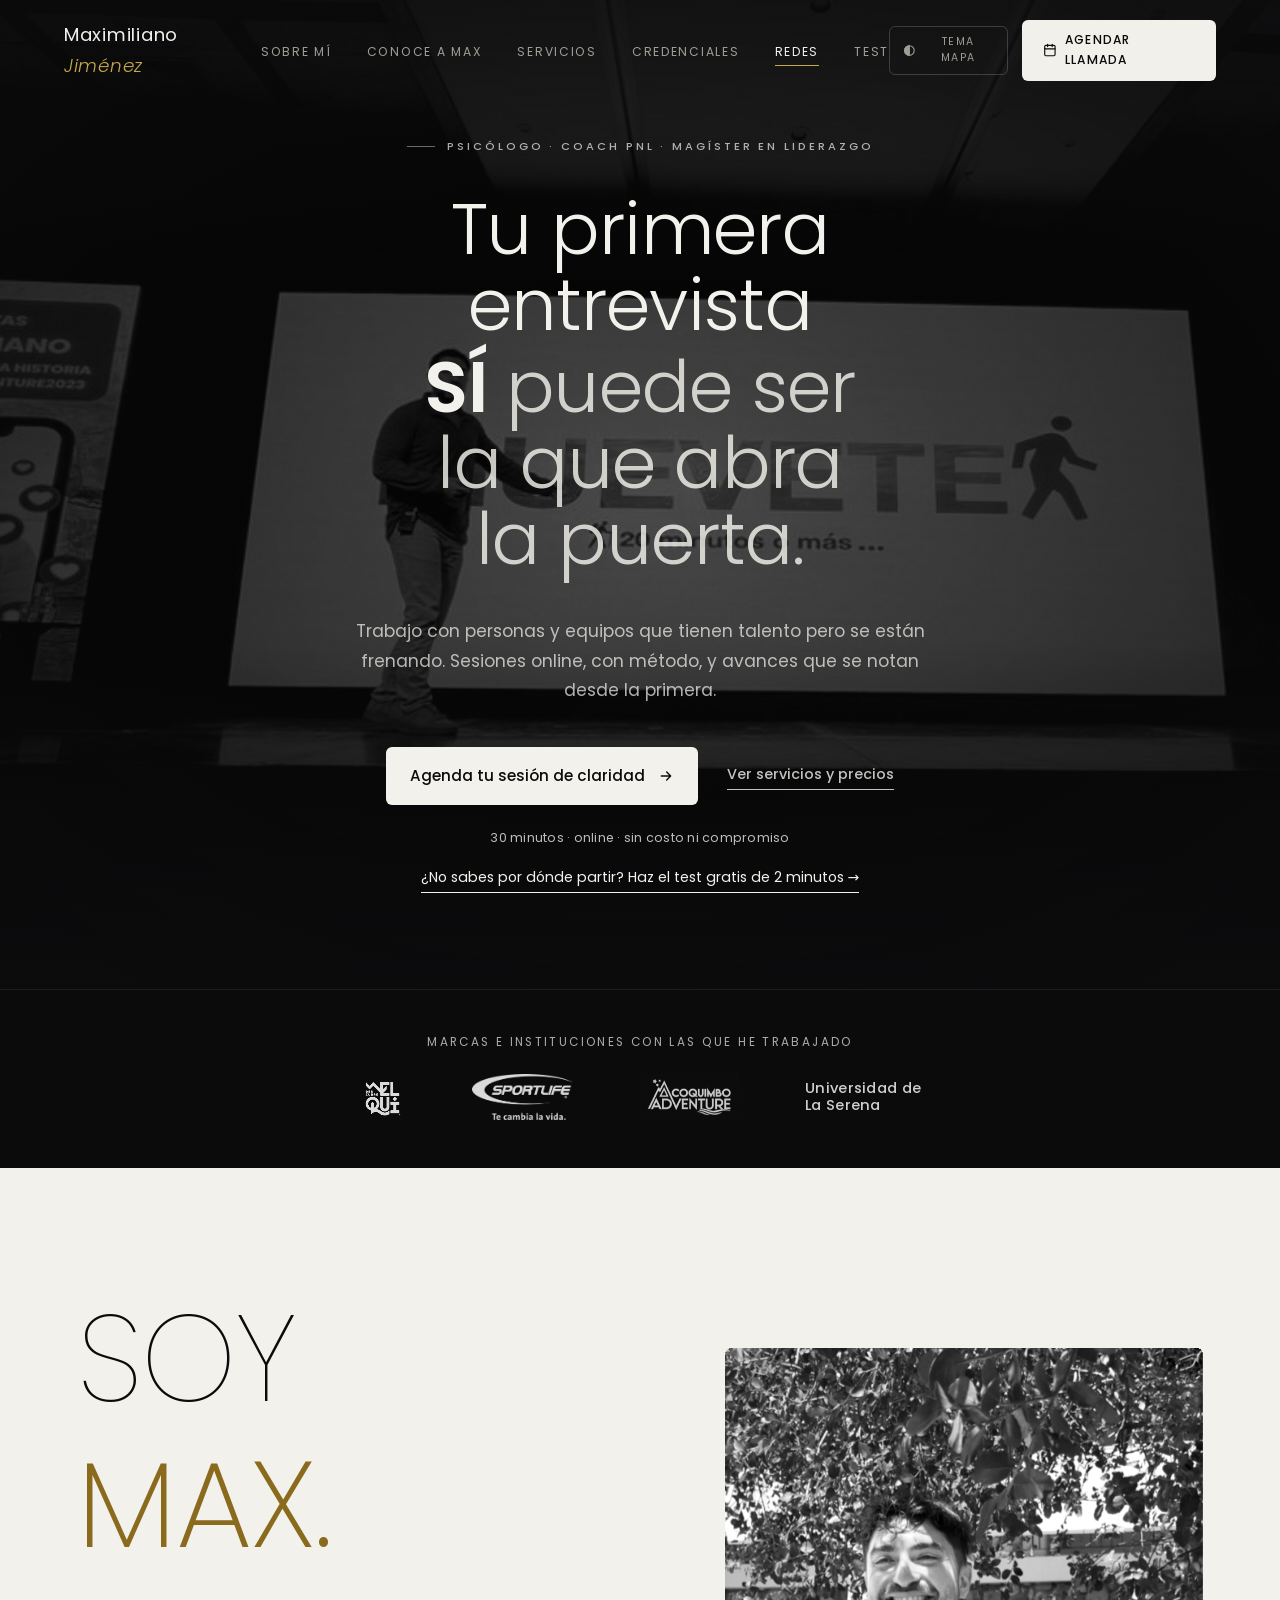
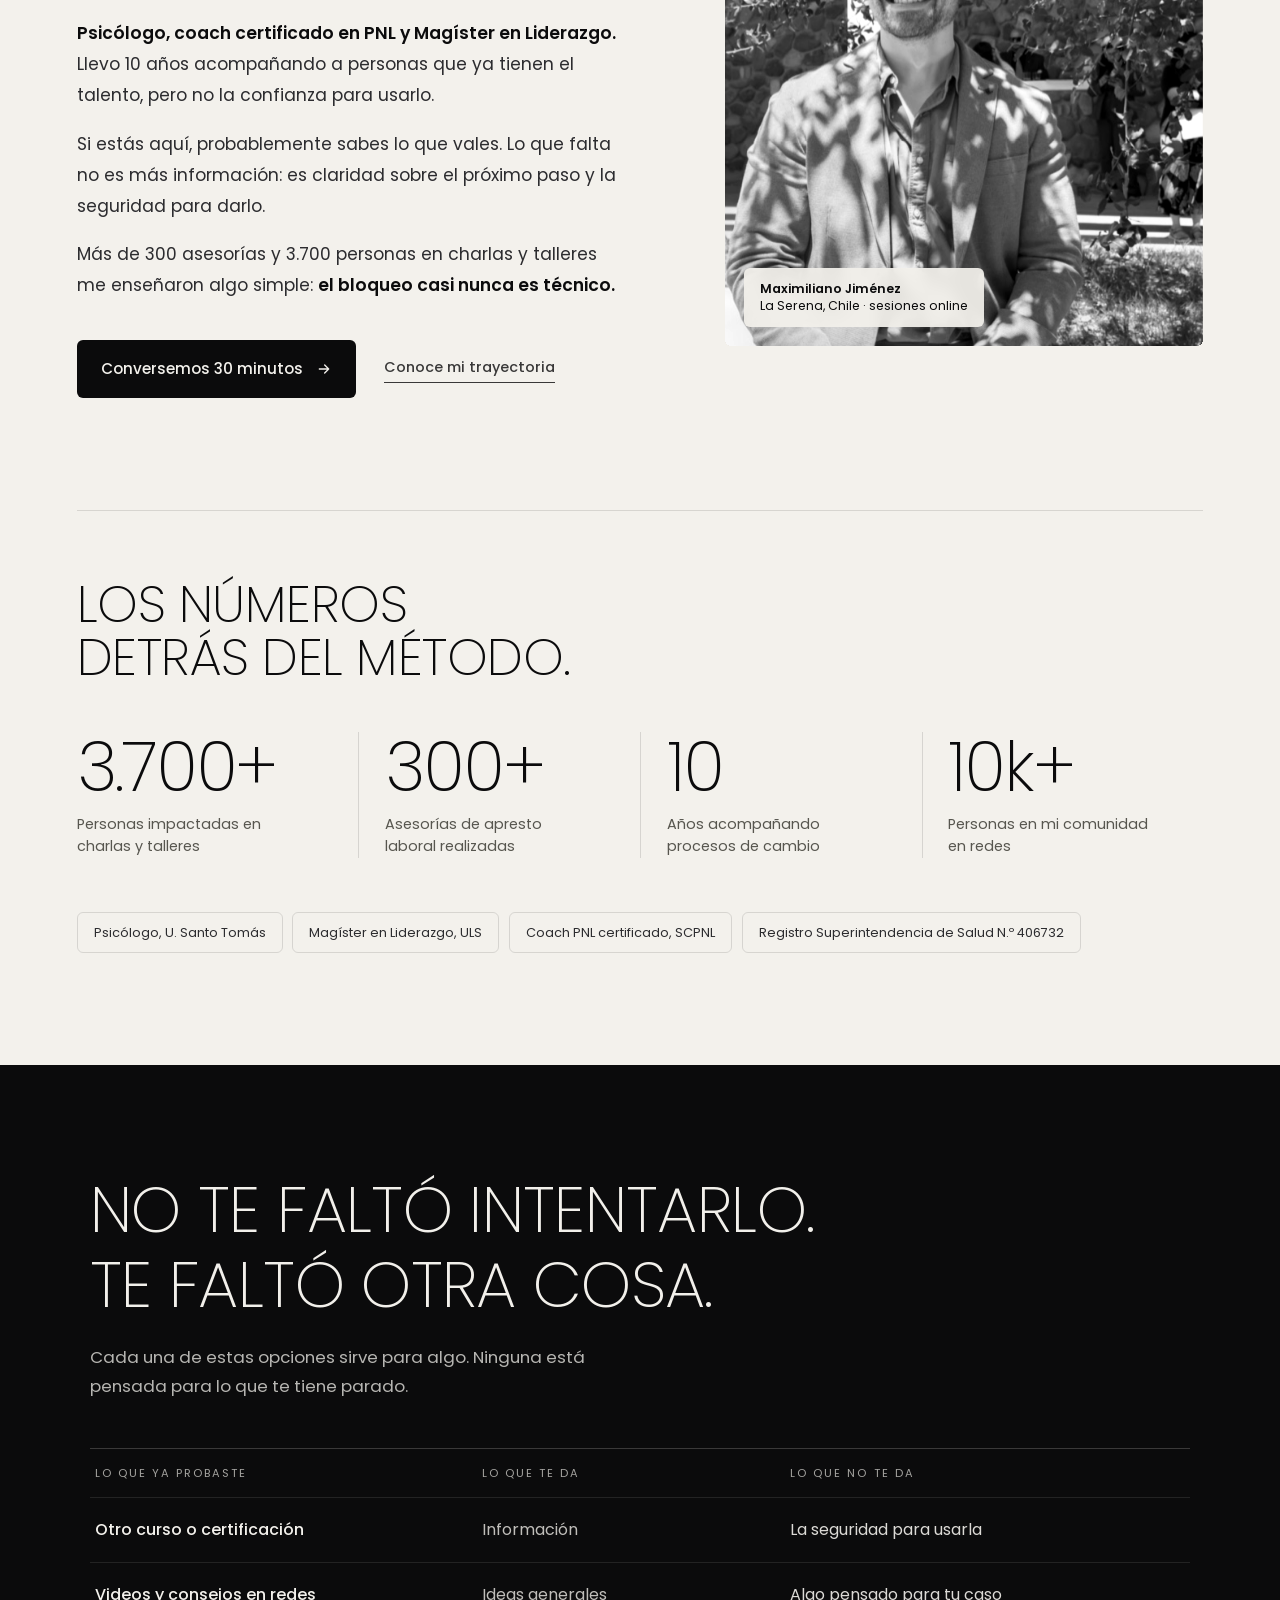
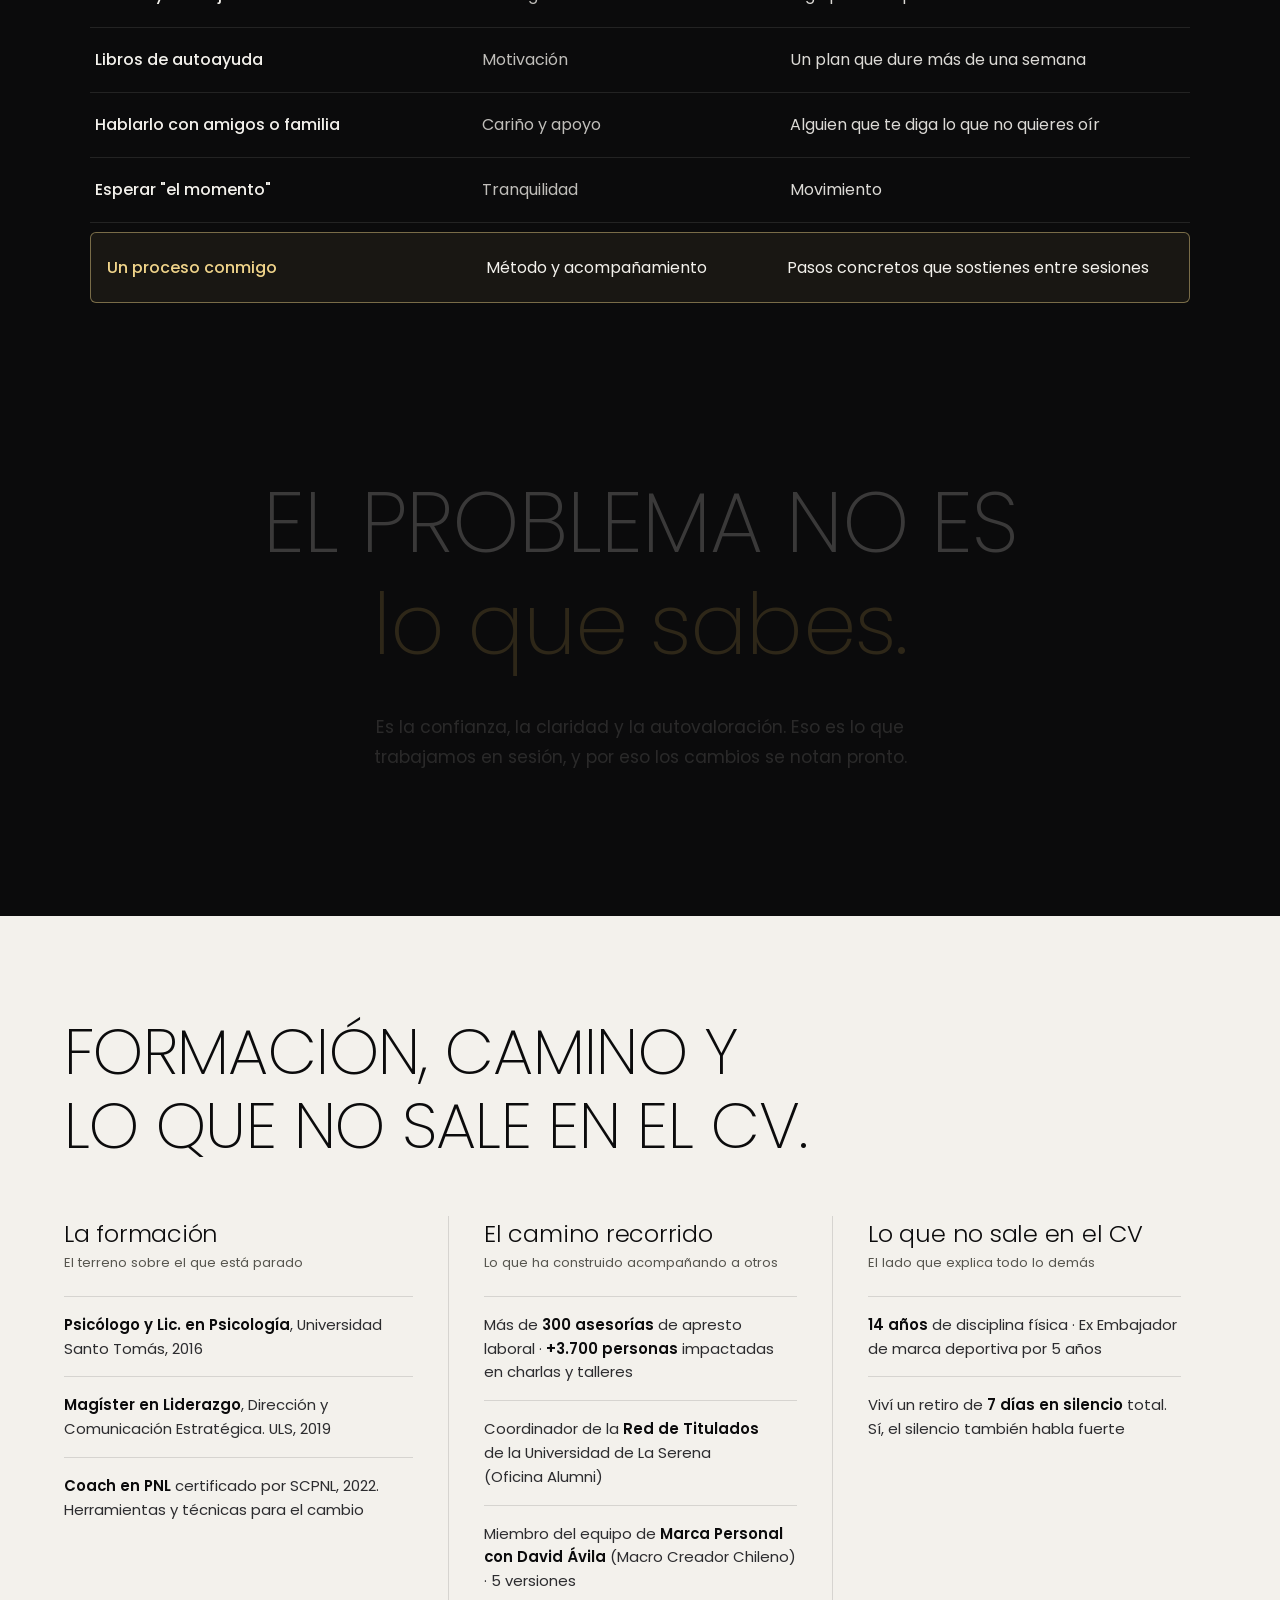
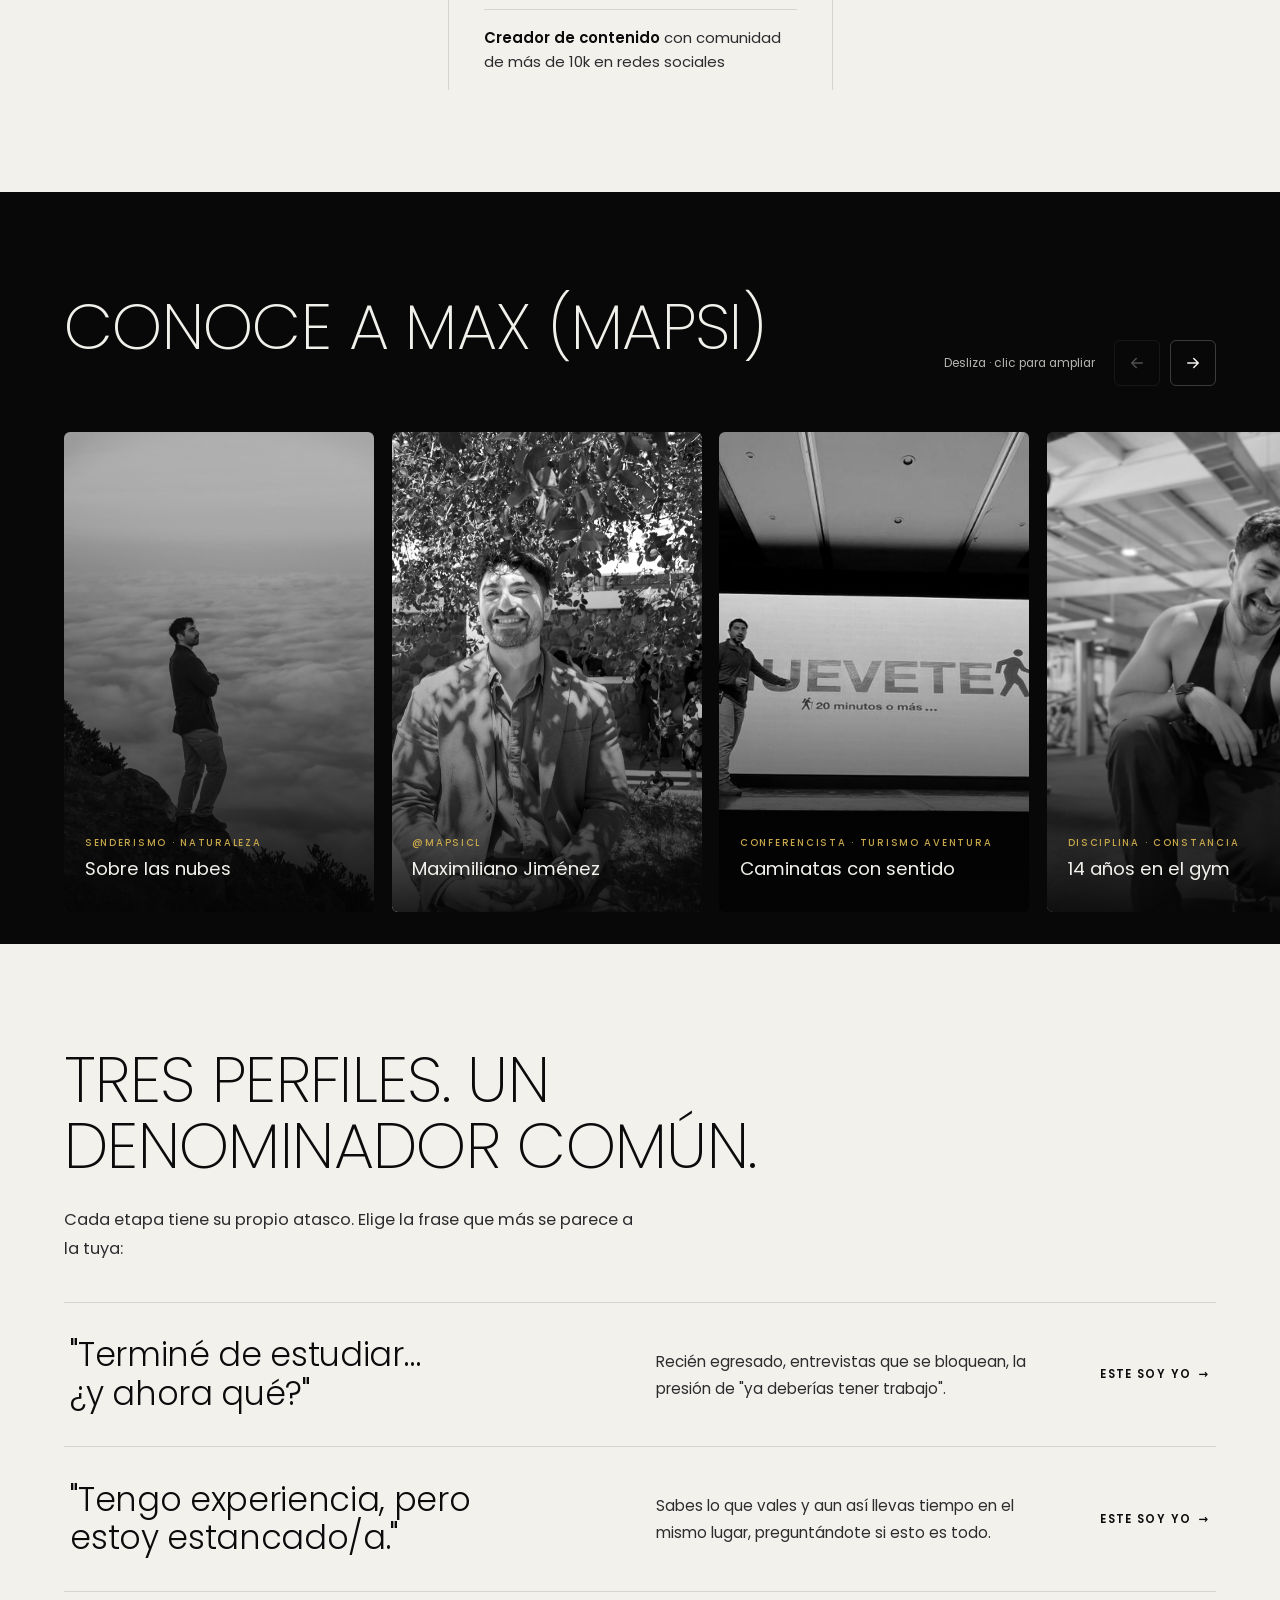
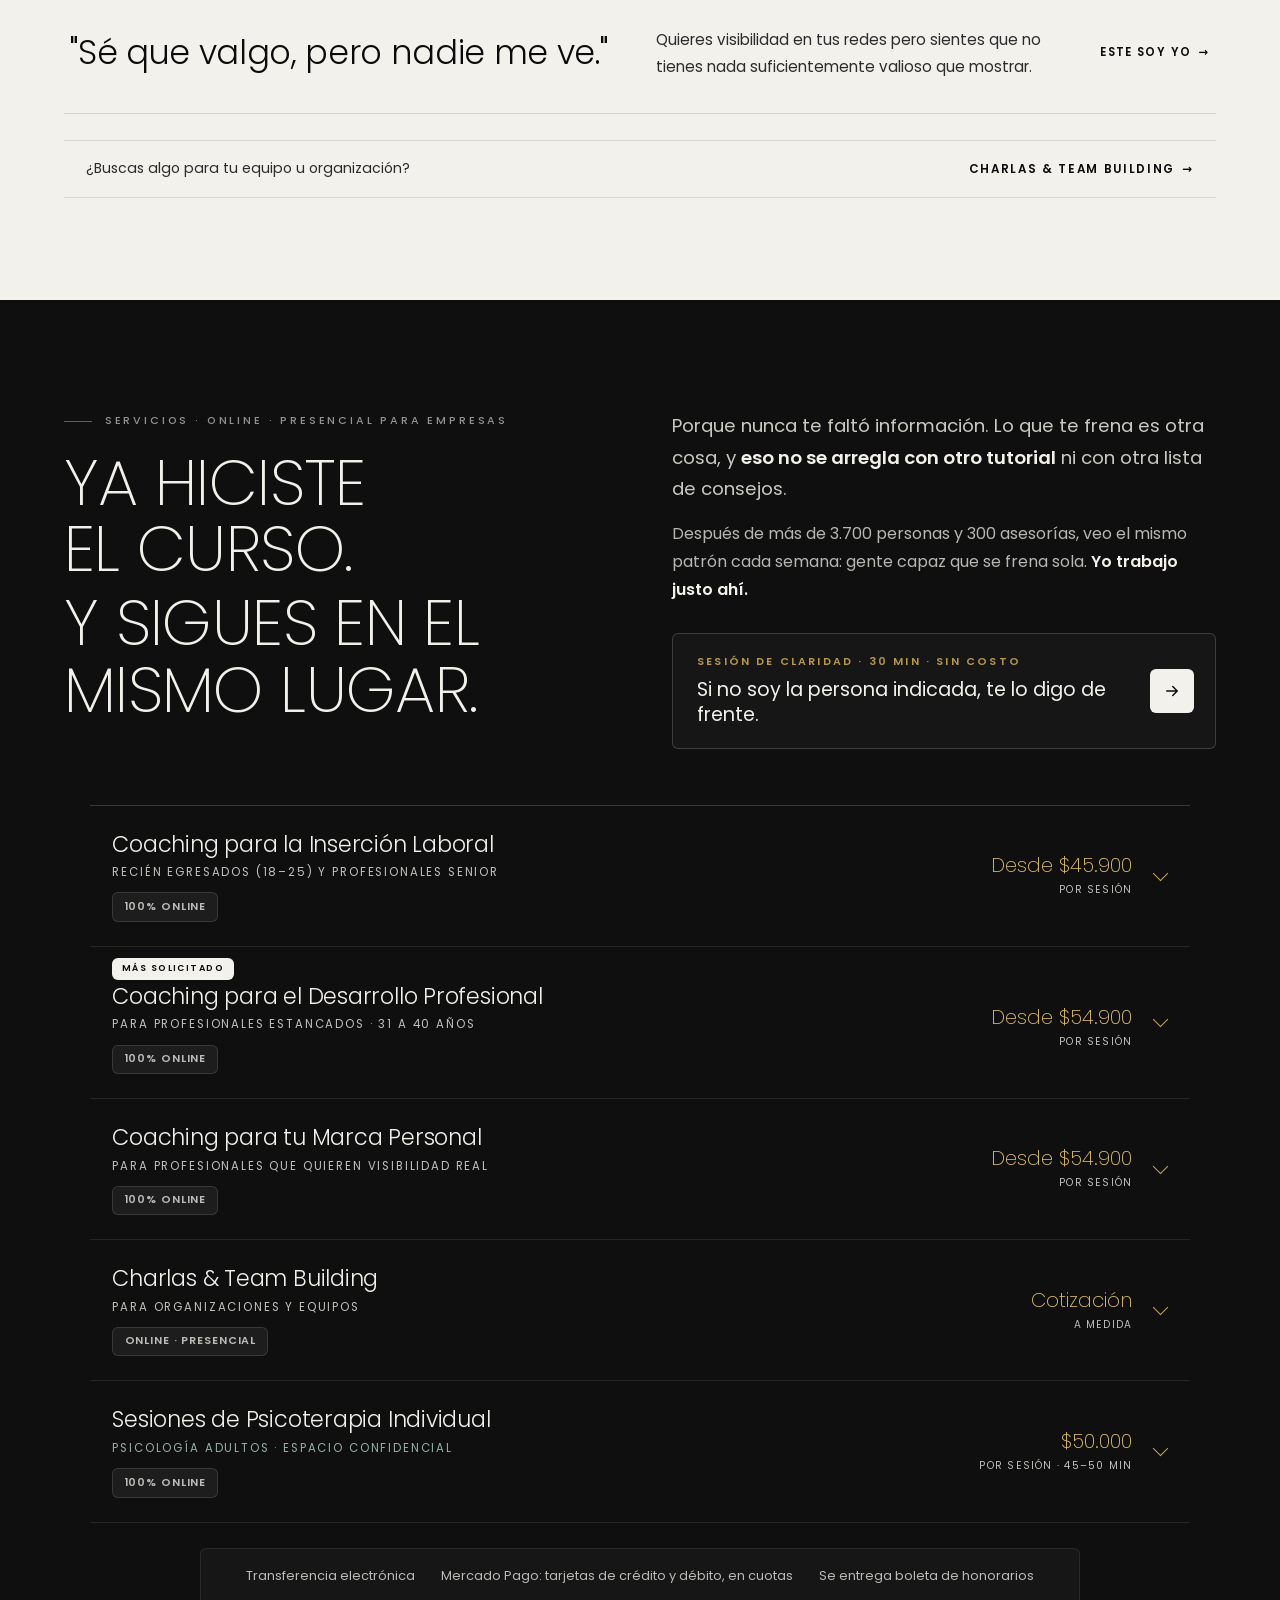
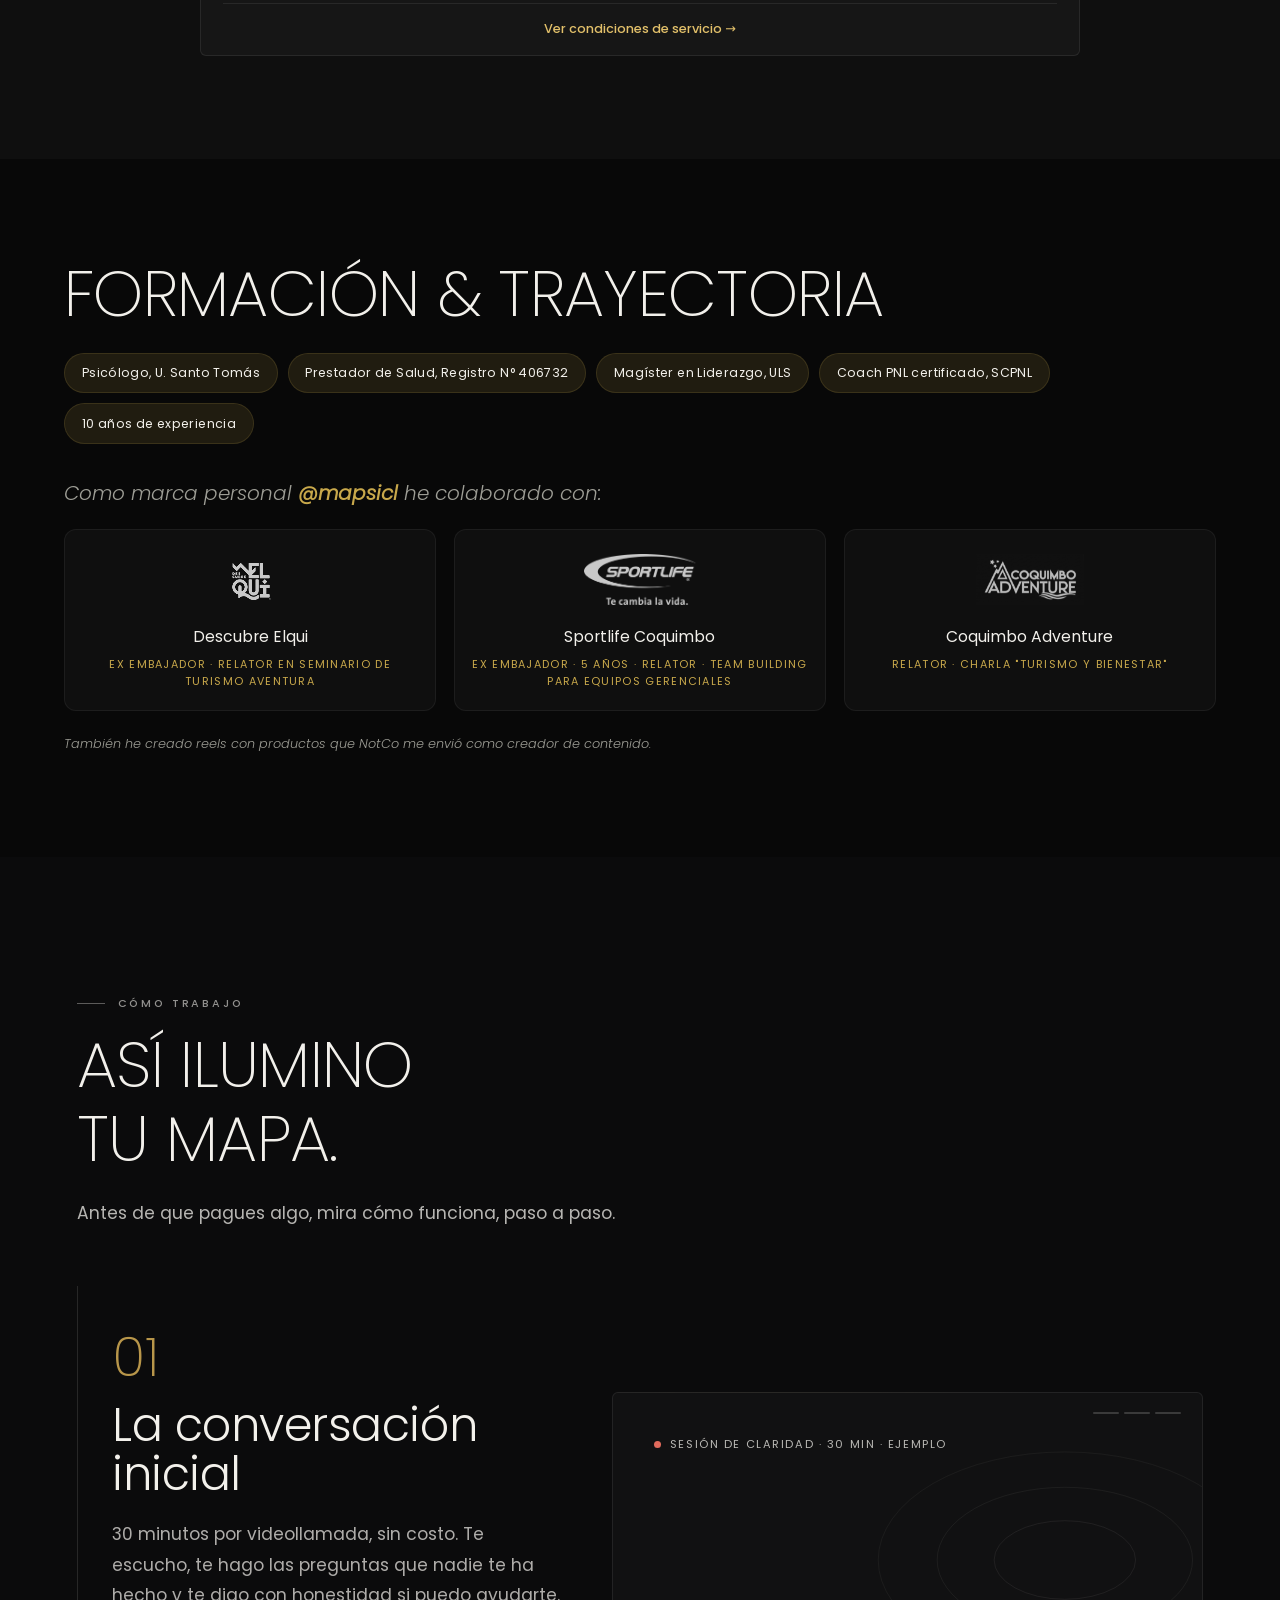
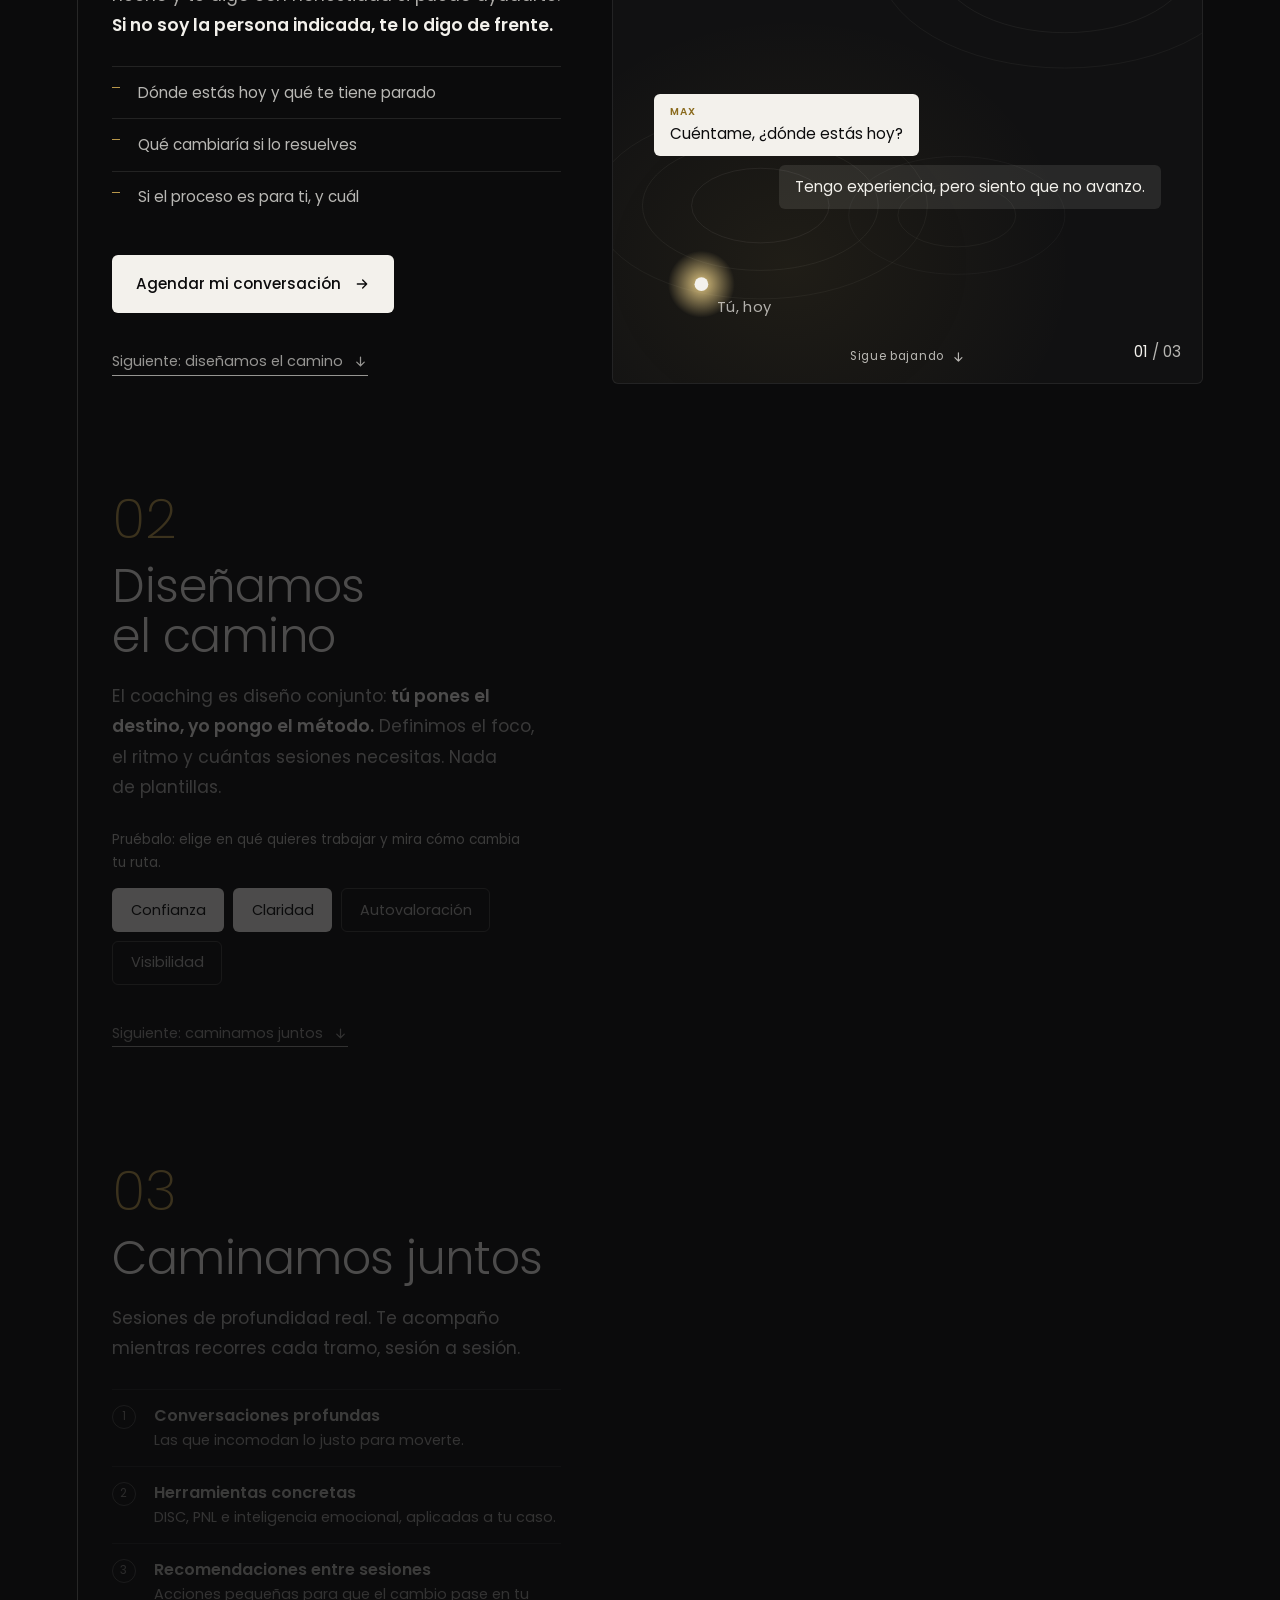
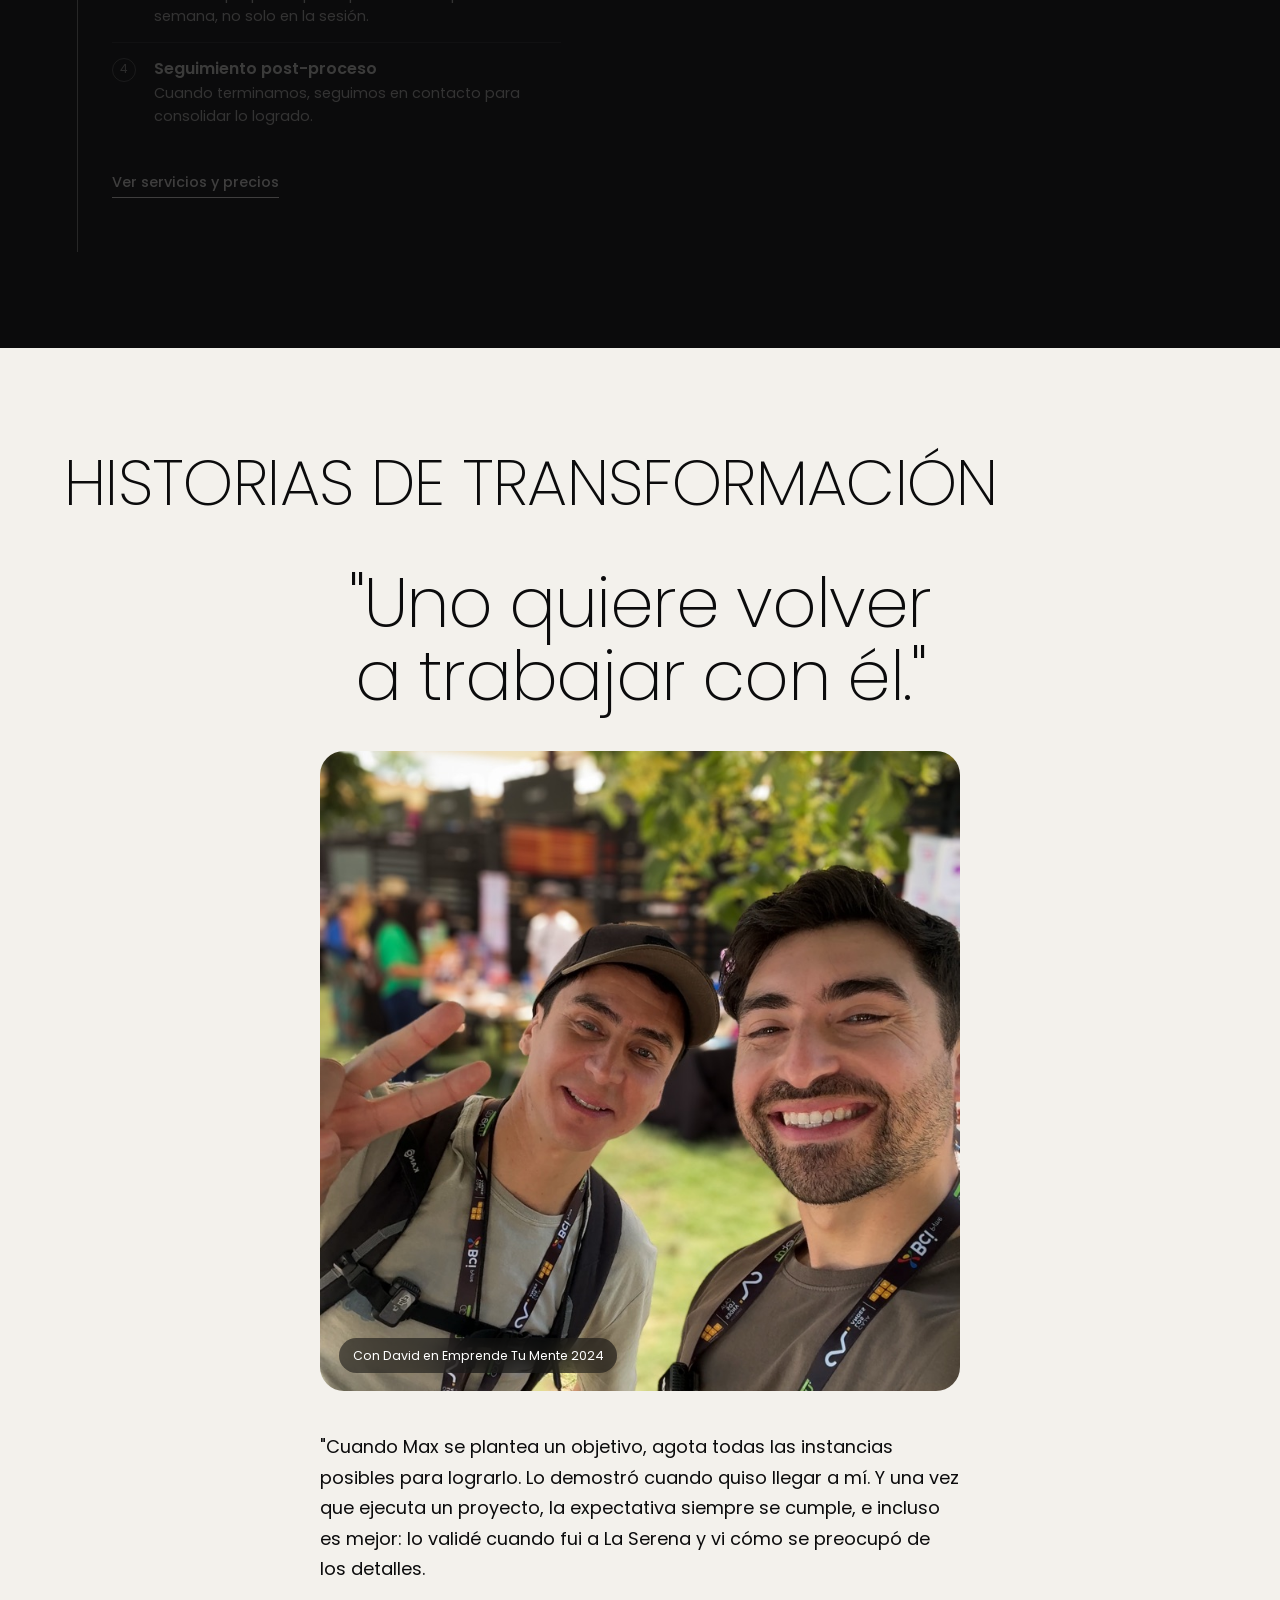
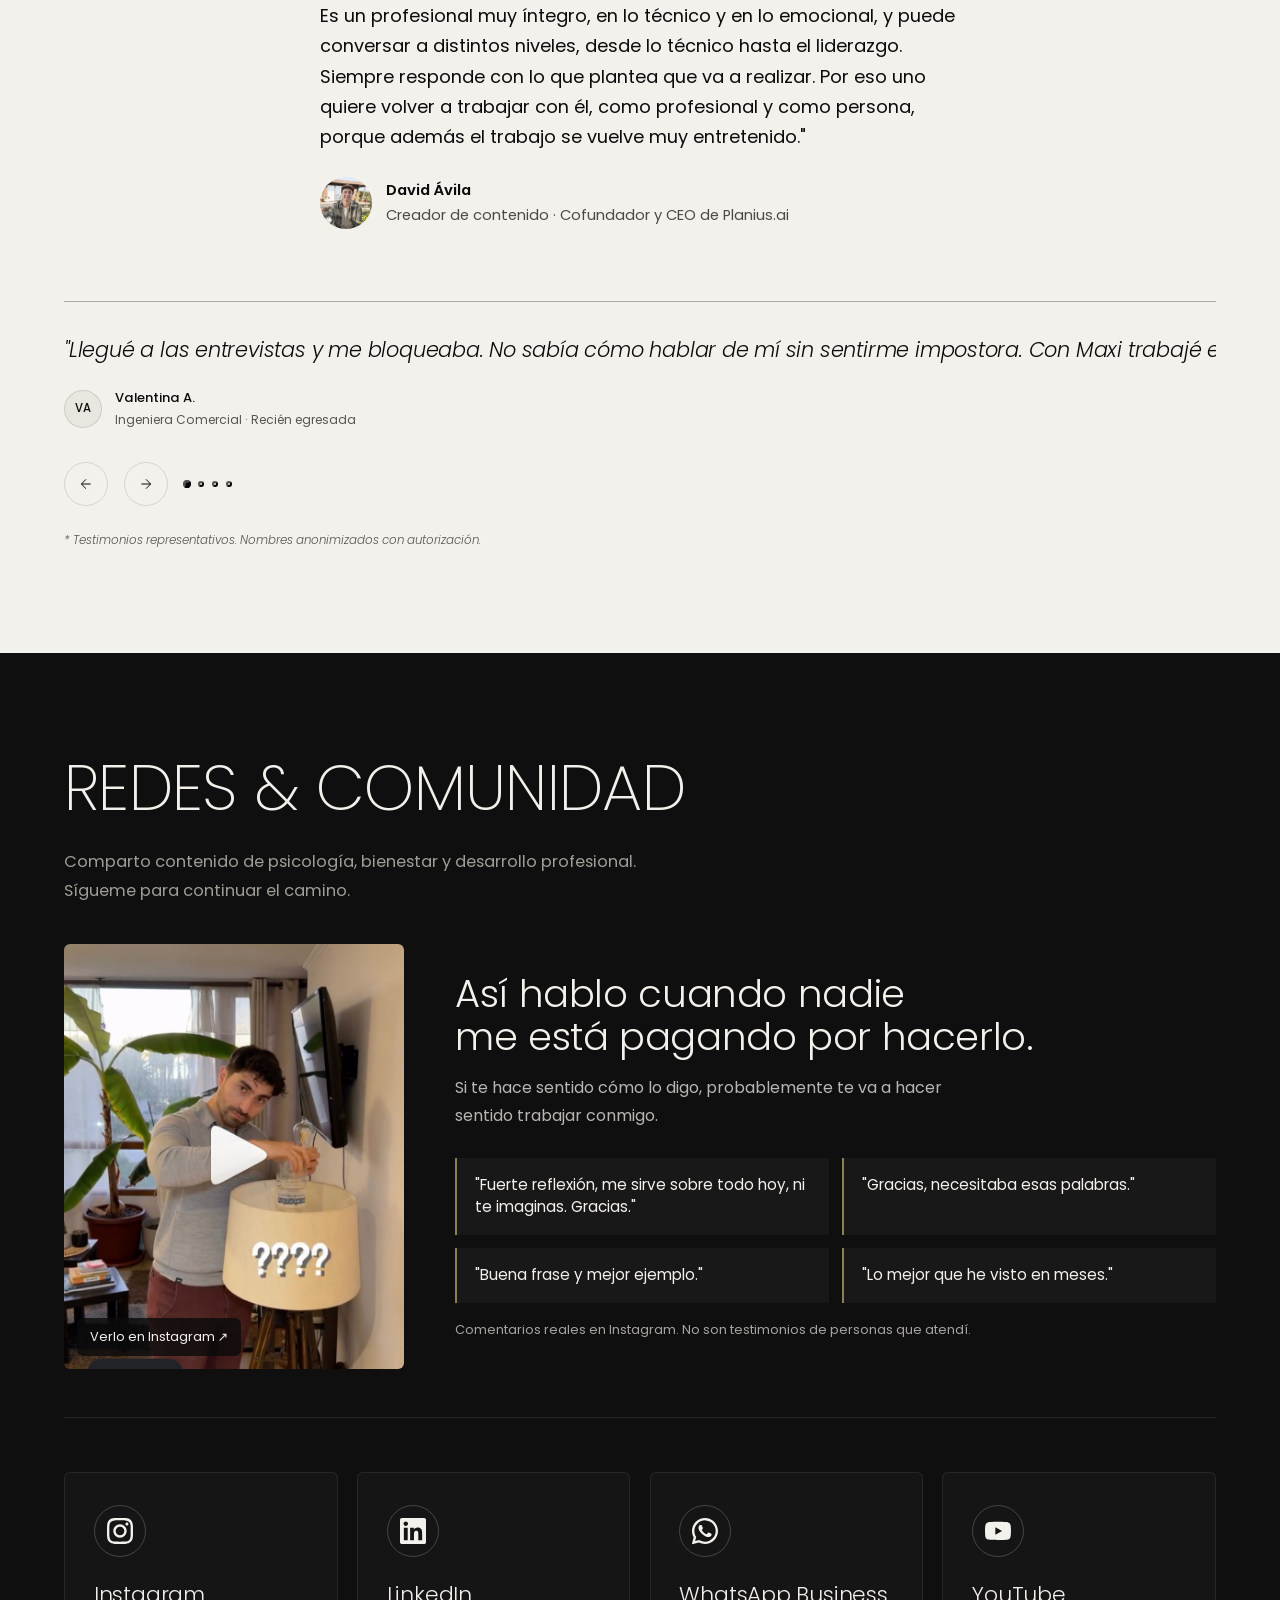
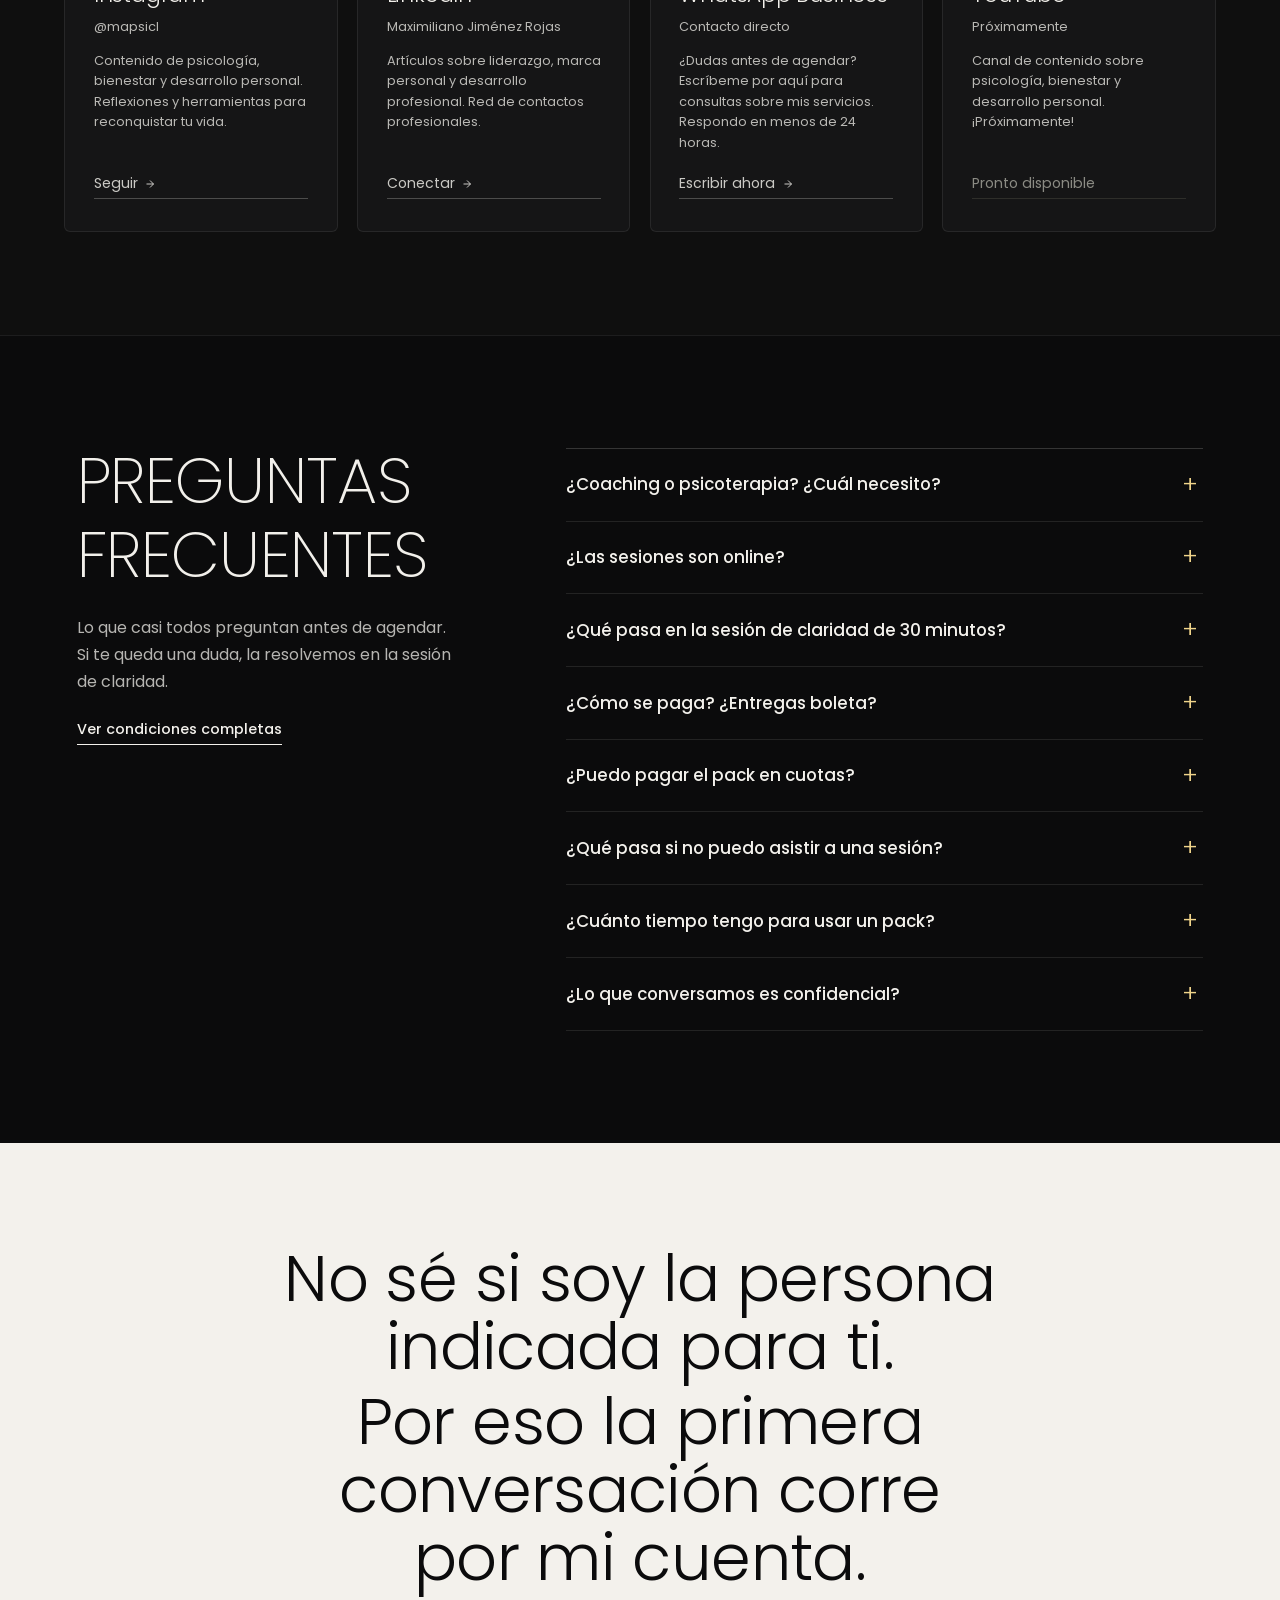
<file: index.html>
<!DOCTYPE html>
<html lang="es">
<head>
  <meta charset="UTF-8" />
  <meta name="viewport" content="width=device-width, initial-scale=1.0, viewport-fit=cover" />
  <meta name="theme-color" content="#080808" />
  <meta name="apple-mobile-web-app-capable" content="yes" />
  <meta name="apple-mobile-web-app-status-bar-style" content="black-translucent" />
  <meta name="description" content="Maximiliano Jiménez — Psicólogo, Coach PNL y Magíster en Liderazgo. Coaching para inserción laboral, desarrollo profesional y marca personal en Chile. Sesiones de psicoterapia individual online. +3.700 personas impactadas." />
  <meta name="keywords" content="coach inserción laboral Chile, coaching desarrollo profesional, marca personal redes sociales Chile, psicólogo coach PNL, coach para entrevistas de trabajo, coaching carrera profesional, cómo conseguir primer empleo, coach profesional La Serena, psicólogo online Chile, psicoterapia individual online, terapia psicológica online" />
  <meta name="author" content="Maximiliano Jiménez Rojas" />
  <link rel="canonical" href="https://www.mapsi.cl/" />
  <!-- Vista previa al compartir (WhatsApp, LinkedIn, Instagram, X) -->
  <meta property="og:title" content="Maximiliano Jiménez · Psicólogo y Coach PNL" />
  <meta property="og:description" content="Coaching para inserción laboral, desarrollo profesional y marca personal, y psicoterapia online. Reconquista tu mapa." />
  <meta property="og:type" content="website" />
  <meta property="og:url" content="https://www.mapsi.cl/" />
  <meta property="og:site_name" content="Maximiliano Jiménez" />
  <meta property="og:locale" content="es_CL" />
  <meta property="og:image" content="https://www.mapsi.cl/img/og-image.jpg" />
  <meta property="og:image:width" content="1200" />
  <meta property="og:image:height" content="630" />
  <meta property="og:image:alt" content="Maximiliano Jiménez en el escenario. Reconquista tu mapa." />
  <meta name="twitter:card" content="summary_large_image" />
  <!-- Íconos -->
  <link rel="icon" href="/favicon.ico" sizes="any" />
  <link rel="icon" type="image/png" sizes="32x32" href="/favicon-32.png" />
  <link rel="apple-touch-icon" href="/apple-touch-icon.png" />
  <link rel="manifest" href="/site.webmanifest" />
  <!-- Ficha profesional para buscadores -->
  <script type="application/ld+json">
  {
    "@context": "https://schema.org",
    "@type": "ProfessionalService",
    "name": "Maximiliano Jiménez · Psicólogo y Coach",
    "url": "https://www.mapsi.cl/",
    "image": "https://www.mapsi.cl/img/og-image.jpg",
    "description": "Coaching para inserción laboral, desarrollo profesional y marca personal, psicoterapia individual online y charlas para organizaciones.",
    "priceRange": "$45.900 – $64.900 CLP por sesión",
    "areaServed": "CL",
    "address": { "@type": "PostalAddress", "addressLocality": "La Serena", "addressRegion": "Coquimbo", "addressCountry": "CL" },
    "founder": {
      "@type": "Person",
      "name": "Maximiliano Jiménez Rojas",
      "jobTitle": "Psicólogo, Coach PNL y Magíster en Liderazgo",
      "sameAs": ["https://www.instagram.com/mapsicl/", "https://www.linkedin.com/in/maximiliano-jimenez-rojas-b252bbba/"]
    },
    "makesOffer": [
      { "@type": "Offer", "itemOffered": { "@type": "Service", "name": "Coaching para la Inserción Laboral" } },
      { "@type": "Offer", "itemOffered": { "@type": "Service", "name": "Coaching para el Desarrollo Profesional" } },
      { "@type": "Offer", "itemOffered": { "@type": "Service", "name": "Coaching para tu Marca Personal" } },
      { "@type": "Offer", "itemOffered": { "@type": "Service", "name": "Psicoterapia individual online" } },
      { "@type": "Offer", "itemOffered": { "@type": "Service", "name": "Charlas y Team Building para organizaciones" } }
    ]
  }
  </script>
  <title>Maximiliano Jiménez — Psicólogo & Coach PNL | La Serena, Chile</title>

  <!-- Fonts: Instrument Sans (cuerpo, carácter sutil) + DM Serif Display (titulares y cursivas editoriales) -->
  <link href="/fonts/fonts.css" rel="stylesheet" />
  <!-- Tema: "pro" por defecto, "mapa" opcional; se aplica antes de pintar para evitar parpadeo -->
  <script>
    (function () {
      var t = 'pro';
      try { t = localStorage.getItem('mj-theme') || 'pro'; } catch (e) {}
      document.documentElement.setAttribute('data-theme', t === 'mapa' ? 'mapa' : 'pro');
      // Respaldo: si el splash no llega a avisar, el hero igual se muestra
      setTimeout(function () { document.documentElement.classList.add('mj-ready'); }, 4000);
    })();
  </script>

  <style>
    /* =============================================
       CSS VARIABLES
    ============================================= */
    :root {
      --bg:        #080808;
      --bg2:       #0f0f0f;
      --bg3:       #161616;
      --bg4:       #1c1c1c;
      --gold:      #c8a84b;
      --gold2:     #e2c06a;
      --gold3:     #f0d48a;
      --gold-dim:  rgba(200,168,75,0.12);
      --gold-glow: rgba(200,168,75,0.22);
      --purple:      #7c4dff;
      --purple-d:    #4f2fb3;
      --purple-glow: rgba(124,77,255,0.35);
      --white:     #f2f0eb;
      --grey1:     #9e9e96;
      --grey2:     #8b8b84;   /* antes #5a5a54: 2,9:1 sobre negro; ahora ~5,8:1 */
      --grey3:     #2e2e2a;
      --border:    rgba(200,168,75,0.16);
      --border2:   rgba(255,255,255,0.06);
      --ease:      cubic-bezier(0.16, 1, 0.3, 1);
      --ease2:     cubic-bezier(0.4, 0, 0.2, 1);
      --font-d:    'DM Serif Display', Georgia, serif;
      --font-s:    'Instrument Sans', system-ui, sans-serif;
    }

    *, *::before, *::after { box-sizing: border-box; margin: 0; padding: 0; }
    html { scroll-behavior: smooth; font-size: 16px; }
    body {
      background: var(--bg);
      color: var(--white);
      font-family: var(--font-s);
      font-weight: 300;
      line-height: 1.7;
      overflow-x: hidden;
      cursor: none;
    }
    img { display: block; max-width: 100%; height: auto; }
    video { max-width: 100%; }
    a { color: inherit; text-decoration: none; }
    ::selection { background: var(--gold); color: var(--bg); }

    /* =============================================
       CURSOR
    ============================================= */
    #c-dot {
      position: fixed; top: 0; left: 0;
      width: 7px; height: 7px;
      background: var(--gold); border-radius: 50%;
      pointer-events: none; z-index: 9999;
      transform: translate(-50%,-50%);
      transition: width .2s, height .2s;
    }
    #c-ring {
      position: fixed; top: 0; left: 0;
      width: 38px; height: 38px;
      border: 1.5px solid rgba(200,168,75,.45);
      border-radius: 50%;
      pointer-events: none; z-index: 9998;
      transform: translate(-50%,-50%);
      transition: width .3s var(--ease), height .3s var(--ease), border-color .3s, opacity .3s;
    }
    body.on-hover #c-dot { width: 10px; height: 10px; }
    body.on-hover #c-ring { width: 58px; height: 58px; border-color: var(--gold); }
    @media (hover:none), (pointer:coarse) { #c-dot,#c-ring { display: none; } body { cursor: auto; } }

    /* =============================================
       SPLASH
    ============================================= */
    #splash {
      position: fixed; inset: 0;
      background: var(--bg); z-index: 10000;
      display: flex; flex-direction: column;
      align-items: center; justify-content: center; gap: 1.4rem;
      overflow: hidden;
    }
    /* Halo dorado que respira detrás del nombre */
    #splash::before {
      content: ''; position: absolute;
      width: 70vmax; height: 70vmax; border-radius: 50%;
      background: radial-gradient(circle, rgba(200,168,75,.08), transparent 62%);
      opacity: 0; transform: scale(.55);
      animation: sp-glow 2.2s var(--ease) forwards;
    }
    @keyframes sp-glow { to { opacity: 1; transform: scale(1); } }
    /* Polvo dorado flotante */
    #sp-canvas {
      position: absolute; inset: 0; width: 100%; height: 100%;
      opacity: 0; animation: sp-in 1.2s .15s forwards;
    }
    #sp-name, #sp-bar, #sp-sub { z-index: 1; }
    #splash.fast #sp-canvas { display: none; }
    /* Salida tipo telón: revela el hero hacia arriba */
    #splash.hide { animation: sp-hide .85s cubic-bezier(.76,0,.24,1) forwards; }
    @keyframes sp-hide { to { transform: translateY(-100%); pointer-events: none; visibility: hidden; } }
    #sp-name {
      font-family: var(--font-d); font-size: clamp(1.7rem,4vw,3rem);
      color: var(--white); text-align: center; padding: 0 1rem;
      letter-spacing: .38em; opacity: 0; filter: blur(7px);
      animation: sp-name 1.15s .25s var(--ease) forwards;
      position: relative;
    }
    #sp-name em { font-style: italic; color: var(--gold2); }
    @keyframes sp-name { to { letter-spacing: .06em; opacity: 1; filter: blur(0); } }
    /* La barra se traza como una ruta, con waypoint en la punta */
    #sp-bar {
      position: relative; width: 0; height: 1px;
      background: linear-gradient(90deg, transparent, var(--gold), var(--gold2));
      animation: sp-bar 1.1s .95s var(--ease) forwards;
    }
    @keyframes sp-bar { to { width: 170px; } }
    #sp-bar::after {
      content: ''; position: absolute; right: -3px; top: 50%;
      width: 7px; height: 7px; margin-top: -3.5px; border-radius: 50%;
      background: var(--gold2);
      box-shadow: 0 0 14px rgba(226,192,106,.9), 0 0 30px rgba(226,192,106,.4);
      opacity: 0; animation: sp-in .4s 1.15s forwards;
    }
    #sp-sub {
      font-size: .72rem; letter-spacing: .3em; text-transform: uppercase; color: var(--gold);
      opacity: 0; transform: translateY(8px);
      animation: sp-up .7s 1.55s var(--ease) forwards;
      position: relative; text-align: center; padding: 0 1rem;
    }
    @keyframes sp-in { to { opacity: 1; } }
    @keyframes sp-up { to { opacity: 1; transform: none; } }
    /* Visita repetida en la misma sesión: todo ya visible, salida inmediata */
    #splash.fast #sp-name, #splash.fast #sp-sub, #splash.fast::before { animation: none; opacity: 1; filter: none; letter-spacing: .06em; transform: none; }
    #splash.fast #sp-bar { animation: none; width: 170px; }
    #splash.fast #sp-bar::after { animation: none; opacity: 1; }

    /* =============================================
       SCROLL REVEALS
    ============================================= */
    .rv, .rv-z, .rv-l, .rv-r {
      opacity: 0; transition: opacity .85s var(--ease), transform .85s var(--ease);
    }
    .rv   { transform: translateY(40px); }
    .rv-z { transform: scale(.93); }
    .rv-l { transform: translateX(-50px); }
    .rv-r { transform: translateX(50px); }
    .rv.on, .rv-z.on, .rv-l.on, .rv-r.on { opacity: 1; transform: none; }
    .d1 { transition-delay: .08s; }
    .d2 { transition-delay: .18s; }
    .d3 { transition-delay: .30s; }
    .d4 { transition-delay: .44s; }
    .d5 { transition-delay: .60s; }

    /* =============================================
       NAV
    ============================================= */
    nav {
      position: fixed; top: 0; left: 0; right: 0;
      z-index: 900;
      padding: 1.2rem 5vw;
      padding-top: calc(1.2rem + env(safe-area-inset-top));
      display: flex; align-items: center; justify-content: space-between;
      transition: background .4s, border-color .4s, backdrop-filter .4s;
      border-bottom: 1px solid transparent;
    }
    nav.solid {
      background: rgba(8,8,8,.85);
      backdrop-filter: blur(24px); -webkit-backdrop-filter: blur(24px);
      border-bottom-color: var(--border2);
    }
    .nav-logo {
      font-family: var(--font-d); font-size: 1.15rem; letter-spacing: .04em;
    }
    .nav-logo em { font-style: italic; color: var(--gold); }
    .nav-links { display: flex; gap: 2.2rem; list-style: none; }
    .nav-links a {
      font-size: .76rem; letter-spacing: .14em; text-transform: uppercase;
      color: var(--grey1); transition: color .3s;
    }
    .nav-links a:hover { color: var(--gold); }
    .nav-wa {
      display: inline-flex; align-items: center; gap: .5rem;
      font-size: .76rem; font-weight: 500; letter-spacing: .1em; text-transform: uppercase;
      background: var(--gold); color: var(--bg);
      padding: .6rem 1.3rem; border-radius: 2px;
      transition: background .3s, transform .2s;
    }
    .nav-wa:hover { background: var(--gold2); transform: translateY(-1px); }
    .burger {
      display: none; flex-direction: column; gap: 5px;
      background: none; border: none; cursor: pointer; padding: 4px;
    }
    .burger span { display: block; width: 22px; height: 1px; background: var(--white); transition: transform .3s, opacity .3s; }
    .burger.open span:nth-child(1) { transform: translateY(6px) rotate(45deg); }
    .burger.open span:nth-child(2) { opacity: 0; }
    .burger.open span:nth-child(3) { transform: translateY(-6px) rotate(-45deg); }
    .mob-menu {
      display: none; position: fixed; inset: 0;
      background: rgba(8,8,8,.97); z-index: 800;
      flex-direction: column; align-items: center; justify-content: center; gap: 2.8rem;
    }
    .mob-menu.open { display: flex; }
    .mob-menu a {
      font-family: var(--font-d); font-size: 2rem; font-style: italic;
      transition: color .3s;
    }
    .mob-menu a:hover { color: var(--gold); }
    @media (max-width:900px) {
      .nav-links, .nav-wa { display: none; }
      .burger { display: flex; }
    }

    /* =============================================
       SHARED LAYOUT
    ============================================= */
    .wrap { max-width: 1360px; margin: 0 auto; padding: 0 5vw; }
    /* Solo vertical: el margen lateral lo pone .wrap (antes este shorthand lo dejaba en 0) */
    .sec { padding-top: clamp(3.5rem,8vw,7rem); padding-bottom: clamp(3.5rem,8vw,7rem); }
    .sec-full { padding: clamp(3.5rem,8vw,7rem) 5vw; }
    .label {
      display: inline-flex; align-items: center; gap: .8rem;
      font-size: .7rem; letter-spacing: .28em; text-transform: uppercase; color: var(--gold);
      margin-bottom: 1.2rem;
    }
    .label::before { content:''; display: block; width: 24px; height: 1px; background: var(--gold); }
    .h2 {
      font-family: var(--font-d);
      font-size: clamp(2rem, 4.5vw, 3.8rem);
      font-weight: 400; line-height: 1.15; color: var(--white); margin-bottom: 1.4rem;
    }
    .h2 em { font-style: italic; color: var(--gold); }
    .body-text { font-size: clamp(.92rem,1.3vw,1.02rem); color: var(--grey1); line-height: 1.95; max-width: 600px; }
    .gold-dash { width: 40px; height: 1px; background: var(--gold); margin-bottom: 1.8rem; }

    /* =============================================
       MARQUEE / TICKER
    ============================================= */
    .marquee-wrap {
      border-top: 1px solid var(--border2);
      border-bottom: 1px solid var(--border2);
      background: var(--bg2);
      overflow: hidden; padding: 1rem 0;
    }
    .marquee-track {
      display: flex; gap: 0;
      animation: marquee 28s linear infinite;
      white-space: nowrap;
      width: max-content;
    }
    .marquee-wrap:hover .marquee-track { animation-play-state: paused; }
    @keyframes marquee { from { transform: translateX(0); } to { transform: translateX(-50%); } }
    .m-item {
      display: inline-flex; align-items: center; gap: 1rem;
      padding: 0 2.5rem;
      font-size: .72rem; letter-spacing: .2em; text-transform: uppercase; color: var(--grey2);
    }
    .m-dot { width: 4px; height: 4px; border-radius: 50%; background: var(--gold); flex-shrink: 0; }

    /* =============================================
       HERO
    ============================================= */
    #hero {
      position: relative; min-height: 100svh;
      display: flex; align-items: center;
      overflow: hidden;
    }
    /* Video background */
    .hero-video {
      position: absolute; inset: 0; z-index: 0;
      width: 100%; height: 100%;
      object-fit: cover;
      opacity: .55;
    }
    /* Con video activo, los blobs se ocultan (ahorra GPU/batería) */
    #hero.video-on .mesh-blob { display: none; }
    /* Directional blur overlay — fuerte a la izquierda, se desvanece a la derecha */
    .hero-blur-overlay {
      position: absolute; inset: 0; z-index: 1;
      backdrop-filter: blur(10px);
      -webkit-backdrop-filter: blur(10px);
      -webkit-mask-image: linear-gradient(to right, black 0%, black 38%, transparent 72%, transparent 100%);
      mask-image: linear-gradient(to right, black 0%, black 38%, transparent 72%, transparent 100%);
    }
    /* Gradient oscuro sobre el video para mejorar lectura */
    .hero-veil {
      position: absolute; inset: 0; z-index: 1;
      background: linear-gradient(
        to right,
        rgba(8,8,8,.72) 0%,
        rgba(8,8,8,.45) 45%,
        rgba(8,8,8,.10) 75%,
        rgba(8,8,8,.05) 100%
      );
    }
    /* Animated gradient mesh — kept as fallback si el video no carga */
    .hero-mesh {
      position: absolute; inset: 0; z-index: 0; overflow: hidden;
    }
    .mesh-blob {
      position: absolute; border-radius: 50%;
      filter: blur(90px); opacity: .18;
      animation: blob-drift 14s ease-in-out infinite alternate;
    }
    .mb1 { width: 55vw; height: 55vw; background: var(--gold); top: -15%; left: 30%; animation-delay: 0s; }
    .mb2 { width: 35vw; height: 35vw; background: #8b6914; bottom: 0; left: -5%; animation-delay: -5s; }
    .mb3 { width: 25vw; height: 25vw; background: var(--gold2); top: 50%; right: 5%; animation-delay: -9s; }
    @keyframes blob-drift {
      0%   { transform: translate(0,0) scale(1); }
      50%  { transform: translate(3%,5%) scale(1.06); }
      100% { transform: translate(-3%,-4%) scale(.96); }
    }
    /* Grid overlay */
    .hero-grid {
      position: absolute; inset: 0; z-index: 0;
      background-image:
        linear-gradient(rgba(200,168,75,.04) 1px, transparent 1px),
        linear-gradient(90deg, rgba(200,168,75,.04) 1px, transparent 1px);
      background-size: 72px 72px;
      mask-image: radial-gradient(ellipse 80% 80% at center, black 20%, transparent 70%);
    }
    .hero-inner {
      position: relative; z-index: 1;
      max-width: 1360px; margin: 0 auto; padding: 0 5vw;
      padding-top: clamp(5.5rem, 12vw, 8rem);
      padding-bottom: clamp(3.5rem, 7vw, 6rem);
      width: 100%;
    }
    .hero-eyebrow {
      display: flex; align-items: center; gap: .5rem; width: fit-content;
      font-family: var(--font-d); font-style: italic;
      font-size: clamp(1rem, 1.5vw, 1.25rem);
      color: var(--gold2); letter-spacing: .01em;
      margin-bottom: 1rem;
    }
    .hero-eyebrow svg { width: 1.05em; height: 1.05em; flex-shrink: 0; opacity: .85; }
    .hero-badge {
      display: inline-flex; align-items: center; gap: .6rem;
      border: 1px solid var(--border);
      background: rgba(200,168,75,.06);
      padding: .45rem 1rem .45rem .6rem;
      border-radius: 100px; margin-bottom: 2.2rem;
      font-size: .72rem; letter-spacing: .14em; text-transform: uppercase; color: var(--gold);
    }
    .hero-badge-dot { width: 6px; height: 6px; border-radius: 50%; background: var(--gold); animation: pulse 2s ease-in-out infinite; }
    @keyframes pulse { 0%,100% { opacity: 1; transform: scale(1); } 50% { opacity: .5; transform: scale(.8); } }
    .hero-h1 {
      font-family: var(--font-d);
      font-size: clamp(2.6rem,5.5vw,5rem);
      font-weight: 400; line-height: 1.07; letter-spacing: -.015em;
      color: var(--white); margin-bottom: 1.2rem;
    }
    .hero-h1 .italic { font-style: italic; color: var(--gold); display: block; }
    /* Word reveal */
    .hero-h1 .word {
      display: inline-block;
      opacity: 0; transform: translateY(30px);
      transition: opacity .7s var(--ease), transform .7s var(--ease);
    }
    .hero-h1 .word.show { opacity: 1; transform: translateY(0); }
    .hero-pre-sub {
      font-family: var(--font-d); font-style: italic;
      font-size: clamp(1.05rem, 2vw, 1.45rem);
      color: var(--gold); margin-top: 1rem; margin-bottom: .3rem;
      letter-spacing: .01em;
    }
    .hero-sub {
      font-size: clamp(.95rem,1.6vw,1.2rem); font-weight: 300;
      color: var(--grey1); max-width: 540px; line-height: 1.65;
      margin-top: .6rem; margin-bottom: 2.8rem;
    }
    .hero-sub strong { color: var(--white); font-weight: 400; }
    .hero-quick {
      display: flex; align-items: stretch; flex-wrap: wrap;
      margin: 0 0 2.4rem;
    }
    .hq-item {
      display: flex; flex-direction: column; align-items: center; justify-content: center;
      gap: .5rem; padding: .4rem 1.6rem; text-align: center; text-decoration: none;
      transition: transform .25s var(--ease);
    }
    .hq-item:first-of-type { padding-left: 0; }
    .hq-ic { color: var(--gold); display: inline-flex; transition: color .25s var(--ease), transform .25s var(--ease); }
    .hq-ic svg { width: 24px; height: 24px; }
    .hq-lab { font-size: .85rem; color: var(--grey1); white-space: nowrap; transition: color .25s var(--ease); }
    .hq-item:hover .hq-ic, .hq-item:focus-visible .hq-ic { color: var(--gold2); transform: translateY(-3px); }
    .hq-item:hover .hq-lab, .hq-item:focus-visible .hq-lab { color: var(--white); }
    .hq-div { width: 1px; height: 46px; align-self: center; background: var(--border); flex-shrink: 0; }
    @media (max-width: 560px) {
      .hq-item { flex: 1; padding: .3rem .3rem; gap: .35rem; }
      .hq-lab { font-size: .72rem; white-space: normal; }
      .hq-ic svg { width: 20px; height: 20px; }
      .hq-div { height: 42px; }
    }
    .hero-actions { display: flex; gap: 1rem; flex-wrap: wrap; align-items: center; }
    .btn-wa {
      display: inline-flex; align-items: center; gap: .7rem;
      background: #2c7a48; color: #fff;   /* verde más profundo: texto blanco 5,3:1 */
      font-size: .82rem; font-weight: 500; letter-spacing: .08em; text-transform: uppercase;
      padding: .95rem 1.8rem; border-radius: 3px;
      transition: background .3s, transform .2s, box-shadow .3s;
    }
    .btn-wa:hover { background: #23653b; transform: translateY(-2px); box-shadow: 0 10px 36px rgba(58,158,95,.28); }
    .btn-outline {
      display: inline-flex; align-items: center; gap: .5rem;
      color: var(--grey1); font-size: .82rem; letter-spacing: .08em; text-transform: uppercase;
      border-bottom: 1px solid var(--grey2); padding-bottom: 2px;
      transition: color .3s, border-color .3s;
    }
    .btn-outline:hover { color: var(--white); border-color: var(--white); }
    /* Hero stats */
    .hero-stats {
      display: flex; gap: clamp(1.5rem,4vw,3.5rem);
      margin-top: clamp(3rem,6vw,5rem);
      padding-top: 2rem; border-top: 1px solid var(--border2);
    }
    .h-stat-n {
      font-family: var(--font-d); font-size: clamp(2rem,3.5vw,2.8rem);
      color: var(--gold); line-height: 1; margin-bottom: .3rem;
    }
    .h-stat-l {
      font-size: .7rem; letter-spacing: .12em; text-transform: uppercase; color: var(--grey2);
    }
    /* Scroll cue */
    .scroll-cue {
      position: absolute; bottom: 2.5rem; left: 5vw; z-index: 1;
      display: flex; flex-direction: column; align-items: center; gap: .6rem;
    }
    .scroll-cue span { font-size: .65rem; letter-spacing: .25em; text-transform: uppercase; color: var(--grey2); }
    .scroll-line { width: 1px; height: 48px; background: linear-gradient(to bottom, transparent, var(--grey2)); animation: sc-line 1.6s ease-in-out infinite alternate; }
    @keyframes sc-line { from { opacity: .3; transform: scaleY(.5); } to { opacity: 1; transform: scaleY(1); } }

    /* =============================================
       SOBRE MÍ
    ============================================= */
    #sobre-mi { background: var(--bg2); }
    .about-grid {
      display: grid; grid-template-columns: 1fr 1fr; gap: 6vw; align-items: stretch;
    }
    /* Portrait card — sigue la altura de la columna de texto (el mapa cambió la proporción) */
    .about-card {
      position: relative;
      background: var(--bg3); border: 1px solid var(--border);
      border-radius: 3px; overflow: hidden;
      height: 100%; min-height: 460px;
      display: flex; align-items: flex-end;
    }
    .about-card-bg {
      position: absolute; inset: 0;
      background: linear-gradient(150deg, rgba(200,168,75,.1) 0%, rgba(200,168,75,.02) 50%, transparent 100%);
    }
    .about-initials {
      position: absolute; inset: 0;
      display: flex; align-items: center; justify-content: center;
      font-family: var(--font-d); font-size: clamp(6rem,14vw,12rem);
      font-style: italic; color: rgba(200,168,75,.06); line-height: 1;
      pointer-events: none; user-select: none;
    }
    .about-card-info {
      position: relative; z-index: 1;
      padding: 1.5rem 1.8rem;
      background: linear-gradient(to top, rgba(8,8,8,.95) 60%, transparent);
      width: 100%;
    }
    .about-card-name { font-family: var(--font-d); font-size: 1.1rem; margin-bottom: .2rem; }
    .about-card-role { font-size: .72rem; letter-spacing: .15em; text-transform: uppercase; color: var(--gold); }
    .about-badge {
      position: absolute; top: 1.5rem; right: -1rem;
      background: var(--gold); color: var(--bg);
      padding: .9rem 1rem; font-size: .68rem; font-weight: 600;
      letter-spacing: .08em; text-transform: uppercase; text-align: center;
      line-height: 1.5; border-radius: 2px; min-width: 80px;
    }
    /* Floating fact cards */
    @keyframes float-y { from { transform: translateY(0); } to { transform: translateY(-8px); } }
    /* Text side */
    .about-blockquote {
      font-family: var(--font-d); font-style: italic;
      font-size: clamp(1.1rem,2vw,1.5rem); color: var(--white);
      line-height: 1.6; margin-bottom: 2rem;
      padding-left: 1.4rem; border-left: 2px solid var(--gold);
    }
    /* ── EL MAPA DE MAX: rutas colapsables sobre fondo cartográfico ── */
    @keyframes ab-shine { to { left: 125%; } }
    .mapa-max {
      position: relative;
      border: 1px solid var(--border2); border-radius: 12px;
      padding: 1.1rem; margin-bottom: 2rem;
      background-color: var(--bg2);
      overflow: hidden;
    }
    /* Curvas de nivel topográficas (SVG inline, dorado tenue) */
    .mapa-max::before {
      content: ''; position: absolute; inset: 0; pointer-events: none;
      background-image: url("data:image/svg+xml,%3Csvg xmlns='http://www.w3.org/2000/svg' viewBox='0 0 600 400' fill='none' stroke='%23c8a84b' stroke-width='1'%3E%3Cpath opacity='.10' d='M-20 80 Q 90 30 180 75 T 380 60 T 630 90'/%3E%3Cpath opacity='.08' d='M-20 130 Q 110 70 210 120 T 410 105 T 630 140'/%3E%3Cpath opacity='.10' d='M-20 185 Q 80 135 190 175 T 400 160 T 630 195'/%3E%3Cpath opacity='.07' d='M-20 240 Q 120 185 230 230 T 430 215 T 630 250'/%3E%3Cpath opacity='.09' d='M-20 295 Q 90 245 200 288 T 410 272 T 630 305'/%3E%3Cpath opacity='.06' d='M-20 350 Q 130 300 240 345 T 440 328 T 630 360'/%3E%3Ccircle opacity='.12' cx='480' cy='90' r='34'/%3E%3Ccircle opacity='.07' cx='480' cy='90' r='52'/%3E%3Ccircle opacity='.10' cx='110' cy='300' r='26'/%3E%3Ccircle opacity='.06' cx='110' cy='300' r='44'/%3E%3C/svg%3E");
      background-size: cover; background-position: center;
    }
    /* Línea de ruta vertical que conecta los waypoints */
    .mapa-max::after {
      content: ''; position: absolute; left: calc(1.1rem + 19px); top: 2rem; bottom: 2rem;
      width: 1px; pointer-events: none;
      background: linear-gradient(to bottom, transparent, rgba(200,168,75,.30) 15%, rgba(200,168,75,.30) 85%, transparent);
    }
    .ruta { position: relative; z-index: 1; }
    .ruta + .ruta { margin-top: .35rem; }
    .ruta-head {
      display: flex; align-items: center; gap: .95rem; width: 100%;
      background: none; border: none; cursor: pointer;
      padding: .75rem .6rem; border-radius: 8px;
      font-family: var(--font-s); text-align: left;
      transition: background .3s;
    }
    .ruta-head:hover { background: rgba(200,168,75,.05); }
    /* Waypoint: punto dorado con anillo pulsante */
    .ruta-dot {
      position: relative; flex-shrink: 0;
      width: 13px; height: 13px; border-radius: 50%;
      background: var(--grey2);
      border: 2px solid var(--bg2);
      box-shadow: 0 0 0 1px var(--grey2);
      transition: background .4s, box-shadow .4s;
    }
    .ruta.open .ruta-dot {
      background: var(--gold);
      box-shadow: 0 0 0 1px var(--gold), 0 0 14px rgba(226,192,106,.6);
    }
    .ruta.open .ruta-dot::after {
      content: ''; position: absolute; inset: -7px; border-radius: 50%;
      border: 1px solid rgba(200,168,75,.5);
      animation: wp-pulse 2.2s ease-out infinite;
    }
    @keyframes wp-pulse {
      0%   { transform: scale(.6); opacity: 1; }
      100% { transform: scale(1.5); opacity: 0; }
    }
    .ruta-info { flex: 1; display: flex; flex-direction: column; gap: .12rem; }
    .ruta-title {
      font-family: var(--font-d); font-size: 1.02rem; color: var(--grey1);
      transition: color .35s;
    }
    .ruta.open .ruta-title { color: var(--white); }
    .ruta-head:hover .ruta-title { color: var(--gold2); }
    .ruta-sub {
      font-size: .68rem; letter-spacing: .12em; text-transform: uppercase;
      color: var(--grey2);
    }
    .ruta-chev {
      flex-shrink: 0; width: 9px; height: 9px;
      border-right: 1.5px solid var(--gold); border-bottom: 1.5px solid var(--gold);
      transform: rotate(45deg); opacity: .6;
      transition: transform .35s var(--ease), opacity .3s;
    }
    .ruta.open .ruta-chev { transform: rotate(225deg); opacity: 1; }
    /* Panel colapsable */
    .ruta-panel {
      max-height: 0; overflow: hidden;
      transition: max-height .5s var(--ease);
    }
    .ruta.open .ruta-panel { max-height: 420px; }
    .ruta-list {
      list-style: none; display: flex; flex-direction: column; gap: .45rem;
      padding: .25rem .4rem .85rem 2.55rem;
    }
    .ruta-list li {
      position: relative; overflow: hidden;
      display: flex; align-items: flex-start; gap: .7rem;
      padding: .6rem .8rem;
      background: rgba(22,22,22,.72); border: 1px solid var(--border2);
      border-radius: 8px;
      font-size: .82rem; color: var(--grey1); line-height: 1.55;
      opacity: 0; transform: translateY(10px);
      transition: opacity .5s var(--ease), transform .5s var(--ease),
                  border-color .3s, background .3s, color .3s;
    }
    .ruta.open .ruta-list li { opacity: 1; transform: none; }
    .ruta.open .ruta-list li:nth-child(1) { transition-delay: .10s; }
    .ruta.open .ruta-list li:nth-child(2) { transition-delay: .20s; }
    .ruta.open .ruta-list li:nth-child(3) { transition-delay: .30s; }
    .ruta.open .ruta-list li:nth-child(4) { transition-delay: .40s; }
    .ruta-list li:hover {
      border-color: rgba(200,168,75,.4);
      background: rgba(28,28,28,.9);
      color: var(--white);
    }
    .ruta-list li::after {
      content: ''; position: absolute; top: 0; bottom: 0;
      left: -75%; width: 50%;
      background: linear-gradient(100deg, transparent 0%, rgba(226,192,106,.13) 50%, transparent 100%);
      transform: skewX(-18deg); pointer-events: none;
    }
    .ruta-list li:hover::after { animation: ab-shine .7s var(--ease) forwards; }
    .ruta-list li:hover strong { color: var(--gold2); }
    .ruta-list li strong { color: var(--white); font-weight: 500; transition: color .3s; }
    .ab-icon { font-size: 1.05rem; flex-shrink: 0; margin-top: .05rem; }

    /* Media queries responsive: movidas al final del <style> para que cascaden DESPUÉS de las reglas base (corrige overrides móviles que quedaban pisados). */

    /* =============================================
       CONOCE A MAX — horizontal scroll carousel
    ============================================= */
    #conoce-max { background: var(--bg); overflow: hidden; }

    .conoce-header {
      max-width: 1360px; margin: 0 auto;
      padding: 0 5vw clamp(1.5rem,3vw,2.5rem);
      display: flex; align-items: flex-end; justify-content: space-between;
      flex-wrap: wrap; gap: 1.5rem;
    }
    .conoce-hint {
      display: flex; align-items: center; gap: .6rem;
      font-size: .7rem; letter-spacing: .2em; text-transform: uppercase; color: var(--grey2);
    }
    .conoce-track-outer {
      position: relative;
      overflow: hidden;
    }
    .conoce-track-outer::before,
    .conoce-track-outer::after {
      content: ''; position: absolute; top: 0; bottom: 2rem; width: 120px; z-index: 2; pointer-events: none;
    }
    .conoce-track-outer::before { left:  0; background: linear-gradient(to right, var(--bg), transparent); }
    .conoce-track-outer::after  { right: 0; background: linear-gradient(to left,  var(--bg), transparent); }
    .conoce-track {
      display: flex; gap: 1.1rem;
      padding: .5rem 5vw 2rem;
      width: max-content;
      animation: conoce-scroll 40s linear infinite;
      cursor: grab; user-select: none;
    }
    .conoce-track:hover { animation-play-state: paused; }
    .conoce-track:active { cursor: grabbing; }
    @keyframes conoce-scroll {
      from { transform: translateX(0); }
      to   { transform: translateX(-50%); }
    }
    /* Card */
    .cc {
      flex-shrink: 0;
      width: clamp(230px, 27vw, 310px);
      height: clamp(360px, 52vw, 480px);
      border-radius: 14px; overflow: hidden;
      position: relative; cursor: zoom-in;
    }
    .cc img {
      position: absolute; inset: 0; width: 100%; height: 100%;
      object-fit: cover; object-position: center top;
      transition: transform .6s var(--ease);
    }
    .cc:hover img { transform: scale(1.06); }
    .cc-overlay {
      position: absolute; inset: 0;
      background: linear-gradient(to top, rgba(4,4,4,.9) 0%, rgba(4,4,4,.25) 45%, transparent 70%);
      transition: background .4s;
    }
    .cc:hover .cc-overlay { background: linear-gradient(to top, rgba(4,4,4,.95) 0%, rgba(4,4,4,.4) 55%, transparent 76%); }
    .cc-info {
      position: absolute; bottom: 0; left: 0; right: 0; padding: 1.5rem 1.3rem;
    }
    .cc-tag {
      display: inline-block; font-size: .6rem; font-weight: 500;
      letter-spacing: .18em; text-transform: uppercase; color: var(--gold); margin-bottom: .35rem;
    }
    .cc-title {
      font-family: var(--font-d); font-size: clamp(.95rem,1.6vw,1.15rem);
      color: var(--white); line-height: 1.3; margin-bottom: .45rem;
    }
    .cc-desc {
      font-size: .76rem; color: rgba(255,255,255,.55); line-height: 1.65;
      max-height: 0; overflow: hidden;
      transition: max-height .45s var(--ease), opacity .45s;
      opacity: 0;
    }
    .cc:hover .cc-desc { max-height: 120px; opacity: 1; }
    .cc-zoom {
      position: absolute; top: 1rem; right: 1rem;
      width: 30px; height: 30px; border-radius: 50%;
      background: rgba(8,8,8,.5); border: 1px solid rgba(255,255,255,.12);
      display: flex; align-items: center; justify-content: center;
      opacity: 0; transform: scale(.75); transition: opacity .3s, transform .3s;
    }
    .cc:hover .cc-zoom { opacity: 1; transform: scale(1); }
    /* Text-only quote card */
    .cc-text {
      background: linear-gradient(140deg, rgba(200,168,75,.15) 0%, rgba(200,168,75,.04) 100%);
      border: 1px solid rgba(200,168,75,.22);
      display: flex; flex-direction: column; justify-content: center;
      padding: 2rem 1.8rem; cursor: default;
    }
    .cc-text:hover img { display: none; }
    .cc-quote {
      font-family: var(--font-d); font-style: italic;
      font-size: clamp(1rem,1.7vw,1.3rem); color: var(--white); line-height: 1.55;
      position: relative; z-index: 1;
    }
    .cc-quote::before {
      content: '"'; position: absolute; top: -.8rem; left: -.4rem;
      font-size: 5rem; color: var(--gold); opacity: .15; line-height: 1; pointer-events: none;
    }
    .cc-quote-by { margin-top: 1.2rem; font-size: .72rem; color: var(--gold); letter-spacing: .1em; position: relative; z-index: 1; }

    /* Cursor zoom-in */
    .cc { cursor: zoom-in; }

    /* =============================================
       LIGHTBOX
    ============================================= */
    #lb {
      position: fixed; inset: 0; z-index: 9000;
      display: flex; align-items: center; justify-content: center;
      opacity: 0; pointer-events: none;
      transition: opacity .35s var(--ease);
    }
    #lb.open { opacity: 1; pointer-events: all; }

    #lb-backdrop {
      position: absolute; inset: 0;
      background: rgba(4,4,4,.93);
      backdrop-filter: blur(14px); -webkit-backdrop-filter: blur(14px);
    }

    #lb-box {
      position: relative; z-index: 1;
      max-width: min(92vw, 1100px);
      max-height: 90svh;
      display: flex; flex-direction: column;
      transform: scale(.92);
      transition: transform .4s var(--ease);
    }
    #lb.open #lb-box { transform: scale(1); }

    #lb-img-wrap {
      position: relative; overflow: hidden; border-radius: 6px;
      background: var(--bg3);
      max-height: 78svh;
      display: flex; align-items: center; justify-content: center;
    }
    #lb-img {
      display: block;
      max-width: 100%; max-height: 78svh;
      width: auto; height: auto;
      object-fit: contain;
      border-radius: 6px;
      transition: opacity .3s;
    }
    #lb-img.loading { opacity: 0; }

    /* Caption */
    #lb-caption {
      padding: 1rem 0 .5rem;
      display: flex; align-items: flex-start; justify-content: space-between; gap: 1rem;
    }
    #lb-caption-text { flex: 1; }
    #lb-tag {
      font-size: .65rem; letter-spacing: .2em; text-transform: uppercase;
      color: var(--gold); margin-bottom: .25rem;
    }
    #lb-title {
      font-family: var(--font-d); font-size: clamp(.95rem,1.8vw,1.2rem);
      color: var(--white); line-height: 1.35;
    }
    #lb-counter {
      font-size: .72rem; letter-spacing: .1em; color: var(--grey2);
      white-space: nowrap; padding-top: .2rem;
    }

    /* Controls */
    #lb-close {
      position: absolute; top: -1rem; right: -1rem;
      width: 40px; height: 40px; border-radius: 50%;
      background: var(--bg4); border: 1px solid var(--border2);
      color: var(--grey1); cursor: pointer;
      display: flex; align-items: center; justify-content: center;
      transition: background .2s, color .2s, transform .2s;
      z-index: 2;
    }
    #lb-close:hover { background: var(--gold); color: var(--bg); transform: rotate(90deg); }

    .lb-nav {
      position: absolute; top: 50%; transform: translateY(-50%);
      width: 44px; height: 44px; border-radius: 50%;
      background: rgba(8,8,8,.7); border: 1px solid var(--border2);
      color: var(--white); cursor: pointer;
      display: flex; align-items: center; justify-content: center;
      transition: background .2s, border-color .2s, transform .3s;
      z-index: 2;
    }
    .lb-nav:hover { background: var(--gold-dim); border-color: var(--border); }
    #lb-prev { left: -1.5rem; }
    #lb-next { right: -1.5rem; }
    #lb-prev:hover { transform: translateY(-50%) translateX(-3px); }
    #lb-next:hover { transform: translateY(-50%) translateX(3px); }

    /* Dots strip */
    #lb-dots {
      display: flex; justify-content: center; gap: .45rem;
      padding-top: .8rem;
    }
    .lb-dot {
      width: 5px; height: 5px; border-radius: 50%;
      background: var(--grey2); cursor: pointer;
      transition: background .3s, transform .3s;
      border: none; padding: 0;
    }
    .lb-dot.on { background: var(--gold); transform: scale(1.5); }

    /* Touch swipe hint */
    #lb-swipe-hint {
      display: none; text-align: center;
      font-size: .68rem; letter-spacing: .15em; text-transform: uppercase;
      color: var(--grey2); padding-top: .5rem;
    }
    @media (hover:none) { #lb-swipe-hint { display: block; } }
    @media (max-width:600px) {
      #lb-prev, #lb-next { display: none; }
      #lb-close { top: .5rem; right: .5rem; }
    }

    /* Mobile: collapse to 2 cols */

    /* =============================================
       ÁREAS DE TRABAJO — visual cards
    ============================================= */
    #que-hago { background: var(--bg); }

    /* Gradient palette — verde tierra → dorado */
    :root {
      --g1a: #0d1f10; --g1b: #1a3518; --g1c: rgba(200,168,75,.18);
      --g2a: #0f1d0a; --g2b: #253d12; --g2c: rgba(188,152,60,.2);
      --g3a: #1a1a08; --g3b: #3a3210; --g3c: rgba(226,192,106,.22);
      --g4a: #181508; --g4b: #2e2608; --g4c: rgba(200,168,75,.16);
      --g5a: #111a0c; --g5b: #243314; --g5c: rgba(174,138,50,.18);
    }

    /* Base card */

    /* Per-card gradient backgrounds */

    /* Gold shimmer top bar */

    /* Noise texture overlay */

    /* Card content wrapper — columna que llena toda la tarjeta */
    /* Destello dorado que recorre la tarjeta al hover */
    /* Link al servicio — anclado al pie de la tarjeta */

    /* Icon badge */
    .area-ic {
      width: 46px; height: 46px; border-radius: 12px; margin-bottom: 1.4rem;
      display: flex; align-items: center; justify-content: center;
      font-size: 1.4rem;
      background: rgba(255,255,255,.06); border: 1px solid rgba(255,255,255,.1);
      backdrop-filter: blur(4px);
    }

    /* Big ghost number */
    .area-n {
      position: absolute; top: .8rem; right: 1.2rem;
      font-family: var(--font-d); font-size: 5.5rem; font-style: italic;
      line-height: 1; pointer-events: none; user-select: none;
      background: linear-gradient(135deg, rgba(200,168,75,.18) 0%, rgba(200,168,75,.05) 100%);
      -webkit-background-clip: text; background-clip: text;
      -webkit-text-fill-color: transparent;
    }

    /* Title */

    /* Description */

    /* ── ROUTER DE PERFILES ── */
    .perfil-grid {
      display: grid; grid-template-columns: repeat(3, 1fr);
      gap: 1.3rem; margin-top: 2.4rem;
    }
    .perfil-card {
      position: relative; overflow: hidden;
      border-radius: 16px; padding: 0; text-align: left;
      border: 1px solid transparent; cursor: pointer;
      font-family: var(--font-s);
      transition: transform .4s var(--ease), box-shadow .4s var(--ease), border-color .4s;
    }
    .perfil-card:nth-child(1) { background: linear-gradient(145deg, var(--g1a) 0%, var(--g1b) 55%, var(--g1c) 100%); }
    .perfil-card:nth-child(2) { background: linear-gradient(145deg, var(--g2a) 0%, var(--g2b) 55%, var(--g2c) 100%); }
    .perfil-card:nth-child(3) { background: linear-gradient(145deg, var(--g3a) 0%, var(--g3b) 55%, var(--g3c) 100%); }
    .perfil-card:hover {
      transform: translateY(-8px) scale(1.02);
      box-shadow: 0 28px 70px rgba(0,0,0,.6), 0 0 0 1px rgba(200,168,75,.25);
      border-color: rgba(200,168,75,.3);
    }
    .perfil-inner { padding: 2rem 1.7rem 1.9rem; position: relative; z-index: 1; display: flex; flex-direction: column; }
    .perfil-q {
      font-family: var(--font-d); font-style: italic;
      font-size: 1.12rem; color: var(--white); line-height: 1.4;
      margin-bottom: .8rem;
    }
    .perfil-d {
      font-size: .85rem; color: rgba(242,240,235,.62); line-height: 1.78;
      margin-bottom: 1.5rem;
    }
    .perfil-cta {
      display: inline-flex; align-items: center; gap: .45rem;
      font-size: .72rem; font-weight: 600; letter-spacing: .16em; text-transform: uppercase;
      color: var(--gold2);
      transition: gap .3s, color .3s;
    }
    .perfil-card:hover .perfil-cta { gap: .8rem; color: var(--gold3); }
    /* Puente para organizaciones */
    .perfil-org {
      margin-top: 1.6rem;
      display: flex; align-items: center; justify-content: space-between; gap: 1rem; flex-wrap: wrap;
      border: 1px solid var(--border2); border-radius: 12px;
      padding: 1rem 1.4rem;
      background: var(--bg2);
      font-size: .88rem; color: var(--grey1);
    }
    .perfil-org-link {
      display: inline-flex; align-items: center; gap: .45rem;
      font-size: .74rem; font-weight: 600; letter-spacing: .14em; text-transform: uppercase;
      color: var(--gold); transition: gap .3s, color .3s;
    }
    .perfil-org-link:hover { gap: .8rem; color: var(--gold2); }
    /* Flash dorado en la tarjeta de servicio destino */
    .svc-card.svc-flash {
      animation: svc-flash 1.6s var(--ease);
    }
    @keyframes svc-flash {
      0%   { box-shadow: 0 0 0 3px rgba(226,192,106,.85), 0 0 60px rgba(200,168,75,.35); }
      100% { box-shadow: 0 0 0 3px rgba(226,192,106,0), 0 0 0 rgba(200,168,75,0); }
    }
    @media (max-width:900px) {
      .perfil-grid { grid-template-columns: 1fr; gap: 1rem; margin-top: 1.8rem; }
      .perfil-inner { padding: 1.6rem 1.4rem 1.5rem; }
      .perfil-q { font-size: 1.05rem; }
    }
    /* Perfiles compactos en móvil: ícono a la izquierda + texto a la derecha
       (reduce el alto de cada card; mejor relación pantalla/valor) */
    @media (max-width:640px) {
      .perfil-inner { display: grid; grid-template-columns: auto 1fr; column-gap: .9rem; padding: 1.15rem 1.3rem 1.2rem; }
      .perfil-card .area-ic { grid-column: 1; grid-row: 1 / span 3; align-self: start; width: 40px; height: 40px; margin-bottom: 0; }
      .perfil-q { grid-column: 2; font-size: 1.02rem; line-height: 1.3; margin-bottom: .35rem; }
      .perfil-d { grid-column: 2; font-size: .82rem; line-height: 1.5; margin-bottom: .7rem; }
      .perfil-cta { grid-column: 2; }
      .perfil-card .area-n { font-size: 3rem; top: .45rem; right: .8rem; }
    }

    /* Navegación del carrusel: flechas + puntos */
    /* En pantallas chicas el hint sobra: las flechas y puntos ya comunican el deslizamiento */

    /* =============================================
       SERVICIOS
    ============================================= */
    #servicios { background: var(--bg2); }
    .services-intro-grid {
      display: grid; grid-template-columns: 1fr 1fr; gap: 4rem;
      margin-bottom: 3.5rem; align-items: end;
    }
    .process-note {
      background: var(--gold-dim); border: 1px solid var(--border);
      border-radius: 2px; padding: 1.4rem 1.6rem;
      font-size: .88rem; color: var(--white); line-height: 1.75;
    }
    .process-note strong { color: var(--gold); font-weight: 500; display: block; margin-bottom: .3rem; font-size: .68rem; letter-spacing: .22em; text-transform: uppercase; }
    /* ── SERVICIOS GRID ── */
    .svc-grid {
      display: flex; flex-direction: column;
      gap: 1.1rem;
      max-width: 880px; margin: 0 auto;
    }

    /* ── BASE CARD (acordeón) ── */
    .svc-card {
      border-radius: 18px; overflow: hidden;
      display: flex; flex-direction: column;
      position: relative;
      border: 1px solid transparent;
      transition: box-shadow .4s var(--ease), border-color .4s;
    }
    .svc-card:hover {
      box-shadow: 0 18px 50px rgba(0,0,0,.5);
    }
    .svc-card.sv-open {
      box-shadow: 0 26px 70px rgba(0,0,0,.6);
    }

    /* ── PROGRESSION GRADIENTS ── */
    /* Card 1 — Verde fresco · recién egresado */
    .svc-card:nth-child(1) {
      background: linear-gradient(160deg,
        #081a09 0%, #0f2a10 35%, #1a3d18 65%, rgba(180,155,60,.12) 100%);
      border-color: rgba(100,160,90,.18);
    }
    .svc-card:nth-child(1):hover { border-color: rgba(120,190,100,.35); box-shadow: 0 32px 80px rgba(0,0,0,.6), 0 0 60px rgba(80,160,70,.08); }

    /* Card 2 — Olivo maduro · profesional estancado */
    .svc-card:nth-child(2) {
      background: linear-gradient(160deg,
        #111a06 0%, #223010 35%, #3a4e18 60%, rgba(200,170,60,.15) 100%);
      border-color: rgba(140,160,60,.2);
    }
    .svc-card:nth-child(2):hover { border-color: rgba(180,200,80,.35); box-shadow: 0 32px 80px rgba(0,0,0,.6), 0 0 60px rgba(160,190,60,.07); }

    /* Card 3 — Tierra dorada · marca personal */
    .svc-card:nth-child(3) {
      background: linear-gradient(160deg,
        #191208 0%, #2e2008 35%, #4a340a 60%, rgba(220,185,70,.18) 100%);
      border-color: rgba(180,145,50,.22);
    }
    .svc-card:nth-child(3):hover { border-color: rgba(220,185,80,.4); box-shadow: 0 32px 80px rgba(0,0,0,.65), 0 0 60px rgba(200,160,50,.1); }

    /* Card 4 — Bronce élite · team building */
    .svc-card:nth-child(4) {
      background: linear-gradient(160deg,
        #160f04 0%, #2a1a05 35%, #422808 60%, rgba(200,168,75,.25) 100%);
      border-color: rgba(200,168,75,.28);
    }
    .svc-card:nth-child(4):hover { border-color: rgba(226,192,106,.5); box-shadow: 0 32px 80px rgba(0,0,0,.7), 0 0 80px rgba(200,168,75,.14); }

    /* Card 5 — Salvia clínico · psicoterapia (servicio de salud, distinto del coaching) */
    .svc-card:nth-child(5) {
      background: linear-gradient(160deg,
        #0a1517 0%, #10262a 40%, #17363c 70%, rgba(143,181,163,.12) 100%);
      border-color: rgba(143,181,163,.24);
    }
    .svc-card:nth-child(5):hover { border-color: rgba(143,181,163,.42); box-shadow: 0 32px 80px rgba(0,0,0,.6), 0 0 60px rgba(110,170,150,.09); }
    .svc-card:nth-child(5) .svc-icon svg { color: #a9cdbd; }
    .svc-card:nth-child(5) .svc-sub { color: rgba(169,205,189,.85); }
    .svc-card:nth-child(5) .svc-outcome { background: rgba(143,181,163,.06); border-left-color: #8fb5a3; }
    .svc-card:nth-child(5) .svc-outcome strong { color: #a9cdbd; }
    .svc-card:nth-child(5) .svc-terms { border-left-color: rgba(143,181,163,.45); background: rgba(143,181,163,.05); }
    .svc-card:nth-child(5) .svc-terms strong { color: #a9cdbd; }

    /* ── SHIMMER TOP BAR per card ── */
    .svc-card::before {
      content: ''; position: absolute; top: 0; left: 0; right: 0; height: 2px;
      opacity: 0; transition: opacity .4s;
    }
    .svc-card:nth-child(1)::before { background: linear-gradient(90deg, transparent, #6fa860, #a8d890, transparent); }
    .svc-card:nth-child(2)::before { background: linear-gradient(90deg, transparent, #9ab840, #c8e060, transparent); }
    .svc-card:nth-child(3)::before { background: linear-gradient(90deg, transparent, var(--gold), var(--gold2), transparent); }
    .svc-card:nth-child(4)::before { background: linear-gradient(90deg, transparent, var(--gold2), var(--gold3), transparent); }
    .svc-card:nth-child(5)::before { background: linear-gradient(90deg, transparent, #8fb5a3, #c2ddd1, transparent); }
    .svc-card:hover::before { opacity: 1; }

    /* ── FEAT TAG ── */
    .svc-feat-tag {
      position: absolute; top: 0; right: 4rem;
      background: linear-gradient(90deg, var(--gold), var(--gold2));
      color: var(--bg);
      font-size: .58rem; font-weight: 700; letter-spacing: .16em; text-transform: uppercase;
      padding: .3rem .75rem; border-radius: 0 0 8px 8px;
      box-shadow: 0 4px 14px rgba(200,168,75,.4);
      z-index: 2;
    }

    /* ── BADGE DE MODALIDAD ── */
    .svc-mode {
      display: inline-flex; align-items: center; gap: .35rem;
      margin-top: .6rem;
      font-size: .68rem; font-weight: 600; letter-spacing: .08em; text-transform: uppercase;
      color: rgba(242,240,235,.75);
      background: rgba(255,255,255,.06);
      border: 1px solid rgba(255,255,255,.12);
      padding: .28rem .7rem; border-radius: 100px;
    }

    /* ── HEAD (siempre visible, clicable) ── */
    .svc-head {
      padding: 1.5rem 3.4rem 1.5rem 1.8rem;
      display: flex; align-items: center; gap: 1.2rem;
      cursor: pointer; position: relative;
    }
    .sv-open .svc-head { border-bottom: 1px solid rgba(255,255,255,.06); }
    .svc-head-txt { flex: 1; min-width: 0; }
    .svc-icon {
      font-size: 1.9rem; flex-shrink: 0;
      display: inline-flex; align-items: center; justify-content: center;
      width: 56px; height: 56px; border-radius: 14px;
      background: rgba(255,255,255,.06);
      border: 1px solid rgba(255,255,255,.1);
    }
    .svc-icon svg { width: 28px; height: 28px; color: var(--gold2); }
    .svc-name {
      font-family: var(--font-d); font-size: 1.45rem;
      color: var(--white); margin-bottom: .35rem; line-height: 1.25;
    }
    .svc-sub {
      font-size: .72rem; letter-spacing: .16em; text-transform: uppercase;
      color: rgba(200,168,75,.8);
    }
    .svc-head-price { text-align: right; flex-shrink: 0; }
    .shp-n {
      display: block; font-family: var(--font-d); font-size: 1.25rem;
      color: var(--gold2); line-height: 1.2;
    }
    .shp-l {
      display: block; font-size: .64rem; letter-spacing: .12em;
      text-transform: uppercase; color: var(--grey1); margin-top: .25rem;
    }
    /* Chevron indicador (todas las resoluciones) */
    .svc-head::after {
      content: ''; position: absolute; right: 1.5rem; top: 50%;
      width: 11px; height: 11px; margin-top: -8px;
      border-right: 1.5px solid var(--gold); border-bottom: 1.5px solid var(--gold);
      transform: rotate(45deg);
      transition: transform .35s var(--ease);
    }
    .svc-card.sv-open .svc-head::after { transform: rotate(225deg); margin-top: -2px; }

    /* ── TABLA DE PRECIOS ── */
    .svc-outcome {
      margin: 0 0 1.3rem; padding: .7rem .95rem;
      background: rgba(200,168,75,.06);
      border-left: 2px solid var(--gold);
      border-radius: 0 8px 8px 0;
      font-size: .85rem; line-height: 1.6; color: var(--grey1);
    }
    .svc-outcome strong { color: var(--gold2); font-weight: 600; }
    .price-table {
      display: flex; flex-direction: column; gap: .5rem;
      margin-bottom: 1.3rem;
    }
    .price-tier {
      display: flex; align-items: baseline; gap: .8rem; flex-wrap: wrap;
      padding: .75rem 1rem; border-radius: 10px;
      background: rgba(255,255,255,.04);
      border: 1px solid rgba(200,168,75,.22);
      position: relative; cursor: pointer; text-decoration: none;
      -webkit-tap-highlight-color: transparent;
      transition: transform .25s var(--ease), background .25s var(--ease), border-color .25s var(--ease), box-shadow .25s var(--ease);
    }
    .price-tier::before {
      content: ''; position: absolute; inset: 0; border-radius: inherit; padding: 1.5px;
      background: linear-gradient(110deg, transparent 18%, var(--gold2) 42%, var(--gold3) 50%, var(--gold2) 58%, transparent 82%);
      background-size: 250% 100%;
      -webkit-mask: linear-gradient(#000 0 0) content-box, linear-gradient(#000 0 0);
              mask: linear-gradient(#000 0 0) content-box, linear-gradient(#000 0 0);
      -webkit-mask-composite: xor; mask-composite: exclude;
      opacity: 0; transition: opacity .3s var(--ease); pointer-events: none;
    }
    .price-tier:hover, .price-tier:focus-visible {
      transform: translateY(-2px); outline: none;
      background: linear-gradient(135deg, var(--purple-d), var(--purple));
      border-color: transparent;
      box-shadow: 0 12px 30px var(--purple-glow);
    }
    .price-tier:hover::before, .price-tier:focus-visible::before {
      opacity: 1; animation: pt-shimmer 1.8s linear infinite;
    }
    @keyframes pt-shimmer { from { background-position: 210% 0; } to { background-position: -60% 0; } }
    .pt-name { font-size: .9rem; font-weight: 600; color: var(--white); transition: color .25s var(--ease); }
    .pt-detail { font-size: .76rem; color: var(--grey1); flex: 1; min-width: 140px; transition: color .25s var(--ease); }
    .pt-price { font-family: var(--font-d); font-size: 1.05rem; color: var(--gold2); margin-left: auto; transition: color .25s var(--ease); }
    .pt-go {
      display: inline-flex; align-items: center; justify-content: center; align-self: center; flex-shrink: 0;
      color: var(--gold); opacity: .5;
      transition: color .25s var(--ease), opacity .25s var(--ease), transform .25s var(--ease);
    }
    .pt-go svg { width: 16px; height: 16px; fill: currentColor; display: block; }
    .price-tier:hover .pt-name, .price-tier:focus-visible .pt-name { color: #fff; }
    .price-tier:hover .pt-detail, .price-tier:focus-visible .pt-detail { color: rgba(255,255,255,.85); }
    .price-tier:hover .pt-price, .price-tier:focus-visible .pt-price { color: var(--gold3); }
    .price-tier:hover .pt-go, .price-tier:focus-visible .pt-go { color: #fff; opacity: 1; transform: translateX(2px); }
    .price-tier.pt-best {
      background: rgba(200,168,75,.1);
      border-color: rgba(200,168,75,.45);
      box-shadow: 0 0 24px rgba(200,168,75,.08);
    }
    .price-tier.pt-best:hover, .price-tier.pt-best:focus-visible {
      background: linear-gradient(135deg, var(--purple-d), var(--purple));
      border-color: transparent;
      box-shadow: 0 12px 30px var(--purple-glow);
    }
    .pt-tag {
      position: absolute; top: -9px; right: .9rem; z-index: 2;
      background: linear-gradient(90deg, var(--gold), var(--gold2)); color: var(--bg);
      font-size: .56rem; font-weight: 700; letter-spacing: .14em; text-transform: uppercase;
      padding: .18rem .6rem; border-radius: 20px;
    }

    /* ── FRANJA DE PAGO ── */
    .pay-strip {
      display: flex; flex-wrap: wrap; justify-content: center; gap: .6rem 1.6rem;
      max-width: 880px; margin: 1.6rem auto 0;
      padding: 1rem 1.4rem; border-radius: 14px;
      background: rgba(255,255,255,.03);
      border: 1px solid rgba(255,255,255,.08);
    }
    .pay-strip span {
      display: inline-flex; align-items: center; gap: .45rem;
      font-size: .8rem; color: rgba(242,240,235,.75);
    }
    .pay-cond {
      display: inline-flex; align-items: center; gap: .45rem;
      font-size: .8rem; color: var(--gold2); font-weight: 500;
      width: 100%; justify-content: center; margin-top: .4rem;
      padding-top: .85rem; border-top: 1px solid rgba(255,255,255,.08);
      transition: color .3s;
    }
    .pay-cond:hover { color: var(--gold3); }

    /* ── BODY ── */
    .svc-body { padding: 1.5rem 1.8rem; flex: 1; }
    .svc-desc { font-size: .95rem; color: rgba(242,240,235,.68); line-height: 1.85; margin-bottom: 1.3rem; }

    /* Glosa de condiciones */
    .svc-terms {
      display: flex; flex-direction: column; gap: .45rem;
      margin: -.4rem 0 1.3rem; padding: .85rem 1rem;
      border-left: 2px solid rgba(200,168,75,.45);
      background: rgba(200,168,75,.04);
      border-radius: 0 10px 10px 0;
    }
    .svc-terms span { font-size: .78rem; color: var(--grey1); line-height: 1.6; }
    .svc-terms strong { color: var(--gold2); font-weight: 600; }

    /* List items */
    .svc-list { list-style: none; display: flex; flex-direction: column; gap: .55rem; }
    .svc-list li {
      font-size: .9rem; color: rgba(242,240,235,.7);
      display: flex; gap: .65rem; align-items: flex-start; line-height: 1.55;
      border-radius: 6px; padding: .15rem .4rem; margin: -.15rem -.4rem;
    }
    .svc-list li:hover {
      color: var(--white);
      background: rgba(200,168,75,.07);
    }
    .svc-list .li-ic {
      flex-shrink: 0; width: 1.5em; text-align: center;
      font-size: 1rem; line-height: 1.45;
      transition: transform .3s var(--ease);
    }
    .svc-list .li-ic svg { width: 17px; height: 17px; color: var(--gold); vertical-align: -3px; }
    .ab-icon svg { width: 17px; height: 17px; color: var(--gold); vertical-align: -3px; }
    .svc-list li:hover .li-ic { transform: scale(1.3) rotate(-6deg); }

    /* ── FOOT ── */
    .svc-foot {
      padding: 1.3rem 1.8rem 1.7rem;
      border-top: 1px solid rgba(255,255,255,.06);
      display: flex; flex-direction: column; gap: .85rem;
    }
    .svc-price {
      font-family: var(--font-d); font-style: italic;
      font-size: .95rem; color: var(--gold2);
      letter-spacing: .04em;
    }
    .btn-svc {
      display: flex; align-items: center; justify-content: center; gap: .5rem;
      width: 100%;
      border: 1px solid rgba(200,168,75,.4); color: var(--gold);
      font-size: .78rem; letter-spacing: .1em; text-transform: uppercase;
      padding: .78rem 1rem; border-radius: 10px;
      transition: background .3s, color .3s, border-color .3s, box-shadow .3s;
      white-space: normal; text-align: center; line-height: 1.35;
      background: rgba(200,168,75,.06);
    }
    .btn-svc:hover {
      background: linear-gradient(90deg, var(--gold), var(--gold2));
      color: var(--bg); border-color: transparent;
      box-shadow: 0 6px 24px rgba(200,168,75,.35);
    }
    /* ── ACORDEÓN (todas las resoluciones): tarjetas colapsadas ── */
    .svc-card .svc-body,
    .svc-card .svc-foot,
    .svc-card .svc-qualify-btn,
    .svc-card .svc-qualify-panel { display: none; }
    .svc-card.sv-open .svc-body { display: block; animation: sv-in .4s var(--ease); }
    .svc-card.sv-open .svc-foot { display: flex; animation: sv-in .45s var(--ease); }
    .svc-card.sv-open .svc-qualify-btn { display: flex; }
    .svc-card.sv-open .svc-qualify-panel { display: block; }
    @keyframes sv-in {
      from { opacity: 0; transform: translateY(-8px); }
      to   { opacity: 1; transform: translateY(0); }
    }

    /* ── SERVICE QUALIFY PANEL ── */
    .svc-qualify-btn {
      display: flex; align-items: center; justify-content: center; gap: .5rem;
      width: 100%; padding: .85rem 1.8rem;
      background: rgba(200,168,75,.04); border: none; border-top: 1px solid rgba(200,168,75,.14);
      color: var(--gold); font-family: var(--font-s); font-size: .72rem;
      letter-spacing: .1em; text-transform: uppercase; cursor: pointer;
      transition: color .3s, background .3s; flex-shrink: 0;
    }
    .svc-qualify-btn:hover { color: var(--gold); background: var(--gold-dim); }
    .svc-qualify-btn .qbtn-icon {
      width: 18px; height: 18px; border: 1px solid currentColor;
      border-radius: 50%; display: flex; align-items: center; justify-content: center;
      flex-shrink: 0; transition: transform .35s var(--ease);
    }
    .svc-card.q-open .svc-qualify-btn { color: var(--gold); background: var(--gold-dim); }
    .svc-card.q-open .svc-qualify-btn .qbtn-icon { transform: rotate(45deg); }

    .svc-qualify-panel {
      max-height: 0; overflow: hidden;
      transition: max-height .52s var(--ease);
      border-top: none;
    }
    .svc-card:nth-child(1) .svc-qualify-panel { background: rgba(80,140,70,.07); }
    .svc-card:nth-child(2) .svc-qualify-panel { background: rgba(140,170,50,.07); }
    .svc-card:nth-child(3) .svc-qualify-panel { background: rgba(200,168,75,.06); }
    .svc-card:nth-child(4) .svc-qualify-panel { background: rgba(200,168,75,.09); }
    .svc-card:nth-child(5) .svc-qualify-panel { background: rgba(143,181,163,.07); }
    .svc-card.q-open .svc-qualify-panel { max-height: 600px; }

    .svc-qualify-inner { padding: 1.4rem 1.8rem 1.8rem; }
    .svc-qualify-title {
      font-size: .68rem; font-weight: 600; letter-spacing: .22em;
      text-transform: uppercase; color: var(--gold); margin-bottom: 1rem;
    }
    .svc-q-list { list-style: none; display: flex; flex-direction: column; gap: .65rem; }
    .svc-q-list li {
      display: flex; gap: .7rem; align-items: flex-start;
      font-size: .83rem; color: var(--white); line-height: 1.55;
    }
    .svc-q-check {
      width: 18px; height: 18px; border-radius: 50%;
      border: 1.5px solid var(--border); flex-shrink: 0;
      display: flex; align-items: center; justify-content: center;
      margin-top: .1rem; transition: border-color .3s, background .3s;
    }
    .svc-q-list li:hover .svc-q-check { border-color: var(--gold); background: var(--gold-dim); }
    .svc-qualify-cta {
      margin-top: 1.3rem; padding-top: 1.1rem;
      border-top: 1px solid var(--border2);
      font-size: .8rem; color: var(--grey1); line-height: 1.6;
    }
    .svc-qualify-cta strong { color: var(--gold); font-weight: 500; }

    @media (max-width:900px) { .services-intro-grid { grid-template-columns: 1fr; } }

    /* =============================================
       LOGROS
    ============================================= */
    #logros { background: var(--bg); }
    /* Franja de credenciales compacta */
    .cred-strip {
      display: flex; flex-wrap: wrap; gap: .6rem;
      margin: 1.2rem 0 2rem;
    }
    .cred-pill {
      display: inline-flex; align-items: center; gap: .45rem;
      padding: .55rem 1.05rem; border-radius: 100px;
      background: var(--gold-dim); border: 1px solid var(--border);
      font-size: .78rem; color: var(--white); letter-spacing: .03em;
      transition: background .3s, border-color .3s, transform .25s;
    }
    .cred-pill:hover {
      background: rgba(200,168,75,.18); border-color: var(--gold);
      transform: translateY(-2px);
    }
    /* Colaboraciones */
    .colab-intro {
      font-family: var(--font-d); font-style: italic;
      font-size: clamp(1rem, 1.8vw, 1.25rem); color: var(--grey1);
      margin-bottom: 1.2rem;
    }
    .colab-intro strong { color: var(--gold); font-weight: 400; }
    .colab-grid {
      display: grid; grid-template-columns: repeat(3, 1fr); gap: 1.1rem;
    }
    /* Nota discreta: menciona el contenido para NotCo sin presentarlo como cliente */
    .colab-foot { margin-top: 1.4rem; font-size: .8rem; color: var(--grey1); font-style: italic; }
    .colab-card {
      background: var(--bg2); border: 1px solid var(--border2);
      border-radius: 12px; padding: 1.1rem 1rem 1.2rem;
      text-align: center;
      transition: border-color .35s, transform .35s, box-shadow .35s;
    }
    .colab-card:hover {
      border-color: var(--border);
      transform: translateY(-6px);
      box-shadow: 0 18px 50px rgba(0,0,0,.45);
    }
    .colab-logo {
      height: 64px; margin-bottom: .8rem;
      display: flex; align-items: center; justify-content: center;
      padding: .4rem;
    }
    /* Monocromo unificado: logos en claro sobre fondo oscuro.
       mix-blend-mode screen disuelve los fondos pegados (oscuros tras grayscale). */
    .colab-logo img {
      max-height: 100%; max-width: 100%; width: auto;
      object-fit: contain;
      filter: grayscale(1) brightness(1.5);
      mix-blend-mode: screen;
      opacity: .78;
      transition: opacity .4s, transform .4s;
    }
    /* Logos con tinta oscura (NotCo) o fondo blanco pegado (Coquimbo): invertir primero */
    .colab-logo img.lg-invert { filter: invert(1) grayscale(1) brightness(1.25); }
    /* Logo con fondo oscuro pegado (Elqui): contraste alto hunde el fondo a negro
       para que el blend lo disuelva, y empuja la tipografía a claro */
    .colab-logo img.lg-contrast { filter: grayscale(1) brightness(1.05) contrast(2.6) brightness(1.3); }
    .colab-card:hover .colab-logo img { opacity: 1; transform: scale(1.05); }
    .colab-name {
      font-family: var(--font-d); font-size: .98rem; color: var(--white);
      margin-bottom: .3rem;
    }
    .colab-role {
      font-size: .68rem; letter-spacing: .12em; text-transform: uppercase;
      color: var(--gold); line-height: 1.6;
    }
    @media (max-width:900px) {
      .colab-grid { grid-template-columns: repeat(3, 1fr); gap: .9rem; }
    }
    @media (max-width:480px) {
      .colab-grid { grid-template-columns: 1fr; gap: .7rem; }
      .colab-logo { height: 64px; }
      .colab-name { font-size: .85rem; }
      .colab-role { font-size: .6rem; }
      .cred-pill { font-size: .72rem; padding: .45rem .85rem; }
    }

    /* =============================================
       PROCESO — mapa iluminado
    ============================================= */
    #proceso {
      background: #06090a;
      position: relative; overflow: hidden;
    }

    /* Topographic map texture */
    .proc-topo {
      position: absolute; inset: 0; pointer-events: none; z-index: 0;
      background-image: url("data:image/svg+xml,%3Csvg xmlns='http://www.w3.org/2000/svg' width='900' height='440'%3E%3Cg fill='none' stroke='%23c8a84b' stroke-width='0.7' opacity='1'%3E%3Cellipse cx='160' cy='220' rx='155' ry='78'/%3E%3Cellipse cx='160' cy='220' rx='115' ry='56'/%3E%3Cellipse cx='160' cy='220' rx='78' ry='37'/%3E%3Cellipse cx='160' cy='220' rx='46' ry='21'/%3E%3Cellipse cx='160' cy='220' rx='20' ry='9'/%3E%3Cellipse cx='620' cy='160' rx='190' ry='90'/%3E%3Cellipse cx='620' cy='160' rx='145' ry='67'/%3E%3Cellipse cx='620' cy='160' rx='102' ry='47'/%3E%3Cellipse cx='620' cy='160' rx='62' ry='28'/%3E%3Cellipse cx='620' cy='160' rx='28' ry='13'/%3E%3Cellipse cx='420' cy='370' rx='130' ry='52'/%3E%3Cellipse cx='420' cy='370' rx='90' ry='36'/%3E%3Cellipse cx='420' cy='370' rx='54' ry='21'/%3E%3Cellipse cx='780' cy='390' rx='95' ry='42'/%3E%3Cellipse cx='780' cy='390' rx='62' ry='27'/%3E%3Cellipse cx='780' cy='390' rx='32' ry='14'/%3E%3Cellipse cx='50' cy='60' rx='70' ry='32'/%3E%3Cellipse cx='50' cy='60' rx='44' ry='20'/%3E%3Cellipse cx='850' cy='60' rx='60' ry='28'/%3E%3Cellipse cx='850' cy='60' rx='38' ry='17'/%3E%3C/g%3E%3C/svg%3E");
      background-size: cover;
      opacity: .06;
    }

    /* Dark vignette overlay so content stays readable */
    .proc-topo::after {
      content: '';
      position: absolute; inset: 0;
      background: radial-gradient(ellipse 90% 80% at 50% 50%, transparent 30%, #06090a 100%);
    }

    /* Content above texture */
    #proceso .wrap { position: relative; z-index: 1; }

    /* Map wrap */
    .proceso-map-wrap { margin-top: 3rem; position: relative; }

    /* ── Animated path connector ── */
    .proc-road {
      position: absolute;
      top: 29px; /* center of the 58px lantern circle */
      left: calc(16.67% + 29px);
      right: calc(16.67% + 29px);
      height: 2px; z-index: 0;
    }
    /* Dashed base line */
    .proc-road::before {
      content: '';
      position: absolute; inset: 0;
      border-top: 1px dashed rgba(200,168,75,.2);
    }
    /* Animated gold fill */
    .proc-road-fill {
      position: absolute; inset: 0;
      background: linear-gradient(90deg, #6fa860, var(--gold), var(--gold2));
      transform-origin: left center;
      transform: scaleX(0);
      transition: transform 1.8s cubic-bezier(.16,1,.3,1);
      border-radius: 2px;
    }
    .proceso-map-wrap.lit .proc-road-fill { transform: scaleX(1); }

    /* ── STEPS GRID ── */
    .proceso-steps {
      display: grid; grid-template-columns: repeat(3,1fr);
      gap: 0; position: relative; z-index: 1;
    }
    .p-step { display: flex; flex-direction: column; align-items: center; text-align: center; padding: 0 1.8rem 2rem; }

    /* ── LANTERN node ── */
    .p-lantern-wrap {
      position: relative; width: 58px; height: 58px;
      margin-bottom: 2rem; flex-shrink: 0;
    }

    /* Bloom: expands when lit */
    .p-bloom {
      position: absolute;
      top: 50%; left: 50%; transform: translate(-50%,-50%);
      width: 58px; height: 58px; border-radius: 50%;
      background: radial-gradient(circle, rgba(200,168,75,.55) 0%, rgba(200,168,75,.18) 40%, transparent 70%);
      opacity: 0; transition: opacity .6s, width 1s var(--ease), height 1s var(--ease);
    }
    .p-step.lit .p-bloom {
      opacity: 1; width: 200px; height: 200px;
    }

    /* Outer ring pulse */
    .p-ring {
      position: absolute; inset: -8px; border-radius: 50%;
      border: 1px solid rgba(200,168,75,0);
      transition: border-color .6s;
    }
    .p-step.lit .p-ring {
      border-color: rgba(200,168,75,.25);
      animation: ring-pulse 3s ease-in-out 1s infinite;
    }
    @keyframes ring-pulse {
      0%,100% { transform: scale(1); opacity: 1; }
      50%      { transform: scale(1.35); opacity: 0; }
    }

    /* Lantern circle */
    .p-num {
      width: 58px; height: 58px; border-radius: 50%;
      display: flex; align-items: center; justify-content: center;
      font-family: var(--font-d); font-size: 1.3rem; color: rgba(200,168,75,.5);
      background: rgba(8,8,8,.9);
      border: 1px solid rgba(200,168,75,.25);
      position: relative; z-index: 2;
      transition: color .6s, border-color .6s, background .6s, box-shadow .6s;
    }
    .p-step.lit .p-num {
      color: var(--bg);
      background: linear-gradient(135deg, var(--gold), var(--gold2));
      border-color: var(--gold2);
      box-shadow: 0 0 0 3px rgba(200,168,75,.2), 0 0 30px rgba(200,168,75,.5), 0 0 60px rgba(200,168,75,.2);
    }

    /* ── CARD content ── */
    .p-card {
      background: rgba(255,255,255,.03);
      border: 1px solid rgba(200,168,75,.08);
      border-radius: 14px; padding: 1.6rem 1.4rem;
      width: 100%; max-width: 260px;
      opacity: 0; transform: translateY(20px);
      transition: opacity .7s var(--ease), transform .7s var(--ease), border-color .6s, box-shadow .6s;
    }
    .p-step.lit .p-card {
      opacity: 1; transform: translateY(0);
      border-color: rgba(200,168,75,.18);
      box-shadow: 0 8px 32px rgba(0,0,0,.4), inset 0 1px 0 rgba(200,168,75,.1);
    }

    .p-title {
      font-size: .78rem; font-weight: 600; letter-spacing: .12em;
      text-transform: uppercase; color: var(--white); margin-bottom: .8rem;
    }
    .p-desc { font-size: .84rem; color: rgba(242,240,235,.55); line-height: 1.82; margin-bottom: .9rem; }
    .p-tag {
      display: inline-flex; align-items: center; gap: .4rem;
      font-size: .68rem; letter-spacing: .14em; text-transform: uppercase;
      color: var(--gold); opacity: .8;
    }

    /* Connector line between lantern and card */
    .p-connector {
      width: 1px; height: 1.8rem;
      background: linear-gradient(to bottom, rgba(200,168,75,.3), transparent);
      margin: -.5rem 0 -.5rem;
      opacity: 0; transition: opacity .6s .3s;
    }
    .p-step.lit .p-connector { opacity: 1; }

    /* ── MOBILE ── */
    @media (max-width:700px) {
      .proceso-steps { grid-template-columns: 1fr; gap: 2rem; }
      .proc-road { display: none; }
      .p-step { flex-direction: row; align-items: flex-start; text-align: left; gap: 1.4rem; padding: 0; }
      .p-lantern-wrap { flex-shrink: 0; }
      .p-card { max-width: 100%; }
      .p-connector { display: none; }
    }

    /* =============================================
       TESTIMONIOS — carousel
    ============================================= */
    #testimonios { background: var(--bg); overflow: hidden; }
    .testi-carousel-wrap { position: relative; margin-top: 2.2rem; }
    .testi-track-outer { overflow: hidden; }
    .testi-track {
      display: flex; gap: 1.5rem;
      transition: transform .6s var(--ease);
    }
    .testi-card {
      min-width: calc(33.33% - 1rem);
      background: var(--bg2); border: 1px solid var(--border2);
      border-radius: 3px; padding: 2rem 1.8rem;
      flex-shrink: 0;
      transition: border-color .3s;
    }
    .testi-card.active { border-color: rgba(200,168,75,.3); }
    .stars { color: var(--gold); letter-spacing: .15em; font-size: .8rem; margin-bottom: 1.1rem; }
    .testi-text {
      font-family: var(--font-d); font-style: italic;
      font-size: .98rem; color: var(--white); line-height: 1.72; margin-bottom: 1.4rem;
    }
    .testi-author { display: flex; align-items: center; gap: .8rem; }
    .testi-av {
      width: 38px; height: 38px; border-radius: 50%;
      background: var(--gold-dim); border: 1px solid var(--border);
      display: flex; align-items: center; justify-content: center;
      font-size: .72rem; font-weight: 500; color: var(--gold); flex-shrink: 0;
    }
    .testi-name { font-size: .82rem; font-weight: 500; color: var(--white); }
    .testi-role { font-size: .76rem; color: var(--grey2); }
    /* Carousel controls */
    .carousel-controls {
      display: flex; align-items: center; gap: 1rem; margin-top: 2rem;
    }
    .cc-btn {
      width: 44px; height: 44px; border: 1px solid var(--border2); border-radius: 50%;
      background: transparent; color: var(--grey1); cursor: pointer;
      display: flex; align-items: center; justify-content: center;
      transition: background .3s, border-color .3s, color .3s;
    }
    .cc-btn:hover { background: var(--gold-dim); border-color: var(--border); color: var(--gold); }
    .cc-dots { display: flex; gap: .5rem; }
    .cc-dot {
      width: 6px; height: 6px; border-radius: 50%;
      background: var(--grey2); cursor: pointer;
      transition: background .3s, transform .3s;
    }
    .cc-dot.on { background: var(--gold); transform: scale(1.4); }
    .testi-disclaimer { margin-top: 1.5rem; font-size: .74rem; color: var(--grey2); font-style: italic; }
    @media (max-width:900px) { .testi-card { min-width: clamp(280px, 78vw, 540px); } }
    @media (max-width:640px) { .testi-card { min-width: calc(100vw - 48px); } }

    /* =============================================
       REDES SOCIALES
    ============================================= */
    #redes { background: var(--bg2); }
    .redes-grid {
      display: grid; grid-template-columns: repeat(auto-fit, minmax(240px,1fr));
      gap: 1.2rem; margin-top: 2rem;
    }
    .red-card {
      background: var(--bg3); border: 1px solid var(--border2);
      border-radius: 3px; padding: 2rem 1.8rem;
      display: flex; flex-direction: column; gap: 1.2rem;
      position: relative; overflow: hidden;
      transition: border-color .35s, transform .35s, box-shadow .35s;
    }
    .red-card:hover {
      border-color: var(--border);
      transform: translateY(-5px);
      box-shadow: 0 20px 60px rgba(0,0,0,.4);
    }
    .red-card-glow {
      position: absolute; top: -30%; right: -20%;
      width: 180px; height: 180px; border-radius: 50%;
      filter: blur(60px); opacity: 0;
      transition: opacity .4s;
    }
    .red-card:hover .red-card-glow { opacity: .25; }
    .red-ig   .red-card-glow { background: radial-gradient(#f09433,#e6683c,#dc2743,#cc2366,#bc1888); }
    .red-li   .red-card-glow { background: #0a66c2; }
    .red-wa   .red-card-glow { background: #25D366; }
    .red-yt   .red-card-glow { background: #FF0000; }
    .red-icon {
      width: 52px; height: 52px; border-radius: 12px;
      display: flex; align-items: center; justify-content: center;
      position: relative; z-index: 1; flex-shrink: 0;
    }
    .red-ig .red-icon { background: linear-gradient(135deg,#f09433 0%,#e6683c 25%,#dc2743 50%,#cc2366 75%,#bc1888 100%); }
    .red-li .red-icon { background: #0a66c2; }
    .red-wa .red-icon { background: #25D366; }
    .red-yt .red-icon { background: #FF0000; }
    .red-icon svg { width: 26px; height: 26px; fill: white; }
    .red-info { position: relative; z-index: 1; flex: 1; }
    .red-name { font-weight: 500; font-size: .92rem; color: var(--white); margin-bottom: .2rem; }
    .red-handle { font-size: .8rem; color: var(--grey1); margin-bottom: .8rem; }
    .red-desc { font-size: .8rem; color: var(--grey2); line-height: 1.6; }
    .red-link {
      position: relative; z-index: 1;
      display: inline-flex; align-items: center; gap: .4rem;
      font-size: .72rem; letter-spacing: .12em; text-transform: uppercase;
      color: var(--grey1); border-bottom: 1px solid var(--grey3);
      padding-bottom: 2px; transition: color .3s, border-color .3s;
    }
    .red-card:hover .red-link { color: var(--white); border-color: var(--grey1); }

    /* =============================================
       CTA FINAL
    ============================================= */
    #cta-final {
      background: var(--bg);
      position: relative; overflow: hidden;
    }
    .cta-bg {
      position: absolute; inset: 0; z-index: 0;
      background: radial-gradient(ellipse 70% 80% at 50% 100%, rgba(200,168,75,.07) 0%, transparent 70%);
    }
    .cta-inner {
      position: relative; z-index: 1;
      max-width: 800px; margin: 0 auto; text-align: center;
    }
    .cta-h { font-family: var(--font-d); font-size: clamp(2rem,5vw,4rem); font-weight: 400; color: var(--white); line-height: 1.2; margin-bottom: 1.4rem; }
    .cta-h em { font-style: italic; color: var(--gold); }
    .cta-sub { font-size: .98rem; color: var(--grey1); max-width: 500px; margin: 0 auto 2.5rem; line-height: 1.9; }
    .cta-note { margin-top: 1.4rem; font-size: .76rem; color: var(--grey2); }

    /* Floating WA button */
    #wa-float {
      position: fixed;
      bottom: calc(1.8rem + env(safe-area-inset-bottom));
      right: calc(1.8rem + env(safe-area-inset-right));
      width: 54px; height: 54px; background: #3a9e5f;
      border-radius: 50%; display: flex; align-items: center; justify-content: center;
      z-index: 800; box-shadow: 0 4px 20px rgba(58,158,95,.35);
      transition: transform .3s, box-shadow .3s;
    }
    #wa-float:hover { transform: scale(1.1); box-shadow: 0 8px 32px rgba(58,158,95,.5); }
    #wa-float svg { width: 26px; height: 26px; fill: white; }

    /* =============================================
       FOOTER
    ============================================= */
    footer {
      background: var(--bg); border-top: 1px solid var(--border2);
      padding: 2.5rem 5vw;
    }
    .footer-inner {
      max-width: 1360px; margin: 0 auto;
      display: flex; align-items: center; justify-content: space-between; flex-wrap: wrap; gap: 1.5rem;
    }
    .f-logo { font-family: var(--font-d); font-size: 1.1rem; }
    .f-logo em { font-style: italic; color: var(--gold); }
    .f-links { display: flex; gap: 1.8rem; list-style: none; flex-wrap: wrap; }
    .f-links a { font-size: .74rem; letter-spacing: .12em; text-transform: uppercase; color: var(--grey2); transition: color .3s; }
    .f-links a:hover { color: var(--gold); }
    .f-socials { display: flex; gap: .8rem; }
    .f-soc {
      width: 34px; height: 34px; border: 1px solid var(--border2); border-radius: 50%;
      display: flex; align-items: center; justify-content: center;
      color: var(--grey2); font-size: .7rem;
      transition: border-color .3s, color .3s;
    }
    .f-soc:hover { border-color: var(--border); color: var(--gold); }
    .f-soc svg { width: 14px; height: 14px; fill: currentColor; }
    .f-copy {
      width: 100%; text-align: center;
      font-size: .7rem; color: var(--grey2);
      padding-top: 1.5rem; border-top: 1px solid var(--border2); margin-top: 1rem;
    }
    .f-disclaimer {
      width: 100%; max-width: 880px; margin: 1rem auto 0;
      padding-top: 1.5rem; border-top: 1px solid var(--border2);
      font-size: .7rem; color: var(--grey2); line-height: 1.75; text-align: center;
    }
    .f-disclaimer strong { color: var(--grey1); font-weight: 600; }
    .f-disclaimer + .f-copy { border-top: none; margin-top: 0; padding-top: .9rem; }

    /* =============================================
       RESPONSIVE COMPLETO
       Reubicado al final del <style> a propósito: estas media queries deben
       cascadear DESPUÉS de todas las reglas base de componentes, o quedan pisadas.
       Breakpoints reales: 1024 tablet-h | 900 tablet-v | 640 móvil-h | 480 móvil-v | 390 pequeño
    ============================================= */

    /* ── TABLET HORIZONTAL (1024px) ── */
    @media (max-width:1024px) {
      .about-grid { gap: 4vw; }
      .svc-grid { grid-template-columns: repeat(2,1fr); }
    }

    /* ── TABLET VERTICAL (768px) ── */
    @media (max-width:900px) {
      /* Layout general */
      .wrap { padding: 0 4.5vw; }
      .sec { padding-top: clamp(2.8rem,6vw,5rem); padding-bottom: clamp(2.8rem,6vw,5rem); }
      .sec-full { padding: clamp(2.8rem,6vw,5rem) 4.5vw; }
      .h2 { font-size: clamp(1.8rem, 4.5vw, 3rem); }

      /* Nav */
      .nav-links, .nav-wa { display: none; }
      .burger { display: flex; }
      nav { padding: 1rem 4.5vw; padding-top: calc(1rem + env(safe-area-inset-top)); }

      /* Hero */
      .hero-inner { padding-top: 6.5rem; padding-bottom: 4rem; }
      .hero-pre-sub { font-size: 1rem; }
      .hero-sub { font-size: .95rem; max-width: 100%; }
      .hero-stats { gap: 1.4rem; flex-wrap: wrap; padding-top: 1.5rem; margin-top: clamp(2rem,4vw,3.5rem); }
      .h-stat-n { font-size: clamp(1.6rem,3vw,2.2rem); }

      /* About */
      .about-grid { grid-template-columns: 1fr; gap: 2.5rem; }
      .about-card { height: auto; min-height: 0; aspect-ratio: 4/3; max-height: 400px; }
      .about-badge { right: 1rem; }
      /* Conoce */
      .conoce-header { padding-bottom: 1.2rem; }

      /* Áreas */

      /* Servicios */
      .services-intro-grid { grid-template-columns: 1fr; gap: 1.8rem; }
      .svc-grid { grid-template-columns: repeat(2,1fr); gap: 1rem; }

      /* Logros */

      /* Proceso */
      .proceso-steps { grid-template-columns: 1fr; gap: 2rem; }
      .proc-road { display: none; }
      .p-step { flex-direction: row; align-items: flex-start; text-align: left; gap: 1.4rem; padding: 0; }
      .p-lantern-wrap { flex-shrink: 0; }
      .p-card { max-width: 100%; }
      .p-connector { display: none; }
      .proceso-map-wrap { margin-top: 2.5rem; }

      /* Testimonios */
      .testi-card { min-width: calc(80% - .5rem); }

      /* Redes */
      .redes-grid { grid-template-columns: repeat(2,1fr); }

      /* Footer */
      .footer-inner { flex-direction: column; align-items: flex-start; gap: 1.2rem; }
      .f-copy { text-align: left; padding-top: 1rem; }
    }

    /* ── MÓVIL HORIZONTAL / TABLET PEQUEÑA hasta 640px ── */
    @media (max-width:640px) {
      .wrap { padding: 0 22px; }
      .sec { padding-top: clamp(2.2rem,5vw,3.5rem); padding-bottom: clamp(2.2rem,5vw,3.5rem); }

      /* Nav */
      .nav-logo { font-size: .95rem; }

      /* Hero */
      .hero-h1 { font-size: clamp(2.4rem, 11vw, 3.5rem); letter-spacing: -.01em; }
      .hero-pre-sub { font-size: .92rem; }
      .hero-sub { font-size: .88rem; margin-bottom: 2rem; }
      .hero-actions { flex-direction: column; align-items: stretch; gap: .75rem; }
      .btn-wa { justify-content: center; font-size: .8rem; padding: .9rem 1.2rem; }
      .btn-outline { justify-content: center; text-align: center; }
      .hero-stats { gap: 1rem; }
      .h-stat-l { font-size: .65rem; }
      .scroll-cue { display: none; }

      /* About */
      .about-card { height: auto; min-height: 0; aspect-ratio: 3/2; max-height: 280px; }
      .ruta-list li { font-size: .8rem; padding: .55rem .75rem; }

      /* Áreas */

      /* Servicios */
      .svc-grid { gap: 1rem; }
      .svc-name { font-size: 1.2rem; }

      /* Logros */

      /* Proceso */
      .p-num { width: 48px; height: 48px; font-size: 1.1rem; }
      .p-card { padding: 1.2rem 1rem; }
      .p-title { font-size: .72rem; }
      .p-desc { font-size: .8rem; }

      /* Testimonios */
      .testi-card { min-width: 100%; padding: 1.5rem 1.3rem; }
      .testi-text { font-size: .9rem; }

      /* Redes */
      .redes-grid { grid-template-columns: 1fr; }

      /* CTA */
      .cta-h { font-size: clamp(1.5rem, 6.5vw, 2.2rem); }
      .cta-sub { font-size: .88rem; }

      /* Footer */
      .f-links { gap: 1rem; }
      .f-links a { font-size: .7rem; }
    }

    /* ── MÓVIL VERTICAL — todos los iPhones modernos (hasta 480px) ── */
    /* Cubre: iPhone SE(375), 14(390), 15/16(393), Pro Max(430), 17 Pro Max(440+) */
    @media (max-width:480px) {
      /* Layout base — 18px fijo: más ancho útil para las cards en móvil */
      .wrap { padding: 0 18px; }
      .sec { padding-top: 2.4rem; padding-bottom: 2.4rem; }
      .sec-full { padding: 2.4rem 18px; }

      /* Tipografía */
      .h2 { font-size: clamp(1.55rem, 7vw, 2rem); margin-bottom: .9rem; line-height: 1.2; }
      .label { font-size: .6rem; letter-spacing: .18em; margin-bottom: .8rem; }
      .body-text { font-size: .86rem; line-height: 1.75; }

      /* Hero */
      .hero-video { object-position: center center; } /* Mapa animado de fondo: centrado */
      .hero-inner { padding: calc(4.5rem + env(safe-area-inset-top)) 18px 2.5rem; }
      .hero-h1 { font-size: clamp(1.9rem, 11.5vw, 2.6rem); line-height: 1.05; }
      .hero-pre-sub { font-size: .84rem; margin-top: .8rem; }
      .hero-sub { font-size: .86rem; margin-top: .5rem; margin-bottom: 1.6rem; }
      .hero-badge { font-size: .65rem; padding: .4rem .8rem .4rem .5rem; }
      /* Stats en 2×2 grid en lugar de fila */
      .hero-stats {
        display: grid;
        grid-template-columns: 1fr 1fr;
        gap: .8rem 1.2rem;
        margin-top: 1.8rem; padding-top: 1.2rem;
      }
      .h-stat-n { font-size: clamp(1.4rem, 6.5vw, 1.8rem); }
      .h-stat-l { font-size: .6rem; }

      /* About — retrato vertical en móvil (la franja de 240px cortaba el rostro) */
      .about-card { aspect-ratio: 4/5; height: auto; max-height: none; min-height: 0; border-radius: 10px; }
      .about-card img { object-position: center 32% !important; } /* ancla el rostro, no el follaje superior */
      .about-blockquote { font-size: .95rem; padding-left: .9rem; margin-bottom: 1.2rem; }
      .mapa-max { padding: .8rem; margin-bottom: 1.2rem; }
      .mapa-max::after { left: calc(.8rem + 16px); }
      .ruta-list { padding-left: 2rem; }
      .ruta-list li { font-size: .78rem; gap: .6rem; padding: .5rem .7rem; border-radius: 6px; }
      .ruta-title { font-size: .95rem; }
      .ruta-sub { font-size: .62rem; }
      /* Conoce a Max */
      .conoce-header { padding: 0 18px 1rem; gap: .8rem; }
      .conoce-hint { display: none; }
      .conoce-track { gap: .85rem; padding: .4rem 0 1.5rem; }
      .cc { width: 72vw; height: 58vw; min-height: 220px; border-radius: 12px; }
      .conoce-track-outer::before,
      .conoce-track-outer::after { width: 40px; }

      /* Áreas */
      .area-n { font-size: 4rem; top: .6rem; right: .9rem; }
      .area-ic { width: 38px; height: 38px; font-size: 1.1rem; border-radius: 9px; margin-bottom: 1rem; }

      /* Servicios — respira del borde */
      .svc-grid { gap: .9rem; }
      .svc-card { border-radius: 14px; }
      .svc-head { padding: 1.2rem 2.8rem 1.2rem 1.1rem; gap: .9rem; }
      .svc-icon { width: 44px; height: 44px; font-size: 1.5rem; border-radius: 10px; }
      .svc-name { font-size: 1.12rem; }
      .svc-sub { font-size: .64rem; }
      .svc-mode { font-size: .6rem; margin-top: .45rem; }
      .svc-head-price { display: none; }
      .svc-head::after { right: 1.2rem; }
      .svc-body { padding: 1.1rem 1.3rem; }
      .svc-desc { font-size: .88rem; }
      .svc-list li { font-size: .84rem; }
      .price-tier { padding: .65rem .8rem; }
      .pt-name { font-size: .82rem; }
      .pt-detail { font-size: .7rem; }
      .pt-price { font-size: .95rem; }
      .svc-foot { padding: 1rem 1.3rem 1.3rem; }
      .btn-svc { font-size: .68rem; padding: .7rem .9rem; border-radius: 8px; }
      .svc-qualify-btn { padding: .8rem 1.3rem; font-size: .66rem; }
      .svc-qualify-inner { padding: 1rem 1.3rem 1.3rem; }
      .svc-q-list li { font-size: .84rem; }
      .pay-strip { flex-direction: column; gap: .55rem; align-items: flex-start; }
      .process-note { padding: 1rem 1.2rem; font-size: .82rem; border-radius: 8px; }

      /* Logros */

      /* Proceso */
      .proceso-map-wrap { margin-top: 2rem; }
      .p-step { gap: 1rem; padding: 0; }
      .p-lantern-wrap { width: 44px; height: 44px; flex-shrink: 0; }
      .p-num { width: 44px; height: 44px; font-size: 1rem; }
      .p-bloom { width: 44px; height: 44px; }
      .p-card { padding: 1.1rem 1.1rem; border-radius: 10px; }
      .p-title { font-size: .7rem; margin-bottom: .6rem; }
      .p-desc { font-size: .8rem; }
      .p-tag { font-size: .65rem; }

      /* Testimonios */
      .testi-track-outer { overflow-x: hidden; } /* Fix: evita desbordamiento horizontal del carrusel */
      .testi-card { min-width: calc(100vw - 48px); max-width: 100%; padding: 1.4rem 1.2rem; border-radius: 10px; overflow: hidden; box-sizing: border-box; } /* Fix: texto no se desborda a la derecha */
      .testi-text { font-size: .88rem; line-height: 1.65; overflow-wrap: break-word; word-break: break-word; }
      .stars { font-size: .72rem; margin-bottom: .8rem; }
      .testi-name { font-size: .78rem; }
      .testi-role { font-size: .7rem; }
      .carousel-controls { margin-top: 1.4rem; }

      /* Redes */
      #redes .body-text { padding: 0 20px; overflow-wrap: break-word; } /* Fix: párrafo no llega al borde derecho */
      #redes { overflow-x: hidden; }
      .red-card { padding: 1.6rem 1.4rem; border-radius: 10px; }
      .red-icon { width: 44px; height: 44px; border-radius: 10px; }
      .red-name { font-size: .85rem; }
      .red-desc { font-size: .76rem; }

      /* CTA */
      .cta-h { font-size: clamp(1.4rem, 6.5vw, 2rem); line-height: 1.25; }
      .cta-sub { font-size: .85rem; margin-bottom: 2rem; }
      .cta-note { font-size: .72rem; }

      /* Footer */
      .footer-inner { gap: 1.1rem; padding-bottom: env(safe-area-inset-bottom); }
      .f-logo { font-size: .95rem; }
      .f-links { gap: .9rem; }
      .f-links a { font-size: .68rem; }
      .f-socials { gap: .6rem; }
      .f-copy { font-size: .65rem; }

      /* Floating WA */
      #wa-float {
        width: 48px; height: 48px;
        bottom: calc(1.2rem + env(safe-area-inset-bottom));
        right: calc(1.2rem + env(safe-area-inset-right));
      }
      #wa-float svg { width: 22px; height: 22px; }
    }

    /* ── MÓVIL PEQUEÑO (iPhone SE / mini — 390px y menor) ── */
    @media (max-width:390px) {
      /* Mantener 18px de aire lateral (igual que ≤480): 16px saturaba el borde en pantallas chicas */
      .wrap { padding: 0 18px; }
      .hero-inner { padding-left: 18px; padding-right: 18px; }
      .hero-h1 { font-size: clamp(1.65rem, 11vw, 2.1rem); }
      .cc { width: 78vw; height: 62vw; }
      .svc-name { font-size: 1rem; }
    }

    /* ── RENDIMIENTO MÓVIL/TABLET: sin backdrop-blur (costoso en GPU), velo más oscuro ── */
    @media (max-width:900px) {
      .hero-blur-overlay { backdrop-filter: none; -webkit-backdrop-filter: none; }
      .hero-veil {
        background: linear-gradient(
          to right,
          rgba(8,8,8,.82) 0%,
          rgba(8,8,8,.60) 45%,
          rgba(8,8,8,.25) 75%,
          rgba(8,8,8,.15) 100%
        );
      }
    }

    /* ── ACCESIBILIDAD: usuarios con movimiento reducido ── */
    @media (prefers-reduced-motion: reduce) {
      .mesh-blob, .marquee-track, .conoce-track,
      .hero-badge-dot, .scroll-line { animation: none !important; }
      html { scroll-behavior: auto; }
      .rv, .rv-z, .rv-l, .rv-r { opacity: 1; transform: none; transition: none; }
      .ruta-list li { opacity: 1; transform: none; transition: none; }
      .ruta.open .ruta-dot::after { animation: none !important; }
      .ruta-list li::after { animation: none !important; }
      .svc-card .svc-icon, .svc-card .svc-name, .svc-card .svc-sub,
      .svc-card .svc-list li { opacity: 1; transform: none; transition: none; }
      .svc-card.sv-open .svc-body, .svc-card.sv-open .svc-foot { animation: none !important; }
      /* Splash sin movimiento: fundido en lugar de telón */
      #splash.hide { animation: none; opacity: 0; transition: opacity .4s; pointer-events: none; visibility: hidden; }
    }

    /* ── LANDSCAPE MÓVIL ── */
    @media (max-height:500px) and (orientation:landscape) {
      #hero { min-height: auto; }
      .hero-inner { padding-top: 5rem; padding-bottom: 2rem; }
      .hero-h1 { font-size: clamp(1.6rem, 5.5vw, 2.4rem); }
      .hero-stats { margin-top: 1.2rem; padding-top: 1rem; }
      .scroll-cue { display: none; }
      .sec { padding-top: 1.8rem; padding-bottom: 1.8rem; }
      /* En landscape los stats vuelven a fila */
      .hero-stats { display: flex; flex-wrap: wrap; gap: 1.2rem 2rem; }
    }

    /* =============================================
       OPTIMIZACIÓN MÓVIL (auditoría): mejor uso de pantalla
    ============================================= */
    /* Redes: tarjetas horizontales (icono izq + texto der) en móvil 1-col */
    @media (max-width:480px) {
      .red-card { display: grid; grid-template-columns: auto 1fr; gap: .8rem 1rem; align-items: start; padding: 1.3rem 1.4rem; }
      .red-icon { grid-column: 1; grid-row: 1 / span 2; }
      .red-info { grid-column: 2; grid-row: 1; }
      .red-link { grid-column: 2; grid-row: 2; align-self: start; }
    }
    /* Servicios: menos hueco al apilar el intro y antes de los cards */
    @media (max-width:900px) {
      .services-intro-grid { gap: 1.5rem; margin-bottom: 1.8rem; }
    }
    @media (max-width:480px) {
      .svc-head { padding-top: 1.1rem; padding-bottom: 1.1rem; }
      .svc-mode { margin-top: .4rem; }
    }

    /* =============================================
       TEMA PRO (por defecto) · TEMA MAPA (alternativo)
    ============================================= */
    html:not([data-theme="pro"]) .pro-only { display: none !important; }
    html[data-theme="pro"] .mapa-only { display: none !important; }
    html[data-theme="pro"] {
      --font-d: 'Poppins', system-ui, sans-serif;
      --font-s: 'Poppins', system-ui, sans-serif;
      --p-bone:   #f3f1ec;
      --p-bone2:  #e9e6df;
      --p-ink:    #0b0b0c;
      --p-ink2:   #2c2c2f;
      --p-muted:  #57564f;   /* antes #6b6a66: 4,8:1 sobre hueso; ahora ~7:1 */
      --p-accent: #b8964a;
      --p-line:   rgba(11,11,12,.12);
    }
    /* Pro: cursor nativo, más sobrio */
    html[data-theme="pro"] body { cursor: auto; }
    html[data-theme="pro"] #c-dot, html[data-theme="pro"] #c-ring { display: none; }

    /* Selector de tema */
    .nav-right { display: flex; align-items: center; gap: .9rem; }
    .nav-links a { white-space: nowrap; }
    @media (min-width: 901px) and (max-width: 1240px) {
      .nav-links { gap: 1.25rem; }
      .nav-links a { font-size: .68rem; letter-spacing: .1em; }
    }
    .theme-tg {
      display: inline-flex; align-items: center; gap: .45rem;
      background: transparent; border: 1px solid rgba(255,255,255,.18);
      color: var(--grey1); font-family: var(--font-s);
      font-size: .66rem; letter-spacing: .14em; text-transform: uppercase;
      padding: .45rem .8rem; border-radius: 100px; cursor: pointer;
      transition: color .3s, border-color .3s;
    }
    .theme-tg:hover { color: var(--white); border-color: rgba(255,255,255,.4); }
    .theme-tg svg { width: 13px; height: 13px; }
    .tg-to-mapa, .tg-to-pro { display: none; }
    html[data-theme="pro"] .tg-to-mapa { display: inline; }
    html[data-theme="mapa"] .tg-to-pro { display: inline; }
    html[data-theme="pro"] .nav-wa { border-radius: 100px; background: var(--white); color: var(--p-ink); }
    html[data-theme="pro"] .nav-wa:hover { background: var(--p-accent); color: var(--p-ink); }

    /* Revelado por líneas con máscara */
    /* Una sola regla de ritmo para todo título: líneas que suben 1s, 90 ms entre líneas */
    html[data-theme="pro"] .pr-lines.rv { opacity: 1; transform: none; transition: none; }
    html[data-theme="pro"] .pr-lines .ln { display: block; overflow: hidden; padding-bottom: .12em; margin-bottom: -.08em; }
    html[data-theme="pro"] .pr-lines .ln > span {
      display: inline-block; transform: translateY(110%);
      transition: transform 1s var(--ease);
    }
    html[data-theme="pro"] .pr-lines.on .ln > span { transform: none; }
    html[data-theme="pro"] .pr-lines.on .ln:nth-child(2) > span { transition-delay: .09s; }
    html[data-theme="pro"] .pr-lines.on .ln:nth-child(3) > span { transition-delay: .18s; }
    html[data-theme="pro"] .pr-lines.on .ln:nth-child(4) > span { transition-delay: .27s; }

    .p-eyebrow {
      display: inline-flex; align-items: center; gap: .8rem;
      font-family: var(--font-s); font-size: .7rem; font-weight: 500;
      letter-spacing: .26em; text-transform: uppercase;
    }
    .p-eyebrow::before { content: ''; width: 28px; height: 1px; background: currentColor; opacity: .6; }

    .p-btn {
      display: inline-flex; align-items: center; gap: .9rem;
      font-family: var(--font-s); font-size: .95rem; font-weight: 500;
      padding: 1.05rem 1.15rem 1.05rem 1.7rem; border-radius: 100px;
      background: var(--p-bone); color: var(--p-ink);
      transition: background .35s, color .35s, box-shadow .35s;
      will-change: transform;
    }
    .p-btn .p-arr {
      display: inline-flex; align-items: center; justify-content: center;
      width: 38px; height: 38px; border-radius: 50%;
      background: var(--p-ink); color: var(--p-bone);
      transition: transform .45s var(--ease), background .35s;
    }
    .p-btn .p-arr svg { width: 16px; height: 16px; }
    .p-btn:hover { background: var(--p-accent); box-shadow: 0 14px 40px rgba(184,150,74,.28); }
    .p-btn:hover .p-arr { transform: rotate(-45deg); }
    .p-btn.dark { background: var(--p-ink); color: var(--p-bone); }
    .p-btn.dark .p-arr { background: var(--p-bone); color: var(--p-ink); }
    .p-btn.dark:hover { background: var(--p-ink2); }
    .p-link {
      font-family: var(--font-s); font-size: .9rem; font-weight: 500;
      border-bottom: 1px solid currentColor; padding-bottom: .15rem;
      opacity: .8; transition: opacity .3s;
    }
    .p-link:hover { opacity: 1; }

    /* ── PRO HERO ── */
    #pro-hero {
      position: relative; min-height: 100svh; overflow: hidden;
      display: flex; align-items: center; justify-content: center;
      background: var(--p-ink); color: var(--p-bone); text-align: center;
      padding: 8rem 6vw 6rem;
    }
    .ph-media { position: absolute; inset: -6% 0 0 0; z-index: 0; will-change: transform; }
    .ph-media img {
      width: 100%; height: 100%; object-fit: cover; object-position: 38% 50%;
      filter: grayscale(1) contrast(1.08) brightness(.42);
      transform: scale(1.08); animation: ph-zoom 9s var(--ease) forwards;
    }
    @keyframes ph-zoom { to { transform: scale(1); } }
    .ph-shade {
      position: absolute; inset: 0; z-index: 1;
      background:
        radial-gradient(ellipse 70% 60% at 50% 50%, rgba(11,11,12,.25), rgba(11,11,12,.75)),
        linear-gradient(180deg, rgba(11,11,12,.55) 0%, transparent 30%, transparent 65%, var(--p-ink) 100%);
    }
    .ph-inner { position: relative; z-index: 2; max-width: 980px; }
    .ph-eyebrow { color: rgba(243,241,236,.7); margin-bottom: 2.2rem; }
    .ph-rot { position: relative; transition: height .5s var(--ease); }
    .ph-item {
      position: absolute; inset: 0 0 auto 0;
      font-family: var(--font-d); font-weight: 300;
      font-size: clamp(2.3rem, 5.6vw, 4.9rem); line-height: 1.06; letter-spacing: -.02em;
    }
    .ph-item { visibility: hidden; }
    .ph-item.on, .ph-item.out { visibility: visible; }
    .ph-item .ln { display: block; overflow: hidden; padding-bottom: .08em; }
    .ph-item .ln > span {
      display: inline-block; transform: translateY(110%);
      transition: transform .95s var(--ease);
    }
    .ph-item.on .ln > span { transform: none; transition-delay: .42s; }
    .ph-item.on .ln:nth-child(2) > span { transition-delay: .5s; }
    .ph-item.out .ln > span { transform: translateY(-110%); transition: transform .42s cubic-bezier(.7,0,.84,0); }
    .ph-item.out .ln:nth-child(2) > span { transition-delay: .04s; }
    .ph-item em { font-style: italic; color: rgba(243,241,236,.82); }
    .ph-item b { font-weight: 600; font-style: normal; color: var(--p-bone); }
    .ph-sub {
      max-width: 600px; margin: 2.2rem auto 0;
      font-family: var(--font-s); font-size: 1.08rem; line-height: 1.7;
      color: rgba(243,241,236,.72);
    }
    .ph-actions {
      margin-top: 2.6rem; display: flex; gap: 1.8rem;
      align-items: center; justify-content: center; flex-wrap: wrap;
    }
    .ph-actions .p-link { color: var(--p-bone); }
    .ph-note {
      margin-top: 1.4rem; font-family: var(--font-s); font-size: .78rem;
      color: rgba(243,241,236,.5); letter-spacing: .02em;
    }
    .ph-scroll {
      position: absolute; bottom: 2rem; left: 50%; z-index: 2;
      width: 1px; height: 54px; background: rgba(243,241,236,.18); overflow: hidden;
    }
    .ph-scroll::after {
      content: ''; position: absolute; left: 0; top: -40%;
      width: 100%; height: 40%; background: var(--p-bone);
      animation: ph-drip 2.2s var(--ease) infinite;
    }
    @keyframes ph-drip { to { top: 100%; } }

    /* ── PRO · SOY MAX ── */
    #pro-soy { background: var(--p-bone); color: var(--p-ink); padding: 8rem 6vw 7rem; overflow: hidden; }
    .ps-grid {
      max-width: 1240px; margin: 0 auto;
      display: grid; grid-template-columns: 1.1fr .9fr; gap: 5vw; align-items: center;
    }
    .ps-hey { color: var(--p-muted); margin-bottom: 1rem; }
    .ps-title {
      font-family: var(--font-d); font-weight: 300;
      font-size: clamp(4rem, 11vw, 9.5rem); line-height: .9; letter-spacing: -.045em;
      margin-bottom: 2.6rem;
    }
    .ps-title em { font-style: italic; font-weight: 300; color: var(--p-accent); }
    /* Deja espacio a los trazos descendentes (la "y" de Soy) dentro de la máscara */
    html[data-theme="pro"] .ps-title .ln, html[data-theme="pro"] .pm-h .ln { padding-bottom: .16em; margin-bottom: -.1em; }
    .ps-copy p {
      font-family: var(--font-s); font-size: 1.08rem; line-height: 1.8;
      color: var(--p-ink2); max-width: 540px;
    }
    .ps-copy p + p { margin-top: 1.1rem; }
    .ps-copy strong { color: var(--p-ink); font-weight: 600; }
    .ps-actions { margin-top: 2.4rem; display: flex; gap: 1.8rem; align-items: center; flex-wrap: wrap; }
    .ps-actions .p-link { color: var(--p-ink); }
    .ps-photo {
      position: relative; border-radius: 22px; overflow: hidden;
      aspect-ratio: 4 / 5; background: var(--p-bone2);
    }
    .ps-photo img {
      position: absolute; left: 0; top: -8%; width: 100%; height: 116%;
      object-fit: cover; object-position: center top;
      filter: grayscale(1) contrast(1.05);
      transition: filter 1.1s var(--ease);
      will-change: transform;
    }
    .ps-photo:hover img { filter: grayscale(0) contrast(1); }
    .ps-tag {
      position: absolute; left: 1.2rem; bottom: 1.2rem; z-index: 2;
      background: rgba(243,241,236,.92); color: var(--p-ink);
      backdrop-filter: blur(8px); -webkit-backdrop-filter: blur(8px);
      font-family: var(--font-s); font-size: .78rem; line-height: 1.4;
      padding: .75rem 1rem; border-radius: 12px;
    }
    .ps-tag b { display: block; font-weight: 600; }

    /* ── PRO · AUTORIDAD ── */
    #pro-auth { background: var(--p-bone); color: var(--p-ink); padding: 0 6vw 7rem; }
    .pa-in { max-width: 1240px; margin: 0 auto; border-top: 1px solid var(--p-line); padding-top: 3.2rem; }
    .pa-head {
      display: flex; justify-content: space-between; align-items: flex-end;
      gap: 2rem; flex-wrap: wrap; margin-bottom: 3rem;
    }
    .pa-head .p-eyebrow { color: var(--p-muted); }
    .pa-h {
      font-family: var(--font-d); font-weight: 300;
      font-size: clamp(2rem, 4vw, 3.2rem); line-height: 1.08; letter-spacing: -.02em;
      max-width: 640px; margin-top: 1rem;
    }
    .pa-h em { font-style: italic; color: var(--p-accent); }
    .pa-grid { display: grid; grid-template-columns: repeat(4, 1fr); }
    .pa-stat { padding: 0 1.6rem; border-left: 1px solid var(--p-line); }
    .pa-stat:first-child { padding-left: 0; border-left: none; }
    .pa-n {
      font-family: var(--font-d); font-weight: 300;
      font-size: clamp(2.8rem, 5.4vw, 4.6rem); line-height: 1; letter-spacing: -.03em;
    }
    .pa-l { margin-top: .8rem; font-family: var(--font-s); font-size: .9rem; line-height: 1.5; color: var(--p-muted); max-width: 210px; }
    .pa-creds {
      margin-top: 3.4rem; display: flex; flex-wrap: wrap; gap: .6rem;
    }
    .pa-cred {
      font-family: var(--font-s); font-size: .8rem; color: var(--p-ink2);
      border: 1px solid var(--p-line); border-radius: 100px; padding: .55rem 1rem;
    }

    /* ── PRO · MANIFIESTO ── */
    #pro-manifesto { background: var(--p-ink); color: var(--p-bone); padding: 9rem 6vw; text-align: center; }
    .pm-h {
      font-family: var(--font-d); font-weight: 300;
      font-size: clamp(2.6rem, 7.5vw, 6.6rem); line-height: .98; letter-spacing: -.035em;
      text-transform: uppercase;
    }
    .pm-h em { font-style: italic; text-transform: none; color: var(--p-accent); }
    .pm-sub {
      max-width: 560px; margin: 2.4rem auto 0;
      font-family: var(--font-s); font-size: 1.08rem; line-height: 1.75; color: rgba(243,241,236,.66);
    }

    /* =============================================
       PRO · SISTEMA GLOBAL (congruencia del resto del sitio)
    ============================================= */
    html[data-theme="pro"] .emo,
    html[data-theme="pro"] .area-ic { display: none; }

    /* Ritmo de entrada único: 24 px, 0,9 s, escalones lineales de 80 ms */
    html[data-theme="pro"] .rv   { transform: translateY(24px); }
    html[data-theme="pro"] .rv-l { transform: translateX(-28px); }
    html[data-theme="pro"] .rv-r { transform: translateX(28px); }
    html[data-theme="pro"] .rv-z { transform: scale(.97); }
    html[data-theme="pro"] .rv, html[data-theme="pro"] .rv-l,
    html[data-theme="pro"] .rv-r, html[data-theme="pro"] .rv-z {
      transition: opacity .9s var(--ease), transform .9s var(--ease);
    }
    html[data-theme="pro"] .rv.on, html[data-theme="pro"] .rv-l.on,
    html[data-theme="pro"] .rv-r.on, html[data-theme="pro"] .rv-z.on { opacity: 1; transform: none; }
    html[data-theme="pro"] .d1 { transition-delay: .08s; }
    html[data-theme="pro"] .d2 { transition-delay: .16s; }
    html[data-theme="pro"] .d3 { transition-delay: .24s; }
    html[data-theme="pro"] .d4 { transition-delay: .32s; }
    html[data-theme="pro"] .d5 { transition-delay: .40s; }
    html[data-theme="pro"] .pr-lines br { display: none; }

    /* Tipografía de sección */
    html[data-theme="pro"] .h2,
    html[data-theme="pro"] .cta-h {
      font-weight: 300; letter-spacing: -.025em; line-height: 1.06;
      font-size: clamp(2.3rem, 5vw, 4.2rem);
    }
    html[data-theme="pro"] .h2 em, html[data-theme="pro"] .cta-h em { color: var(--p-accent); }
    html[data-theme="pro"] .label {
      font-family: var(--font-s); font-weight: 500; font-size: .68rem;
      letter-spacing: .26em; color: rgba(243,241,236,.58);
    }
    html[data-theme="pro"] .label::before { background: currentColor; opacity: .6; width: 28px; }
    html[data-theme="pro"] .body-text { line-height: 1.8; }

    /* Botones: misma píldora en todo el sitio */
    html[data-theme="pro"] .btn-wa {
      background: var(--p-bone); color: var(--p-ink); border-radius: 100px;
      text-transform: none; letter-spacing: 0; font-size: .95rem !important;
      padding: 1rem 1.9rem !important;
    }
    html[data-theme="pro"] .btn-wa:hover { background: var(--p-accent); box-shadow: 0 14px 40px rgba(184,150,74,.28); }
    html[data-theme="pro"] .btn-svc {
      border-radius: 100px; text-transform: none; letter-spacing: 0; font-size: .9rem;
      border-color: rgba(243,241,236,.25); color: var(--p-bone); background: transparent;
    }
    html[data-theme="pro"] .btn-svc:hover { background: var(--p-bone); color: var(--p-ink); box-shadow: none; }
    html[data-theme="pro"] #wa-float { box-shadow: 0 6px 22px rgba(0,0,0,.35); }

    /* Servicios: superficies neutras (el color ya no compite con el contenido) */
    html[data-theme="pro"] .svc-card {
      background: #131314 !important; border-color: rgba(255,255,255,.08) !important;
    }
    html[data-theme="pro"] .svc-card:hover,
    html[data-theme="pro"] .svc-card.sv-open {
      border-color: rgba(255,255,255,.18) !important; box-shadow: 0 24px 60px rgba(0,0,0,.45) !important;
    }
    html[data-theme="pro"] .svc-card::before { display: none; }
    html[data-theme="pro"] .svc-name { font-weight: 400; letter-spacing: -.01em; }
    html[data-theme="pro"] .svc-qualify-panel { background: rgba(255,255,255,.025) !important; }
    html[data-theme="pro"] .price-tier { border-color: rgba(255,255,255,.12); border-radius: 12px; }
    html[data-theme="pro"] .price-tier.pt-best { background: rgba(255,255,255,.06); border-color: rgba(243,241,236,.35); box-shadow: none; }
    html[data-theme="pro"] .price-tier:hover, html[data-theme="pro"] .price-tier:focus-visible,
    html[data-theme="pro"] .price-tier.pt-best:hover, html[data-theme="pro"] .price-tier.pt-best:focus-visible {
      background: var(--p-bone); border-color: transparent; box-shadow: 0 12px 30px rgba(0,0,0,.35);
    }
    html[data-theme="pro"] .price-tier::before { display: none; }
    html[data-theme="pro"] .price-tier:hover .pt-name, html[data-theme="pro"] .price-tier:focus-visible .pt-name,
    html[data-theme="pro"] .price-tier:hover .pt-price, html[data-theme="pro"] .price-tier:focus-visible .pt-price,
    html[data-theme="pro"] .price-tier:hover .pt-go, html[data-theme="pro"] .price-tier:focus-visible .pt-go { color: var(--p-ink); }
    html[data-theme="pro"] .price-tier:hover .pt-detail, html[data-theme="pro"] .price-tier:focus-visible .pt-detail { color: var(--p-ink2); }
    html[data-theme="pro"] .pt-tag { background: var(--p-bone); color: var(--p-ink); }
    html[data-theme="pro"] .process-note { background: transparent; border-color: rgba(255,255,255,.12); }
    html[data-theme="pro"] .proc-road-fill { background: linear-gradient(90deg, var(--p-accent), var(--gold2)); }

    /* Secciones claras: marcan capítulos (perfiles · testimonios · cierre) */
    html[data-theme="pro"] #que-hago,
    html[data-theme="pro"] #testimonios,
    html[data-theme="pro"] #cta-final { background: var(--p-bone) !important; color: var(--p-ink); }
    html[data-theme="pro"] #que-hago .h2, html[data-theme="pro"] #testimonios .h2,
    html[data-theme="pro"] #cta-final .cta-h { color: var(--p-ink); }
    html[data-theme="pro"] #que-hago .label, html[data-theme="pro"] #testimonios .label,
    html[data-theme="pro"] #cta-final .label { color: var(--p-muted); }
    html[data-theme="pro"] #que-hago .body-text, html[data-theme="pro"] #cta-final .cta-sub { color: var(--p-ink2); }
    html[data-theme="pro"] #cta-final .cta-note { color: var(--p-muted); }
    html[data-theme="pro"] #cta-final .cta-bg { display: none; }
    html[data-theme="pro"] #cta-final .btn-wa { background: var(--p-ink); color: var(--p-bone); }
    html[data-theme="pro"] #cta-final .btn-wa:hover { background: var(--p-accent); color: var(--p-ink); }

    html[data-theme="pro"] .perfil-card {
      background: #fff !important; border: 1px solid var(--p-line);
      transition: transform .5s var(--ease), box-shadow .5s var(--ease), border-color .5s;
    }
    html[data-theme="pro"] .perfil-card:hover {
      transform: translateY(-6px); border-color: rgba(11,11,12,.28);
      box-shadow: 0 24px 60px rgba(11,11,12,.09);
    }
    html[data-theme="pro"] .perfil-card .area-n {
      background: linear-gradient(135deg, rgba(11,11,12,.12), rgba(11,11,12,.03));
      -webkit-background-clip: text; background-clip: text;
    }
    html[data-theme="pro"] .perfil-q { color: var(--p-ink); font-weight: 400; font-size: 1.3rem; padding-right: 3rem; }
    html[data-theme="pro"] .perfil-d { color: var(--p-ink2); }
    html[data-theme="pro"] .perfil-cta { color: var(--p-ink); letter-spacing: .12em; }
    html[data-theme="pro"] .perfil-card:hover .perfil-cta { color: var(--p-accent); }
    html[data-theme="pro"] .perfil-org { background: transparent; border-color: var(--p-line); color: var(--p-ink2); }
    html[data-theme="pro"] .perfil-org-link { color: var(--p-ink); }
    html[data-theme="pro"] .perfil-org-link:hover { color: var(--p-accent); }

    html[data-theme="pro"] .testi-card { background: #fff; border-color: var(--p-line); border-radius: 18px; }
    html[data-theme="pro"] .testi-card.active { border-color: rgba(11,11,12,.3); }
    html[data-theme="pro"] .testi-text { color: var(--p-ink); font-weight: 300; font-size: 1.08rem; }
    html[data-theme="pro"] .testi-name { color: var(--p-ink); }
    html[data-theme="pro"] .testi-role, html[data-theme="pro"] .testi-disclaimer { color: var(--p-muted); }
    html[data-theme="pro"] .stars { color: var(--p-accent); }
    html[data-theme="pro"] .testi-av { background: var(--p-bone2); border-color: var(--p-line); color: var(--p-ink); }
    html[data-theme="pro"] #testimonios .cc-btn { border-color: var(--p-line); color: var(--p-ink); }
    html[data-theme="pro"] #testimonios .cc-btn:hover { background: var(--p-ink); color: var(--p-bone); }
    html[data-theme="pro"] #testimonios .cc-dot { background: rgba(11,11,12,.2); }
    html[data-theme="pro"] #testimonios .cc-dot.on { background: var(--p-ink); }

    /* Barra de progreso de lectura */
    #p-progress {
      position: fixed; top: 0; left: 0; right: 0; height: 2px; z-index: 950;
      background: var(--p-accent); transform-origin: 0 50%; transform: scaleX(0);
      pointer-events: none;
    }

    /* Entrada del hero sincronizada con la salida del splash */
    html[data-theme="pro"]:not(.mj-ready) .ph-item .ln > span { transform: translateY(110%) !important; }
    html[data-theme="pro"] .ph-media img { animation-play-state: paused; }
    html.mj-ready[data-theme="pro"] .ph-media img { animation-play-state: running; }
    html[data-theme="pro"] .ph-eyebrow, html[data-theme="pro"] .ph-sub,
    html[data-theme="pro"] .ph-actions, html[data-theme="pro"] .ph-note {
      opacity: 0; transform: translateY(16px);
      transition: opacity .9s var(--ease), transform .9s var(--ease);
    }
    html.mj-ready[data-theme="pro"] .ph-eyebrow,
    html.mj-ready[data-theme="pro"] .ph-sub,
    html.mj-ready[data-theme="pro"] .ph-actions,
    html.mj-ready[data-theme="pro"] .ph-note { opacity: 1; transform: none; }
    html.mj-ready[data-theme="pro"] .ph-eyebrow { transition-delay: .1s; }
    html.mj-ready[data-theme="pro"] .ph-sub     { transition-delay: .75s; }
    html.mj-ready[data-theme="pro"] .ph-actions { transition-delay: .9s; }
    html.mj-ready[data-theme="pro"] .ph-note    { transition-delay: 1.05s; }

    /* ── 1 · Splash breve en Pro: 1,4 s, sin partículas ── */
    html[data-theme="pro"] #sp-canvas { display: none; }
    html[data-theme="pro"] #splash::before { animation-duration: 1.2s; }
    html[data-theme="pro"] #sp-name { animation-duration: .8s; animation-delay: .1s; }
    html[data-theme="pro"] #sp-bar { animation-duration: .7s; animation-delay: .4s; }
    html[data-theme="pro"] #sp-bar::after { animation-delay: .55s; }
    html[data-theme="pro"] #sp-sub { animation-duration: .5s; animation-delay: .7s; }

    /* ── 2a · El recorrido (Mapa de Max) en tres columnas abiertas ── */
    html[data-theme="pro"] #sobre-mi { background: var(--p-bone) !important; color: var(--p-ink); }
    html[data-theme="pro"] #sobre-mi .label { color: var(--p-muted); }
    html[data-theme="pro"] #sobre-mi .h2 { color: var(--p-ink); margin-bottom: 3.4rem; }
    html[data-theme="pro"] .mapa-max {
      display: grid; grid-template-columns: repeat(3, 1fr);
      background: transparent; border: none; border-radius: 0;
      padding: 0; margin: 0; overflow: visible; counter-reset: ruta;
    }
    html[data-theme="pro"] .mapa-max::before, html[data-theme="pro"] .mapa-max::after { display: none; }
    html[data-theme="pro"] .ruta { counter-increment: ruta; padding: 0 2.2rem; border-left: 1px solid var(--p-line); }
    html[data-theme="pro"] .ruta:first-child { padding-left: 0; border-left: none; }
    html[data-theme="pro"] .ruta + .ruta { margin-top: 0; }
    html[data-theme="pro"] .ruta-head {
      pointer-events: none; cursor: default; padding: 0 0 1.4rem;
      flex-direction: column; align-items: flex-start; gap: .35rem;
    }
    html[data-theme="pro"] .ruta-head::before {
      content: counter(ruta, decimal-leading-zero);
      font-family: var(--font-d); font-weight: 300; font-size: 2.6rem; line-height: 1;
      color: var(--p-accent); margin-bottom: .9rem;
    }
    html[data-theme="pro"] .ruta-dot, html[data-theme="pro"] .ruta-chev { display: none; }
    html[data-theme="pro"] .ruta-title { font-family: var(--font-d); font-size: 1.5rem; font-weight: 400; color: var(--p-ink) !important; }
    html[data-theme="pro"] .ruta-sub { color: var(--p-muted); font-size: .82rem; letter-spacing: 0; text-transform: none; }
    html[data-theme="pro"] .ruta-panel { max-height: none !important; overflow: visible; }
    html[data-theme="pro"] .ruta-list { padding: 0; gap: 0; }
    html[data-theme="pro"] .mapa-max .ruta .ruta-list li {
      background: transparent; border: none; border-top: 1px solid var(--p-line); border-radius: 0;
      padding: 1rem 0; color: var(--p-ink2); font-size: .93rem; line-height: 1.6;
      opacity: 0; transform: translateY(14px);
      transition: opacity .8s var(--ease), transform .8s var(--ease);
    }
    html[data-theme="pro"] .mapa-max.on .ruta .ruta-list li { opacity: 1; transform: none; }
    html[data-theme="pro"] .ruta-list li strong { color: var(--p-ink); font-weight: 600; }
    html[data-theme="pro"] .ruta-list li:hover { background: transparent; }
    html[data-theme="pro"] .ruta-list li::after { display: none; }
    html[data-theme="pro"] .ruta-list li:hover strong { color: var(--p-accent); }
    html[data-theme="pro"] #sobre-mi .ab-icon svg { color: var(--p-ink); }
    /* Cascada: columna a columna (120 ms) y fila a fila (80 ms) */
    html[data-theme="pro"] .mapa-max.on .ruta:nth-child(1) .ruta-list li:nth-child(1) { transition-delay: .15s; }
    html[data-theme="pro"] .mapa-max.on .ruta:nth-child(1) .ruta-list li:nth-child(2) { transition-delay: .23s; }
    html[data-theme="pro"] .mapa-max.on .ruta:nth-child(1) .ruta-list li:nth-child(3) { transition-delay: .31s; }
    html[data-theme="pro"] .mapa-max.on .ruta:nth-child(2) .ruta-list li:nth-child(1) { transition-delay: .27s; }
    html[data-theme="pro"] .mapa-max.on .ruta:nth-child(2) .ruta-list li:nth-child(2) { transition-delay: .35s; }
    html[data-theme="pro"] .mapa-max.on .ruta:nth-child(2) .ruta-list li:nth-child(3) { transition-delay: .43s; }
    html[data-theme="pro"] .mapa-max.on .ruta:nth-child(2) .ruta-list li:nth-child(4) { transition-delay: .51s; }
    html[data-theme="pro"] .mapa-max.on .ruta:nth-child(3) .ruta-list li:nth-child(1) { transition-delay: .39s; }
    html[data-theme="pro"] .mapa-max.on .ruta:nth-child(3) .ruta-list li:nth-child(2) { transition-delay: .47s; }

    /* ── 2b · Conoce a Max: galería que avanza a voluntad (sin bucle infinito) ── */
    /* Espacio superior propio: antes dependía del margen de la sección anterior y el título quedaba montado */
    html[data-theme="pro"] #conoce-max { padding-top: clamp(4.5rem, 8vw, 7rem); }
    html[data-theme="pro"] .conoce-track { animation: none; transform: none; padding: .5rem 5vw 2rem; }
    html[data-theme="pro"] .cc[aria-hidden="true"] { display: none; }
    html[data-theme="pro"] .conoce-track-outer {
      overflow-x: auto; scroll-snap-type: x mandatory; scroll-padding-left: 5vw;
      scrollbar-width: none; cursor: grab; overscroll-behavior-x: contain;
    }
    html[data-theme="pro"] .conoce-track-outer::-webkit-scrollbar { display: none; }
    html[data-theme="pro"] .conoce-track-outer::before,
    html[data-theme="pro"] .conoce-track-outer::after { display: none; }
    html[data-theme="pro"] .conoce-track-outer.dragging { cursor: grabbing; scroll-snap-type: none; }
    html[data-theme="pro"] .cc { scroll-snap-align: start; border-radius: 18px; }
    html[data-theme="pro"] .cc img { filter: grayscale(1) contrast(1.05); transition: transform .8s var(--ease), filter .8s var(--ease); }
    html[data-theme="pro"] .cc:hover img { filter: none; }
    html[data-theme="pro"] .conoce-track-outer .cc {
      opacity: 0; transform: translateX(48px);
      transition: opacity .9s var(--ease), transform .9s var(--ease);
    }
    html[data-theme="pro"] .conoce-track-outer.on .cc { opacity: 1; transform: none; }
    html[data-theme="pro"] .conoce-track-outer.on .cc:nth-child(2) { transition-delay: .08s; }
    html[data-theme="pro"] .conoce-track-outer.on .cc:nth-child(3) { transition-delay: .16s; }
    html[data-theme="pro"] .conoce-track-outer.on .cc:nth-child(4) { transition-delay: .24s; }
    html[data-theme="pro"] .conoce-track-outer.on .cc:nth-child(5) { transition-delay: .32s; }
    html[data-theme="pro"] .conoce-track-outer.on .cc:nth-child(n+6) { transition-delay: .40s; }
    .cm-nav { display: flex; align-items: center; gap: .6rem; }
    .cm-hint { font-family: var(--font-s); font-size: .74rem; color: rgba(243,241,236,.5); margin-right: .6rem; }
    .cm-btn {
      width: 46px; height: 46px; border-radius: 50%; cursor: pointer;
      border: 1px solid rgba(243,241,236,.22); background: transparent; color: var(--p-bone);
      display: inline-flex; align-items: center; justify-content: center;
      transition: background .3s, color .3s, border-color .3s, opacity .3s;
    }
    .cm-btn svg { width: 18px; height: 18px; }
    .cm-btn:hover { background: var(--p-bone); color: var(--p-ink); border-color: transparent; }
    .cm-btn:disabled { opacity: .3; pointer-events: none; }

    /* ── 2c · Redes: monocromo, el color de marca no compite con el sitio ── */
    html[data-theme="pro"] .red-card { border-radius: 18px; background: #151516; border-color: rgba(255,255,255,.08); }
    html[data-theme="pro"] .red-card:hover { transform: translateY(-4px); border-color: rgba(243,241,236,.28); box-shadow: 0 20px 50px rgba(0,0,0,.4); }
    html[data-theme="pro"] .red-card-glow { display: none; }
    html[data-theme="pro"] .red-icon {
      background: transparent !important; border: 1px solid rgba(243,241,236,.22); border-radius: 50%;
      transition: background .4s var(--ease), border-color .4s;
    }
    html[data-theme="pro"] .red-icon svg { fill: var(--p-bone); transition: fill .4s; }
    html[data-theme="pro"] .red-card:hover .red-icon { background: var(--p-bone) !important; border-color: transparent; }
    html[data-theme="pro"] .red-card:hover .red-icon svg { fill: var(--p-ink); }
    html[data-theme="pro"] .red-name { font-family: var(--font-d); font-size: 1.35rem; font-weight: 400; }
    html[data-theme="pro"] .red-link { text-transform: none; letter-spacing: 0; font-size: .88rem; border-bottom-color: rgba(243,241,236,.25); }

    /* ── 8 · WhatsApp flotante: aparece después del hero y se retira en el cierre ── */
    html[data-theme="pro"] #wa-float {
      opacity: 0; transform: translateY(16px) scale(.9); pointer-events: none;
      transition: opacity .5s var(--ease), transform .5s var(--ease), box-shadow .3s;
    }
    html[data-theme="pro"] #wa-float.show { opacity: 1; transform: none; pointer-events: auto; }
    html[data-theme="pro"] #wa-float.show:hover { transform: scale(1.08); }

    @media (max-width: 900px) {
      html[data-theme="pro"] .mapa-max { grid-template-columns: 1fr; }
      html[data-theme="pro"] .ruta, html[data-theme="pro"] .ruta:first-child { padding: 0; border-left: none; }
      html[data-theme="pro"] .ruta + .ruta { margin-top: 2.6rem; }
    }
    @media (max-width: 640px) { .cm-nav { display: none; } }

    /* ── 4 · Servicios: las tarjetas cerradas SON la tabla; se abren en el lugar, sin saltos ── */
    html[data-theme="pro"] .svc-grid {
      max-width: 1100px; gap: 0; margin-top: 3.4rem;
      border-top: 1px solid rgba(243,241,236,.18);
    }
    html[data-theme="pro"] .svc-card {
      background: transparent !important; border: none !important; border-radius: 0;
      border-bottom: 1px solid rgba(243,241,236,.1) !important;
      box-shadow: none !important; overflow: visible;
      transition: background .45s var(--ease);
    }
    html[data-theme="pro"] .svc-card:hover { background: rgba(243,241,236,.03) !important; }
    html[data-theme="pro"] .svc-card.sv-open { background: rgba(243,241,236,.045) !important; }
    /* Marca lateral: se dibuja al pasar el mouse y queda fija en la fila abierta */
    html[data-theme="pro"] .svc-card::before {
      display: block; content: ''; position: absolute; left: 0; top: 0; bottom: 0; right: auto;
      width: 2px; height: auto; opacity: 1; background: var(--p-accent);
      transform: scaleY(0); transform-origin: top; transition: transform .5s var(--ease);
    }
    html[data-theme="pro"] .svc-card:hover::before,
    html[data-theme="pro"] .svc-card.sv-open::before { transform: scaleY(1); }
    html[data-theme="pro"] #svc-terapia::before { background: #8fb5a3; }
    html[data-theme="pro"] .svc-head { padding: 1.5rem 3.6rem 1.5rem 1.4rem; }
    html[data-theme="pro"] .svc-icon {
      width: 44px; height: 44px; border-radius: 50%;
      background: transparent; border: 1px solid rgba(243,241,236,.18);
    }
    html[data-theme="pro"] .svc-name { font-size: 1.4rem; }
    html[data-theme="pro"] .svc-card.feat .svc-head { padding-top: 2.2rem; }
    html[data-theme="pro"] .svc-feat-tag {
      position: absolute; top: .7rem; right: auto; left: calc(1.4rem + 44px + 1.2rem); margin: 0;
      background: var(--p-bone); color: var(--p-ink); box-shadow: none;
      border-radius: 100px; font-size: .56rem; padding: .22rem .6rem;
    }
    html[data-theme="pro"] .svc-body, html[data-theme="pro"] .svc-foot { padding-left: calc(1.4rem + 44px + 1.2rem); }
    html[data-theme="pro"] .svc-qualify-btn { border-top-color: rgba(243,241,236,.08); background: transparent; }
    @media (max-width: 640px) {
      html[data-theme="pro"] .svc-head { padding: 1.2rem 2.8rem 1.2rem .9rem; }
      html[data-theme="pro"] .svc-card.feat .svc-head { padding-top: 2rem; }
      html[data-theme="pro"] .svc-feat-tag { left: calc(.9rem + 44px + .9rem); top: .6rem; }
      html[data-theme="pro"] .svc-body, html[data-theme="pro"] .svc-foot { padding-left: 1.1rem; }
    }

    /* Bloque de venta junto al titular */
    .svc-pitch .sp-lead {
      font-family: var(--font-s); font-size: 1.15rem; line-height: 1.7; color: rgba(243,241,236,.82);
    }
    .svc-pitch .sp-lead strong, .svc-pitch .sp-proof strong { color: var(--p-bone); font-weight: 600; }
    .svc-pitch .sp-proof {
      margin-top: 1rem; font-family: var(--font-s); font-size: 1rem; line-height: 1.75; color: rgba(243,241,236,.58);
    }
    .sp-call {
      margin-top: 1.8rem; display: grid; grid-template-columns: 1fr auto; align-items: center; gap: .3rem 1.2rem;
      padding: 1.2rem 1.3rem 1.2rem 1.5rem; border-radius: 16px;
      border: 1px solid rgba(243,241,236,.18); background: rgba(243,241,236,.03);
      transition: background .4s var(--ease), border-color .4s, transform .4s var(--ease);
    }
    .sp-call-k {
      font-family: var(--font-s); font-size: .68rem; font-weight: 600; letter-spacing: .2em;
      text-transform: uppercase; color: var(--p-accent);
    }
    .sp-call-t { grid-column: 1; font-family: var(--font-d); font-size: 1.2rem; color: var(--p-bone); line-height: 1.35; }
    .sp-call-go {
      grid-column: 2; grid-row: 1 / span 2;
      width: 44px; height: 44px; border-radius: 50%; background: var(--p-bone); color: var(--p-ink);
      display: inline-flex; align-items: center; justify-content: center; transition: transform .45s var(--ease);
    }
    .sp-call-go svg { width: 18px; height: 18px; }
    .sp-call:hover { background: rgba(243,241,236,.07); border-color: rgba(243,241,236,.35); }
    .sp-call:hover .sp-call-go { transform: rotate(-45deg); }

    /* =============================================
       PRO · ASÍ ILUMINO TU MAPA — escenario fijo + capítulos con scroll
    ============================================= */
    #pro-proceso { background: var(--p-ink); color: var(--p-bone); padding: 8rem 6vw 6rem; position: relative; }
    .pp-head { max-width: 1240px; margin: 0 auto 3rem; }
    .pp-intro { max-width: 560px; font-family: var(--font-s); font-size: 1.08rem; line-height: 1.75; color: rgba(243,241,236,.62); }
    .pp-grid {
      max-width: 1240px; margin: 0 auto;
      display: grid; grid-template-columns: 1.05fr .95fr; gap: 5vw; align-items: start;
    }
    .pp-stage-col { position: sticky; top: 92px; order: 2; }
    .pp-steps { order: 1; }
    .pp-stage {
      position: relative; aspect-ratio: 1 / 1; max-height: calc(100vh - 130px); margin-left: auto;
      border-radius: 26px; overflow: hidden;
      background: radial-gradient(ellipse 80% 70% at 30% 80%, rgba(200,168,75,.08), transparent 60%), #111112;
      border: 1px solid rgba(243,241,236,.08);
    }
    .pp-map { position: absolute; inset: 0; width: 100%; height: 100%; }
    .pp-topo { transition: transform 1.4s var(--ease); transform-origin: center; }
    .pp-stage[data-step="1"] .pp-topo { transform: scale(1.06) translate(-8px, 6px); }
    .pp-stage[data-step="2"] .pp-topo { transform: scale(1.12) translate(-14px, 10px); }
    .pp-svg-label { font-family: 'Poppins', sans-serif; font-size: 15px; fill: rgba(243,241,236,.7); letter-spacing: .02em; }
    .pp-pulse { animation: pp-pulse 2.4s ease-in-out infinite; transform-origin: center; transform-box: fill-box; }
    @keyframes pp-pulse { 0%,100% { transform: scale(.75); opacity: .55; } 50% { transform: scale(1.15); opacity: 1; } }

    /* Ruta */
    .pp-route-base { stroke: rgba(243,241,236,.16); stroke-width: 1.5; stroke-dasharray: 3 7; opacity: 0; transition: opacity .8s var(--ease); }
    .pp-route { stroke-width: 3; stroke-linecap: round; opacity: 0; transition: stroke-dashoffset 1.6s var(--ease), opacity .6s; filter: drop-shadow(0 0 6px rgba(240,212,138,.45)); }
    .pp-trail { stroke-width: 5; stroke-linecap: round; opacity: 0; filter: drop-shadow(0 0 10px rgba(240,212,138,.7)); }
    .pp-stage[data-step="1"] .pp-route-base, .pp-stage[data-step="2"] .pp-route-base { opacity: 1; }
    .pp-stage[data-step="1"] .pp-route { opacity: 1; }
    .pp-stage[data-step="2"] .pp-route { opacity: .3; }
    .pp-stage[data-step="2"] .pp-trail { opacity: 1; }
    .pp-dest { opacity: 0; transition: opacity .8s var(--ease) .3s; }
    .pp-stage[data-step="1"] .pp-dest, .pp-stage[data-step="2"] .pp-dest { opacity: 1; }

    /* Puntos de foco */
    .pp-wp { cursor: pointer; opacity: 0; transition: opacity .6s var(--ease); }
    .pp-stage[data-step="1"] .pp-wp { opacity: 1; }
    .pp-wp .ring { fill: none; stroke: rgba(243,241,236,.35); stroke-width: 1.5; transition: stroke .4s, r .4s; }
    .pp-wp .core { fill: rgba(243,241,236,.35); transition: fill .4s; }
    .pp-wp.on .ring { stroke: #f0d48a; }
    .pp-wp.on .core { fill: #f0d48a; }
    .pp-wp text { font-family: 'Poppins', sans-serif; font-size: 14px; fill: rgba(243,241,236,.5); transition: fill .4s; }
    .pp-wp.on text { fill: #f3f1ec; }

    /* Etapas (capítulo 3) */
    .pp-st { opacity: 0; transition: opacity .6s var(--ease); }
    .pp-stage[data-step="2"] .pp-st { opacity: 1; }
    .pp-st .halo { fill: url(#pp-glow); opacity: 0; transform-box: fill-box; transform-origin: center; transform: scale(.4); transition: opacity .6s, transform .8s var(--ease); }
    .pp-st .dot { fill: #1a1a1b; stroke: rgba(243,241,236,.35); stroke-width: 1.5; transition: fill .5s, stroke .5s; }
    .pp-st.lit .halo { opacity: 1; transform: scale(1); }
    .pp-st.lit .dot { fill: #f0d48a; stroke: #f0d48a; }
    .pp-st text { font-family: 'Poppins', sans-serif; font-size: 13.5px; fill: rgba(243,241,236,.4); transition: fill .5s; }
    .pp-st.lit text { fill: #f3f1ec; }
    .pp-traveler { opacity: 0; transition: opacity .5s; }
    .pp-stage[data-step="2"] .pp-traveler { opacity: 1; }

    /* Chat (capítulo 1) */
    .pp-chat {
      position: absolute; left: 7%; right: 7%; top: 7%;
      display: flex; flex-direction: column; gap: .55rem;
      transition: opacity .6s var(--ease), transform .8s var(--ease);
    }
    .pp-stage:not([data-step="0"]) .pp-chat { opacity: 0; transform: translateY(-24px); pointer-events: none; }
    .pp-chat-top {
      display: inline-flex; align-items: center; gap: .55rem; align-self: flex-start;
      font-family: var(--font-s); font-size: .7rem; letter-spacing: .14em; text-transform: uppercase;
      color: rgba(243,241,236,.55); margin-bottom: .4rem;
    }
    .pp-rec { width: 7px; height: 7px; border-radius: 50%; background: #e06a5c; animation: pp-blink 1.6s ease-in-out infinite; }
    @keyframes pp-blink { 50% { opacity: .25; } }
    .pp-chat { bottom: 24%; }   /* termina sobre el punto "Tú, hoy" */
    .pp-msgs { display: flex; flex-direction: column; gap: .55rem; flex: 1; min-height: 0; overflow: hidden; justify-content: flex-end; }
    .pp-msg {
      max-width: 82%; padding: .7rem 1rem; border-radius: 16px;
      font-family: var(--font-s); font-size: .95rem; line-height: 1.45;
      opacity: 0; transform: translateY(10px) scale(.97);
      animation: pp-in .55s var(--ease) forwards;
    }
    @keyframes pp-in { to { opacity: 1; transform: none; } }
    .pp-msg.max { align-self: flex-start; background: #f3f1ec; color: #0b0b0c; border-bottom-left-radius: 4px; }
    .pp-msg.you { align-self: flex-end; background: rgba(243,241,236,.1); color: #f3f1ec; border-bottom-right-radius: 4px; }
    .pp-msg.max .who { display: block; font-size: .64rem; font-weight: 600; letter-spacing: .12em; text-transform: uppercase; color: #8a6a1c; margin-bottom: .2rem; }
    .pp-typing { align-self: flex-start; display: inline-flex; gap: 4px; padding: .8rem 1rem; border-radius: 16px; background: rgba(243,241,236,.9); }
    .pp-typing i { width: 6px; height: 6px; border-radius: 50%; background: #0b0b0c; opacity: .35; animation: pp-dot 1s infinite; }
    .pp-typing i:nth-child(2) { animation-delay: .15s; } .pp-typing i:nth-child(3) { animation-delay: .3s; }
    @keyframes pp-dot { 50% { opacity: 1; transform: translateY(-3px); } }
    .pp-replay {
      align-self: flex-start; margin-top: .3rem; background: none; border: none; cursor: pointer;
      font-family: var(--font-s); font-size: .78rem; color: rgba(243,241,236,.5); opacity: 0; transition: opacity .4s, color .3s;
    }
    .pp-replay.show { opacity: 1; }
    .pp-replay:hover { color: var(--p-bone); }

    .pp-legend, .pp-chapter {
      position: absolute; bottom: 1.1rem; font-family: var(--font-s); font-size: .72rem;
      color: rgba(243,241,236,.5); letter-spacing: .04em;
    }
    .pp-legend { left: 1.3rem; opacity: 0; transition: opacity .5s; }
    .pp-stage[data-step="1"] .pp-legend { opacity: 1; }
    .pp-chapter { right: 1.3rem; font-family: var(--font-d); font-size: .95rem; letter-spacing: 0; }
    .pp-chapter span { color: var(--p-bone); }

    /* Capítulos de texto */
    .pp-step {
      min-height: 88vh; padding: 6vh 0; display: flex; flex-direction: column; justify-content: center;
      opacity: .28; transition: opacity .7s var(--ease);
    }
    .pp-step.active { opacity: 1; }
    .pp-num { font-family: var(--font-d); font-weight: 300; font-size: 3.4rem; line-height: 1; color: var(--p-accent); margin-bottom: 1rem; }
    .pp-title { font-family: var(--font-d); font-weight: 300; font-size: clamp(2rem, 3.6vw, 3rem); line-height: 1.08; letter-spacing: -.02em; margin-bottom: 1.2rem; }
    .pp-text { font-family: var(--font-s); font-size: 1.08rem; line-height: 1.75; color: rgba(243,241,236,.7); max-width: 520px; }
    .pp-text strong { color: var(--p-bone); font-weight: 600; }
    .pp-points { list-style: none; margin: 1.6rem 0 0; display: flex; flex-direction: column; }
    .pp-points li {
      font-family: var(--font-s); font-size: .95rem; color: rgba(243,241,236,.75);
      padding: .8rem 0 .8rem 1.6rem; border-top: 1px solid rgba(243,241,236,.1); position: relative;
    }
    .pp-points li::before { content: ''; position: absolute; left: 0; top: 1.25rem; width: 8px; height: 1px; background: var(--p-accent); }
    .pp-cta { margin-top: 2rem; align-self: flex-start; }
    .pp-try { margin-top: 1.6rem; font-family: var(--font-s); font-size: .85rem; color: var(--p-accent); }
    .pp-chips { display: flex; flex-wrap: wrap; gap: .55rem; margin-top: .9rem; }
    .pp-chip {
      font-family: var(--font-s); font-size: .9rem; cursor: pointer;
      padding: .65rem 1.1rem; border-radius: 100px;
      border: 1px solid rgba(243,241,236,.22); background: transparent; color: rgba(243,241,236,.7);
      transition: background .35s, color .35s, border-color .35s, transform .35s var(--ease);
    }
    .pp-chip:hover { border-color: rgba(243,241,236,.5); transform: translateY(-2px); }
    .pp-chip.on { background: var(--p-bone); color: var(--p-ink); border-color: transparent; }
    .pp-stops { list-style: none; margin: 1.6rem 0 0; counter-reset: stop; }
    .pp-stops li {
      counter-increment: stop; position: relative;
      padding: .9rem 0 .9rem 2.6rem; border-top: 1px solid rgba(243,241,236,.1);
      font-family: var(--font-s); font-size: .9rem; line-height: 1.55; color: rgba(243,241,236,.45);
      transition: color .5s;
    }
    .pp-stops li b { display: block; font-weight: 600; font-size: 1rem; color: rgba(243,241,236,.55); transition: color .5s; }
    .pp-stops li::before {
      content: counter(stop); position: absolute; left: 0; top: .95rem;
      width: 24px; height: 24px; border-radius: 50%; border: 1px solid rgba(243,241,236,.25);
      display: flex; align-items: center; justify-content: center;
      font-size: .72rem; color: rgba(243,241,236,.5); transition: background .5s, color .5s, border-color .5s;
    }
    .pp-stops li.lit { color: rgba(243,241,236,.75); }
    .pp-stops li.lit b { color: var(--p-bone); }
    .pp-stops li.lit::before { background: #f0d48a; color: #0b0b0c; border-color: transparent; }
    .pp-link { margin-top: 1.8rem; align-self: flex-start; color: var(--p-bone); }

    @media (max-width: 900px) {
      #pro-proceso { padding: 6rem 1.4rem 4rem; }
      .pp-grid { grid-template-columns: 1fr; gap: 0; }
      /* Efecto A: franja superior sólida + el texto se disuelve en "niebla" bajo el mapa */
      .pp-stage-col {
        order: 0; top: 0; z-index: 2;
        margin: 0 -1.4rem; padding: 74px 1.4rem 0;
        background: var(--p-ink);
      }
      .pp-stage-col::after {
        content: ''; position: absolute; left: 0; right: 0; top: 100%; height: 110px; pointer-events: none;
        background: linear-gradient(var(--p-ink) 0%, rgba(11,11,12,.88) 30%, rgba(11,11,12,.45) 65%, transparent 100%);
        -webkit-backdrop-filter: blur(5px); backdrop-filter: blur(5px);
        -webkit-mask-image: linear-gradient(#000 35%, transparent); mask-image: linear-gradient(#000 35%, transparent);
      }
      .pp-head { margin-bottom: .5rem; }
      .pp-steps { position: relative; z-index: 1; }
      .pp-stage { aspect-ratio: auto; height: 46vh; max-height: none; margin: 0 auto; max-width: 520px; }
      .pp-step { min-height: 70vh; padding: 4vh 0; }
      .pp-num { font-size: 2.4rem; }
      .pp-msg { font-size: .84rem; padding: .55rem .8rem; }
      .pp-chat { top: 5%; left: 5%; right: 5%; }
      .pp-svg-label { font-size: 18px; }
    }
    @media (prefers-reduced-motion: reduce) {
      .pp-pulse, .pp-rec, .pp-typing i { animation: none; }
      .pp-msg { animation: none; opacity: 1; transform: none; }
      .pp-route { transition: none; }
    }

    /* ── 5 · Footer Pro: cierre de marca ── */
    html[data-theme="pro"] footer { background: var(--p-ink); padding: 5rem 6vw 2.4rem; border-top: none; }
    html[data-theme="pro"] .footer-inner { max-width: 1240px; }
    .f-statement {
      width: 100%; margin-bottom: 3.2rem; padding-bottom: 3rem;
      border-bottom: 1px solid rgba(243,241,236,.1);
      font-family: var(--font-d); font-weight: 300; color: var(--p-bone);
      font-size: clamp(3rem, 10vw, 8.5rem); line-height: .92; letter-spacing: -.045em;
    }
    .f-statement em { font-style: italic; color: var(--p-accent); }
    html[data-theme="pro"] .f-statement .ln { padding-bottom: .16em; margin-bottom: -.1em; }
    html[data-theme="pro"] .f-logo { font-size: 1.25rem; color: var(--p-bone); }
    html[data-theme="pro"] .f-logo em { color: var(--p-accent); }
    html[data-theme="pro"] .f-links a {
      font-family: var(--font-s); text-transform: none; letter-spacing: 0;
      font-size: .9rem; color: rgba(243,241,236,.55);
    }
    html[data-theme="pro"] .f-links a:hover { color: var(--p-bone); }
    html[data-theme="pro"] .f-soc { width: 40px; height: 40px; border-color: rgba(243,241,236,.2); color: var(--p-bone); }
    html[data-theme="pro"] .f-soc:hover { background: var(--p-bone); color: var(--p-ink); border-color: transparent; }
    html[data-theme="pro"] .f-soc svg { width: 15px; height: 15px; }
    html[data-theme="pro"] .f-disclaimer, html[data-theme="pro"] .f-copy {
      font-family: var(--font-s); color: rgba(243,241,236,.4); border-top-color: rgba(243,241,236,.1);
    }
    html[data-theme="pro"] .f-disclaimer strong { color: rgba(243,241,236,.7); }

    /* =============================================
       PRO · MENOS PLANTILLA (fase 1 anti-"hecho con IA")
    ============================================= */
    /* Etiquetas "—— MAYÚSCULAS": solo quedan las que orientan (credenciales, Servicios, Cómo trabajo) */
    html[data-theme="pro"] .label:not(.keep),
    html[data-theme="pro"] .p-eyebrow:not(.keep) { display: none !important; }

    /* Cursiva de color: solo en "Soy Max.", el manifiesto y el cierre */
    html[data-theme="pro"] .h2 em, html[data-theme="pro"] .cta-h em, html[data-theme="pro"] .pa-h em {
      font-style: normal; color: inherit;
    }

    /* Animación: solo hero, Soy Max, manifiesto, proceso y cierre. El resto simplemente está */
    html[data-theme="pro"] section:not(#pro-soy):not(#pro-manifesto):not(#pro-proceso):not(#pro-tried) :is(.rv, .rv-l, .rv-r, .rv-z),
    html[data-theme="pro"] .conoce-track-outer .cc,
    html[data-theme="pro"] .mapa-max .ruta .ruta-list li {
      opacity: 1 !important; transform: none !important; transition: none !important;
    }
    html[data-theme="pro"] section:not(#pro-soy):not(#pro-manifesto):not(#pro-proceso):not(#pro-tried) .pr-lines .ln > span {
      transform: none !important; transition: none !important;
    }
    html[data-theme="pro"] .marquee-wrap, html[data-theme="pro"] .ph-scroll { display: none; }

    /* Íconos genéricos y números fantasma fuera */
    html[data-theme="pro"] .svc-icon, html[data-theme="pro"] .ab-icon,
    html[data-theme="pro"] .li-ic, html[data-theme="pro"] .perfil-card .area-n { display: none; }
    html[data-theme="pro"] .ruta-head::before { content: none; }
    html[data-theme="pro"] .svc-body, html[data-theme="pro"] .svc-foot { padding-left: 1.4rem; }
    html[data-theme="pro"] .svc-card.feat .svc-feat-tag { left: 1.4rem; }
    html[data-theme="pro"] .svc-list li { padding-left: 1.1rem; position: relative; }
    html[data-theme="pro"] .svc-list li::before {
      content: ''; position: absolute; left: 0; top: .78em; width: 6px; height: 1px; background: currentColor; opacity: .6;
    }

    /* Un solo radio (6 px) en vez de 14 distintos; botones rectos con flecha simple */
    html[data-theme="pro"] :is(.testi-card, .red-card, .cc, .ps-photo, .pp-stage, .sp-call, .price-tier,
      .pay-strip, .process-note, .nav-wa, .theme-tg, .pp-chip, .pa-cred, .cm-btn, .f-soc, .svc-mode,
      .btn-wa, .btn-svc, .pt-tag, .svc-feat-tag, .ps-tag, .pp-msg, .pp-typing) { border-radius: 6px !important; }
    html[data-theme="pro"] .p-btn { border-radius: 6px; padding: 1rem 1.5rem; gap: .8rem; }
    html[data-theme="pro"] .p-btn .p-arr { width: auto; height: auto; background: none; color: inherit; }
    html[data-theme="pro"] .p-btn:hover .p-arr { transform: translateX(4px); }
    html[data-theme="pro"] .sp-call-go { border-radius: 6px; }
    html[data-theme="pro"] .sp-call:hover .sp-call-go { transform: translateX(4px); }

    /* Formato propio por sección: perfiles como lista de frases grandes, no como tres tarjetas */
    html[data-theme="pro"] .perfil-grid { grid-template-columns: 1fr; gap: 0; border-top: 1px solid var(--p-line); }
    html[data-theme="pro"] .perfil-card {
      background: transparent !important; border: none; border-bottom: 1px solid var(--p-line);
      border-radius: 0; box-shadow: none !important;
    }
    html[data-theme="pro"] .perfil-card:hover { transform: none; background: rgba(11,11,12,.035) !important; }
    html[data-theme="pro"] .perfil-inner {
      display: grid; grid-template-columns: 1.35fr 1fr auto; gap: 2.4rem; align-items: center; padding: 2.1rem .4rem;
    }
    html[data-theme="pro"] .perfil-q {
      font-style: normal; font-weight: 300; font-size: clamp(1.45rem, 2.6vw, 2.15rem);
      line-height: 1.15; letter-spacing: -.015em; margin: 0; padding: 0;
    }
    html[data-theme="pro"] .perfil-d { margin: 0; font-size: .95rem; }
    html[data-theme="pro"] .perfil-cta { white-space: nowrap; }
    html[data-theme="pro"] .perfil-org { border-radius: 0; border-left: none; border-right: none; }

    /* Testimonios: referencia destacada (la foto manda, una idea por vez) */
    .testi-feature { margin: 3rem 0 4.5rem; }
    .tf-lead { font-size: clamp(2.1rem, 5.4vw, 4.6rem); line-height: 1.05; letter-spacing: -.02em; text-align: center; margin: 0 auto 2.4rem; max-width: 16ch; text-wrap: balance; }
    .tf-frame { position: relative; max-width: 640px; margin: 0 auto; border-radius: 24px; overflow: hidden; }
    .tf-photo { width: 100%; aspect-ratio: 1 / 1; object-fit: cover; object-position: 50% 42%; display: block; }
    .tf-place { position: absolute; left: 1.2rem; bottom: 1.1rem; padding: .45rem .85rem; border-radius: 99px; font-size: .78rem; color: #fff; background: rgba(11,11,12,.55); -webkit-backdrop-filter: blur(12px); backdrop-filter: blur(12px); }
    .tf-body { max-width: 640px; margin: 2.6rem auto 0; }
    .tf-quote { margin: 0; font-size: 1.12rem; line-height: 1.7; }
    .tf-quote p { margin: 0 0 1rem; }
    .tf-author { margin-top: 1.5rem; display: flex; align-items: center; gap: .85rem; font-size: .92rem; }
    .tf-author b, .tf-author span { display: block; }
    .tf-author span { opacity: .72; }
    .tf-avatar { width: 52px; height: 52px; flex: none; border-radius: 50%; object-fit: cover; object-position: 50% 30%; }
    @media (max-width: 760px) {
      .testi-feature { margin: 2rem 0 3rem; }
      .tf-lead { margin-bottom: 1.6rem; }
      .tf-frame { border-radius: 16px; }
      .tf-photo { aspect-ratio: 4 / 5; object-position: 50% 40%; }
      .tf-body { margin-top: 1.8rem; }
      .tf-quote { font-size: 1.02rem; }
    }
    html[data-theme="pro"] .tf-lead { font-weight: 200; }

    /* Testimonios: citas abiertas, sin caja */
    html[data-theme="pro"] .testi-card {
      background: transparent; border: none; border-top: 1px solid var(--p-line);
      border-radius: 0 !important; padding: 2rem 0 0;
    }
    html[data-theme="pro"] .testi-text { font-size: 1.3rem; line-height: 1.5; }
    html[data-theme="pro"] .stars { display: none; }

    @media (max-width: 760px) {
      html[data-theme="pro"] .perfil-inner { grid-template-columns: 1fr; gap: .7rem; padding: 1.6rem .2rem; }
      html[data-theme="pro"] .testi-text { font-size: 1.12rem; }
    }

    /* =============================================
       PRO · TIPOGRAFÍA POPPINS (misma familia y lógica que vilmanunez.com)
       Títulos muy finos en MAYÚSCULAS, texto 300–400, énfasis en 600
    ============================================= */
    html[data-theme="pro"] body { font-weight: 300; }
    html[data-theme="pro"] :is(.h2, .ps-title, .pm-h, .pa-h, .f-statement) {
      font-weight: 200; text-transform: uppercase; letter-spacing: -.01em; line-height: 1.04;
    }
    html[data-theme="pro"] .ps-title { font-weight: 100; font-size: clamp(3.6rem, 9.5vw, 8.4rem); }
    html[data-theme="pro"] .ps-title em, html[data-theme="pro"] .pm-h em, html[data-theme="pro"] .f-statement em {
      font-style: normal; font-weight: 200;
    }
    html[data-theme="pro"] .pm-h { font-size: clamp(2.4rem, 6.6vw, 5.8rem); }
    html[data-theme="pro"] .f-statement { font-weight: 100; }
    html[data-theme="pro"] :is(.ph-item, .cta-h, .pp-title, .perfil-q, .testi-text, .svc-name, .ruta-title, .red-name, .sc-name) {
      font-weight: 300; letter-spacing: -.01em;
    }
    html[data-theme="pro"] .ph-item em { font-style: normal; }
    html[data-theme="pro"] .ph-item b, html[data-theme="pro"] strong { font-weight: 600; }
    html[data-theme="pro"] :is(.pa-n, .pp-num, .shp-n, .pt-price, .sc-price) { font-weight: 200; }
    html[data-theme="pro"] .p-btn, html[data-theme="pro"] .btn-wa { font-weight: 500; }
    /* =============================================
       PRO · LEGIBILIDAD (auditoría WCAG): ningún texto bajo 4,5:1, y el texto chico ya no va en peso fino
    ============================================= */
    /* Poppins 300 en tamaños chicos se "deshace" en pantallas de bajo contraste: el cuerpo pasa a 400 */
    html[data-theme="pro"] body { font-weight: 400; }
    /* Tema Mapa: mismo criterio (Instrument Sans 300 en 11–14 px se perdía) */
    html[data-theme="mapa"] body { font-weight: 400; }
    /* Tarjeta "Próximamente" (YouTube): se nota que está pendiente, pero se puede leer */
    .red-card.red-yt { opacity: .92 !important; }
    /* Dorado sobre fondo claro: el tono claro daba 2,5:1; el oscuro da ~4,6:1 */
    html[data-theme="pro"] .ps-title em { color: #8a6a1c; }
    /* Grises sobre negro: mínimo 70 % de opacidad para texto chico */
    html[data-theme="pro"] :is(.ph-note, .cm-hint, .pp-chat-top, .pp-chapter, .pp-hint, .pp-legend,
      .sp-proof, .pp-intro, .sc-foot, .pp-try) { color: rgba(243,241,236,.74); }
    html[data-theme="pro"] .ph-note { color: rgba(243,241,236,.78); }
    html[data-theme="pro"] :is(.svc-sub, .shp-l, .pt-detail, .svc-terms span, .svc-qualify-cta, .svc-outcome) {
      color: rgba(243,241,236,.78);
    }
    html[data-theme="pro"] .svc-sub { color: rgba(226,192,106,.92); }
    html[data-theme="pro"] .pp-stops li { color: rgba(243,241,236,.62); }
    html[data-theme="pro"] .pp-stops li b { color: rgba(243,241,236,.74); }
    html[data-theme="pro"] :is(.red-desc, .red-handle) { color: rgba(243,241,236,.74); }
    html[data-theme="pro"] .red-link { color: rgba(243,241,236,.82); }
    /* Footer: los textos legales y enlaces también se tienen que poder leer */
    html[data-theme="pro"] .f-links a { color: rgba(243,241,236,.74); }
    html[data-theme="pro"] .f-disclaimer, html[data-theme="pro"] .f-copy { color: rgba(243,241,236,.66); font-size: .78rem; }

    /* Tildes de mayúsculas (Á É Í Ó Ú): la máscara de las líneas recortaba su parte superior.
       Se amplía la caja hacia arriba y se compensa con margen negativo: el texto no se mueve. */
    html[data-theme="pro"] .pr-lines .ln,
    html[data-theme="pro"] .ph-item .ln { padding-top: .22em; margin-top: -.22em; }

    /* =============================================
       PRO · PIEZAS DE VENTA (inspiradas en la estructura de feedzy.io)
    ============================================= */
    /* Acceso al test desde el hero */
    .ph-test {
      display: inline-block; margin-top: 1.1rem; font-family: var(--font-s); font-size: .88rem;
      color: var(--p-bone); border-bottom: 1px solid rgba(243,241,236,.35); padding-bottom: .15rem;
      transition: border-color .3s, color .3s;
    }
    .ph-test:hover { color: #f0d48a; border-color: #f0d48a; }

    /* Franja de marcas */
    #pro-logos {
      background: var(--p-ink); padding: 2.6rem 6vw 3rem;
      display: flex; flex-direction: column; align-items: center; gap: 1.4rem;
      border-top: 1px solid rgba(243,241,236,.08);
    }
    .pl-k { font-family: var(--font-s); font-size: .74rem; letter-spacing: .2em; text-transform: uppercase; color: rgba(243,241,236,.7); }
    .pl-row { display: flex; flex-wrap: wrap; align-items: center; justify-content: center; gap: 2.2rem 4.2rem; }
    .pl-row img {
      height: 46px; width: auto; max-width: 170px; object-fit: contain;
      filter: grayscale(1) brightness(1.5); mix-blend-mode: screen; opacity: .85;
      transition: opacity .3s;
    }
    .pl-row img.lg-invert { filter: invert(1) grayscale(1) brightness(1.25); }
    .pl-row img.lg-contrast { filter: grayscale(1) brightness(1.05) contrast(2.6) brightness(1.3); }
    .pl-row img:hover { opacity: 1; }
    .pl-word { font-family: var(--font-s); font-weight: 500; font-size: .92rem; line-height: 1.15; letter-spacing: .02em; color: rgba(243,241,236,.85); text-align: left; }

    /* Lo que ya intentaste */
    #pro-tried { background: var(--p-ink); color: var(--p-bone); padding: 7rem 6vw 2rem; }
    .pt-in { max-width: 1100px; margin: 0 auto; }
    .pt-sub { max-width: 560px; margin-top: 1rem; font-family: var(--font-s); font-size: 1.05rem; line-height: 1.7; color: rgba(243,241,236,.74); }
    .pt-table { margin-top: 3rem; border-top: 1px solid rgba(243,241,236,.2); }
    .pt-row {
      display: grid; grid-template-columns: 1.15fr .9fr 1.25fr; gap: 1.5rem;
      padding: 1.15rem .3rem; border-bottom: 1px solid rgba(243,241,236,.1);
      font-family: var(--font-s); font-size: 1rem; color: rgba(243,241,236,.78);
    }
    .pt-row span:first-child { color: var(--p-bone); font-weight: 500; }
    .pt-row span:last-child { color: rgba(243,241,236,.9); }
    .pt-head { font-size: .7rem; letter-spacing: .18em; text-transform: uppercase; color: rgba(243,241,236,.66); padding-top: .9rem; padding-bottom: .9rem; }
    .pt-head span:first-child, .pt-head span:last-child { color: rgba(243,241,236,.66); font-weight: 400; }
    .pt-me { margin-top: .6rem; border: 1px solid rgba(240,212,138,.45); border-radius: 6px; background: rgba(240,212,138,.06); padding: 1.3rem 1rem; }
    .pt-me span { color: var(--p-bone) !important; }
    .pt-me span:first-child { color: #f0d48a !important; }

    /* Manifiesto: las palabras se encienden con el scroll */
    html[data-theme="pro"] .wl { opacity: .2; transition: opacity .35s ease; }
    html[data-theme="pro"] .wl.lit { opacity: 1; }

    /* Reel: contenido real como prueba de voz */
    .reel-proof {
      display: grid; grid-template-columns: minmax(220px, 340px) 1fr; gap: 4vw; align-items: center;
      margin: 2.4rem 0 3.4rem; padding-bottom: 3rem; border-bottom: 1px solid rgba(243,241,236,.1);
    }
    .rp-media { position: relative; display: block; border-radius: 6px; overflow: hidden; aspect-ratio: 4 / 5; }
    .rp-media img { width: 100%; height: 100%; object-fit: cover; object-position: top; transition: transform .8s var(--ease); }
    .rp-media:hover img { transform: scale(1.04); }
    .rp-go {
      position: absolute; left: .8rem; bottom: .8rem; padding: .5rem .8rem; border-radius: 6px;
      background: rgba(11,11,12,.82); color: var(--p-bone); font-family: var(--font-s); font-size: .8rem;
    }
    .rp-h { font-family: var(--font-d); font-weight: 300; font-size: clamp(1.6rem, 3vw, 2.4rem); line-height: 1.12; letter-spacing: -.01em; color: var(--p-bone); }
    .rp-sub { margin-top: 1rem; font-family: var(--font-s); font-size: 1rem; line-height: 1.7; color: rgba(243,241,236,.74); max-width: 520px; }
    .rp-quotes { list-style: none; margin-top: 1.8rem; display: grid; grid-template-columns: 1fr 1fr; gap: .8rem; }
    .rp-quotes li {
      padding: 1rem 1.1rem; border-left: 2px solid rgba(240,212,138,.55); background: rgba(243,241,236,.04);
      font-family: var(--font-s); font-size: .95rem; line-height: 1.5; color: var(--p-bone);
    }
    .rp-note { margin-top: 1rem; font-family: var(--font-s); font-size: .8rem; color: rgba(243,241,236,.66); }

    /* Preguntas frecuentes */
    #pro-faq { background: var(--p-ink); color: var(--p-bone); padding: 7rem 6vw; border-top: 1px solid rgba(243,241,236,.08); }
    .fq-in { max-width: 1240px; margin: 0 auto; display: grid; grid-template-columns: .8fr 1.2fr; gap: 5vw; align-items: start; }
    .fq-head { position: sticky; top: 110px; }
    .fq-sub { margin-top: 1rem; font-family: var(--font-s); font-size: 1rem; line-height: 1.7; color: rgba(243,241,236,.74); }
    .fq-cond { display: inline-block; margin-top: 1.4rem; color: var(--p-bone); }
    .fq-list { border-top: 1px solid rgba(243,241,236,.18); }
    .fq { border-bottom: 1px solid rgba(243,241,236,.1); }
    .fq summary {
      list-style: none; cursor: pointer; position: relative;
      padding: 1.35rem 2.6rem 1.35rem 0; font-family: var(--font-s); font-size: 1.05rem; font-weight: 500; color: var(--p-bone);
    }
    .fq summary::-webkit-details-marker { display: none; }
    .fq summary::after {
      content: '+'; position: absolute; right: .3rem; top: 50%; transform: translateY(-50%);
      font-size: 1.5rem; font-weight: 300; color: #f0d48a; transition: transform .35s var(--ease);
    }
    .fq[open] summary::after { transform: translateY(-50%) rotate(45deg); }
    .fq p { padding: 0 2.6rem 1.4rem 0; font-family: var(--font-s); font-size: .98rem; line-height: 1.75; color: rgba(243,241,236,.8); }
    .fq[open] p { animation: sv-in .4s var(--ease); }

    /* Mini demostraciones dentro de los servicios (se animan al abrir la tarjeta) */
    .svc-demo {
      margin: 0 0 1.4rem; padding: 1.1rem 1.2rem; border-radius: 6px;
      background: rgba(243,241,236,.04); border: 1px solid rgba(243,241,236,.1);
      display: flex; flex-direction: column; gap: .55rem;
    }
    .sd-k { font-family: var(--font-s); font-size: .66rem; letter-spacing: .16em; text-transform: uppercase; color: rgba(243,241,236,.7); }
    .sd-msg {
      max-width: 88%; padding: .6rem .85rem; border-radius: 6px; font-family: var(--font-s); font-size: .88rem; line-height: 1.45;
      opacity: 0; transform: translateY(8px);
    }
    .sd-q { align-self: flex-start; background: var(--p-bone); color: var(--p-ink); }
    .sd-a { align-self: flex-end; background: rgba(243,241,236,.1); color: var(--p-bone); }
    .sd-bad { text-decoration: line-through; text-decoration-color: rgba(224,106,92,.85); color: rgba(243,241,236,.66); }
    .sd-good { border: 1px solid rgba(240,212,138,.5); }
    .sv-open .sd-msg { animation: pp-in .55s var(--ease) forwards; }
    .sv-open .sd-msg:nth-of-type(2) { animation-delay: .9s; }
    .sv-open .sd-msg:nth-of-type(3) { animation-delay: 1.9s; }
    .sv-open .sd-msg:nth-of-type(1) { animation-delay: .2s; }
    .sd-bar { display: grid; grid-template-columns: 1.2rem 1fr 6.5rem; align-items: center; gap: .7rem; font-family: var(--font-s); font-size: .8rem; color: rgba(243,241,236,.78); }
    .sd-bar b { font-weight: 600; color: var(--p-bone); }
    .sd-bar i { display: block; height: 6px; border-radius: 3px; background: rgba(243,241,236,.1); position: relative; overflow: hidden; }
    .sd-bar i::after {
      content: ''; position: absolute; inset: 0; background: linear-gradient(90deg, #b8964a, #f0d48a);
      transform-origin: left; transform: scaleX(0); transition: transform 1.2s var(--ease);
    }
    .sv-open .sd-bar i::after { transform: scaleX(var(--v)); }
    .sv-open .sd-bar:nth-of-type(2) i::after { transition-delay: .12s; }
    .sv-open .sd-bar:nth-of-type(3) i::after { transition-delay: .24s; }
    .sv-open .sd-bar:nth-of-type(4) i::after { transition-delay: .36s; }
    .sd-read { margin-top: .3rem; font-family: var(--font-s); font-size: .85rem; color: var(--p-bone); }
    .sd-before, .sd-after { font-family: var(--font-s); font-size: .95rem; line-height: 1.45; padding: .7rem .85rem; border-radius: 6px; }
    .sd-before span, .sd-after span { display: block; font-size: .64rem; letter-spacing: .16em; text-transform: uppercase; margin-bottom: .25rem; }
    .sd-before { color: rgba(243,241,236,.66); text-decoration: line-through; text-decoration-color: rgba(224,106,92,.8); }
    .sd-before span { color: rgba(243,241,236,.66); text-decoration: none; display: block; }
    .sd-after { color: var(--p-bone); border: 1px solid rgba(240,212,138,.5); opacity: 0; transform: translateY(8px); }
    .sd-after span { color: #f0d48a; }
    .sv-open .sd-after { animation: pp-in .6s var(--ease) .9s forwards; }

    @media (max-width: 900px) {
      .reel-proof { grid-template-columns: 1fr; }
      .rp-media { max-width: 340px; }
      .fq-in { grid-template-columns: 1fr; }
      .fq-head { position: static; }
    }
    @media (max-width: 640px) {
      .pt-head { display: none; }
      .pt-row { grid-template-columns: 1fr; gap: .25rem; }
      .pt-row span:nth-child(2)::before { content: 'Te da: '; color: rgba(243,241,236,.66); }
      .pt-row span:nth-child(3)::before { content: 'No te da: '; color: rgba(243,241,236,.66); }
      .rp-quotes { grid-template-columns: 1fr; }
      .pl-row { gap: 1.6rem 2.4rem; }
      .pl-row img { height: 36px; }
      #pro-tried, #pro-faq { padding: 5rem 1.4rem; }
    }
    @media (prefers-reduced-motion: reduce) {
      .sd-msg, .sd-after { opacity: 1 !important; transform: none !important; animation: none !important; }
      .sd-bar i::after { transform: scaleX(var(--v)); transition: none; }
      html[data-theme="pro"] .wl { opacity: 1; }
    }

    /* =============================================
       PRO · ESCENA DEL PROCESO: sin "aire" y con señales de scroll
    ============================================= */
    .pp-step { justify-content: flex-start; min-height: 78vh; padding: 1.5rem 0 12vh; }
    .pp-step:first-child { padding-top: 0; }
    /* El primer mensaje del chat se desvanece arriba en vez de cortarse */
    .pp-msgs {
      -webkit-mask-image: linear-gradient(transparent 0, #000 22%);
              mask-image: linear-gradient(transparent 0, #000 22%);
    }
    /* Progreso por capítulo: tres barras que se llenan con el scroll */
    .pp-bars { position: absolute; top: 1.15rem; right: 1.3rem; display: flex; gap: 5px; z-index: 2; }
    .pp-bars i {
      display: block; width: 26px; height: 2px; border-radius: 2px; overflow: hidden;
      background: rgba(243,241,236,.18); position: relative;
    }
    .pp-bars i::after {
      content: ''; position: absolute; inset: 0; background: var(--p-bone);
      transform-origin: left; transform: scaleX(var(--p, 0));
    }
    /* Indicación "sigue bajando" dentro del escenario */
    .pp-hint {
      position: absolute; left: 50%; bottom: 1rem; transform: translateX(-50%);
      display: inline-flex; align-items: center; gap: .45rem; z-index: 2;
      font-family: var(--font-s); font-size: .72rem; letter-spacing: .06em; color: rgba(243,241,236,.6);
      transition: opacity .5s;
    }
    .pp-hint svg { width: 14px; height: 14px; animation: pp-bob 1.6s ease-in-out infinite; }
    @keyframes pp-bob { 50% { transform: translateY(4px); } }
    .pp-stage[data-step="2"] .pp-hint { opacity: 0; }
    .pp-stage[data-step="1"] .pp-legend { bottom: 2.6rem; }
    /* Enlace al capítulo siguiente al final de cada texto */
    .pp-next {
      margin-top: 2.4rem; align-self: flex-start; display: inline-flex; align-items: center; gap: .6rem;
      background: none; border: none; cursor: pointer; padding: 0;
      font-family: var(--font-s); font-size: .9rem; color: rgba(243,241,236,.6);
      border-bottom: 1px solid rgba(243,241,236,.25); padding-bottom: .2rem; transition: color .3s, border-color .3s;
    }
    .pp-next:hover { color: var(--p-bone); border-color: var(--p-bone); }
    .pp-next svg { width: 15px; height: 15px; animation: pp-bob 1.6s ease-in-out infinite; }
    /* Línea de progreso a la izquierda de los capítulos (desktop) */
    @media (min-width: 901px) {
      .pp-steps { position: relative; padding-left: 2.2rem; }
      .pp-steps::before {
        content: ''; position: absolute; left: 0; top: .6rem; bottom: 0; width: 1px; background: rgba(243,241,236,.12);
      }
      .pp-steps::after {
        content: ''; position: absolute; left: 0; top: .6rem; width: 1px; height: calc(var(--pp-total, 0) * (100% - .6rem));
        background: linear-gradient(var(--p-accent), #f0d48a);
      }
    }
    @media (prefers-reduced-motion: reduce) { .pp-hint svg, .pp-next svg { animation: none; } }

    /* ── Escena del proceso en escritorio: escenario grande, centrado en la pantalla y alineado al texto ── */
    @media (min-width: 901px) {
      .pp-grid { max-width: 1400px; grid-template-columns: .9fr 1.1fr; gap: 4vw; }
      .pp-stage-col {
        top: 76px; height: calc(100vh - 76px);
        display: flex; align-items: center;
      }
      .pp-stage { width: min(100%, calc(100vh - 140px), 760px); max-height: none; margin: 0 0 0 auto; }
      /* Capítulos con alto acotado: en monitores altos ya no flotan en un vacío */
      .pp-step { min-height: min(78vh, 680px); justify-content: center; padding: 6vh 0; }
      .pp-step:first-child { padding-top: 6vh; }
    }
    /* En escritorio la tarjeta no existe como caja: el texto se comporta como siempre */
    .pp-card { display: contents; }

    /* ── Escena del proceso en CELULAR: el mapa es el fondo a pantalla completa,
          una "cámara" lo recorre y el texto flota encima en tarjetas de vidrio ── */
    @media (max-width: 900px) {
      #pro-proceso { padding: 6rem 0 0; }
      .pp-head { padding: 0 1.4rem; margin-bottom: 1rem; }
      .pp-grid { display: block; }
      .pp-stage-col {
        position: sticky; top: 0; height: 100svh; margin: 0; padding: 0;
        background: none; z-index: 0; overflow: hidden;
      }
      /* fundido arriba y abajo: el mapa nace y se funde en el negro de la sección */
      .pp-stage-col::after {
        content: ''; position: absolute; inset: 0; top: 0; height: auto; pointer-events: none;
        background: linear-gradient(180deg, var(--p-ink) 0%, rgba(11,11,12,0) 20%, rgba(11,11,12,0) 50%, rgba(11,11,12,.75) 82%, var(--p-ink) 100%);
        -webkit-backdrop-filter: none; backdrop-filter: none; -webkit-mask-image: none; mask-image: none;
      }
      .pp-stage {
        width: 100%; height: 100%; max-width: none; max-height: none; aspect-ratio: auto; margin: 0;
        border: none; border-radius: 0;
        background: radial-gradient(ellipse 90% 55% at 35% 62%, rgba(200,168,75,.10), transparent 65%), var(--p-ink);
      }
      /* la cámara: JS fija el punto de foco, el desplazamiento y el zoom */
      .pp-map {
        transform-origin: var(--fx, 50%) var(--fy, 50%);
        transform: translate(var(--tx, 0%), var(--ty, 0%)) scale(var(--sc, 1));
        transition: transform 1.2s cubic-bezier(.16,1,.3,1);
      }
      .pp-stage[data-step="2"] .pp-map { transition-duration: .7s; }
      .pp-chat { top: calc(env(safe-area-inset-top) + 92px); bottom: 50%; left: 1.2rem; right: 1.2rem; }
      .pp-hint, .pp-chapter, .pp-legend { display: none; }
      .pp-bars { top: calc(env(safe-area-inset-top) + 78px); right: 1.2rem; }
      /* capítulos encima del fondo */
      .pp-steps { position: relative; z-index: 1; margin-top: -100svh; padding: 0 1rem; }
      /* Cada capítulo dura 1,7 pantallas: primero se ve la escena sola y luego sube la tarjeta */
      .pp-step { min-height: 170svh; justify-content: flex-end; padding: 0 0 14vh; opacity: 1; }
      /* el capítulo 3 tiene la tarjeta más larga y el viaje completo: necesita más recorrido */
      .pp-step[data-step="2"] { min-height: 230svh; }
      .pp-step:first-child { padding-top: 0; }
      .pp-card {
        display: flex; flex-direction: column;
        padding: 1.5rem 1.35rem 1.4rem; border-radius: 6px;
        background: rgba(11,11,12,.6);
        -webkit-backdrop-filter: blur(18px) saturate(1.2); backdrop-filter: blur(18px) saturate(1.2);
        border: 1px solid rgba(243,241,236,.1);
        box-shadow: 0 20px 60px rgba(0,0,0,.45);
        transition: opacity .6s var(--ease), transform .8s var(--ease);
      }
      .pp-step:not(.active) .pp-card { opacity: .45; transform: translateY(14px) scale(.985); }
      .pp-num { font-size: 2rem; margin-bottom: .5rem; }
      .pp-title { font-size: 1.7rem; margin-bottom: .8rem; }
      .pp-text { font-size: .98rem; }
      .pp-points { margin-top: 1rem; }
      .pp-points li { padding: .6rem 0 .6rem 1.4rem; font-size: .9rem; }
      .pp-points li::before { top: 1.05rem; }
      .pp-cta { margin-top: 1.3rem; }
      .pp-stops li { padding: .7rem 0 .7rem 2.4rem; }
      .pp-stops li::before { top: .75rem; }
    }
    @media (max-width: 900px) and (prefers-reduced-motion: reduce) {
      .pp-map, .pp-card { transition: none; }
    }

    /* =============================================
       PANTALLAS GRANDES (monitores de 24"–27" y más)
       El sitio escala un poco y los contenedores se ensanchan, para no quedar perdido al centro
    ============================================= */
    @media (min-width: 1600px) {
      html[data-theme="pro"] { font-size: 17px; }
      html[data-theme="pro"] :is(.ps-grid, .pa-in, .pp-head, .footer-inner, .svc-pitch-wrap) { max-width: 1400px; }
      html[data-theme="pro"] .wrap { max-width: 1480px; }
      html[data-theme="pro"] .svc-grid { max-width: 1240px; }
      html[data-theme="pro"] .ph-inner { max-width: 1120px; }
    }
    @media (min-width: 1920px) {
      html[data-theme="pro"] { font-size: 18px; }
      html[data-theme="pro"] :is(.ps-grid, .pa-in, .pp-head, .footer-inner) { max-width: 1560px; }
      html[data-theme="pro"] .pp-grid { max-width: 1560px; }
      html[data-theme="pro"] .wrap { max-width: 1640px; }
      html[data-theme="pro"] .svc-grid { max-width: 1360px; }
    }

    /* =============================================
       TERMINACIONES (detalles que se notan sin que se vean)
    ============================================= */
    /* Títulos con líneas parejas y párrafos sin palabras huérfanas */
    h1, h2, h3, .h2, .ph-item, .pp-title, .perfil-q, .rp-h, .cta-h, .svc-name, .fq summary { text-wrap: balance; }
    p, li, .svc-desc, .pp-text, .fq p, .testi-text { text-wrap: pretty; }
    /* Cifras del mismo ancho: precios y contadores quedan alineados */
    .pt-price, .shp-n, .pa-n, .h-stat-n, .sc-price, .svc-price { font-variant-numeric: tabular-nums; }

    /* Botones que "ceden" al presionarlos */
    :is(.p-btn, .btn-wa, .btn-svc, .nav-wa, .pp-chip, .cm-btn, .sp-call, .theme-tg, .price-tier, .mcta a):active {
      transform: scale(.97); transition-duration: .08s;
    }

    /* Subrayado que se dibuja de izquierda a derecha */
    html[data-theme="pro"] :is(.p-link, .ph-test, .pp-next, .fq-cond) {
      border-bottom: none; padding-bottom: .2rem;
      background: linear-gradient(currentColor, currentColor) 0 100% / 100% 1px no-repeat;
    }
    html[data-theme="pro"] :is(.p-link, .ph-test, .pp-next, .fq-cond):hover { animation: ul-draw .55s var(--ease); }
    @keyframes ul-draw { from { background-size: 0 1px; } to { background-size: 100% 1px; } }

    /* Menú: marca la sección en la que estás */
    .nav-links a { position: relative; }
    .nav-links a::after {
      content: ''; position: absolute; left: 0; right: 0; bottom: -6px; height: 1px;
      background: var(--gold); transform: scaleX(0); transform-origin: left; transition: transform .45s var(--ease);
    }
    .nav-links a.is-active { color: var(--white); }
    .nav-links a.is-active::after { transform: scaleX(1); }
    /* Menú: se esconde al bajar y vuelve al subir */
    nav#nav { transition: transform .45s var(--ease), background .4s, border-color .4s, backdrop-filter .4s; }
    nav#nav.nav-hidden { transform: translateY(-105%); }

    /* Barra fija para agendar (solo celular, tema Pro) */
    .mcta { display: none; }
    @media (max-width: 760px) {
      html[data-theme="pro"] .mcta {
        display: flex; position: fixed; left: 0; right: 0; bottom: 0; z-index: 850;
        padding: .7rem 1rem calc(.7rem + env(safe-area-inset-bottom));
        background: rgba(11,11,12,.92); backdrop-filter: blur(14px); -webkit-backdrop-filter: blur(14px);
        border-top: 1px solid rgba(243,241,236,.12);
        transform: translateY(110%); transition: transform .45s var(--ease);
      }
      html[data-theme="pro"] .mcta.show { transform: none; }
      html[data-theme="pro"] .mcta a {
        flex: 1; display: flex; align-items: center; justify-content: center; gap: .6rem;
        padding: .85rem 1rem; border-radius: 6px; background: var(--p-bone); color: var(--p-ink);
        font-family: var(--font-s); font-weight: 500; font-size: .95rem; white-space: nowrap;
      }
      html[data-theme="pro"] .mcta small { font-size: .78rem; color: var(--p-ink2); font-weight: 400; }
      /* WhatsApp sube para no quedar tapado por la barra */
      html[data-theme="pro"] body.mcta-on #wa-float { bottom: calc(5.4rem + env(safe-area-inset-bottom)); transition: bottom .45s var(--ease), opacity .5s, transform .5s; }
    }

    /* Hora local en La Serena (footer) */
    .f-local { width: 100%; text-align: center; font-family: var(--font-s); font-size: .8rem; color: var(--grey1); margin-top: .4rem; }
    .f-local b { font-weight: 500; color: var(--white); font-variant-numeric: tabular-nums; }
    .f-local .dot { display: inline-block; width: 6px; height: 6px; border-radius: 50%; margin-right: .45rem; vertical-align: 1px; background: #7cc49a; }

    /* Transición suave entre páginas del sitio (inicio ↔ condiciones) */
    @view-transition { navigation: auto; }
    ::view-transition-old(root), ::view-transition-new(root) { animation-duration: .35s; }

    @media (prefers-reduced-motion: reduce) {
      @view-transition { navigation: none; }
      nav#nav.nav-hidden { transform: none; }
      html[data-theme="pro"] :is(.p-link, .ph-test, .pp-next, .fq-cond):hover { animation: none; }
    }

    /* Pro: "Quién soy" deja solo el Mapa de Max (foto y cita ya están en SOY MAX) */
    html[data-theme="pro"] #sobre-mi .about-grid { grid-template-columns: 1fr; max-width: 1240px; margin: 0 auto; }
    html[data-theme="pro"] #sobre-mi .about-grid > .rv-l,
    html[data-theme="pro"] #sobre-mi .about-blockquote { display: none; }

    @media (max-width: 900px) {
      .ps-grid { grid-template-columns: 1fr; gap: 3rem; }
      .ps-photo { max-width: 480px; }
      .pa-grid { grid-template-columns: repeat(2, 1fr); row-gap: 2.6rem; }
      .pa-stat:nth-child(3) { padding-left: 0; border-left: none; }
      #pro-soy { padding: 6rem 6vw 5rem; }
      #pro-manifesto { padding: 6.5rem 6vw; }
    }
    @media (max-width: 640px) {
      #pro-hero { padding: 7rem 1.4rem 5rem; }
      .ph-eyebrow { letter-spacing: .18em; font-size: .62rem; }
      .ph-eyebrow::before { display: none; }
      .ph-sub { font-size: 1rem; }
      .ph-actions { flex-direction: column; gap: 1.3rem; }
      .theme-tg { padding: .42rem .65rem; font-size: .6rem; }
      .pa-stat { padding: 0 1rem; }
    }
    @media (prefers-reduced-motion: reduce) {
      .pr-lines .ln > span, .ph-item .ln > span { transform: none !important; transition: none !important; }
      .ph-media img { animation: none; transform: none; }
      .ph-scroll::after { animation: none; }
      html[data-theme="pro"] .rv, html[data-theme="pro"] .rv-l, html[data-theme="pro"] .rv-r, html[data-theme="pro"] .rv-z,
      html[data-theme="pro"] .ph-eyebrow, html[data-theme="pro"] .ph-sub,
      html[data-theme="pro"] .ph-actions, html[data-theme="pro"] .ph-note {
        opacity: 1 !important; transform: none !important; transition: none !important;
      }
      #p-progress { display: none; }
      html[data-theme="pro"] .mapa-max .ruta .ruta-list li,
      html[data-theme="pro"] .conoce-track-outer .cc { opacity: 1 !important; transform: none !important; transition: none !important; }
      html[data-theme="pro"] #wa-float { transition: none; }
    }
  </style>
</head>
<body>

<!-- SPLASH -->
<div id="splash">
  <canvas id="sp-canvas" aria-hidden="true"></canvas>
  <div id="sp-name">Maximiliano <em>Jiménez</em></div>
  <div id="sp-bar"></div>
  <div id="sp-sub">Reconquista tu mapa</div>
</div>

<!-- CURSOR -->
<div id="c-dot" aria-hidden="true"></div>
<div id="c-ring" aria-hidden="true"></div>

<!-- FLOATING WA -->
<!-- Barra fija para agendar en celular (tema Pro): aparece tras el hero y se retira en el cierre -->
<div class="mcta" id="mcta">
  <a href="#" data-cal target="_blank" rel="noopener">Agenda tu sesión gratis de 30 min <span aria-hidden="true">→</span></a>
</div>

<a id="wa-float" href="#" data-wa target="_blank" rel="noopener" aria-label="WhatsApp">
  <svg viewBox="0 0 24 24"><path d="M17.472 14.382c-.297-.149-1.758-.867-2.03-.967-.273-.099-.471-.148-.67.15-.197.297-.767.966-.94 1.164-.173.199-.347.223-.644.075-.297-.15-1.255-.463-2.39-1.475-.883-.788-1.48-1.761-1.653-2.059-.173-.297-.018-.458.13-.606.134-.133.298-.347.446-.52.149-.174.198-.298.298-.497.099-.198.05-.371-.025-.52-.075-.149-.669-1.612-.916-2.207-.242-.579-.487-.5-.669-.51-.173-.008-.371-.01-.57-.01-.198 0-.52.074-.792.372-.272.297-1.04 1.016-1.04 2.479 0 1.462 1.065 2.875 1.213 3.074.149.198 2.096 3.2 5.077 4.487.709.306 1.262.489 1.694.625.712.227 1.36.195 1.871.118.571-.085 1.758-.719 2.006-1.413.248-.694.248-1.289.173-1.413-.074-.124-.272-.198-.57-.347z"/><path d="M12 0C5.373 0 0 5.373 0 12c0 2.108.549 4.1 1.508 5.836L.057 23.5a.5.5 0 0 0 .61.61l5.666-1.451A11.94 11.94 0 0 0 12 24c6.627 0 12-5.373 12-12S18.627 0 12 0zm0 21.818a9.806 9.806 0 0 1-5.002-1.371l-.357-.212-3.727.955.974-3.655-.233-.375A9.818 9.818 0 1 1 12 21.818z"/></svg>
</a>

<!-- NAV -->
<div id="p-progress" class="pro-only" aria-hidden="true"></div>
<nav id="nav">
  <a href="#hero" class="nav-logo">Maximiliano <em>Jiménez</em></a>
  <ul class="nav-links">
    <li><a href="#sobre-mi">Sobre mí</a></li>
    <li><a href="#conoce-max">Conoce a Max</a></li>
    <li><a href="#servicios">Servicios</a></li>
    <li><a href="#logros">Credenciales</a></li>
    <li><a href="#redes">Redes</a></li>
    <li><a href="test.html">Test</a></li>
  </ul>
  <div class="nav-right">
    <button class="theme-tg" id="theme-tg" type="button" aria-label="Cambiar tema visual">
      <svg viewBox="0 0 24 24" fill="none" stroke="currentColor" stroke-width="2" stroke-linecap="round" stroke-linejoin="round" aria-hidden="true"><circle cx="12" cy="12" r="9"/><path d="M12 3a9 9 0 0 0 0 18z" fill="currentColor"/></svg>
      <span class="tg-to-mapa">Tema Mapa</span><span class="tg-to-pro">Tema Pro</span>
    </button>
    <a href="#" data-cal class="nav-wa" target="_blank" rel="noopener">
      <svg width="14" height="14" viewBox="0 0 24 24" fill="none" stroke="currentColor" stroke-width="2" stroke-linecap="round" stroke-linejoin="round"><rect x="3" y="4" width="18" height="18" rx="2"/><path d="M16 2v4M8 2v4M3 10h18"/></svg>
      Agendar llamada
    </a>
    <button class="burger" id="burger" aria-label="Menú" aria-expanded="false"><span></span><span></span><span></span></button>
  </div>
</nav>

<!-- MOBILE MENU -->
<div class="mob-menu" id="mob-menu">
  <a href="#sobre-mi">Sobre mí</a>
  <a href="#conoce-max">Conoce a Max</a>
  <a href="#servicios">Servicios</a>
  <a href="#logros">Credenciales</a>
  <a href="#proceso">Proceso</a>
  <a href="#redes">Redes</a>
  <a href="test.html">Test</a>
  <a href="#" data-wa target="_blank" rel="noopener" style="color:var(--gold)">WhatsApp →</a>
</div>

<!-- LIGHTBOX -->
<div id="lb" role="dialog" aria-modal="true" aria-label="Galería de imágenes">
  <div id="lb-backdrop"></div>
  <div id="lb-box">
    <button id="lb-close" aria-label="Cerrar">
      <svg width="14" height="14" viewBox="0 0 24 24" fill="none" stroke="currentColor" stroke-width="2"><path d="M18 6L6 18M6 6l12 12"/></svg>
    </button>
    <div id="lb-img-wrap">
      <button class="lb-nav" id="lb-prev" aria-label="Anterior">
        <svg width="16" height="16" viewBox="0 0 24 24" fill="none" stroke="currentColor" stroke-width="1.5"><path d="M15 18l-6-6 6-6"/></svg>
      </button>
      <img id="lb-img" alt="" /><!-- la foto se asigna al abrir el visor; sin src vacío (provoca una petición extra) -->
      <button class="lb-nav" id="lb-next" aria-label="Siguiente">
        <svg width="16" height="16" viewBox="0 0 24 24" fill="none" stroke="currentColor" stroke-width="1.5"><path d="M9 18l6-6-6-6"/></svg>
      </button>
    </div>
    <div id="lb-caption">
      <div id="lb-caption-text">
        <div id="lb-tag"></div>
        <div id="lb-title"></div>
      </div>
      <div id="lb-counter"></div>
    </div>
    <div id="lb-dots"></div>
    <div id="lb-swipe-hint">← Desliza para navegar →</div>
  </div>
</div>

<!-- ===================== PRO · HERO ===================== -->
<section id="pro-hero" class="pro-only">
  <div class="ph-media" aria-hidden="true">
    <img src="img/charlistaturismo.JPG" alt="" fetchpriority="high" />
  </div>
  <div class="ph-shade" aria-hidden="true"></div>
  <div class="ph-inner">
    <div class="p-eyebrow ph-eyebrow keep">Psicólogo · Coach PNL · Magíster en Liderazgo</div>
    <h1 class="ph-rot" id="ph-rot" aria-live="polite">
      <span class="ph-item on"><span class="ln"><span>Tu primera entrevista</span></span><span class="ln"><span><em><b>SÍ</b> puede ser la que abra la puerta.</em></span></span></span>
      <span class="ph-item"><span class="ln"><span>Tu carrera</span></span><span class="ln"><span><em><b>SÍ</b> puede volver a avanzar.</em></span></span></span>
      <span class="ph-item"><span class="ln"><span>Tu marca personal</span></span><span class="ln"><span><em><b>SÍ</b> puede hacer que te vean.</em></span></span></span>
      <span class="ph-item"><span class="ln"><span>Tu equipo</span></span><span class="ln"><span><em><b>SÍ</b> puede entenderse de otra manera.</em></span></span></span>
      <span class="ph-item"><span class="ln"><span>Tu bienestar</span></span><span class="ln"><span><em><b>SÍ</b> puede ser prioridad.</em></span></span></span>
    </h1>
    <p class="ph-sub">Trabajo con personas y equipos que tienen talento pero se están frenando. Sesiones online, con método, y avances que se notan desde la primera.</p>
    <div class="ph-actions">
      <a href="#" data-cal class="p-btn pr-magnet" target="_blank" rel="noopener">
        Agenda tu sesión de claridad
        <span class="p-arr"><svg viewBox="0 0 24 24" fill="none" stroke="currentColor" stroke-width="2" stroke-linecap="round" stroke-linejoin="round"><path d="M5 12h14M13 6l6 6-6 6"/></svg></span>
      </a>
      <a href="#servicios" class="p-link">Ver servicios y precios</a>
    </div>
    <p class="ph-note">30 minutos · online · sin costo ni compromiso</p>
    <a href="test.html" class="ph-test">¿No sabes por dónde partir? Haz el test gratis de 2 minutos <span aria-hidden="true">→</span></a>
  </div>
  <div class="ph-scroll" aria-hidden="true"></div>
</section>

<!-- ===================== PRO · MARCAS CON LAS QUE HA TRABAJADO (prueba social temprana) ===================== -->
<section id="pro-logos" class="pro-only" aria-label="Marcas e instituciones con las que he trabajado">
  <p class="pl-k">Marcas e instituciones con las que he trabajado</p>
  <div class="pl-row">
    <img src="img/opt/Logodescubreelqui-sm.png" alt="Descubre Elqui" class="lg-contrast" loading="lazy" decoding="async" />
    <img src="img/Logosportlife.png" alt="Sportlife Coquimbo" loading="lazy" decoding="async" />
    <img src="img/opt/LogoCoquimboadventure-sm.png" alt="Coquimbo Adventure" class="lg-invert" loading="lazy" decoding="async" />
    <span class="pl-word">Universidad de<br/>La Serena</span>
  </div>
</section>

<!-- ===================== HERO (tema Mapa) ===================== -->
<section id="hero" class="mapa-only">
  <video class="hero-video" id="hero-video" muted playsinline preload="none" aria-hidden="true"
         data-src="img/VideoIkigai.mp4"></video>
  <div class="hero-blur-overlay" aria-hidden="true"></div>
  <div class="hero-veil" aria-hidden="true"></div>
  <div class="hero-mesh" aria-hidden="true">
    <div class="mesh-blob mb1"></div>
    <div class="mesh-blob mb2"></div>
    <div class="mesh-blob mb3"></div>
  </div>
  <div class="hero-grid" aria-hidden="true"></div>
  <div class="hero-inner">
    <div class="hero-eyebrow rv d1">
      <svg viewBox="0 0 24 24" fill="none" stroke="currentColor" stroke-width="1.6" stroke-linecap="round" stroke-linejoin="round" aria-hidden="true"><path d="M8 16l2 -6l6 -2l-2 6l-6 2"/><circle cx="12" cy="12" r="9"/></svg>
      Reconquista tu mapa
    </div>
    <div class="hero-badge rv d1">
      <span class="hero-badge-dot"></span>
      Psicólogo · Coach PNL · Magíster en Liderazgo
    </div>
    <p class="hero-pre-sub rv d2">El problema casi nunca es lo que sabes.</p>
    <h1 class="hero-h1">
      <span class="word">Recupera</span>
      <span class="word"> la</span>
      <span class="word"> confianza</span>
      <span class="italic"><span class="word">para lograr tus objetivos.</span></span>
    </h1>
    <p class="hero-sub rv d3">
      Acompaño a <strong>profesionales y recién egresados</strong> a desbloquear eso que los tiene parados. Un acompañamiento cercano y disfrutable, y en pocas sesiones empiezas a notar el cambio.
    </p>
    <div class="hero-quick rv d4">
      <a class="hq-item" href="#svc-insercion" data-goto="svc-insercion">
        <span class="hq-ic"><svg viewBox="0 0 24 24"><use href="#ic-briefcase"/></svg></span>
        <span class="hq-lab">Primer trabajo</span>
      </a>
      <span class="hq-div" aria-hidden="true"></span>
      <a class="hq-item" href="#svc-desarrollo" data-goto="svc-desarrollo">
        <span class="hq-ic"><svg viewBox="0 0 24 24"><use href="#ic-refresh"/></svg></span>
        <span class="hq-lab">Cambio de carrera</span>
      </a>
      <span class="hq-div" aria-hidden="true"></span>
      <a class="hq-item" href="#svc-desarrollo" data-goto="svc-desarrollo">
        <span class="hq-ic"><svg viewBox="0 0 24 24"><use href="#ic-trending-up"/></svg></span>
        <span class="hq-lab">Ascenso profesional</span>
      </a>
      <span class="hq-div" aria-hidden="true"></span>
      <a class="hq-item" href="#svc-marca" data-goto="svc-marca">
        <span class="hq-ic"><svg viewBox="0 0 24 24"><use href="#ic-sparkles"/></svg></span>
        <span class="hq-lab">Marca personal</span>
      </a>
    </div>
    <div class="hero-actions rv d4">
      <a href="#" data-cal class="btn-wa" target="_blank" rel="noopener">
        <svg width="18" height="18" viewBox="0 0 24 24" fill="none" stroke="currentColor" stroke-width="2" stroke-linecap="round" stroke-linejoin="round"><rect x="3" y="4" width="18" height="18" rx="2"/><path d="M16 2v4M8 2v4M3 10h18"/></svg>
        Agenda tu sesión de claridad · 30 min
      </a>
      <a href="#servicios" class="btn-outline">Ver mis servicios →</a>
    </div>
    <div class="hero-stats">
      <div class="rv d2">
        <div class="h-stat-n" data-count="3700" data-suffix="+">0</div>
        <div class="h-stat-l">Personas impactadas</div>
      </div>
      <div class="rv d3">
        <div class="h-stat-n" data-count="300" data-suffix="+">0</div>
        <div class="h-stat-l">Asesorías realizadas</div>
      </div>
      <div class="rv d4">
        <div class="h-stat-n" data-count="10" data-suffix="k+">0</div>
        <div class="h-stat-l">Comunidad en redes</div>
      </div>
      <div class="rv d5">
        <div class="h-stat-n" data-count="10">0</div>
        <div class="h-stat-l">Años de experiencia</div>
      </div>
    </div>
  </div>
  <div class="scroll-cue" aria-hidden="true">
    <div class="scroll-line"></div>
    <span>Scroll</span>
  </div>
</section>

<!-- ===================== PRO · SOY MAX ===================== -->
<section id="pro-soy" class="pro-only">
  <div class="ps-grid">
    <div class="ps-text">
      <div class="p-eyebrow ps-hey rv">Hola, gracias por llegar hasta aquí</div>
      <h2 class="ps-title pr-lines rv"><span class="ln"><span>Soy</span></span><span class="ln"><span><em>Max.</em></span></span></h2>
      <div class="ps-copy rv d2">
        <p><strong>Psicólogo, coach certificado en PNL y Magíster en Liderazgo.</strong> Llevo 10 años acompañando a personas que ya tienen el talento, pero no la confianza para usarlo.</p>
        <p>Si estás aquí, probablemente sabes lo que vales. Lo que falta no es más información: es claridad sobre el próximo paso y la seguridad para darlo.</p>
        <p>Más de 300 asesorías y 3.700 personas en charlas y talleres me enseñaron algo simple: <strong>el bloqueo casi nunca es técnico.</strong></p>
      </div>
      <div class="ps-actions rv d3">
        <a href="#" data-cal class="p-btn dark pr-magnet" target="_blank" rel="noopener">
          Conversemos 30 minutos
          <span class="p-arr"><svg viewBox="0 0 24 24" fill="none" stroke="currentColor" stroke-width="2" stroke-linecap="round" stroke-linejoin="round"><path d="M5 12h14M13 6l6 6-6 6"/></svg></span>
        </a>
        <a href="#sobre-mi" class="p-link">Conoce mi trayectoria</a>
      </div>
    </div>
    <div class="ps-photo rv-r">
      <img src="img/Max.JPG" srcset="img/opt/Max-640.jpg 640w, img/Max.JPG 1200w" sizes="(max-width:900px) 90vw, 40vw"
           alt="Maximiliano Jiménez, psicólogo y coach" loading="lazy" decoding="async" id="ps-img" />
      <div class="ps-tag"><b>Maximiliano Jiménez</b>La Serena, Chile · sesiones online</div>
    </div>
  </div>
</section>

<!-- ===================== PRO · AUTORIDAD ===================== -->
<section id="pro-auth" class="pro-only">
  <div class="pa-in">
    <div class="pa-head">
      <div>
        <div class="p-eyebrow rv">Trayectoria</div>
        <h2 class="pa-h rv d1">Los números detrás <em>del método.</em></h2>
      </div>
    </div>
    <div class="pa-grid">
      <div class="pa-stat rv d1"><div class="pa-n" data-count="3700" data-suffix="+">0</div><div class="pa-l">Personas impactadas en charlas y talleres</div></div>
      <div class="pa-stat rv d2"><div class="pa-n" data-count="300" data-suffix="+">0</div><div class="pa-l">Asesorías de apresto laboral realizadas</div></div>
      <div class="pa-stat rv d3"><div class="pa-n" data-count="10">0</div><div class="pa-l">Años acompañando procesos de cambio</div></div>
      <div class="pa-stat rv d4"><div class="pa-n" data-count="10" data-suffix="k+">0</div><div class="pa-l">Personas en mi comunidad en redes</div></div>
    </div>
    <div class="pa-creds rv d2">
      <span class="pa-cred">Psicólogo, U. Santo Tomás</span>
      <span class="pa-cred">Magíster en Liderazgo, ULS</span>
      <span class="pa-cred">Coach PNL certificado, SCPNL</span>
      <span class="pa-cred">Registro Superintendencia de Salud N.º 406732</span>
    </div>
  </div>
</section>

<!-- ===================== PRO · MANIFIESTO ===================== -->
<!-- ===================== PRO · LO QUE YA INTENTASTE (nombra las alternativas sin atacarlas) ===================== -->
<section id="pro-tried" class="pro-only">
  <div class="pt-in">
    <h2 class="h2 rv">No te faltó intentarlo.<br/>Te faltó otra cosa.</h2>
    <p class="pt-sub rv d1">Cada una de estas opciones sirve para algo. Ninguna está pensada para lo que te tiene parado.</p>
    <div class="pt-table" role="table" aria-label="Lo que ya probaste y lo que no te dio">
      <div class="pt-row pt-head" role="row"><span role="columnheader">Lo que ya probaste</span><span role="columnheader">Lo que te da</span><span role="columnheader">Lo que no te da</span></div>
      <div class="pt-row rv" role="row"><span role="cell">Otro curso o certificación</span><span role="cell">Información</span><span role="cell">La seguridad para usarla</span></div>
      <div class="pt-row rv d1" role="row"><span role="cell">Videos y consejos en redes</span><span role="cell">Ideas generales</span><span role="cell">Algo pensado para tu caso</span></div>
      <div class="pt-row rv d2" role="row"><span role="cell">Libros de autoayuda</span><span role="cell">Motivación</span><span role="cell">Un plan que dure más de una semana</span></div>
      <div class="pt-row rv d3" role="row"><span role="cell">Hablarlo con amigos o familia</span><span role="cell">Cariño y apoyo</span><span role="cell">Alguien que te diga lo que no quieres oír</span></div>
      <div class="pt-row rv d4" role="row"><span role="cell">Esperar "el momento"</span><span role="cell">Tranquilidad</span><span role="cell">Movimiento</span></div>
      <div class="pt-row pt-me rv d5" role="row"><span role="cell">Un proceso conmigo</span><span role="cell">Método y acompañamiento</span><span role="cell">Pasos concretos que sostienes entre sesiones</span></div>
    </div>
  </div>
</section>

<section id="pro-manifesto" class="pro-only">
  <h2 class="pm-h pr-lines rv"><span class="ln"><span>El problema no es</span></span><span class="ln"><span><em>lo que sabes.</em></span></span></h2>
  <p class="pm-sub rv d2">Es la confianza, la claridad y la autovaloración. Eso es lo que trabajamos en sesión, y por eso los cambios se notan pronto.</p>
</section>

<!-- MARQUEE -->
<div class="marquee-wrap" aria-hidden="true">
  <div class="marquee-track" id="mq">
    <!-- items duplicated by JS -->
    <span class="m-item">Inserción Laboral <span class="m-dot"></span></span>
    <span class="m-item">Coaching PNL · SCPNL <span class="m-dot"></span></span>
    <span class="m-item">Desarrollo Profesional <span class="m-dot"></span></span>
    <span class="m-item">Marca Personal en Redes Sociales <span class="m-dot"></span></span>
    <span class="m-item">+3.700 Personas Impactadas <span class="m-dot"></span></span>
    <span class="m-item">Preparación para Entrevistas <span class="m-dot"></span></span>
    <span class="m-item">Confianza · Claridad · Acción <span class="m-dot"></span></span>
    <span class="m-item">Psicólogo Certificado <span class="m-dot"></span></span>
    <span class="m-item">Universidad de La Serena <span class="m-dot"></span></span>
    <span class="m-item">+300 Asesorías Realizadas <span class="m-dot"></span></span>
    <span class="m-item">Comunidad +10k <span class="m-dot"></span></span>
    <span class="m-item">Magíster en Liderazgo <span class="m-dot"></span></span>
    <span class="m-item">Inserción Laboral <span class="m-dot"></span></span>
    <span class="m-item">Coaching PNL · SCPNL <span class="m-dot"></span></span>
    <span class="m-item">Desarrollo Profesional <span class="m-dot"></span></span>
    <span class="m-item">Marca Personal en Redes Sociales <span class="m-dot"></span></span>
    <span class="m-item">+3.700 Personas Impactadas <span class="m-dot"></span></span>
    <span class="m-item">Preparación para Entrevistas <span class="m-dot"></span></span>
    <span class="m-item">Confianza · Claridad · Acción <span class="m-dot"></span></span>
    <span class="m-item">Psicólogo Certificado <span class="m-dot"></span></span>
    <span class="m-item">Universidad de La Serena <span class="m-dot"></span></span>
    <span class="m-item">+300 Asesorías Realizadas <span class="m-dot"></span></span>
    <span class="m-item">Comunidad +10k <span class="m-dot"></span></span>
    <span class="m-item">Magíster en Liderazgo <span class="m-dot"></span></span>
  </div>
</div>

<!-- ===================== SOBRE MÍ ===================== -->
<section id="sobre-mi" style="background:var(--bg2)">
  <div class="wrap sec">
    <div class="about-grid">
      <!-- Visual -->
      <div class="rv-l">
        <div class="about-card" style="position:relative;">
          <!-- FOTO PRINCIPAL -->
          <img
            src="img/Max.JPG"
            srcset="img/opt/Max-640.jpg 640w, img/Max.JPG 1200w"
            sizes="(max-width:900px) 320px, 50vw"
            alt="Maximiliano Jiménez, psicólogo y coach"
            style="position:absolute;inset:0;width:100%;height:100%;object-fit:cover;object-position:center top;z-index:0;"
            onerror="this.style.display='none'"
          />
          <div class="about-card-bg" style="z-index:1;"></div>
          <div class="about-initials" style="z-index:0;opacity:.04;">MJ</div>
          <div class="about-card-info" style="z-index:2;">
            <div class="about-card-name">Maximiliano Jiménez</div>
            <div class="about-card-role">Psicólogo & Coach PNL</div>
          </div>
          <div class="about-badge" style="z-index:3;">10 años<br/>experiencia</div>
        </div>
      </div>
      <!-- Text -->
      <div class="about-text">
        <p class="label rv mapa-only">Quién soy</p>
        <div class="gold-dash rv d1 mapa-only"></div>
        <p class="label rv pro-only">El recorrido</p>
        <h2 class="h2 rv d1 pro-only">Formación, camino y<br/><em>lo que no sale en el CV.</em></h2>
        <blockquote class="about-blockquote rv d2">
          "No me interesa guiarte hacia donde <em>yo</em> creo que debes ir.<br/>Me interesa alumbrarte tu mapa, para que llegues donde <em>tú</em> decides."
        </blockquote>
        <!-- EL MAPA DE MAX: 3 rutas sobre fondo cartográfico -->
        <div class="mapa-max rv d3" id="mapa-max">
          <div class="ruta open">
            <button class="ruta-head" aria-expanded="true">
              <span class="ruta-dot"></span>
              <span class="ruta-info">
                <span class="ruta-title">La formación</span>
                <span class="ruta-sub">El terreno sobre el que está parado</span>
              </span>
              <span class="ruta-chev"></span>
            </button>
            <div class="ruta-panel">
              <ul class="ruta-list">
                <li><span class="ab-icon"><svg viewBox="0 0 24 24"><use href="#ic-graduation"/></svg></span><span><strong>Psicólogo y Lic. en Psicología</strong>, Universidad Santo Tomás, 2016</span></li>
                <li><span class="ab-icon"><svg viewBox="0 0 24 24"><use href="#ic-ruler"/></svg></span><span><strong>Magíster en Liderazgo</strong>, Dirección y Comunicación Estratégica. ULS, 2019</span></li>
                <li><span class="ab-icon"><svg viewBox="0 0 24 24"><use href="#ic-key"/></svg></span><span><strong>Coach en PNL</strong> certificado por SCPNL, 2022. Herramientas y técnicas para el cambio</span></li>
              </ul>
            </div>
          </div>
          <div class="ruta">
            <button class="ruta-head" aria-expanded="false">
              <span class="ruta-dot"></span>
              <span class="ruta-info">
                <span class="ruta-title">El camino recorrido</span>
                <span class="ruta-sub">Lo que ha construido acompañando a otros</span>
              </span>
              <span class="ruta-chev"></span>
            </button>
            <div class="ruta-panel">
              <ul class="ruta-list">
                <li><span class="ab-icon"><svg viewBox="0 0 24 24"><use href="#ic-bar-chart"/></svg></span><span>Más de <strong>300 asesorías</strong> de apresto laboral · <strong>+3.700 personas</strong> impactadas en charlas y talleres</span></li>
                <li><span class="ab-icon"><svg viewBox="0 0 24 24"><use href="#ic-landmark"/></svg></span><span>Coordinador de la <strong>Red de Titulados</strong> de la Universidad de La Serena (Oficina Alumni)</span></li>
                <li><span class="ab-icon"><svg viewBox="0 0 24 24"><use href="#ic-star"/></svg></span><span>Miembro del equipo de <strong>Marca Personal con David Ávila</strong> (Macro Creador Chileno) · 5 versiones</span></li>
                <li><span class="ab-icon"><svg viewBox="0 0 24 24"><use href="#ic-smartphone"/></svg></span><span><strong>Creador de contenido</strong> con comunidad de más de 10k en redes sociales</span></li>
              </ul>
            </div>
          </div>
          <div class="ruta">
            <button class="ruta-head" aria-expanded="false">
              <span class="ruta-dot"></span>
              <span class="ruta-info">
                <span class="ruta-title">Lo que no sale en el CV</span>
                <span class="ruta-sub">El lado que explica todo lo demás</span>
              </span>
              <span class="ruta-chev"></span>
            </button>
            <div class="ruta-panel">
              <ul class="ruta-list">
                <li><span class="ab-icon"><svg viewBox="0 0 24 24"><use href="#ic-activity"/></svg></span><span><strong>14 años</strong> de disciplina física · Ex Embajador de marca deportiva por 5 años</span></li>
                <li><span class="ab-icon"><svg viewBox="0 0 24 24"><use href="#ic-mountain"/></svg></span><span>Viví un retiro de <strong>7 días en silencio</strong> total. Sí, el silencio también habla fuerte</span></li>
              </ul>
            </div>
          </div>
        </div>
      </div>
    </div>
  </div>
</section>

<!-- ===================== CONOCE A MAX ===================== -->
<section id="conoce-max">
  <div class="conoce-header">
    <div>
      <p class="label rv">Más allá del profesional</p>
      <h2 class="h2 rv d1">Conoce a <em>Max (Mapsi)</em></h2>
    </div>
    <div class="conoce-hint rv d2 mapa-only">
      <svg width="18" height="18" viewBox="0 0 24 24" fill="none" stroke="currentColor" stroke-width="1.5"><path d="M5 12h14M12 5l7 7-7 7"/></svg>
      Pasa el mouse para pausar · Clic para ampliar
    </div>
    <div class="cm-nav rv d2 pro-only">
      <span class="cm-hint">Desliza · clic para ampliar</span>
      <button type="button" class="cm-btn" id="cm-prev" aria-label="Fotos anteriores"><svg viewBox="0 0 24 24" fill="none" stroke="currentColor" stroke-width="2" stroke-linecap="round" stroke-linejoin="round"><path d="M19 12H5M11 18l-6-6 6-6"/></svg></button>
      <button type="button" class="cm-btn" id="cm-next" aria-label="Fotos siguientes"><svg viewBox="0 0 24 24" fill="none" stroke="currentColor" stroke-width="2" stroke-linecap="round" stroke-linejoin="round"><path d="M5 12h14M13 6l6 6-6 6"/></svg></button>
    </div>
  </div>
  <div class="conoce-track-outer rv" id="conoce-outer">
    <div class="conoce-track" id="conoce-track">

      <!-- 1. Senderismo — sobre las nubes -->
      <div class="cc" data-tag="Sobre las nubes" data-title="La montaña me centra" data-desc="El senderismo es mi regulación. Silencio, altura y perspectiva.">
        <img loading="lazy" decoding="async" src="img/senderismo.JPG" srcset="img/opt/senderismo-640.jpg 640w, img/senderismo.JPG 1066w" sizes="(max-width:900px) 80vw, 310px" alt="Maximiliano sobre las nubes en la montaña" />
        <div class="cc-overlay"></div>
        <div class="cc-info">
          <span class="cc-tag">Senderismo · Naturaleza</span>
          <div class="cc-title">Sobre las nubes</div>
          <div class="cc-desc">La montaña me centra y me recuerda lo que importa. Mi terapia natural.</div>
        </div>
        <div class="cc-zoom"><svg width="13" height="13" viewBox="0 0 24 24" fill="none" stroke="white" stroke-width="2"><path d="M15 3h6v6M9 21H3v-6M21 3l-7 7M3 21l7-7"/></svg></div>
      </div>

      <!-- 2. Max perfil -->
      <div class="cc" data-tag="Marca personal" data-title="Maximiliano Jiménez · @mapsicl" data-desc="Psicólogo, Coach PNL y Magíster en Liderazgo. La Serena, Chile.">
        <img loading="lazy" decoding="async" src="img/Max.JPG" srcset="img/opt/Max-640.jpg 640w, img/Max.JPG 1200w" sizes="(max-width:900px) 80vw, 310px" alt="Maximiliano Jiménez" style="object-position:center 20%;" />
        <div class="cc-overlay"></div>
        <div class="cc-info">
          <span class="cc-tag">@mapsicl</span>
          <div class="cc-title">Maximiliano Jiménez</div>
          <div class="cc-desc">Psicólogo · Coach PNL · La Serena, Chile.</div>
        </div>
        <div class="cc-zoom"><svg width="13" height="13" viewBox="0 0 24 24" fill="none" stroke="white" stroke-width="2"><path d="M15 3h6v6M9 21H3v-6M21 3l-7 7M3 21l7-7"/></svg></div>
      </div>

      <!-- 3. Charla en el escenario -->
      <div class="cc" data-tag="Coquimbo Adventure 2023" data-title="Caminatas con sentido" data-desc="1ª Cumbre Internacional de Turismo Aventura y Naturaleza en el Norte Chileno. Invitado como conferencista.">
        <img loading="lazy" decoding="async" src="img/charlistaturismo.JPG" srcset="img/opt/charlistaturismo-640.jpg 640w, img/charlistaturismo.JPG 1280w" sizes="(max-width:900px) 80vw, 310px" alt="Maximiliano dando charla en Coquimbo Adventure 2023" style="object-position:center 30%;" />
        <div class="cc-overlay"></div>
        <div class="cc-info">
          <span class="cc-tag">Conferencista · Turismo aventura</span>
          <div class="cc-title">Caminatas con sentido</div>
          <div class="cc-desc">Bienestar paso a paso, en la 1ª Cumbre Internacional del Norte Chileno.</div>
        </div>
        <div class="cc-zoom"><svg width="13" height="13" viewBox="0 0 24 24" fill="none" stroke="white" stroke-width="2"><path d="M15 3h6v6M9 21H3v-6M21 3l-7 7M3 21l7-7"/></svg></div>
      </div>

      <!-- 4. Gym -->
      <div class="cc" data-tag="14 años de disciplina" data-title="El gym como estilo de vida" data-desc="14 años entrenando. 5 años como embajador de marca deportiva. La disciplina física es la base de todo lo demás.">
        <img loading="lazy" decoding="async" src="img/Gym.jpg" srcset="img/opt/Gym-640.jpg 640w, img/Gym.jpg 911w" sizes="(max-width:900px) 80vw, 310px" alt="Maximiliano en el gimnasio" />
        <div class="cc-overlay"></div>
        <div class="cc-info">
          <span class="cc-tag">Disciplina · Constancia</span>
          <div class="cc-title">14 años en el gym</div>
          <div class="cc-desc">Embajador de marca por 5 años. El cuerpo y la mente van juntos.</div>
        </div>
        <div class="cc-zoom"><svg width="13" height="13" viewBox="0 0 24 24" fill="none" stroke="white" stroke-width="2"><path d="M15 3h6v6M9 21H3v-6M21 3l-7 7M3 21l7-7"/></svg></div>
      </div>

      <!-- 5. Quote card -->
      <div class="cc cc-text" data-skip-lb="true">
        <div class="cc-quote">
          "Alumbrar el mapa de otras personas para ayudarlas a llegar a sus metas es lo que más me apasiona en la vida."
          <div class="cc-quote-by">Max (Mapsi)</div>
        </div>
      </div>

      <!-- Cierre Marca Personal 2026 -->
      <div class="cc" data-tag="Equipo de David Ávila" data-title="Cierre Marca Personal 2026" data-desc="Cierre del programa de Marca Personal 2026, junto al grupo. Soy parte del equipo de David Ávila.">
        <img loading="lazy" decoding="async" src="img/opt/cierre-marca-personal-2026.jpg" srcset="img/opt/cierre-marca-personal-2026-640.jpg 640w, img/opt/cierre-marca-personal-2026.jpg 1600w" sizes="(max-width:900px) 80vw, 310px" style="object-position:6% 50%" alt="Maximiliano Jiménez con el grupo en el cierre del programa de Marca Personal 2026" />
        <div class="cc-overlay"></div>
        <div class="cc-info">
          <span class="cc-tag">Equipo de David Ávila</span>
          <div class="cc-title">Cierre Marca Personal 2026</div>
          <div class="cc-desc">Con el grupo del programa, como parte del equipo.</div>
        </div>
        <div class="cc-zoom"><svg width="13" height="13" viewBox="0 0 24 24" fill="none" stroke="white" stroke-width="2"><path d="M15 3h6v6M9 21H3v-6M21 3l-7 7M3 21l7-7"/></svg></div>
      </div>

      <!-- 6. David Ávila -->
      <div class="cc" data-tag="Mentor & tallerista" data-title="Con David Ávila" data-desc="4 programas continuos de 'Potencia Tu Marca Personal'. 6 semanas cada uno. Porque yo también soy cliente de lo que enseño.">
        <img loading="lazy" decoding="async" src="img/Davidavila.JPG" srcset="img/opt/Davidavila-640.jpg 640w, img/Davidavila.JPG 1600w" sizes="(max-width:900px) 80vw, 310px" alt="Maximiliano con David Ávila" />
        <div class="cc-overlay"></div>
        <div class="cc-info">
          <span class="cc-tag">Formación continua</span>
          <div class="cc-title">Con David Ávila</div>
          <div class="cc-desc">4 programas "Potencia Tu Marca Personal". Soy cliente de lo que enseño.</div>
        </div>
        <div class="cc-zoom"><svg width="13" height="13" viewBox="0 0 24 24" fill="none" stroke="white" stroke-width="2"><path d="M15 3h6v6M9 21H3v-6M21 3l-7 7M3 21l7-7"/></svg></div>
      </div>

      <!-- 7. Vida sana -->
      <div class="cc" data-tag="Alimentación consciente" data-title="Elegir bien lo que le doy a mi cuerpo" data-desc="Con un riñón fui más consciente de todo. La salud no es un destino, es una decisión diaria.">
        <img loading="lazy" decoding="async" src="img/Vidasana.JPG" srcset="img/opt/Vidasana-640.jpg 640w, img/Vidasana.JPG 1200w" sizes="(max-width:900px) 80vw, 310px" alt="Maximiliano con alimentación consciente" style="object-position:center 15%;" />
        <div class="cc-overlay"></div>
        <div class="cc-info">
          <span class="cc-tag">Vida sana · Bienestar</span>
          <div class="cc-title">Cuerpo consciente</div>
          <div class="cc-desc">Con un riñón, elegir bien lo que le doy a mi cuerpo es prioridad.</div>
        </div>
        <div class="cc-zoom"><svg width="13" height="13" viewBox="0 0 24 24" fill="none" stroke="white" stroke-width="2"><path d="M15 3h6v6M9 21H3v-6M21 3l-7 7M3 21l7-7"/></svg></div>
      </div>

      <!-- 8. USerena -->
      <div class="cc" data-tag="Universidad de La Serena" data-title="Coordinador de la Red de Titulados" data-desc="Única universidad estatal de la Región de Coquimbo, Chile. Oficina Alumni, Red de Titulados.">
        <img loading="lazy" decoding="async" src="img/Userena.JPEG" srcset="img/opt/Userena-640.jpg 640w, img/Userena.JPEG 1600w" sizes="(max-width:900px) 80vw, 310px" alt="Maximiliano en Universidad de La Serena" />
        <div class="cc-overlay"></div>
        <div class="cc-info">
          <span class="cc-tag">USerena · Alumni</span>
          <div class="cc-title">Coordinador Alumni</div>
          <div class="cc-desc">Única U. estatal de la Región de Coquimbo. Red de Titulados.</div>
        </div>
        <div class="cc-zoom"><svg width="13" height="13" viewBox="0 0 24 24" fill="none" stroke="white" stroke-width="2"><path d="M15 3h6v6M9 21H3v-6M21 3l-7 7M3 21l7-7"/></svg></div>
      </div>

      <!-- 9. Lectura -->
      <div class="cc" data-tag="Sanderson + café" data-title="Siempre hay un libro abierto" data-desc="Hoy me inclino por Brandon Sanderson. Un café de por medio y una vista al mar. El mejor plan.">
        <img loading="lazy" decoding="async" src="img/lectura.JPG" srcset="img/opt/lectura-640.jpg 640w, img/lectura.JPG 900w" sizes="(max-width:900px) 80vw, 310px" alt="Maximiliano leyendo en la playa" style="object-position:center 40%;" />
        <div class="cc-overlay"></div>
        <div class="cc-info">
          <span class="cc-tag">Lectura · Café · Playa</span>
          <div class="cc-title">Siempre leo</div>
          <div class="cc-desc">Brandon Sanderson con café y vista al mar. El mejor plan.</div>
        </div>
        <div class="cc-zoom"><svg width="13" height="13" viewBox="0 0 24 24" fill="none" stroke="white" stroke-width="2"><path d="M15 3h6v6M9 21H3v-6M21 3l-7 7M3 21l7-7"/></svg></div>
      </div>

      <!-- 10. Retiro silencio -->
      <div class="cc" data-tag="7 días en silencio" data-title="Retiro en la cordillera" data-desc="Sin celular, sin redes, sin ruido. Reconquistando mi mente, mi cuerpo y mi alma. La mejor decisión de mi vida.">
        <img loading="lazy" decoding="async" src="img/retiro.JPG" srcset="img/opt/retiro-640.jpg 640w, img/retiro.JPG 1200w" sizes="(max-width:900px) 80vw, 310px" alt="Retiro de silencio en la cordillera" />
        <div class="cc-overlay"></div>
        <div class="cc-info">
          <span class="cc-tag">Retiro de silencio</span>
          <div class="cc-title">Reconquistando mi mapa</div>
          <div class="cc-desc">7 días desconectado. Sin celular, sin ruido. La mejor decisión de mi vida.</div>
        </div>
        <div class="cc-zoom"><svg width="13" height="13" viewBox="0 0 24 24" fill="none" stroke="white" stroke-width="2"><path d="M15 3h6v6M9 21H3v-6M21 3l-7 7M3 21l7-7"/></svg></div>
      </div>

    </div>
  </div>
</section>

<!-- ===================== ÁREAS ===================== -->
<section id="que-hago" style="background: radial-gradient(ellipse 80% 60% at 50% 0%, rgba(26,53,24,.35) 0%, var(--bg) 65%);">
  <div class="wrap sec">
    <p class="label rv">¿Dónde estás tú hoy?</p>
    <h2 class="h2 rv d1">Tres perfiles. <em>Un denominador común.</em></h2>
    <p class="body-text rv d2">Cada etapa tiene su propio atasco. Elige la frase que más se parece a la tuya:</p>

    <div class="perfil-grid">
      <button class="perfil-card rv d1" data-goto="svc-insercion">
        <div class="area-n">01</div>
        <div class="perfil-inner">
          <div class="area-ic"><span class="emo">🎯</span></div>
          <div class="perfil-q">"Terminé de estudiar… ¿y ahora qué?"</div>
          <div class="perfil-d">Recién egresado, entrevistas que se bloquean, la presión de "ya deberías tener trabajo".</div>
          <span class="perfil-cta">Este soy yo <span>&rarr;</span></span>
        </div>
      </button>
      <button class="perfil-card rv d2" data-goto="svc-desarrollo">
        <div class="area-n">02</div>
        <div class="perfil-inner">
          <div class="area-ic"><span class="emo">🧭</span></div>
          <div class="perfil-q">"Tengo experiencia, pero estoy estancado/a."</div>
          <div class="perfil-d">Sabes lo que vales y aun así llevas tiempo en el mismo lugar, preguntándote si esto es todo.</div>
          <span class="perfil-cta">Este soy yo <span>&rarr;</span></span>
        </div>
      </button>
      <button class="perfil-card rv d3" data-goto="svc-marca">
        <div class="area-n">03</div>
        <div class="perfil-inner">
          <div class="area-ic"><span class="emo">✨</span></div>
          <div class="perfil-q">"Sé que valgo, pero nadie me ve."</div>
          <div class="perfil-d">Quieres visibilidad en tus redes pero sientes que no tienes nada suficientemente valioso que mostrar.</div>
          <span class="perfil-cta">Este soy yo <span>&rarr;</span></span>
        </div>
      </button>
    </div>

    <div class="perfil-org rv d4">
      <span><span class="emo">🤝 </span>¿Buscas algo para tu equipo u organización?</span>
      <a href="#svc-equipos" data-goto="svc-equipos" class="perfil-org-link">Charlas & Team Building <span>&rarr;</span></a>
    </div>
  </div>
</section>

<!-- Sprite de íconos -->
<svg width="0" height="0" aria-hidden="true" style="position:absolute;overflow:hidden">
  <symbol id="ic-wa" viewBox="0 0 24 24"><path d="M.057 24l1.687-6.163a11.867 11.867 0 0 1-1.587-5.946C.16 5.335 5.495 0 12.05 0a11.817 11.817 0 0 1 8.413 3.488 11.824 11.824 0 0 1 3.48 8.414c-.003 6.557-5.338 11.892-11.893 11.892a11.9 11.9 0 0 1-5.688-1.448L.057 24zm6.597-3.807c1.676.995 3.276 1.591 5.392 1.592 5.448 0 9.886-4.434 9.889-9.885.002-5.462-4.415-9.89-9.881-9.892-5.452 0-9.887 4.434-9.889 9.884a9.86 9.86 0 0 0 1.516 5.26l-.999 3.648 3.732-.979zm11.387-5.464c-.074-.124-.272-.198-.57-.347-.297-.149-1.758-.868-2.031-.967-.272-.099-.47-.149-.669.149-.198.297-.768.967-.941 1.165-.173.198-.347.223-.644.074-.297-.149-1.255-.462-2.39-1.475-.883-.788-1.48-1.761-1.653-2.059-.173-.297-.018-.458.13-.606.134-.133.297-.347.446-.521.151-.172.2-.296.3-.495.099-.198.05-.372-.025-.521-.075-.148-.669-1.611-.916-2.206-.242-.579-.487-.501-.669-.51l-.57-.01c-.198 0-.52.074-.792.372-.272.297-1.04 1.016-1.04 2.479 0 1.462 1.065 2.875 1.213 3.074.149.198 2.096 3.2 5.077 4.487.709.306 1.262.489 1.694.625.712.226 1.36.194 1.872.118.571-.085 1.758-.719 2.006-1.413.248-.694.248-1.289.173-1.413z"/></symbol>
  <symbol id="ic-target" viewBox="0 0 24 24" fill="none" stroke="currentColor" stroke-width="2" stroke-linecap="round" stroke-linejoin="round"><circle cx="12" cy="12" r="10"/><circle cx="12" cy="12" r="6"/><circle cx="12" cy="12" r="2"/></symbol>
  <symbol id="ic-compass" viewBox="0 0 24 24" fill="none" stroke="currentColor" stroke-width="2" stroke-linecap="round" stroke-linejoin="round"><path d="M8 16l2 -6l6 -2l-2 6l-6 2"/><circle cx="12" cy="12" r="9"/></symbol>
  <symbol id="ic-sparkles" viewBox="0 0 24 24" fill="none" stroke="currentColor" stroke-width="2" stroke-linecap="round" stroke-linejoin="round"><path d="M9.937 15.5A2 2 0 0 0 8.5 14.063l-6.135-1.582a.5.5 0 0 1 0-.962L8.5 9.936A2 2 0 0 0 9.937 8.5l1.582-6.135a.5.5 0 0 1 .962 0L14.063 8.5A2 2 0 0 0 15.5 9.937l6.135 1.581a.5.5 0 0 1 0 .964L15.5 14.063a2 2 0 0 0-1.437 1.437l-1.582 6.135a.5.5 0 0 1-.962 0z"/><path d="M20 3v4"/><path d="M22 5h-4"/><path d="M4 17v2"/><path d="M5 18H3"/></symbol>
  <symbol id="ic-users" viewBox="0 0 24 24" fill="none" stroke="currentColor" stroke-width="2" stroke-linecap="round" stroke-linejoin="round"><path d="M16 21v-2a4 4 0 0 0-4-4H6a4 4 0 0 0-4 4v2"/><circle cx="9" cy="7" r="4"/><path d="M22 21v-2a4 4 0 0 0-3-3.87"/><path d="M16 3.13a4 4 0 0 1 0 7.75"/></symbol>
  <symbol id="ic-megaphone" viewBox="0 0 24 24" fill="none" stroke="currentColor" stroke-width="2" stroke-linecap="round" stroke-linejoin="round"><path d="m3 11 18-5v12L3 14v-3z"/><path d="M11.6 16.8a3 3 0 1 1-5.8-1.6"/></symbol>
  <symbol id="ic-mic" viewBox="0 0 24 24" fill="none" stroke="currentColor" stroke-width="2" stroke-linecap="round" stroke-linejoin="round"><path d="M12 2a3 3 0 0 0-3 3v7a3 3 0 0 0 6 0V5a3 3 0 0 0-3-3Z"/><path d="M19 10v2a7 7 0 0 1-14 0v-2"/><line x1="12" x2="12" y1="19" y2="22"/></symbol>
  <symbol id="ic-file-text" viewBox="0 0 24 24" fill="none" stroke="currentColor" stroke-width="2" stroke-linecap="round" stroke-linejoin="round"><path d="M15 2H6a2 2 0 0 0-2 2v16a2 2 0 0 0 2 2h12a2 2 0 0 0 2-2V7Z"/><path d="M14 2v4a2 2 0 0 0 2 2h4"/><path d="M10 9H8"/><path d="M16 13H8"/><path d="M16 17H8"/></symbol>
  <symbol id="ic-route" viewBox="0 0 24 24" fill="none" stroke="currentColor" stroke-width="2" stroke-linecap="round" stroke-linejoin="round"><circle cx="6" cy="19" r="3"/><path d="M9 19h8.5a3.5 3.5 0 0 0 0-7h-11a3.5 3.5 0 0 1 0-7H15"/><circle cx="18" cy="5" r="3"/></symbol>
  <symbol id="ic-award" viewBox="0 0 24 24" fill="none" stroke="currentColor" stroke-width="2" stroke-linecap="round" stroke-linejoin="round"><circle cx="12" cy="8" r="6"/><path d="M15.477 12.89 17 22l-5-3-5 3 1.523-9.11"/></symbol>
  <symbol id="ic-chart-pie" viewBox="0 0 24 24" fill="none" stroke="currentColor" stroke-width="2" stroke-linecap="round" stroke-linejoin="round"><path d="M21.21 15.89A10 10 0 1 1 8 2.83"/><path d="M22 12A10 10 0 0 0 12 2v10z"/></symbol>
  <symbol id="ic-lightbulb" viewBox="0 0 24 24" fill="none" stroke="currentColor" stroke-width="2" stroke-linecap="round" stroke-linejoin="round"><path d="M15 14c.2-1 .7-1.7 1.5-2.5 1-.9 1.5-2.2 1.5-3.5A6 6 0 0 0 6 8c0 1 .2 2.2 1.5 3.5.7.7 1.3 1.5 1.5 2.5"/><path d="M9 18h6"/><path d="M10 22h4"/></symbol>
  <symbol id="ic-wrench" viewBox="0 0 24 24" fill="none" stroke="currentColor" stroke-width="2" stroke-linecap="round" stroke-linejoin="round"><path d="M14.7 6.3a1 1 0 0 0 0 1.4l1.6 1.6a1 1 0 0 0 1.4 0l3.77-3.77a6 6 0 0 1-7.94 7.94l-6.91 6.91a2.12 2.12 0 0 1-3-3l6.91-6.91a6 6 0 0 1 7.94-7.94l-3.76 3.76z"/></symbol>
  <symbol id="ic-trending-up" viewBox="0 0 24 24" fill="none" stroke="currentColor" stroke-width="2" stroke-linecap="round" stroke-linejoin="round"><polyline points="22 7 13.5 15.5 8.5 10.5 2 17"/><polyline points="16 7 22 7 22 13"/></symbol>
  <symbol id="ic-gem" viewBox="0 0 24 24" fill="none" stroke="currentColor" stroke-width="2" stroke-linecap="round" stroke-linejoin="round"><path d="M6 3h12l4 6-10 13L2 9Z"/><path d="M11 3 8 9l4 13 4-13-3-6"/><path d="M2 9h20"/></symbol>
  <symbol id="ic-smartphone" viewBox="0 0 24 24" fill="none" stroke="currentColor" stroke-width="2" stroke-linecap="round" stroke-linejoin="round"><rect width="14" height="20" x="5" y="2" rx="2" ry="2"/><path d="M12 18h.01"/></symbol>
  <symbol id="ic-pencil" viewBox="0 0 24 24" fill="none" stroke="currentColor" stroke-width="2" stroke-linecap="round" stroke-linejoin="round"><path d="M17 3a2.85 2.83 0 1 1 4 4L7.5 20.5 2 22l1.5-5.5Z"/><path d="m15 5 4 4"/></symbol>
  <symbol id="ic-rocket" viewBox="0 0 24 24" fill="none" stroke="currentColor" stroke-width="2" stroke-linecap="round" stroke-linejoin="round"><path d="M4.5 16.5c-1.5 1.26-2 5-2 5s3.74-.5 5-2c.71-.84.7-2.13-.09-2.91a2.18 2.18 0 0 0-2.91-.09z"/><path d="m12 15-3-3a22 22 0 0 1 2-3.95A12.88 12.88 0 0 1 22 2c0 2.72-.78 7.5-6 11a22.35 22.35 0 0 1-4 2z"/><path d="M9 12H4s.55-3.03 2-4c1.62-1.08 5 0 5 0"/><path d="M12 15v5s3.03-.55 4-2c1.08-1.62 0-5 0-5"/></symbol>
  <symbol id="ic-search" viewBox="0 0 24 24" fill="none" stroke="currentColor" stroke-width="2" stroke-linecap="round" stroke-linejoin="round"><circle cx="11" cy="11" r="8"/><path d="m21 21-4.3-4.3"/></symbol>
  <symbol id="ic-messages" viewBox="0 0 24 24" fill="none" stroke="currentColor" stroke-width="2" stroke-linecap="round" stroke-linejoin="round"><path d="M14 9a2 2 0 0 1-2 2H6l-4 4V4a2 2 0 0 1 2-2h8a2 2 0 0 1 2 2z"/><path d="M18 9h2a2 2 0 0 1 2 2v11l-4-4h-6a2 2 0 0 1-2-2v-1"/></symbol>
  <symbol id="ic-scale" viewBox="0 0 24 24" fill="none" stroke="currentColor" stroke-width="2" stroke-linecap="round" stroke-linejoin="round"><path d="m16 16 3-8 3 8c-.87.65-1.92 1-3 1s-2.13-.35-3-1Z"/><path d="m2 16 3-8 3 8c-.87.65-1.92 1-3 1s-2.13-.35-3-1Z"/><path d="M7 21h10"/><path d="M12 3v18"/><path d="M3 7h2c2 0 5-1 7-2 2 1 5 2 7 2h2"/></symbol>
  <symbol id="ic-graduation" viewBox="0 0 24 24" fill="none" stroke="currentColor" stroke-width="2" stroke-linecap="round" stroke-linejoin="round"><path d="M21.42 10.922a1 1 0 0 0-.019-1.838L12.83 5.18a2 2 0 0 0-1.66 0L2.6 9.08a1 1 0 0 0 0 1.832l8.57 3.908a2 2 0 0 0 1.66 0z"/><path d="M22 10v6"/><path d="M6 12.5V16a6 3 0 0 0 12 0v-3.5"/></symbol>
  <symbol id="ic-ruler" viewBox="0 0 24 24" fill="none" stroke="currentColor" stroke-width="2" stroke-linecap="round" stroke-linejoin="round"><path d="M21.3 15.3a2.4 2.4 0 0 1 0 3.4l-2.6 2.6a2.4 2.4 0 0 1-3.4 0L2.7 8.7a2.41 2.41 0 0 1 0-3.4l2.6-2.6a2.41 2.41 0 0 1 3.4 0Z"/><path d="m14.5 12.5 2-2"/><path d="m11.5 9.5 2-2"/><path d="m8.5 6.5 2-2"/><path d="m17.5 15.5 2-2"/></symbol>
  <symbol id="ic-key" viewBox="0 0 24 24" fill="none" stroke="currentColor" stroke-width="2" stroke-linecap="round" stroke-linejoin="round"><path d="m15.5 7.5 2.3 2.3a1 1 0 0 0 1.4 0l2.1-2.1a1 1 0 0 0 0-1.4L19 4"/><path d="m21 2-9.6 9.6"/><circle cx="7.5" cy="15.5" r="5.5"/></symbol>
  <symbol id="ic-bar-chart" viewBox="0 0 24 24" fill="none" stroke="currentColor" stroke-width="2" stroke-linecap="round" stroke-linejoin="round"><path d="M3 3v18h18"/><path d="M18 17V9"/><path d="M13 17V5"/><path d="M8 17v-3"/></symbol>
  <symbol id="ic-landmark" viewBox="0 0 24 24" fill="none" stroke="currentColor" stroke-width="2" stroke-linecap="round" stroke-linejoin="round"><line x1="3" x2="21" y1="22" y2="22"/><line x1="6" x2="6" y1="18" y2="11"/><line x1="10" x2="10" y1="18" y2="11"/><line x1="14" x2="14" y1="18" y2="11"/><line x1="18" x2="18" y1="18" y2="11"/><polygon points="12 2 20 7 4 7"/></symbol>
  <symbol id="ic-star" viewBox="0 0 24 24" fill="none" stroke="currentColor" stroke-width="2" stroke-linecap="round" stroke-linejoin="round"><polygon points="12 2 15.09 8.26 22 9.27 17 14.14 18.18 21.02 12 17.77 5.82 21.02 7 14.14 2 9.27 8.91 8.26 12 2"/></symbol>
  <symbol id="ic-activity" viewBox="0 0 24 24" fill="none" stroke="currentColor" stroke-width="2" stroke-linecap="round" stroke-linejoin="round"><path d="M22 12h-2.48a2 2 0 0 0-1.93 1.46l-2.35 8.36a.25.25 0 0 1-.48 0L9.24 2.18a.25.25 0 0 0-.48 0l-2.35 8.36A2 2 0 0 1 4.49 12H2"/></symbol>
  <symbol id="ic-mountain" viewBox="0 0 24 24" fill="none" stroke="currentColor" stroke-width="2" stroke-linecap="round" stroke-linejoin="round"><path d="m8 3 4 8 5-5 5 15H2L8 3z"/></symbol>
  <symbol id="ic-briefcase" viewBox="0 0 24 24" fill="none" stroke="currentColor" stroke-width="2" stroke-linecap="round" stroke-linejoin="round"><rect width="20" height="14" x="2" y="7" rx="2" ry="2"/><path d="M16 21V5a2 2 0 0 0-2-2h-4a2 2 0 0 0-2 2v16"/></symbol>
  <symbol id="ic-refresh" viewBox="0 0 24 24" fill="none" stroke="currentColor" stroke-width="2" stroke-linecap="round" stroke-linejoin="round"><path d="M3 12a9 9 0 0 1 9-9 9.75 9.75 0 0 1 6.74 2.74L21 8"/><path d="M21 3v5h-5"/><path d="M21 12a9 9 0 0 1-9 9 9.75 9.75 0 0 1-6.74-2.74L3 16"/><path d="M8 16H3v5"/></symbol>
  <symbol id="ic-map-pin" viewBox="0 0 24 24" fill="none" stroke="currentColor" stroke-width="2" stroke-linecap="round" stroke-linejoin="round"><path d="M20 10c0 4.993-5.539 10.193-7.399 11.799a1 1 0 0 1-1.202 0C9.539 20.193 4 14.993 4 10a8 8 0 0 1 16 0"/><circle cx="12" cy="10" r="3"/></symbol>
</svg>

<!-- ===================== SERVICIOS ===================== -->
<section id="servicios" style="background:var(--bg2)">
  <div class="wrap sec">
    <div class="services-intro-grid">
      <div>
        <p class="label rv keep">Servicios · Online · presencial para empresas</p>
        <h2 class="h2 rv d1 mapa-only">El bloqueo no es<br/><em>lo que falta saber.</em></h2>
        <h2 class="h2 rv d1 pro-only">Ya hiciste el curso.<br/><em>Y sigues en el mismo lugar.</em></h2>
      </div>
      <div class="rv d2 mapa-only">
        <p class="body-text" style="max-width:100%;margin-bottom:1.2rem;">Casi siempre es confianza, claridad o autovaloración. Antes de cualquier compromiso, conversamos 30 minutos sin costo, para saber si soy la persona indicada para acompañarte. Todos los servicios son online; las charlas para empresas también pueden ser presenciales.</p>
        <div class="process-note">
          <strong><span class="emo">🧭 </span>Sesión de claridad de 30 min, siempre gratis</strong>
          Cuéntame dónde estás y hacia dónde quieres ir. Sin presión. Solo una conversación honesta.
        </div>
      </div>
      <!-- PRO · Voz sin filtro: nombra la excusa, explica por qué funciona, cierra con la llamada -->
      <div class="rv d2 pro-only svc-pitch">
        <p class="sp-lead">Porque nunca te faltó información. Lo que te frena es otra cosa, y <strong>eso no se arregla con otro tutorial</strong> ni con otra lista de consejos.</p>
        <p class="sp-proof">Después de más de 3.700 personas y 300 asesorías, veo el mismo patrón cada semana: gente capaz que se frena sola. <strong>Yo trabajo justo ahí.</strong></p>
        <a href="#" data-cal class="sp-call" target="_blank" rel="noopener">
          <span class="sp-call-k">Sesión de claridad · 30 min · sin costo</span>
          <span class="sp-call-t">Si no soy la persona indicada, te lo digo de frente.</span>
          <span class="sp-call-go" aria-hidden="true"><svg viewBox="0 0 24 24" fill="none" stroke="currentColor" stroke-width="2" stroke-linecap="round" stroke-linejoin="round"><path d="M5 12h14M13 6l6 6-6 6"/></svg></span>
        </a>
      </div>
    </div>

    <div class="svc-grid">

      <!-- Servicio 1: Inserción Laboral -->
      <div class="svc-card rv d1" id="svc-insercion">
        <div class="svc-head">
          <div class="svc-icon"><svg viewBox="0 0 24 24"><use href="#ic-target"/></svg></div>
          <div class="svc-head-txt">
            <div class="svc-name">Coaching para la Inserción Laboral</div>
            <div class="svc-sub">Recién egresados (18–25) y profesionales senior</div>
            <span class="svc-mode"><span class="emo">💻 </span>100% Online</span>
          </div>
          <div class="svc-head-price">
            <span class="shp-n">Desde $45.900</span>
            <span class="shp-l">por sesión</span>
          </div>
        </div>
        <div class="svc-body">
          <div class="svc-demo sd-chat pro-only" aria-hidden="true">
            <span class="sd-k">Simulación de entrevista · ejemplo</span>
            <div class="sd-msg sd-q">Cuéntame de ti.</div>
            <div class="sd-msg sd-a sd-bad">Eh… soy proactivo, trabajo en equipo y…</div>
            <div class="sd-msg sd-a sd-good">Soy ingeniera comercial. En mi práctica ordené el inventario de una bodega y bajamos las pérdidas. Eso quiero hacer aquí.</div>
          </div>
          <p class="svc-desc">¿Llegas a la entrevista y te quedas en blanco? Tu CV probablemente está bien. Lo que falla es cómo te paras frente a quien te entrevista, y eso se entrena.</p>
          <p class="svc-outcome"><strong>El objetivo:</strong> que llegues sabiendo qué contar de ti y cómo decirlo. Simulamos entrevistas reales hasta que dejen de darte miedo.</p>
          <div class="price-table">
            <a href="#" data-wa data-msg="Hola Maxi, soy recién egresado (18 a 25) y quiero la sesión de apresto laboral ($45.900 · 60 min)." class="price-tier" target="_blank" rel="noopener">
              <span class="pt-name">Recién egresados · 18 a 25 años</span>
              <span class="pt-detail">Sesión de apresto laboral · 60 min · online</span>
              <span class="pt-price">$45.900</span>
              <span class="pt-go"><svg viewBox="0 0 24 24"><use href="#ic-wa"/></svg></span>
            </a>
            <a href="#" data-wa data-msg="Hola Maxi, busco el salto profesional y quiero la sesión senior para una entrevista clave ($89.900 · 90 min)." class="price-tier" target="_blank" rel="noopener">
              <span class="pt-name">Senior · salto profesional</span>
              <span class="pt-detail">Entrevista clave · casos exigentes · temas avanzados · 90 min</span>
              <span class="pt-price">$89.900</span>
              <span class="pt-go"><svg viewBox="0 0 24 24"><use href="#ic-wa"/></svg></span>
            </a>
          </div>
          <ul class="svc-list">
            <li><span class="li-ic"><svg viewBox="0 0 24 24"><use href="#ic-megaphone"/></svg></span>Cómo venderte sin sentir que estás fingiendo</li>
            <li><span class="li-ic"><svg viewBox="0 0 24 24"><use href="#ic-mic"/></svg></span>Simulación de entrevistas reales</li>
            <li><span class="li-ic"><svg viewBox="0 0 24 24"><use href="#ic-file-text"/></svg></span>CV y propuesta de valor diferenciada</li>
            <li><span class="li-ic"><svg viewBox="0 0 24 24"><use href="#ic-route"/></svg></span>Estrategia de búsqueda paso a paso</li>
            <li><span class="li-ic"><svg viewBox="0 0 24 24"><use href="#ic-award"/></svg></span>+300 asesorías de experiencia respaldando</li>
          </ul>
        </div>
        <div class="svc-foot">
          <div class="svc-price">Desde $45.900 · egresados 60 min · senior 90 min</div>
          <a href="#" data-wa data-msg="Hola Maxi, soy recién egresado y quiero hablar sobre inserción laboral" class="btn-svc" target="_blank" rel="noopener">Quiero mi primer empleo →</a>
        </div>
        <button class="svc-qualify-btn" aria-expanded="false">
          <span class="qbtn-icon"><svg width="10" height="10" viewBox="0 0 24 24" fill="none" stroke="currentColor" stroke-width="2.5"><path d="M12 5v14M5 12h14"/></svg></span>
          ¿Es este servicio para mí?
        </button>
        <div class="svc-qualify-panel" aria-hidden="true">
          <div class="svc-qualify-inner">
            <p class="svc-qualify-title">✓ Este servicio es para ti si…</p>
            <ul class="svc-q-list">
              <li><span class="svc-q-check"></span>Terminaste de estudiar hace menos de 2 años y aún no consigues empleo formal</li>
              <li><span class="svc-q-check"></span>En las entrevistas te bloqueas y no sabes cómo presentarte sin sentir que estás fingiendo</li>
              <li><span class="svc-q-check"></span>Tienes el CV listo pero no sabes cómo diferenciarte del resto de candidatos</li>
              <li><span class="svc-q-check"></span>Sientes que "ya deberías tener trabajo" y esa presión te paraliza en lugar de moverte</li>
            </ul>
            <div class="svc-qualify-cta">Si marcaste 2 o más, <strong>este proceso es para ti.</strong> La sesión de claridad de 30 min es sin costo ni compromiso.</div>
          </div>
        </div>
      </div>

      <!-- Servicio 2: Desarrollo Profesional — FEATURED -->
      <div class="svc-card feat rv d2" id="svc-desarrollo">
        <div class="svc-feat-tag">Más solicitado</div>
        <div class="svc-head">
          <div class="svc-icon"><svg viewBox="0 0 24 24"><use href="#ic-compass"/></svg></div>
          <div class="svc-head-txt">
            <div class="svc-name">Coaching para el Desarrollo Profesional</div>
            <div class="svc-sub">Para profesionales estancados · 31 a 40 años</div>
            <span class="svc-mode"><span class="emo">💻 </span>100% Online</span>
          </div>
          <div class="svc-head-price">
            <span class="shp-n">Desde $54.900</span>
            <span class="shp-l">por sesión</span>
          </div>
        </div>
        <div class="svc-body">
          <div class="svc-demo sd-disc pro-only" aria-hidden="true">
            <span class="sd-k">Perfil DISC · ejemplo</span>
            <div class="sd-bar" style="--v:.42"><b>D</b><i></i><em>Dominancia</em></div>
            <div class="sd-bar" style="--v:.78"><b>I</b><i></i><em>Influencia</em></div>
            <div class="sd-bar" style="--v:.64"><b>S</b><i></i><em>Estabilidad</em></div>
            <div class="sd-bar" style="--v:.30"><b>C</b><i></i><em>Cumplimiento</em></div>
            <span class="sd-read">Lectura: comunicas bien y cuidas los vínculos; te cuesta imponer decisiones.</span>
          </div>
          <p class="svc-desc">Llevas años en lo mismo y ya no sabes si quedarte, cambiar o pedir más. Lo ordenamos con herramientas concretas como DISC, y sales con un plan para el siguiente paso.</p>
          <p class="svc-outcome"><strong>El objetivo:</strong> en 4 a 8 sesiones, pasar de "sé que valgo pero no sé hacia dónde" a un plan claro y la confianza para ejecutarlo. Un proceso cercano y 100% aplicable.</p>
          <div class="price-table">
            <a href="#" data-wa data-msg="Hola Maxi, quiero la sesión única de Desarrollo Profesional ($64.900)." class="price-tier" target="_blank" rel="noopener">
              <span class="pt-name">Sesión única</span>
              <span class="pt-detail">1 hora · online</span>
              <span class="pt-price">$64.900</span>
              <span class="pt-go"><svg viewBox="0 0 24 24"><use href="#ic-wa"/></svg></span>
            </a>
            <a href="#" data-wa data-msg="Hola Maxi, me interesa el Pack 4 sesiones de Desarrollo Profesional ($239.600)." class="price-tier" target="_blank" rel="noopener">
              <span class="pt-name">Pack 4 sesiones</span>
              <span class="pt-detail">$59.900 c/u · ahorras $20.000</span>
              <span class="pt-price">$239.600</span>
              <span class="pt-go"><svg viewBox="0 0 24 24"><use href="#ic-wa"/></svg></span>
            </a>
            <a href="#" data-wa data-msg="Hola Maxi, me interesa el Pack 8 sesiones de Desarrollo Profesional ($439.200, en cuotas)." class="price-tier pt-best" target="_blank" rel="noopener">
              <span class="pt-tag">Mejor valor</span>
              <span class="pt-name">Pack 8 sesiones</span>
              <span class="pt-detail">$54.900 c/u · ahorras $80.000 · en cuotas con tarjeta de crédito</span>
              <span class="pt-price">$439.200</span>
              <span class="pt-go"><svg viewBox="0 0 24 24"><use href="#ic-wa"/></svg></span>
            </a>
          </div>
          <div class="svc-terms">
            <span><span class="emo">⏳ </span>Las sesiones deben tomarse dentro de <strong>1 año</strong> desde la compra; cumplido el plazo, el proceso se cierra.</span>
            <span><span class="emo">🎁 </span>Pack 8: si has usado hasta 4 sesiones, puedes <strong>transferir las restantes a otra persona</strong>.</span>
          </div>
          <ul class="svc-list">
            <li><span class="li-ic"><svg viewBox="0 0 24 24"><use href="#ic-chart-pie"/></svg></span>Metodología DISC aplicada a tu carrera</li>
            <li><span class="li-ic"><svg viewBox="0 0 24 24"><use href="#ic-lightbulb"/></svg></span>Inteligencia emocional en el trabajo</li>
            <li><span class="li-ic"><svg viewBox="0 0 24 24"><use href="#ic-users"/></svg></span>Liderazgo de equipos y relaciones laborales</li>
            <li><span class="li-ic"><svg viewBox="0 0 24 24"><use href="#ic-wrench"/></svg></span>Técnicas concretas de gestión profesional</li>
            <li><span class="li-ic"><svg viewBox="0 0 24 24"><use href="#ic-trending-up"/></svg></span>Seguimiento post-programa a precio preferencial</li>
          </ul>
        </div>
        <div class="svc-foot">
          <div class="svc-price">Desde $54.900 por sesión · pack 8 en cuotas con tarjeta</div>
          <a href="#" data-wa data-msg="Hola Maxi, quiero hablar sobre mi desarrollo profesional" class="btn-svc" target="_blank" rel="noopener">Quiero claridad profesional →</a>
        </div>
        <button class="svc-qualify-btn" aria-expanded="false">
          <span class="qbtn-icon"><svg width="10" height="10" viewBox="0 0 24 24" fill="none" stroke="currentColor" stroke-width="2.5"><path d="M12 5v14M5 12h14"/></svg></span>
          ¿Es este servicio para mí?
        </button>
        <div class="svc-qualify-panel" aria-hidden="true">
          <div class="svc-qualify-inner">
            <p class="svc-qualify-title">✓ Este servicio es para ti si…</p>
            <ul class="svc-q-list">
              <li><span class="svc-q-check"></span>Tienes más de 5 años de experiencia pero sientes que llevas tiempo estancado/a</li>
              <li><span class="svc-q-check"></span>Sabes que tienes talento, pero no tienes claridad sobre tu próximo paso</li>
              <li><span class="svc-q-check"></span>Te has preguntado más de una vez: "¿esto es todo?"</li>
              <li><span class="svc-q-check"></span>Es la primera vez que consideras buscar apoyo externo para tu carrera</li>
            </ul>
            <div class="svc-qualify-cta">Si algo de esto te resuena, <strong>ya es momento de conversarlo.</strong> 30 min de claridad para entender si somos el match correcto.</div>
          </div>
        </div>
      </div>

      <!-- Servicio 3: Marca Personal -->
      <div class="svc-card rv d3" id="svc-marca">
        <div class="svc-head">
          <div class="svc-icon"><svg viewBox="0 0 24 24"><use href="#ic-sparkles"/></svg></div>
          <div class="svc-head-txt">
            <div class="svc-name">Coaching para tu Marca Personal</div>
            <div class="svc-sub">Para profesionales que quieren visibilidad real</div>
            <span class="svc-mode"><span class="emo">💻 </span>100% Online</span>
          </div>
          <div class="svc-head-price">
            <span class="shp-n">Desde $54.900</span>
            <span class="shp-l">por sesión</span>
          </div>
        </div>
        <div class="svc-body">
          <div class="svc-demo sd-bio pro-only" aria-hidden="true">
            <span class="sd-k">Tu presentación · ejemplo</span>
            <div class="sd-before"><span>Antes</span>Profesional proactivo y orientado a resultados.</div>
            <div class="sd-after"><span>Después</span>Ayudo a equipos de ventas a dejar de perder clientes en la primera reunión.</div>
          </div>
          <p class="svc-desc">Tienes más valor del que muestras. Construimos tu marca en LinkedIn, Instagram y las redes donde está tu audiencia, partiendo de lo que de verdad haces bien.</p>
          <p class="svc-outcome"><strong>El objetivo:</strong> en 4 a 8 sesiones, dejar de ser invisible: una marca que te representa y la seguridad para mostrarte. Desde lo que ya eres, sin fórmulas vacías.</p>
          <div class="price-table">
            <a href="#" data-wa data-msg="Hola Maxi, quiero la sesión única para mi Marca Personal ($64.900)." class="price-tier" target="_blank" rel="noopener">
              <span class="pt-name">Sesión única</span>
              <span class="pt-detail">1 hora · online</span>
              <span class="pt-price">$64.900</span>
              <span class="pt-go"><svg viewBox="0 0 24 24"><use href="#ic-wa"/></svg></span>
            </a>
            <a href="#" data-wa data-msg="Hola Maxi, me interesa el Pack 4 sesiones para mi Marca Personal ($239.600)." class="price-tier" target="_blank" rel="noopener">
              <span class="pt-name">Pack 4 sesiones</span>
              <span class="pt-detail">$59.900 c/u · ahorras $20.000</span>
              <span class="pt-price">$239.600</span>
              <span class="pt-go"><svg viewBox="0 0 24 24"><use href="#ic-wa"/></svg></span>
            </a>
            <a href="#" data-wa data-msg="Hola Maxi, me interesa el Pack 8 sesiones para mi Marca Personal ($439.200, en cuotas)." class="price-tier pt-best" target="_blank" rel="noopener">
              <span class="pt-tag">Mejor valor</span>
              <span class="pt-name">Pack 8 sesiones</span>
              <span class="pt-detail">$54.900 c/u · ahorras $80.000 · en cuotas con tarjeta de crédito</span>
              <span class="pt-price">$439.200</span>
              <span class="pt-go"><svg viewBox="0 0 24 24"><use href="#ic-wa"/></svg></span>
            </a>
          </div>
          <div class="svc-terms">
            <span><span class="emo">⏳ </span>Las sesiones deben tomarse dentro de <strong>1 año</strong> desde la compra; cumplido el plazo, el proceso se cierra.</span>
            <span><span class="emo">🎁 </span>Pack 8: si has usado hasta 4 sesiones, puedes <strong>transferir las restantes a otra persona</strong>.</span>
          </div>
          <ul class="svc-list">
            <li><span class="li-ic"><svg viewBox="0 0 24 24"><use href="#ic-gem"/></svg></span>Descubrir tu diferenciador real y genuino</li>
            <li><span class="li-ic"><svg viewBox="0 0 24 24"><use href="#ic-smartphone"/></svg></span>Posicionamiento auténtico en todas tus redes sociales</li>
            <li><span class="li-ic"><svg viewBox="0 0 24 24"><use href="#ic-pencil"/></svg></span>Estrategia de contenido que representa quién eres</li>
            <li><span class="li-ic"><svg viewBox="0 0 24 24"><use href="#ic-rocket"/></svg></span>De la invisibilidad a la presencia con propósito</li>
          </ul>
        </div>
        <div class="svc-foot">
          <div class="svc-price">Desde $54.900 por sesión · pack 8 en cuotas con tarjeta</div>
          <a href="#" data-wa data-msg="Hola Maxi, quiero construir mi marca personal" class="btn-svc" target="_blank" rel="noopener">Quiero que me vean →</a>
        </div>
        <button class="svc-qualify-btn" aria-expanded="false">
          <span class="qbtn-icon"><svg width="10" height="10" viewBox="0 0 24 24" fill="none" stroke="currentColor" stroke-width="2.5"><path d="M12 5v14M5 12h14"/></svg></span>
          ¿Es este servicio para mí?
        </button>
        <div class="svc-qualify-panel" aria-hidden="true">
          <div class="svc-qualify-inner">
            <p class="svc-qualify-title">✓ Este servicio es para ti si…</p>
            <ul class="svc-q-list">
              <li><span class="svc-q-check"></span>Quieres visibilidad en tus redes pero no sabes cómo empezar o no tienes consistencia</li>
              <li><span class="svc-q-check"></span>Sientes que no tienes nada "suficientemente valioso" que mostrar al mundo</li>
              <li><span class="svc-q-check"></span>Se viene una entrevista, un ascenso o un proyecto, y necesitas que te vean</li>
              <li><span class="svc-q-check"></span>Has intentado construir tu marca solo/a pero algo siempre te detiene</li>
            </ul>
            <div class="svc-qualify-cta">Casi nunca es un tema técnico. <strong>Es cuánto te crees lo que vales, y eso es lo que trabajamos.</strong></div>
          </div>
        </div>
      </div>

      <!-- Servicio 4: Team Building -->
      <div class="svc-card rv d4" id="svc-equipos">
        <div class="svc-head">
          <div class="svc-icon"><svg viewBox="0 0 24 24"><use href="#ic-users"/></svg></div>
          <div class="svc-head-txt">
            <div class="svc-name">Charlas & Team Building</div>
            <div class="svc-sub">Para organizaciones y equipos</div>
            <span class="svc-mode"><span class="emo">💻 </span>Online · <span class="emo">🏢 </span>Presencial</span>
          </div>
          <div class="svc-head-price">
            <span class="shp-n">Cotización</span>
            <span class="shp-l">a medida</span>
          </div>
        </div>
        <div class="svc-body">
          <p class="svc-desc">Charlas y talleres que van más allá de la motivación: conversaciones honestas que hacen que los equipos se entiendan de otra manera. En formato online o presencial, según tu organización.</p>
          <p class="svc-outcome"><strong>El objetivo:</strong> que tu equipo se entienda distinto y tome mejores decisiones. Una conversación honesta, lejos del típico taller motivacional.</p>
          <ul class="svc-list">
            <li><span class="li-ic"><svg viewBox="0 0 24 24"><use href="#ic-search"/></svg></span>Diagnóstico del equipo y objetivos claros</li>
            <li><span class="li-ic"><svg viewBox="0 0 24 24"><use href="#ic-messages"/></svg></span>Comunicación y cohesión desde el propósito</li>
            <li><span class="li-ic"><svg viewBox="0 0 24 24"><use href="#ic-scale"/></svg></span>Toma de decisiones colectiva más efectiva</li>
            <li><span class="li-ic"><svg viewBox="0 0 24 24"><use href="#ic-compass"/></svg></span>Plan de seguimiento para líderes</li>
          </ul>
        </div>
        <div class="svc-foot">
          <div class="svc-price">Cotización a medida para tu equipo</div>
          <a href="#" data-wa data-msg="Hola Maxi, quiero cotizar una charla o taller para mi equipo" class="btn-svc" target="_blank" rel="noopener">Cotizar para mi equipo →</a>
        </div>
        <button class="svc-qualify-btn" aria-expanded="false">
          <span class="qbtn-icon"><svg width="10" height="10" viewBox="0 0 24 24" fill="none" stroke="currentColor" stroke-width="2.5"><path d="M12 5v14M5 12h14"/></svg></span>
          ¿Es esto para mi organización?
        </button>
        <div class="svc-qualify-panel" aria-hidden="true">
          <div class="svc-qualify-inner">
            <p class="svc-qualify-title">✓ Esta experiencia es para tu equipo si…</p>
            <ul class="svc-q-list">
              <li><span class="svc-q-check"></span>Tu equipo tiene talento pero le cuesta comunicarse o tomar decisiones colectivas</li>
              <li><span class="svc-q-check"></span>Buscas algo más profundo y honesto que un taller de motivación estándar</li>
              <li><span class="svc-q-check"></span>Quieres mejorar la cohesión sin perder el tiempo de tu gente</li>
              <li><span class="svc-q-check"></span>Necesitas un formato presencial o en línea adaptado a tu realidad organizacional</li>
            </ul>
            <div class="svc-qualify-cta">Cotización personalizada según tu equipo y objetivos. <strong>Conversamos y lo armamos juntos.</strong></div>
          </div>
        </div>
      </div>

      <!-- Servicio 5: Psicoterapia Individual -->
      <div class="svc-card rv d4" id="svc-terapia">
        <div class="svc-head">
          <div class="svc-icon"><svg viewBox="0 0 24 24"><use href="#ic-map-pin"/></svg></div>
          <div class="svc-head-txt">
            <div class="svc-name">Sesiones de Psicoterapia Individual</div>
            <div class="svc-sub">Psicología adultos · espacio confidencial</div>
            <span class="svc-mode"><span class="emo">💻 </span>100% Online</span>
          </div>
          <div class="svc-head-price">
            <span class="shp-n">$50.000</span>
            <span class="shp-l">por sesión · 45–50 min</span>
          </div>
        </div>
        <div class="svc-body">
          <p class="svc-desc">Un espacio confidencial y sin juicios para trabajar lo que te está pesando: ansiedad, estrés, momentos de crisis, duelos, autoestima, decisiones vitales o esa sensación difusa de que algo no anda bien. Trabajamos con método, a tu ritmo y con una dirección clara.</p>
          <p class="svc-outcome"><strong>El objetivo:</strong> que entiendas mejor lo que te pasa y por qué, y que salgas de cada sesión con algo más de claridad y herramientas concretas. Un trabajo cercano, a tu ritmo, sin fórmulas ni recetas.</p>
          <div class="price-table">
            <a href="#" data-wa data-msg="Hola Maxi, me interesan las sesiones de psicoterapia individual ($50.000 · 45–50 min · online)." class="price-tier" target="_blank" rel="noopener">
              <span class="pt-name">Sesión individual</span>
              <span class="pt-detail">45–50 min · online</span>
              <span class="pt-price">$50.000</span>
              <span class="pt-go"><svg viewBox="0 0 24 24"><use href="#ic-wa"/></svg></span>
            </a>
          </div>
          <div class="svc-terms">
            <span><span class="emo">🧠 </span><strong>Atención psicológica clínica</strong>, distinta de mis servicios de coaching: aquí el foco es tu bienestar emocional.</span>
            <span><span class="emo">🗓 </span>Frecuencia sugerida: <strong>semanal</strong>. La definimos en la primera sesión, según tu momento.</span>
            <span><span class="emo">🩺 </span>Inscrito en el <strong>Registro Nacional de Prestadores Individuales de Salud</strong> de la Superintendencia de Salud, N° 406732.</span>
            <span><span class="emo">🧾 </span>Se entrega <strong>boleta de honorarios</strong>.</span>
          </div>
        </div>
        <div class="svc-foot">
          <div class="svc-price">$50.000 por sesión · 45–50 min · online</div>
          <a href="#" data-wa data-msg="Hola Maxi, me interesa la terapia psicológica. Quiero clarificar mis dudas en la llamada de cortesía de 15 minutos." class="btn-svc" target="_blank" rel="noopener">Clarifica tus dudas en 15 minutos →</a>
        </div>
        <button class="svc-qualify-btn" aria-expanded="false">
          <span class="qbtn-icon"><svg width="10" height="10" viewBox="0 0 24 24" fill="none" stroke="currentColor" stroke-width="2.5"><path d="M12 5v14M5 12h14"/></svg></span>
          ¿Es este espacio para mí?
        </button>
        <div class="svc-qualify-panel" aria-hidden="true">
          <div class="svc-qualify-inner">
            <p class="svc-qualify-title">✓ Este espacio es para ti si…</p>
            <ul class="svc-q-list">
              <li><span class="svc-q-check"></span>Sientes ansiedad, estrés o angustia que te está costando manejar sola/o</li>
              <li><span class="svc-q-check"></span>Estás pasando por un duelo, una ruptura o un cambio vital difícil</li>
              <li><span class="svc-q-check"></span>Cargas con algo hace tiempo y nunca te has dado el espacio de mirarlo</li>
              <li><span class="svc-q-check"></span>Quieres entenderte mejor: tus reacciones, tus vínculos, tus decisiones</li>
            </ul>
            <div class="svc-qualify-cta">Si algo de esto te resuena, clarifica tus dudas en una llamada de cortesía de 15 min, sin costo ni compromiso (todavía no es una sesión). <strong>Y con la misma honestidad: si atraviesas una crisis grave que requiere atención psiquiátrica o de urgencia, te oriento hacia el recurso adecuado.</strong></div>
          </div>
        </div>
      </div>

    </div>

    <!-- Medios de pago -->
    <div class="pay-strip rv">
      <span><span class="emo">🏦 </span>Transferencia electrónica</span>
      <span><span class="emo">💳 </span>Mercado Pago: tarjetas de crédito y débito, en cuotas</span>
      <span><span class="emo">🧾 </span>Se entrega boleta de honorarios</span>
      <a href="condiciones.html" class="pay-cond"><span class="emo">📋 </span>Ver condiciones de servicio →</a>
    </div>
  </div>
</section>

<!-- ===================== LOGROS ===================== -->
<section id="logros" style="background:var(--bg)">
  <div class="wrap sec">
    <p class="label rv">Credenciales & colaboraciones</p>
    <h2 class="h2 rv d1">Formación & <em>trayectoria</em></h2>

    <!-- Credenciales en franja compacta -->
    <div class="cred-strip rv d2">
      <span class="cred-pill"><span class="emo">🧠 </span>Psicólogo, U. Santo Tomás</span>
      <span class="cred-pill"><span class="emo">🩺 </span>Prestador de Salud, Registro N° 406732</span>
      <span class="cred-pill"><span class="emo">🎓 </span>Magíster en Liderazgo, ULS</span>
      <span class="cred-pill"><span class="emo">🔑 </span>Coach PNL certificado, SCPNL</span>
      <span class="cred-pill"><span class="emo">🏛️ </span>10 años de experiencia</span>
    </div>

    <!-- Colaboraciones de marca -->
    <p class="colab-intro rv d3">Como marca personal <strong>@mapsicl</strong> he colaborado con:</p>
    <div class="colab-grid">
      <div class="colab-card rv-z d1">
        <div class="colab-logo"><img loading="lazy" decoding="async" class="lg-contrast" src="img/opt/Logodescubreelqui-sm.png" alt="Descubre Elqui" /></div>
        <div class="colab-name">Descubre Elqui</div>
        <div class="colab-role">Ex Embajador · Relator en seminario de turismo aventura</div>
      </div>
      <div class="colab-card rv-z d2">
        <div class="colab-logo"><img loading="lazy" decoding="async" src="img/Logosportlife.png" alt="Sportlife Coquimbo" /></div>
        <div class="colab-name">Sportlife Coquimbo</div>
        <div class="colab-role">Ex Embajador · 5 años · Relator · Team building para equipos gerenciales</div>
      </div>
      <div class="colab-card rv-z d3">
        <div class="colab-logo"><img loading="lazy" decoding="async" class="lg-invert" src="img/opt/LogoCoquimboadventure-sm.png" alt="Coquimbo Adventure" /></div>
        <div class="colab-name">Coquimbo Adventure</div>
        <div class="colab-role">Relator · Charla "Turismo y Bienestar"</div>
      </div>
    </div>
    <p class="colab-foot">También he creado reels con productos que NotCo me envió como creador de contenido.</p>
  </div>
</section>

<!-- MARQUEE 2 (reverse) -->
<div class="marquee-wrap mapa-only" aria-hidden="true" style="background:var(--bg2)">
  <div class="marquee-track" style="animation-direction:reverse; animation-duration:22s;">
    <span class="m-item">El bloqueo no es lo que te falta saber <span class="m-dot"></span></span>
    <span class="m-item">Confianza · Claridad · Autovaloración <span class="m-dot"></span></span>
    <span class="m-item">¿Llegas a entrevistas y te bloqueas? <span class="m-dot"></span></span>
    <span class="m-item">¿Sabes lo que vales pero no sabes hacia dónde ir? <span class="m-dot"></span></span>
    <span class="m-item">Tienes más valor del que crees <span class="m-dot"></span></span>
    <span class="m-item">Desbloquear personas es mi trabajo <span class="m-dot"></span></span>
    <span class="m-item">La Serena · Chile · @mapsicl <span class="m-dot"></span></span>
    <span class="m-item">El bloqueo no es lo que te falta saber <span class="m-dot"></span></span>
    <span class="m-item">Confianza · Claridad · Autovaloración <span class="m-dot"></span></span>
    <span class="m-item">¿Llegas a entrevistas y te bloqueas? <span class="m-dot"></span></span>
    <span class="m-item">¿Sabes lo que vales pero no sabes hacia dónde ir? <span class="m-dot"></span></span>
    <span class="m-item">Tienes más valor del que crees <span class="m-dot"></span></span>
    <span class="m-item">Desbloquear personas es mi trabajo <span class="m-dot"></span></span>
    <span class="m-item">La Serena · Chile · @mapsicl <span class="m-dot"></span></span>
  </div>
</div>

<!-- ===================== PROCESO ===================== -->
<div id="como-trabajo" aria-hidden="true"></div>
<section id="proceso" class="mapa-only">
  <!-- Topographic map texture -->
  <div class="proc-topo" aria-hidden="true"></div>

  <div class="wrap sec">
    <p class="label rv">Cómo trabajo</p>
    <h2 class="h2 rv d1">Así ilumino <em>tu mapa</em></h2>
    <p class="body-text rv d2" style="margin-bottom:0">
      Antes de cualquier proceso, nos conocemos. No para venderte algo, sino para ver juntos dónde estás parado/a y hacia dónde quieres ir. El mapa ya existe. Solo hay que alumbrarlo.
    </p>

    <div class="proceso-map-wrap" id="proceso-map">
      <!-- Animated road between lanterns -->
      <div class="proc-road" aria-hidden="true">
        <div class="proc-road-fill"></div>
      </div>

      <div class="proceso-steps">

        <!-- Paso 1 -->
        <div class="p-step" id="pstep-1">
          <div class="p-lantern-wrap">
            <div class="p-bloom"></div>
            <div class="p-ring"></div>
            <div class="p-num">1</div>
          </div>
          <div class="p-connector"></div>
          <div class="p-card">
            <div class="p-title">La conversación inicial</div>
            <p class="p-desc">30 minutos por videollamada, agendados en mi calendario. Me cuentas dónde estás y hacia dónde quieres ir. Sin costo ni compromiso, y con total honestidad.</p>
            <span class="p-tag"><span class="emo">🧭 </span>Sin costo, siempre</span>
          </div>
        </div>

        <!-- Paso 2 -->
        <div class="p-step" id="pstep-2">
          <div class="p-lantern-wrap">
            <div class="p-bloom"></div>
            <div class="p-ring"></div>
            <div class="p-num">2</div>
          </div>
          <div class="p-connector"></div>
          <div class="p-card">
            <div class="p-title">Diseñamos el camino</div>
            <p class="p-desc">Definimos juntos el servicio, el ritmo y las sesiones. Diseñado para tu realidad, no copiado de una plantilla.</p>
            <span class="p-tag"><span class="emo">🗺️ </span>Flexible · Personalizado</span>
          </div>
        </div>

        <!-- Paso 3 -->
        <div class="p-step" id="pstep-3">
          <div class="p-lantern-wrap">
            <div class="p-bloom"></div>
            <div class="p-ring"></div>
            <div class="p-num">3</div>
          </div>
          <div class="p-connector"></div>
          <div class="p-card">
            <div class="p-title">Caminamos juntos</div>
            <p class="p-desc">Sesiones de profundidad real. Te acompaño mientras recorres el tramo, y seguimos en contacto después para consolidar el cambio.</p>
            <span class="p-tag"><span class="emo">🔦 </span>Seguimiento post-proceso</span>
          </div>
        </div>

      </div><!-- /proceso-steps -->
    </div><!-- /proceso-map-wrap -->
  </div>
</section>

<!-- ===================== PRO · ASÍ ILUMINO TU MAPA (escena interactiva con scroll) =====================
     Protagonista: la ruta dorada. 1) conversación que se escribe sola · 2) mapa que el visitante
     rediseña eligiendo su foco · 3) un viajero recorre la ruta y enciende cada etapa del proceso. -->
<section id="pro-proceso" class="pro-only">
  <div class="pp-head">
    <p class="label rv keep">Cómo trabajo</p>
    <h2 class="h2 rv d1">Así ilumino<br/><em>tu mapa.</em></h2>
    <p class="pp-intro rv d2">Antes de que pagues algo, mira cómo funciona, paso a paso.</p>
  </div>

  <div class="pp-grid">
    <!-- Escenario fijo -->
    <div class="pp-stage-col">
      <div class="pp-stage" id="pp-stage" data-step="0">
        <svg class="pp-map" viewBox="0 0 600 600" aria-hidden="true">
          <defs>
            <linearGradient id="pp-grad" x1="0" y1="1" x2="1" y2="0">
              <stop offset="0" stop-color="#8a6a1c"/><stop offset=".6" stop-color="#c8a84b"/><stop offset="1" stop-color="#f0d48a"/>
            </linearGradient>
            <radialGradient id="pp-glow"><stop offset="0" stop-color="#f0d48a" stop-opacity=".9"/><stop offset="1" stop-color="#f0d48a" stop-opacity="0"/></radialGradient>
          </defs>
          <!-- Curvas de nivel (textura de mapa) -->
          <g class="pp-topo" fill="none" stroke="#f3f1ec" stroke-width="1">
            <ellipse cx="150" cy="420" rx="170" ry="95" opacity=".05"/><ellipse cx="150" cy="420" rx="120" ry="66" opacity=".06"/><ellipse cx="150" cy="420" rx="70" ry="38" opacity=".07"/>
            <ellipse cx="460" cy="170" rx="190" ry="110" opacity=".05"/><ellipse cx="460" cy="170" rx="130" ry="74" opacity=".06"/><ellipse cx="460" cy="170" rx="72" ry="40" opacity=".07"/>
            <ellipse cx="350" cy="430" rx="110" ry="60" opacity=".04"/><ellipse cx="350" cy="430" rx="60" ry="32" opacity=".05"/>
          </g>
          <!-- Ruta: base punteada + trazo dorado + estela del viajero -->
          <path id="pp-route-base" class="pp-route-base" d="" fill="none"/>
          <path id="pp-route" class="pp-route" d="" fill="none" stroke="url(#pp-grad)"/>
          <path id="pp-trail" class="pp-trail" d="" fill="none" stroke="url(#pp-grad)"/>
          <!-- Puntos de foco (capítulo 2) -->
          <g id="pp-wps"></g>
          <!-- Etapas del proceso (capítulo 3) -->
          <g id="pp-stations"></g>
          <!-- Origen y destino -->
          <g class="pp-origin" transform="translate(90 500)">
            <circle r="34" fill="url(#pp-glow)" class="pp-pulse"/>
            <circle r="7" fill="#f3f1ec"/>
            <text x="16" y="28" class="pp-svg-label">Tú, hoy</text>
          </g>
          <g class="pp-dest" transform="translate(510 110)">
            <circle r="9" fill="none" stroke="#f0d48a" stroke-width="1.5"/>
            <circle r="3.5" fill="#f0d48a"/>
            <text x="-14" y="-18" text-anchor="end" class="pp-svg-label">Donde decides llegar</text>
          </g>
          <!-- Viajero -->
          <g id="pp-traveler" class="pp-traveler">
            <circle r="26" fill="url(#pp-glow)"/>
            <circle r="6" fill="#fff8e0"/>
          </g>
        </svg>

        <!-- Capítulo 1: conversación de ejemplo que se escribe sola -->
        <div class="pp-chat" id="pp-chat" aria-live="polite">
          <div class="pp-chat-top"><span class="pp-rec"></span>Sesión de claridad · 30 min · ejemplo</div>
          <div class="pp-msgs" id="pp-msgs"></div>
          <button type="button" class="pp-replay" id="pp-replay">Ver de nuevo ↺</button>
        </div>

        <!-- Leyenda del capítulo 2 -->
        <div class="pp-legend" id="pp-legend">Ruta de ejemplo · <span id="pp-legend-n">2</span> focos · 4 a 8 sesiones</div>

        <!-- Etiqueta de capítulo + progreso + invitación a seguir -->
        <div class="pp-chapter"><span id="pp-chapter-n">01</span> / 03</div>
        <div class="pp-bars" id="pp-bars" aria-hidden="true"><i></i><i></i><i></i></div>
        <div class="pp-hint" aria-hidden="true">Sigue bajando<svg viewBox="0 0 24 24" fill="none" stroke="currentColor" stroke-width="2" stroke-linecap="round" stroke-linejoin="round"><path d="M12 5v14M6 13l6 6 6-6"/></svg></div>
      </div>
    </div>

    <!-- Capítulos (texto que avanza) -->
    <div class="pp-steps">
      <article class="pp-step" data-step="0">
        <div class="pp-card">
        <div class="pp-num">01</div>
        <h3 class="pp-title">La conversación inicial</h3>
        <p class="pp-text">30 minutos por videollamada, sin costo. Te escucho, te hago las preguntas que nadie te ha hecho y te digo con honestidad si puedo ayudarte. <strong>Si no soy la persona indicada, te lo digo de frente.</strong></p>
        <ul class="pp-points">
          <li>Dónde estás hoy y qué te tiene parado</li>
          <li>Qué cambiaría si lo resuelves</li>
          <li>Si el proceso es para ti, y cuál</li>
        </ul>
        <a href="#" data-cal class="p-btn pr-magnet pp-cta" target="_blank" rel="noopener">
          Agendar mi conversación
          <span class="p-arr"><svg viewBox="0 0 24 24" fill="none" stroke="currentColor" stroke-width="2" stroke-linecap="round" stroke-linejoin="round"><path d="M5 12h14M13 6l6 6-6 6"/></svg></span>
        </a>
        <button type="button" class="pp-next" data-next="1">Siguiente: diseñamos el camino<svg viewBox="0 0 24 24" fill="none" stroke="currentColor" stroke-width="2" stroke-linecap="round" stroke-linejoin="round"><path d="M12 5v14M6 13l6 6 6-6"/></svg></button>
        </div>
      </article>

      <article class="pp-step" data-step="1">
        <div class="pp-card">
        <div class="pp-num">02</div>
        <h3 class="pp-title">Diseñamos el camino</h3>
        <p class="pp-text">El coaching es diseño conjunto: <strong>tú pones el destino, yo pongo el método.</strong> Definimos el foco, el ritmo y cuántas sesiones necesitas. Nada de plantillas.</p>
        <p class="pp-try">Pruébalo: elige en qué quieres trabajar y mira cómo cambia tu ruta.</p>
        <div class="pp-chips" id="pp-chips" role="group" aria-label="Elige tus focos">
          <button type="button" class="pp-chip on" data-wp="confianza" aria-pressed="true">Confianza</button>
          <button type="button" class="pp-chip on" data-wp="claridad" aria-pressed="true">Claridad</button>
          <button type="button" class="pp-chip" data-wp="autovaloracion" aria-pressed="false">Autovaloración</button>
          <button type="button" class="pp-chip" data-wp="visibilidad" aria-pressed="false">Visibilidad</button>
        </div>
        <button type="button" class="pp-next" data-next="2">Siguiente: caminamos juntos<svg viewBox="0 0 24 24" fill="none" stroke="currentColor" stroke-width="2" stroke-linecap="round" stroke-linejoin="round"><path d="M12 5v14M6 13l6 6 6-6"/></svg></button>
        </div>
      </article>

      <article class="pp-step" data-step="2">
        <div class="pp-card">
        <div class="pp-num">03</div>
        <h3 class="pp-title">Caminamos juntos</h3>
        <p class="pp-text">Sesiones de profundidad real. Te acompaño mientras recorres cada tramo, sesión a sesión.</p>
        <ol class="pp-stops" id="pp-stops">
          <li data-i="0"><b>Conversaciones profundas</b>Las que incomodan lo justo para moverte.</li>
          <li data-i="1"><b>Herramientas concretas</b>DISC, PNL e inteligencia emocional, aplicadas a tu caso.</li>
          <li data-i="2"><b>Recomendaciones entre sesiones</b>Acciones pequeñas para que el cambio pase en tu semana, no solo en la sesión.</li>
          <li data-i="3"><b>Seguimiento post-proceso</b>Cuando terminamos, seguimos en contacto para consolidar lo logrado.</li>
        </ol>
        <a href="#servicios" class="p-link pp-link">Ver servicios y precios</a>
        </div>
      </article>
    </div>
  </div>
</section>

<!-- ===================== TESTIMONIOS ===================== -->
<section id="testimonios" style="background:var(--bg);overflow:hidden">
  <div class="wrap sec">
    <p class="label rv">Lo que dicen</p>
    <h2 class="h2 rv d1">Historias de <em>transformación</em></h2>
    <!-- Referencia con nombre real: va fuera del carrusel -->
    <figure class="testi-feature rv d2">
      <p class="tf-lead">"Uno quiere volver a trabajar con él."</p>
      <div class="tf-frame">
        <img class="tf-photo" loading="lazy" decoding="async" src="img/opt/david-max.jpg" srcset="img/opt/david-max-800.jpg 800w, img/opt/david-max.jpg 1290w" sizes="(max-width:760px) 92vw, 640px" alt="David Ávila y Maximiliano Jiménez en Emprende Tu Mente 2024" />
        <span class="tf-place">Con David en Emprende Tu Mente 2024</span>
      </div>
      <div class="tf-body">
        <blockquote class="tf-quote">
          <p>"Cuando Max se plantea un objetivo, agota todas las instancias posibles para lograrlo. Lo demostró cuando quiso llegar a mí. Y una vez que ejecuta un proyecto, la expectativa siempre se cumple, e incluso es mejor: lo validé cuando fui a La Serena y vi cómo se preocupó de los detalles.</p>
          <p>Es un profesional muy íntegro, en lo técnico y en lo emocional, y puede conversar a distintos niveles, desde lo técnico hasta el liderazgo. Siempre responde con lo que plantea que va a realizar. Por eso uno quiere volver a trabajar con él, como profesional y como persona, porque además el trabajo se vuelve muy entretenido."</p>
        </blockquote>
        <figcaption class="tf-author"><img class="tf-avatar" loading="lazy" decoding="async" src="img/opt/david-avatar.jpg" alt="" width="52" height="52" /><div><b>David Ávila</b><span>Creador de contenido · Cofundador y CEO de Planius.ai</span></div></figcaption>
      </div>
    </figure>
    <div class="testi-carousel-wrap rv d2">
      <div class="testi-track-outer">
        <div class="testi-track" id="testi-track">
          <!-- Perfil 1: Inserción laboral -->
          <div class="testi-card active">
            <div class="stars">★★★★★</div>
            <p class="testi-text">"Llegué a las entrevistas y me bloqueaba. No sabía cómo hablar de mí sin sentirme impostora. Con Maxi trabajé eso desde adentro. A las 6 semanas entré a un programa de atracción temprana."</p>
            <div class="testi-author">
              <div class="testi-av">VA</div>
              <div><div class="testi-name">Valentina A.</div><div class="testi-role">Ingeniera Comercial · Recién egresada</div></div>
            </div>
          </div>
          <!-- Perfil 2: Desarrollo profesional -->
          <div class="testi-card">
            <div class="stars">★★★★★</div>
            <p class="testi-text">"Llevaba años preguntándome si esto era todo. Tenía el talento pero no tenía claridad. Maxi no me dijo qué hacer. Me ayudó a entender quién quería ser en mi carrera. Eso lo cambió todo."</p>
            <div class="testi-author">
              <div class="testi-av">CR</div>
              <div><div class="testi-name">Carlos R.</div><div class="testi-role">Jefe de Proyectos · Empresa tecnológica</div></div>
            </div>
          </div>
          <!-- Perfil 3: Marca personal -->
          <div class="testi-card">
            <div class="stars">★★★★★</div>
            <p class="testi-text">"Siempre creí que no tenía nada valioso que mostrar. El proceso con Maxi me hizo ver que el bloqueo era de autovaloración, no de contenido. Hoy tengo presencia en LinkedIn y me siento auténtica."</p>
            <div class="testi-author">
              <div class="testi-av">RM</div>
              <div><div class="testi-name">Rosario M.</div><div class="testi-role">Consultora · Construyendo marca personal</div></div>
            </div>
          </div>
          <!-- Perfil 4: Team Building -->
          <div class="testi-card">
            <div class="stars">★★★★★</div>
            <p class="testi-text">"No fue un taller de motivación más. Fue una conversación honesta que hizo que mi equipo se entendiera de otra manera. Lo que Maxi genera en una sala es difícil de explicar. Hay que vivirlo."</p>
            <div class="testi-author">
              <div class="testi-av">PM</div>
              <div><div class="testi-name">Patricia M.</div><div class="testi-role">Gerente RRHH · Empresa retail</div></div>
            </div>
          </div>
        </div>
      </div>
      <div class="carousel-controls">
        <button class="cc-btn" id="cc-prev" aria-label="Anterior">
          <svg width="16" height="16" viewBox="0 0 24 24" fill="none" stroke="currentColor" stroke-width="1.5"><path d="M19 12H5M12 5l-7 7 7 7"/></svg>
        </button>
        <button class="cc-btn" id="cc-next" aria-label="Siguiente">
          <svg width="16" height="16" viewBox="0 0 24 24" fill="none" stroke="currentColor" stroke-width="1.5"><path d="M5 12h14M12 5l7 7-7 7"/></svg>
        </button>
        <div class="cc-dots" id="cc-dots"></div>
      </div>
    </div>
    <p class="testi-disclaimer">* Testimonios representativos. Nombres anonimizados con autorización.</p>
  </div>
</section>

<!-- ===================== REDES SOCIALES ===================== -->
<section id="redes" style="background:var(--bg2)">
  <div class="wrap sec">
    <p class="label rv">Encuéntrame en</p>
    <h2 class="h2 rv d1">Redes & <em>comunidad</em></h2>
    <p class="body-text rv d2">Comparto contenido de psicología, bienestar y desarrollo profesional. Sígueme para continuar el camino.</p>
    <!-- PRO · Muestra de contenido real: sin cifras de alcance, solo la voz y lo que provoca -->
    <div class="reel-proof pro-only">
      <a class="rp-media" href="https://www.instagram.com/reel/DZxgqVBxm0E/" target="_blank" rel="noopener" aria-label="Ver el reel en Instagram">
        <img src="img/reel-portada.jpg" alt="Maximiliano en un reel de Instagram, frente a una lámpara" loading="lazy" decoding="async" />
        <span class="rp-go">Verlo en Instagram ↗</span>
      </a>
      <div class="rp-text">
        <h3 class="rp-h">Así hablo cuando nadie<br/>me está pagando por hacerlo.</h3>
        <p class="rp-sub">Si te hace sentido cómo lo digo, probablemente te va a hacer sentido trabajar conmigo.</p>
        <ul class="rp-quotes">
          <li>"Fuerte reflexión, me sirve sobre todo hoy, ni te imaginas. Gracias."</li>
          <li>"Gracias, necesitaba esas palabras."</li>
          <li>"Buena frase y mejor ejemplo."</li>
          <li>"Lo mejor que he visto en meses."</li>
        </ul>
        <p class="rp-note">Comentarios reales en Instagram. No son testimonios de personas que atendí.</p>
      </div>
    </div>

    <div class="redes-grid">
      <!-- Instagram -->
      <a class="red-card red-ig rv d1" href="https://www.instagram.com/mapsicl/" target="_blank" rel="noopener">
        <div class="red-card-glow"></div>
        <div class="red-icon">
          <svg viewBox="0 0 24 24"><path d="M12 2.163c3.204 0 3.584.012 4.85.07 3.252.148 4.771 1.691 4.919 4.919.058 1.265.069 1.645.069 4.849 0 3.205-.012 3.584-.069 4.849-.149 3.225-1.664 4.771-4.919 4.919-1.266.058-1.644.07-4.85.07-3.204 0-3.584-.012-4.849-.07-3.26-.149-4.771-1.699-4.919-4.92-.058-1.265-.07-1.644-.07-4.849 0-3.204.013-3.583.07-4.849.149-3.227 1.664-4.771 4.919-4.919 1.266-.057 1.645-.069 4.849-.069zm0-2.163c-3.259 0-3.667.014-4.947.072-4.358.2-6.78 2.618-6.98 6.98-.059 1.281-.073 1.689-.073 4.948 0 3.259.014 3.668.072 4.948.2 4.358 2.618 6.78 6.98 6.98 1.281.058 1.689.072 4.948.072 3.259 0 3.668-.014 4.948-.072 4.354-.2 6.782-2.618 6.979-6.98.059-1.28.073-1.689.073-4.948 0-3.259-.014-3.667-.072-4.947-.196-4.354-2.617-6.78-6.979-6.98-1.281-.059-1.69-.073-4.949-.073zm0 5.838c-3.403 0-6.162 2.759-6.162 6.162s2.759 6.163 6.162 6.163 6.162-2.759 6.162-6.163c0-3.403-2.759-6.162-6.162-6.162zm0 10.162c-2.209 0-4-1.79-4-4 0-2.209 1.791-4 4-4s4 1.791 4 4c0 2.21-1.791 4-4 4zm6.406-11.845c-.796 0-1.441.645-1.441 1.44s.645 1.44 1.441 1.44c.795 0 1.439-.645 1.439-1.44s-.644-1.44-1.439-1.44z"/></svg>
        </div>
        <div class="red-info">
          <div class="red-name">Instagram</div>
          <div class="red-handle">@mapsicl</div>
          <div class="red-desc">Contenido de psicología, bienestar y desarrollo personal. Reflexiones y herramientas para reconquistar tu vida.</div>
        </div>
        <div class="red-link">Seguir <svg width="12" height="12" viewBox="0 0 24 24" fill="none" stroke="currentColor" stroke-width="2"><path d="M5 12h14M12 5l7 7-7 7"/></svg></div>
      </a>
      <!-- LinkedIn -->
      <a class="red-card red-li rv d2" href="https://www.linkedin.com/in/maximiliano-jimenez-rojas-b252bbba/" target="_blank" rel="noopener">
        <div class="red-card-glow"></div>
        <div class="red-icon">
          <svg viewBox="0 0 24 24"><path d="M20.447 20.452h-3.554v-5.569c0-1.328-.027-3.037-1.852-3.037-1.853 0-2.136 1.445-2.136 2.939v5.667H9.351V9h3.414v1.561h.046c.477-.9 1.637-1.85 3.37-1.85 3.601 0 4.267 2.37 4.267 5.455v6.286zM5.337 7.433c-1.144 0-2.063-.926-2.063-2.065 0-1.138.92-2.063 2.063-2.063 1.14 0 2.064.925 2.064 2.063 0 1.139-.925 2.065-2.064 2.065zm1.782 13.019H3.555V9h3.564v11.452zM22.225 0H1.771C.792 0 0 .774 0 1.729v20.542C0 23.227.792 24 1.771 24h20.451C23.2 24 24 23.227 24 22.271V1.729C24 .774 23.2 0 22.222 0h.003z"/></svg>
        </div>
        <div class="red-info">
          <div class="red-name">LinkedIn</div>
          <div class="red-handle">Maximiliano Jiménez Rojas</div>
          <div class="red-desc">Artículos sobre liderazgo, marca personal y desarrollo profesional. Red de contactos profesionales.</div>
        </div>
        <div class="red-link">Conectar <svg width="12" height="12" viewBox="0 0 24 24" fill="none" stroke="currentColor" stroke-width="2"><path d="M5 12h14M12 5l7 7-7 7"/></svg></div>
      </a>
      <!-- WhatsApp Business -->
      <a class="red-card red-wa rv d3" href="#" data-wa target="_blank" rel="noopener">
        <div class="red-card-glow"></div>
        <div class="red-icon">
          <svg viewBox="0 0 24 24"><path d="M17.472 14.382c-.297-.149-1.758-.867-2.03-.967-.273-.099-.471-.148-.67.15-.197.297-.767.966-.94 1.164-.173.199-.347.223-.644.075-.297-.15-1.255-.463-2.39-1.475-.883-.788-1.48-1.761-1.653-2.059-.173-.297-.018-.458.13-.606.134-.133.298-.347.446-.52.149-.174.198-.298.298-.497.099-.198.05-.371-.025-.52-.075-.149-.669-1.612-.916-2.207-.242-.579-.487-.5-.669-.51-.173-.008-.371-.01-.57-.01-.198 0-.52.074-.792.372-.272.297-1.04 1.016-1.04 2.479 0 1.462 1.065 2.875 1.213 3.074.149.198 2.096 3.2 5.077 4.487.709.306 1.262.489 1.694.625.712.227 1.36.195 1.871.118.571-.085 1.758-.719 2.006-1.413.248-.694.248-1.289.173-1.413-.074-.124-.272-.198-.57-.347z"/><path d="M12 0C5.373 0 0 5.373 0 12c0 2.108.549 4.1 1.508 5.836L.057 23.5a.5.5 0 0 0 .61.61l5.666-1.451A11.94 11.94 0 0 0 12 24c6.627 0 12-5.373 12-12S18.627 0 12 0zm0 21.818a9.806 9.806 0 0 1-5.002-1.371l-.357-.212-3.727.955.974-3.655-.233-.375A9.818 9.818 0 1 1 12 21.818z"/></svg>
        </div>
        <div class="red-info">
          <div class="red-name">WhatsApp Business</div>
          <div class="red-handle">Contacto directo</div>
          <div class="red-desc">¿Dudas antes de agendar? Escríbeme por aquí para consultas sobre mis servicios. Respondo en menos de 24 horas.</div>
        </div>
        <div class="red-link">Escribir ahora <svg width="12" height="12" viewBox="0 0 24 24" fill="none" stroke="currentColor" stroke-width="2"><path d="M5 12h14M12 5l7 7-7 7"/></svg></div>
      </a>
      <!-- YouTube / Contenido (placeholder con sugerencia) -->
      <div class="red-card red-yt rv d4" style="opacity:.55;cursor:default;">
        <div class="red-card-glow"></div>
        <div class="red-icon">
          <svg viewBox="0 0 24 24"><path d="M23.498 6.186a3.016 3.016 0 0 0-2.122-2.136C19.505 3.545 12 3.545 12 3.545s-7.505 0-9.377.505A3.017 3.017 0 0 0 .502 6.186C0 8.07 0 12 0 12s0 3.93.502 5.814a3.016 3.016 0 0 0 2.122 2.136c1.871.505 9.376.505 9.376.505s7.505 0 9.377-.505a3.015 3.015 0 0 0 2.122-2.136C24 15.93 24 12 24 12s0-3.93-.502-5.814zM9.545 15.568V8.432L15.818 12l-6.273 3.568z"/></svg>
        </div>
        <div class="red-info">
          <div class="red-name">YouTube</div>
          <div class="red-handle">Próximamente</div>
          <div class="red-desc">Canal de contenido sobre psicología, bienestar y desarrollo personal. ¡Próximamente!</div>
        </div>
        <div class="red-link" style="color:var(--grey2);border-color:var(--grey3)">Pronto disponible</div>
      </div>
    </div>
  </div>
</section>

<!-- ===================== CTA FINAL ===================== -->
<!-- ===================== PRO · PREGUNTAS FRECUENTES (respuestas tomadas de condiciones.html) ===================== -->
<section id="pro-faq" class="pro-only">
  <div class="fq-in">
    <div class="fq-head">
      <h2 class="h2 rv">Preguntas<br/>frecuentes</h2>
      <p class="fq-sub rv d1">Lo que casi todos preguntan antes de agendar. Si te queda una duda, la resolvemos en la sesión de claridad.</p>
      <a href="condiciones.html" class="p-link fq-cond rv d2">Ver condiciones completas</a>
    </div>
    <div class="fq-list">
      <details class="fq">
        <summary>¿Coaching o psicoterapia? ¿Cuál necesito?</summary>
        <p>El coaching sirve cuando quieres avanzar en algo concreto: conseguir trabajo, ordenar tu carrera o construir tu marca. La psicoterapia es para cuando lo que pesa es emocional: ansiedad, estrés, un duelo o una crisis. Si no lo tienes claro, la llamada de 15 minutos es justamente para eso.</p>
      </details>
      <details class="fq">
        <summary>¿Las sesiones son online?</summary>
        <p>Sí, todas son por videollamada. Las charlas y talleres para empresas pueden ser presenciales; dentro de la Región de Coquimbo el traslado está incluido.</p>
      </details>
      <details class="fq">
        <summary>¿Qué pasa en la sesión de claridad de 30 minutos?</summary>
        <p>Me cuentas dónde estás y hacia dónde quieres ir, y te digo con honestidad si puedo ayudarte y cómo. No tiene costo ni compromiso, y no es todavía una sesión de coaching.</p>
      </details>
      <details class="fq">
        <summary>¿Cómo se paga? ¿Entregas boleta?</summary>
        <p>Por transferencia o por Mercado Pago, con tarjeta de crédito o débito. Por cada pago entrego boleta de honorarios.</p>
      </details>
      <details class="fq">
        <summary>¿Puedo pagar el pack en cuotas?</summary>
        <p>Sí. El pack de 8 sesiones se puede pagar en cuotas con tarjeta de crédito a través de Mercado Pago.</p>
      </details>
      <details class="fq">
        <summary>¿Qué pasa si no puedo asistir a una sesión?</summary>
        <p>Si avisas con 24 horas o más, la reagendamos sin costo. Con menos de 24 horas, o si no te conectas, la sesión se considera realizada. Si soy yo quien no puede, la reagendamos sin costo cuando te acomode.</p>
      </details>
      <details class="fq">
        <summary>¿Cuánto tiempo tengo para usar un pack?</summary>
        <p>Un año desde la compra. En el pack de 8 sesiones, si ya usaste hasta 4, puedes traspasar las restantes a otra persona.</p>
      </details>
      <details class="fq">
        <summary>¿Lo que conversamos es confidencial?</summary>
        <p>Sí. También cuando el proceso lo paga una empresa: a la organización solo se le informa la asistencia, salvo que tú autorices compartir algo más.</p>
      </details>
    </div>
  </div>
</section>

<section id="cta-final" class="sec-full">
  <div class="cta-bg"></div>
  <div class="cta-inner">
    <p class="label rv" style="justify-content:center">El primer paso</p>
    <h2 class="cta-h rv d1">No sé si soy la persona indicada para ti.<br/><em>Por eso la primera conversación corre por mi cuenta.</em></h2>
    <p class="cta-sub rv d2">30 minutos por videollamada. Eliges el horario que te acomode en mi calendario, me cuentas dónde estás y hacia dónde quieres ir. Yo te digo con honestidad si puedo ayudarte, y cómo.</p>
    <div class="rv d3">
      <a href="#" data-cal class="btn-wa" target="_blank" rel="noopener" style="font-size:.9rem;padding:1.1rem 2.2rem;display:inline-flex;">
        <svg width="22" height="22" viewBox="0 0 24 24" fill="none" stroke="currentColor" stroke-width="2" stroke-linecap="round" stroke-linejoin="round"><rect x="3" y="4" width="18" height="18" rx="2"/><path d="M16 2v4M8 2v4M3 10h18"/></svg>
        Agendar mi sesión de claridad · 30 min
      </a>
    </div>
    <p class="cta-note rv d4">Confirmación inmediata · Sin compromiso · Sin costo</p>
  </div>
</section>

<!-- ===================== FOOTER ===================== -->
<footer>
  <div class="footer-inner">
    <div class="f-statement pro-only pr-lines rv" aria-hidden="true"><span class="ln"><span>Reconquista</span></span><span class="ln"><span><em>tu mapa.</em></span></span></div>
    <div class="f-logo">Maximiliano <em>Jiménez</em></div>
    <ul class="f-links">
      <li><a href="#sobre-mi">Sobre mí</a></li>
      <li><a href="#servicios">Servicios</a></li>
      <li><a href="#logros">Credenciales</a></li>
      <li><a href="#como-trabajo">Proceso</a></li>
      <li><a href="#redes">Redes</a></li>
      <li><a href="condiciones.html">Condiciones</a></li>
      <li><a href="privacidad.html">Privacidad</a></li>
      <li><a href="test.html">Test</a></li>
    </ul>
    <div class="f-socials">
      <a class="f-soc" href="https://www.instagram.com/mapsicl/" target="_blank" rel="noopener" aria-label="Instagram">
        <svg viewBox="0 0 24 24"><path d="M12 2.163c3.204 0 3.584.012 4.85.07 3.252.148 4.771 1.691 4.919 4.919.058 1.265.069 1.645.069 4.849 0 3.205-.012 3.584-.069 4.849-.149 3.225-1.664 4.771-4.919 4.919-1.266.058-1.644.07-4.85.07-3.204 0-3.584-.012-4.849-.07-3.26-.149-4.771-1.699-4.919-4.92-.058-1.265-.07-1.644-.07-4.849 0-3.204.013-3.583.07-4.849.149-3.227 1.664-4.771 4.919-4.919 1.266-.057 1.645-.069 4.849-.069zm0-2.163c-3.259 0-3.667.014-4.947.072-4.358.2-6.78 2.618-6.98 6.98-.059 1.281-.073 1.689-.073 4.948 0 3.259.014 3.668.072 4.948.2 4.358 2.618 6.78 6.98 6.98 1.281.058 1.689.072 4.948.072 3.259 0 3.668-.014 4.948-.072 4.354-.2 6.782-2.618 6.979-6.98.059-1.28.073-1.689.073-4.948 0-3.259-.014-3.667-.072-4.947-.196-4.354-2.617-6.78-6.979-6.98-1.281-.059-1.69-.073-4.949-.073zm0 5.838c-3.403 0-6.162 2.759-6.162 6.162s2.759 6.163 6.162 6.163 6.162-2.759 6.162-6.163c0-3.403-2.759-6.162-6.162-6.162zm0 10.162c-2.209 0-4-1.79-4-4 0-2.209 1.791-4 4-4s4 1.791 4 4c0 2.21-1.791 4-4 4zm6.406-11.845c-.796 0-1.441.645-1.441 1.44s.645 1.44 1.441 1.44c.795 0 1.439-.645 1.439-1.44s-.644-1.44-1.439-1.44z"/></svg>
      </a>
      <a class="f-soc" href="https://www.linkedin.com/in/maximiliano-jimenez-rojas-b252bbba/" target="_blank" rel="noopener" aria-label="LinkedIn">
        <svg viewBox="0 0 24 24"><path d="M20.447 20.452h-3.554v-5.569c0-1.328-.027-3.037-1.852-3.037-1.853 0-2.136 1.445-2.136 2.939v5.667H9.351V9h3.414v1.561h.046c.477-.9 1.637-1.85 3.37-1.85 3.601 0 4.267 2.37 4.267 5.455v6.286zM5.337 7.433c-1.144 0-2.063-.926-2.063-2.065 0-1.138.92-2.063 2.063-2.063 1.14 0 2.064.925 2.064 2.063 0 1.139-.925 2.065-2.064 2.065zm1.782 13.019H3.555V9h3.564v11.452zM22.225 0H1.771C.792 0 0 .774 0 1.729v20.542C0 23.227.792 24 1.771 24h20.451C23.2 24 24 23.227 24 22.271V1.729C24 .774 23.2 0 22.222 0h.003z"/></svg>
      </a>
      <a class="f-soc" href="#" data-wa target="_blank" rel="noopener" aria-label="WhatsApp">
        <svg viewBox="0 0 24 24"><path d="M17.472 14.382c-.297-.149-1.758-.867-2.03-.967-.273-.099-.471-.148-.67.15-.197.297-.767.966-.94 1.164-.173.199-.347.223-.644.075-.297-.15-1.255-.463-2.39-1.475-.883-.788-1.48-1.761-1.653-2.059-.173-.297-.018-.458.13-.606.134-.133.298-.347.446-.52.149-.174.198-.298.298-.497.099-.198.05-.371-.025-.52-.075-.149-.669-1.612-.916-2.207-.242-.579-.487-.5-.669-.51-.173-.008-.371-.01-.57-.01-.198 0-.52.074-.792.372-.272.297-1.04 1.016-1.04 2.479 0 1.462 1.065 2.875 1.213 3.074.149.198 2.096 3.2 5.077 4.487.709.306 1.262.489 1.694.625.712.227 1.36.195 1.871.118.571-.085 1.758-.719 2.006-1.413.248-.694.248-1.289.173-1.413-.074-.124-.272-.198-.57-.347z"/><path d="M12 0C5.373 0 0 5.373 0 12c0 2.108.549 4.1 1.508 5.836L.057 23.5a.5.5 0 0 0 .61.61l5.666-1.451A11.94 11.94 0 0 0 12 24c6.627 0 12-5.373 12-12S18.627 0 12 0zm0 21.818a9.806 9.806 0 0 1-5.002-1.371l-.357-.212-3.727.955.974-3.655-.233-.375A9.818 9.818 0 1 1 12 21.818z"/></svg>
      </a>
    </div>
    <div class="f-disclaimer"><strong>Sobre las llamadas de cortesía:</strong> la sesión de claridad de 30 min (servicios de coaching) y la llamada "clarifica tus dudas" de 15 min (atención psicológica) son espacios gratuitos para resolver dudas, conocernos y sentar las bases de un trabajo posterior. No constituyen una sesión de coaching ni de psicoterapia.</div>
    <p class="f-local" id="f-local" hidden><span class="dot" aria-hidden="true"></span>En La Serena son las <b id="f-time">--:--</b> · respondo en menos de 24 horas</p>
    <div class="f-copy">© 2026 Maximiliano Jiménez · Psicólogo & Coach · La Serena, Chile</div>
  </div>
</footer>

<!-- ===================== SCRIPTS ===================== -->
<script defer>
(function () {
  'use strict';
  function safe(fn, n) { try { fn(); } catch(e) { console.warn('['+n+']', e); } }

  /* ── SPLASH: secuencia completa solo la primera vez por sesión ── */
  safe(function() {
    var s = document.getElementById('splash');
    if (!s) return;
    var seen = false;
    try {
      seen = sessionStorage.getItem('sp-seen') === '1';
      sessionStorage.setItem('sp-seen', '1');
    } catch(e) {}
    var reduced = window.matchMedia('(prefers-reduced-motion: reduce)').matches;
    var quick = seen || reduced;
    var pro = document.documentElement.getAttribute('data-theme') === 'pro';   // Pro: splash de 1,4 s
    if (quick) s.classList.add('fast');
    setTimeout(function() {
      s.classList.add('hide');
      // El hero entra mientras sube el telón, no detrás de él
      document.documentElement.classList.add('mj-ready');
      window.dispatchEvent(new Event('mj-ready'));
    }, quick ? 350 : (pro ? 1400 : 2450));
    setTimeout(function() { s.style.display = 'none'; }, quick ? 1250 : (pro ? 2300 : 3350));

    // Polvo dorado: motas que ascienden con parpadeo sutil
    if (!quick && !pro) {   // En Pro, sin partículas
      var cv = document.getElementById('sp-canvas');
      if (cv && cv.getContext) {
        var ctx = cv.getContext('2d');
        var W = cv.width = window.innerWidth;
        var H = cv.height = window.innerHeight;
        var dots = [], N = Math.min(46, Math.floor(W / 28));
        for (var i = 0; i < N; i++) {
          dots.push({
            x: Math.random() * W,
            y: Math.random() * H,
            r: .6 + Math.random() * 1.4,
            vy: .12 + Math.random() * .4,        // velocidad de ascenso
            sway: Math.random() * Math.PI * 2,    // fase del vaivén lateral
            tw: .4 + Math.random() * .6           // intensidad del parpadeo
          });
        }
        var alive = true, t = 0;
        setTimeout(function() { alive = false; }, 3400);
        (function draw() {
          if (!alive) return;
          ctx.clearRect(0, 0, W, H);
          t += .016;
          for (var i = 0; i < dots.length; i++) {
            var d = dots[i];
            d.y -= d.vy;
            if (d.y < -4) { d.y = H + 4; d.x = Math.random() * W; }
            var x = d.x + Math.sin(t * .8 + d.sway) * 14;
            var a = d.tw * (.45 + .55 * Math.sin(t * 2 + d.sway * 3));
            ctx.beginPath();
            ctx.arc(x, d.y, d.r, 0, 6.2832);
            ctx.fillStyle = 'rgba(226,192,106,' + Math.max(0, a).toFixed(3) + ')';
            ctx.fill();
          }
          requestAnimationFrame(draw);
        })();
      }
    }
  }, 'splash');

  /* ── TÍTULOS EN LÍNEAS: cada <br> es una línea que sube con máscara (estilos solo en Pro) ── */
  safe(function() {
    document.querySelectorAll('.h2, .cta-h').forEach(function(h) {
      if (h.classList.contains('pr-lines')) return;
      var parts = h.innerHTML.split(/<br\s*\/?>/i);
      h.innerHTML = parts.map(function(p) {
        return '<span class="ln"><span>' + p.trim() + '</span></span>';
      }).join('<br>');
      h.classList.add('pr-lines');
    });
  }, 'title-lines');

  /* ── HERO VIDEO: bucle normal (se reinicia al terminar), solo desktop ── */
  safe(function() {
    var vid = document.getElementById('hero-video');
    if (!vid) return;
    var reduced = window.matchMedia('(prefers-reduced-motion: reduce)').matches;
    var saveData = navigator.connection && navigator.connection.saveData;
    // En móvil, con ahorro de datos o movimiento reducido: no descargar el video (5 MB)
    if (window.innerWidth < 768 || saveData || reduced) {
      vid.remove();
      return;
    }
    function loadVid() {
      if (vid.src) return;
      vid.loop = true;   // al terminar, vuelve a reproducir desde el inicio
      vid.src = vid.getAttribute('data-src');
      vid.addEventListener('playing', function() {
        document.getElementById('hero').classList.add('video-on');
      });
      var p = vid.play();
      if (p && p.catch) {
        p.catch(function() { vid.remove(); }); // autoplay bloqueado (iOS Low Power): quedan los blobs
      }
    }
    // El hero con video solo existe en el tema Mapa: en Pro no se descargan los 5 MB
    if (document.documentElement.getAttribute('data-theme') === 'mapa') loadVid();
    else window.__heroVid = loadVid;
  }, 'hero-video');

  /* ── SELECTOR DE TEMA (Pro / Mapa) ── */
  safe(function() {
    var btn = document.getElementById('theme-tg');
    if (!btn) return;
    btn.addEventListener('click', function() {
      var root = document.documentElement;
      var next = root.getAttribute('data-theme') === 'pro' ? 'mapa' : 'pro';
      root.setAttribute('data-theme', next);
      try { localStorage.setItem('mj-theme', next); } catch (e) {}
      if (next === 'mapa' && window.__heroVid) window.__heroVid();
      window.scrollTo({ top: 0 });
      window.dispatchEvent(new Event('mj-theme'));
    });
  }, 'theme-toggle');

  /* ── PRO · ROTADOR DEL TITULAR ── */
  safe(function() {
    var rot = document.getElementById('ph-rot');
    if (!rot) return;
    var items = rot.querySelectorAll('.ph-item');
    var i = 0;
    // La altura sigue a la frase visible (se anima por CSS)
    function fit() {
      var h = items[i].offsetHeight;
      if (h) rot.style.height = h + 'px';
    }
    fit();
    window.addEventListener('resize', fit);
    window.addEventListener('mj-theme', fit);
    if (document.fonts && document.fonts.ready) document.fonts.ready.then(fit);
    if (window.matchMedia('(prefers-reduced-motion: reduce)').matches) return;
    // 4,4 s por frase: ~3 s de lectura estable + 1,4 s de salida/entrada
    function start() {
      if (rot.dataset.running) return;
      rot.dataset.running = '1';
      setInterval(function() {
        if (document.hidden || document.documentElement.getAttribute('data-theme') !== 'pro') return;
        var cur = items[i];
        cur.classList.remove('on'); cur.classList.add('out');
        setTimeout(function() { cur.classList.remove('out'); }, 520);
        i = (i + 1) % items.length;
        items[i].classList.add('on');
        setTimeout(fit, 380);   // la altura cambia cuando la frase anterior ya salió
      }, 4400);
    }
    // La rotación parte cuando el hero ya es visible (no corre detrás del splash)
    if (document.documentElement.classList.contains('mj-ready')) start();
    else window.addEventListener('mj-ready', start);
    setTimeout(start, 4000);
  }, 'pro-rotator');

  /* ── PRO · PARALLAX SUAVE + BOTÓN MAGNÉTICO ── */
  safe(function() {
    if (window.matchMedia('(prefers-reduced-motion: reduce)').matches) return;
    var media = document.querySelector('.ph-media');
    var photo = document.getElementById('ps-img');
    var bar = document.getElementById('p-progress');
    var ticking = false;
    function onScroll() {
      if (ticking) return;
      ticking = true;
      requestAnimationFrame(function() {
        ticking = false;
        if (document.documentElement.getAttribute('data-theme') !== 'pro') return;
        var y = window.scrollY, vh = window.innerHeight;
        if (bar) {
          var max = document.documentElement.scrollHeight - vh;
          bar.style.transform = 'scaleX(' + (max > 0 ? Math.min(y / max, 1) : 0) + ')';
        }
        if (media && y < vh * 1.2) media.style.transform = 'translate3d(0,' + (y * 0.28) + 'px,0)';
        if (photo) {
          var r = photo.parentNode.getBoundingClientRect();
          if (r.bottom > 0 && r.top < vh) {
            var p = (r.top + r.height / 2 - vh / 2) / vh;   // -1..1 aprox
            photo.style.transform = 'translate3d(0,' + (p * -40) + 'px,0)';
          }
        }
      });
    }
    window.addEventListener('scroll', onScroll, { passive: true });
    onScroll();

    if (!window.matchMedia('(hover:hover) and (pointer:fine)').matches) return;
    document.querySelectorAll('.pr-magnet').forEach(function(b) {
      b.addEventListener('mousemove', function(e) {
        var r = b.getBoundingClientRect();
        var dx = (e.clientX - r.left - r.width / 2) * 0.18;
        var dy = (e.clientY - r.top - r.height / 2) * 0.3;
        b.style.transform = 'translate(' + dx + 'px,' + dy + 'px)';
      });
      b.addEventListener('mouseleave', function() {
        b.style.transition = 'transform .5s var(--ease), background .35s, box-shadow .35s';
        b.style.transform = '';
        setTimeout(function() { b.style.transition = ''; }, 500);
      });
    });
  }, 'pro-motion');

  /* ── ROUTER DE PERFILES: lleva al visitante a su tarjeta de servicio ── */
  safe(function() {
    var triggers = document.querySelectorAll('[data-goto]');
    if (!triggers.length) return;
    triggers.forEach(function(t) {
      t.addEventListener('click', function(e) {
        e.preventDefault();
        var target = document.getElementById(t.getAttribute('data-goto'));
        if (!target) return;
        // Abre la tarjeta del acordeón antes de desplazarse
        document.querySelectorAll('.svc-card').forEach(function(c) { c.classList.remove('sv-open'); });
        target.classList.add('sv-open');
        setTimeout(function() {
          var y = target.getBoundingClientRect().top + window.scrollY - 90;
          window.scrollTo({ top: y, behavior: 'smooth' });
          // Flash dorado para que el visitante reconozca su tarjeta
          target.classList.remove('svc-flash');
          void target.offsetWidth;   // reinicia la animación
          target.classList.add('svc-flash');
        }, 60);
      });
    });
  }, 'perfil-router');

  /* ── MAPA DE MAX: rutas colapsables ── */
  safe(function() {
    var rutas = document.querySelectorAll('#mapa-max .ruta');
    if (!rutas.length) return;
    rutas.forEach(function(r) {
      var head = r.querySelector('.ruta-head');
      head.addEventListener('click', function() {
        var wasOpen = r.classList.contains('open');
        rutas.forEach(function(x) {
          x.classList.remove('open');
          x.querySelector('.ruta-head').setAttribute('aria-expanded', 'false');
        });
        if (!wasOpen) {
          r.classList.add('open');
          head.setAttribute('aria-expanded', 'true');
        }
      });
    });
  }, 'mapa-max');

  /* ── SERVICIOS: acordeón en todas las resoluciones ── */
  safe(function() {
    var cards = document.querySelectorAll('.svc-card');
    if (!cards.length) return;
    cards.forEach(function(card) {
      // En Pro la lista parte cerrada: se lee como menú y el visitante elige qué abrir
      if (card.classList.contains('feat') && document.documentElement.getAttribute('data-theme') !== 'pro') card.classList.add('sv-open');
      var head = card.querySelector('.svc-head');
      if (!head) return;
      head.addEventListener('click', function() {
        var wasOpen = card.classList.contains('sv-open');
        cards.forEach(function(c) { c.classList.remove('sv-open'); });
        if (!wasOpen) {
          card.classList.add('sv-open');
          // Reposiciona el viewport en la tarjeta abierta (compensa el nav fijo)
          setTimeout(function() {
            var y = card.getBoundingClientRect().top + window.scrollY - 84;
            window.scrollTo({ top: y, behavior: 'smooth' });
          }, 60);
        }
      });
    });
  }, 'svc-accordion');

  /* ── HERO WORD REVEAL ── */
  safe(function() {
    var words = document.querySelectorAll('.hero-h1 .word');
    words.forEach(function(w, i) {
      setTimeout(function() { w.classList.add('show'); }, 2800 + i * 160);
    });
  }, 'words');

  /* ── CURSOR ── */
  safe(function() {
    var dot = document.getElementById('c-dot');
    var ring = document.getElementById('c-ring');
    if (!dot || !ring) return;
    var mx = 0, my = 0, rx = 0, ry = 0;
    document.addEventListener('mousemove', function(e) {
      mx = e.clientX; my = e.clientY;
      dot.style.left = mx + 'px'; dot.style.top = my + 'px';
    });
    (function loop() {
      rx += (mx - rx) * 0.12; ry += (my - ry) * 0.12;
      ring.style.left = rx + 'px'; ring.style.top = ry + 'px';
      requestAnimationFrame(loop);
    })();
    document.querySelectorAll('a,button,.svc-card,.red-card').forEach(function(el) {
      el.addEventListener('mouseenter', function() { document.body.classList.add('on-hover'); });
      el.addEventListener('mouseleave', function() { document.body.classList.remove('on-hover'); });
    });
  }, 'cursor');

  /* ── WA LINKS OBFUSCADOS: reconstruye URL en tiempo de ejecución ── */
  safe(function() {
    var _w = atob('aHR0cHM6Ly93YS5tZS9tZXNzYWdlLzc2VkEzVVpKTVdVS0Ix');
    document.addEventListener('click', function(e) {
      var el = e.target.closest('[data-wa]');
      if (!el) return;
      e.preventDefault();
      var msg = el.getAttribute('data-msg');
      var url = msg ? _w + '?text=' + encodeURIComponent(msg) : _w;
      window.open(url, '_blank', 'noopener,noreferrer');
    });
  }, 'wa-links');

  /* ── CALENDAR LINKS OBFUSCADOS: reserva directa Google Calendar ── */
  safe(function() {
    var _c = atob('aHR0cHM6Ly9jYWxlbmRhci5hcHAuZ29vZ2xlL011S0JNRWp3MnlKSGNqNEc4');
    document.addEventListener('click', function(e) {
      var el = e.target.closest('[data-cal]');
      if (!el) return;
      e.preventDefault();
      window.open(_c, '_blank', 'noopener,noreferrer');
    });
  }, 'cal-links');

  /* ── NAV ── */
  safe(function() {
    var nav = document.getElementById('nav');
    if (!nav) return;
    var fn = function() { nav.classList.toggle('solid', window.scrollY > 50); };
    window.addEventListener('scroll', fn, { passive: true }); fn();
  }, 'nav');

  /* ── BURGER ── */
  safe(function() {
    var btn = document.getElementById('burger');
    var menu = document.getElementById('mob-menu');
    if (!btn || !menu) return;
    btn.addEventListener('click', function() {
      var open = menu.classList.toggle('open');
      btn.classList.toggle('open', open);
      btn.setAttribute('aria-expanded', String(open));
      document.body.style.overflow = open ? 'hidden' : '';
    });
    menu.querySelectorAll('a').forEach(function(a) {
      a.addEventListener('click', function() {
        menu.classList.remove('open'); btn.classList.remove('open');
        btn.setAttribute('aria-expanded', 'false');
        document.body.style.overflow = '';
      });
    });
  }, 'burger');

  /* ── SCROLL REVEAL ── */
  safe(function() {
    var els = document.querySelectorAll('.rv,.rv-z,.rv-l,.rv-r');
    var obs = new IntersectionObserver(function(entries) {
      entries.forEach(function(e) {
        if (e.isIntersecting) { e.target.classList.add('on'); obs.unobserve(e.target); }
      });
    }, { threshold: 0.05, rootMargin: '0px 0px -30px 0px' });
    els.forEach(function(el) { obs.observe(el); });
    setTimeout(function() { els.forEach(function(el) { el.classList.add('on'); }); }, 6000);
  }, 'reveal');

  /* ── PARALLAX HERO ── */
  safe(function() {
    var blobs = document.querySelectorAll('.mesh-blob');
    var grid = document.querySelector('.hero-grid');
    window.addEventListener('scroll', function() {
      var y = window.scrollY;
      if (grid) grid.style.transform = 'translateY(' + y * 0.12 + 'px)';
      blobs.forEach(function(b, i) {
        b.style.transform = 'translateY(' + y * (0.06 + i * 0.03) + 'px)';
      });
    }, { passive: true });
  }, 'parallax');

  /* ── SMOOTH ANCHORS ── */
  safe(function() {
    document.querySelectorAll('a[href^="#"]').forEach(function(a) {
      a.addEventListener('click', function(e) {
        var id = a.getAttribute('href');
        if (id === '#') return;
        var t = document.querySelector(id);
        if (!t) return;
        e.preventDefault();
        window.scrollTo({ top: t.offsetTop - 72, behavior: 'smooth' });
      });
    });
  }, 'anchors');

  /* ── COUNTERS ── */
  safe(function() {
    var els = document.querySelectorAll('[data-count]');
    var obs = new IntersectionObserver(function(entries) {
      entries.forEach(function(entry) {
        if (!entry.isIntersecting) return;
        obs.unobserve(entry.target);
        var el = entry.target;
        var target = parseInt(el.getAttribute('data-count'), 10);
        var suffix = el.getAttribute('data-suffix') || '';
        var start = null, dur = 1400;
        (function step(ts) {
          if (!start) start = ts;
          var p = Math.min((ts - start) / dur, 1);
          var e = 1 - Math.pow(1 - p, 3);
          el.textContent = Math.round(e * target).toLocaleString('es-CL') + suffix;
          if (p < 1) requestAnimationFrame(step);
        })(performance.now());
      });
    }, { threshold: 0.5 });
    els.forEach(function(el) { obs.observe(el); });
  }, 'counters');

  /* ── TESTIMONIOS CAROUSEL ── */
  safe(function() {
    var track = document.getElementById('testi-track');
    var dotsWrap = document.getElementById('cc-dots');
    var prevBtn = document.getElementById('cc-prev');
    var nextBtn = document.getElementById('cc-next');
    if (!track || !dotsWrap) return;

    var cards = Array.from(track.querySelectorAll('.testi-card'));
    var perView = window.innerWidth < 600 ? 1 : window.innerWidth < 900 ? 1 : 3;
    var total = cards.length;
    var current = 0;
    var autoplay;

    /* Dots */
    var numDots = Math.ceil(total / (perView === 3 ? 1 : perView));
    for (var i = 0; i < numDots; i++) {
      var d = document.createElement('button');
      d.className = 'cc-dot' + (i === 0 ? ' on' : '');
      d.setAttribute('aria-label', 'Slide ' + (i+1));
      d.setAttribute('data-i', String(i));
      dotsWrap.appendChild(d);
    }

    function goTo(idx) {
      current = Math.max(0, Math.min(idx, total - perView));
      var cardW = cards[0].offsetWidth + 24; /* gap = 1.5rem ≈ 24px */
      track.style.transform = 'translateX(-' + current * cardW + 'px)';
      cards.forEach(function(c, ci) { c.classList.toggle('active', ci === current); });
      dotsWrap.querySelectorAll('.cc-dot').forEach(function(dot, di) {
        dot.classList.toggle('on', di === current);
      });
    }

    function startAuto() {
      autoplay = setInterval(function() { goTo((current + 1) % total); }, 4500);
    }
    function stopAuto() { clearInterval(autoplay); }

    if (prevBtn) prevBtn.addEventListener('click', function() { stopAuto(); goTo(current - 1); startAuto(); });
    if (nextBtn) nextBtn.addEventListener('click', function() { stopAuto(); goTo(current + 1); startAuto(); });
    dotsWrap.addEventListener('click', function(e) {
      var dot = e.target.closest('.cc-dot');
      if (!dot) return;
      stopAuto(); goTo(parseInt(dot.getAttribute('data-i'), 10)); startAuto();
    });
    track.addEventListener('mouseenter', stopAuto);
    track.addEventListener('mouseleave', startAuto);

    window.addEventListener('resize', function() {
      perView = window.innerWidth < 600 ? 1 : window.innerWidth < 900 ? 1 : 3;
    });

    startAuto();
  }, 'carousel');

  /* ── CONOCE A MAX — duplicate cards for seamless CSS loop ── */
  safe(function initConoceLoop() {
    var track = document.getElementById('conoce-track');
    if (!track) return;
    // Clone all cards and append (CSS animation uses translateX(-50%))
    var origCards = Array.from(track.children);
    origCards.forEach(function(c) {
      var clone = c.cloneNode(true);
      clone.setAttribute('aria-hidden', 'true');
      clone.removeAttribute('data-tag');
      clone.removeAttribute('data-title');
      clone.removeAttribute('data-desc');
      track.appendChild(clone);
    });
    // Touch: pause animation while swiping
    track.addEventListener('touchstart', function() {
      track.style.animationPlayState = 'paused';
    }, { passive: true });
    track.addEventListener('touchend', function() {
      track.style.animationPlayState = 'running';
    });
  }, 'conoce-loop');

  /* ── PRO · CONOCE A MAX: arrastrar con el mouse + flechas (el táctil usa el scroll nativo) ── */
  safe(function() {
    var outer = document.getElementById('conoce-outer');
    var prev = document.getElementById('cm-prev');
    var next = document.getElementById('cm-next');
    if (!outer) return;
    function isPro() { return document.documentElement.getAttribute('data-theme') === 'pro'; }
    function step() {
      var c = outer.querySelector('.cc');
      return c ? c.offsetWidth + 18 : 320;
    }
    function sync() {
      if (!prev || !next) return;
      prev.disabled = outer.scrollLeft < 8;
      next.disabled = outer.scrollLeft + outer.clientWidth > outer.scrollWidth - 8;
    }
    if (prev) prev.addEventListener('click', function() { outer.scrollBy({ left: -step(), behavior: 'smooth' }); });
    if (next) next.addEventListener('click', function() { outer.scrollBy({ left: step(), behavior: 'smooth' }); });
    outer.addEventListener('scroll', sync, { passive: true });
    window.addEventListener('mj-theme', function() { outer.scrollLeft = 0; sync(); });
    sync();

    var down = false, moved = false, x0 = 0, s0 = 0;
    outer.addEventListener('pointerdown', function(e) {
      if (!isPro() || e.pointerType !== 'mouse') return;
      down = true; moved = false; x0 = e.clientX; s0 = outer.scrollLeft;
    });
    window.addEventListener('pointermove', function(e) {
      if (!down) return;
      var dx = e.clientX - x0;
      if (Math.abs(dx) > 5) { moved = true; outer.classList.add('dragging'); }
      if (moved) outer.scrollLeft = s0 - dx;
    });
    window.addEventListener('pointerup', function() {
      if (!down) return;
      down = false; outer.classList.remove('dragging');
    });
    // Si fue un arrastre, no abrir la foto ampliada
    outer.addEventListener('click', function(e) {
      if (moved) { e.stopPropagation(); e.preventDefault(); moved = false; }
    }, true);
    outer.addEventListener('dragstart', function(e) { if (isPro()) e.preventDefault(); });
  }, 'pro-conoce');

  /* ── PRO · WHATSAPP FLOTANTE: visible tras el hero, se retira en el cierre ── */
  safe(function() {
    var fab = document.getElementById('wa-float');
    var hero = document.getElementById('pro-hero');
    var end = document.getElementById('cta-final');
    if (!fab || !hero) return;
    var ticking = false;
    function check() {
      ticking = false;
      var past = hero.getBoundingClientRect().bottom < window.innerHeight * 0.35;
      var atEnd = end && end.getBoundingClientRect().top < window.innerHeight * 0.7;
      fab.classList.toggle('show', past && !atEnd);
    }
    window.addEventListener('scroll', function() {
      if (!ticking) { ticking = true; requestAnimationFrame(check); }
    }, { passive: true });
    window.addEventListener('mj-theme', check);
    check();
  }, 'pro-wa-float');

  /* ── TERMINACIONES: hora en La Serena, sección activa, menú inteligente y barra de agendar ── */
  safe(function() {
    // Hora local en La Serena (Chile continental), se actualiza cada 30 s
    var box = document.getElementById('f-local'), t = document.getElementById('f-time');
    if (box && t && window.Intl) {
      var fmt = new Intl.DateTimeFormat('es-CL', { timeZone: 'America/Santiago', hour: '2-digit', minute: '2-digit', hour12: false });
      var tick = function() { t.textContent = fmt.format(new Date()); };
      tick(); box.hidden = false; setInterval(tick, 30000);
    }
  }, 'local-time');

  safe(function() {
    // El menú marca la sección visible
    var links = Array.prototype.slice.call(document.querySelectorAll('.nav-links a[href^="#"]'));
    if (!links.length || !('IntersectionObserver' in window)) return;
    var map = {};
    links.forEach(function(a) { var s = document.querySelector(a.getAttribute('href')); if (s) map[s.id] = a; });
    var io = new IntersectionObserver(function(entries) {
      entries.forEach(function(e) {
        if (!e.isIntersecting) return;
        links.forEach(function(a) { a.classList.remove('is-active'); });
        if (map[e.target.id]) map[e.target.id].classList.add('is-active');
      });
    }, { rootMargin: '-45% 0px -50% 0px' });
    Object.keys(map).forEach(function(id) { io.observe(document.getElementById(id)); });
  }, 'nav-active');

  safe(function() {
    // El menú se esconde al bajar y vuelve al subir; la barra de agendar aparece en celular tras el hero
    var nav = document.getElementById('nav');
    var burger = document.getElementById('burger');
    var bar = document.getElementById('mcta');
    var hero = document.getElementById('pro-hero');
    var end = document.getElementById('cta-final');
    var lastY = window.scrollY, ticking = false;
    function update() {
      ticking = false;
      var y = window.scrollY, dy = y - lastY;
      var menuOpen = burger && burger.classList.contains('open');
      if (nav && !menuOpen) {
        if (y < 300 || dy < -4) nav.classList.remove('nav-hidden');
        else if (dy > 6) nav.classList.add('nav-hidden');
      }
      lastY = y;
      if (bar && hero) {
        var pro = document.documentElement.getAttribute('data-theme') === 'pro';
        var vh = window.innerHeight;
        var show = pro && hero.getBoundingClientRect().bottom < vh * 0.3 &&
                   !(end && end.getBoundingClientRect().top < vh * 0.85);
        bar.classList.toggle('show', show);
        document.body.classList.toggle('mcta-on', show && window.innerWidth <= 760);
      }
    }
    window.addEventListener('scroll', function() { if (!ticking) { ticking = true; requestAnimationFrame(update); } }, { passive: true });
    window.addEventListener('mj-theme', update);
    update();
  }, 'nav-smart');

  /* ── PRO · MANIFIESTO: cada palabra se enciende a medida que bajas ── */
  safe(function() {
    var sec = document.getElementById('pro-manifesto');
    if (!sec || window.matchMedia('(prefers-reduced-motion: reduce)').matches) return;
    var words = [];
    sec.querySelectorAll('.pm-h, .pm-sub').forEach(function(root) {
      var walker = document.createTreeWalker(root, NodeFilter.SHOW_TEXT);
      var nodes = [];
      while (walker.nextNode()) if (walker.currentNode.textContent.trim()) nodes.push(walker.currentNode);
      nodes.forEach(function(n) {
        var frag = document.createDocumentFragment();
        n.textContent.split(/(\s+)/).forEach(function(part) {
          if (!part) return;
          if (/^\s+$/.test(part)) { frag.appendChild(document.createTextNode(part)); return; }
          var s = document.createElement('span');
          s.className = 'wl'; s.textContent = part;
          frag.appendChild(s); words.push(s);
        });
        n.parentNode.replaceChild(frag, n);
      });
    });
    var ticking = false;
    function update() {
      ticking = false;
      if (document.documentElement.getAttribute('data-theme') !== 'pro') return;
      var r = sec.getBoundingClientRect(), vh = window.innerHeight;
      // 0 cuando la sección asoma por abajo (85 % de la pantalla), 1 cuando su borde superior llega al 15 %
      var p = Math.max(0, Math.min(1, (vh * 0.85 - r.top) / (vh * 0.7)));
      var n = Math.round(p * words.length);
      words.forEach(function(w, i) { w.classList.toggle('lit', i < n); });
    }
    window.addEventListener('scroll', function() { if (!ticking) { ticking = true; requestAnimationFrame(update); } }, { passive: true });
    window.addEventListener('mj-theme', update);
    update();
  }, 'pro-manifesto-words');

  /* ── PRO · ASÍ ILUMINO TU MAPA: escena con scroll (chat → mapa editable → viajero) ── */
  safe(function() {
    var stage = document.getElementById('pp-stage');
    if (!stage) return;
    var NS = 'http://www.w3.org/2000/svg';
    var route = document.getElementById('pp-route');
    var base = document.getElementById('pp-route-base');
    var trail = document.getElementById('pp-trail');
    var wpG = document.getElementById('pp-wps');
    var stG = document.getElementById('pp-stations');
    var trav = document.getElementById('pp-traveler');
    var steps = Array.prototype.slice.call(document.querySelectorAll('.pp-step'));
    var chips = Array.prototype.slice.call(document.querySelectorAll('.pp-chip'));
    var stops = Array.prototype.slice.call(document.querySelectorAll('#pp-stops li'));
    var chapN = document.getElementById('pp-chapter-n');
    var legendN = document.getElementById('pp-legend-n');
    var reduced = window.matchMedia('(prefers-reduced-motion: reduce)').matches;

    var START = { x: 90, y: 500 }, END = { x: 510, y: 110 };
    var WPS = {
      confianza:      { x: 175, y: 345, label: 'Confianza' },
      claridad:       { x: 335, y: 440, label: 'Claridad' },
      autovaloracion: { x: 240, y: 200, label: 'Autovaloración' },
      visibilidad:    { x: 445, y: 300, label: 'Visibilidad' }
    };
    var STOPS = [
      { f: .16, label: 'Conversaciones' }, { f: .40, label: 'Herramientas' },
      { f: .64, label: 'Recomendaciones' }, { f: .88, label: 'Seguimiento' }
    ];
    var step = -1, len = 0, travelT = 0;

    function el(tag, attrs) {
      var n = document.createElementNS(NS, tag);
      for (var k in attrs) n.setAttribute(k, attrs[k]);
      return n;
    }
    // Avance de un punto a lo largo de la diagonal origen → destino (ordena la ruta)
    function along(p) {
      var dx = END.x - START.x, dy = END.y - START.y;
      return ((p.x - START.x) * dx + (p.y - START.y) * dy) / (dx * dx + dy * dy);
    }
    // Curva suave que pasa por todos los puntos (Catmull-Rom → Bézier)
    function smooth(pts) {
      var d = 'M' + pts[0].x + ' ' + pts[0].y;
      for (var i = 0; i < pts.length - 1; i++) {
        var p0 = pts[i - 1] || pts[i], p1 = pts[i], p2 = pts[i + 1], p3 = pts[i + 2] || p2;
        d += ' C' + (p1.x + (p2.x - p0.x) / 6) + ' ' + (p1.y + (p2.y - p0.y) / 6) + ' ' +
             (p2.x - (p3.x - p1.x) / 6) + ' ' + (p2.y - (p3.y - p1.y) / 6) + ' ' + p2.x + ' ' + p2.y;
      }
      return d;
    }

    // Puntos de foco clicables sobre el mapa
    Object.keys(WPS).forEach(function(k) {
      var w = WPS[k];
      var g = el('g', { 'class': 'pp-wp', 'data-wp': k, transform: 'translate(' + w.x + ' ' + w.y + ')' });
      g.appendChild(el('circle', { 'class': 'ring', r: 13 }));
      g.appendChild(el('circle', { 'class': 'core', r: 4.5 }));
      var t = el('text', { x: w.x > 400 ? -20 : 20, y: 5, 'text-anchor': w.x > 400 ? 'end' : 'start' });
      t.textContent = w.label;
      g.appendChild(t);
      g.addEventListener('click', function() { toggle(k); });
      wpG.appendChild(g);
    });

    function selected() {
      return chips.filter(function(c) { return c.classList.contains('on'); }).map(function(c) { return c.getAttribute('data-wp'); });
    }
    function toggle(k) {
      var c = chips.filter(function(x) { return x.getAttribute('data-wp') === k; })[0];
      if (!c) return;
      var on = !c.classList.contains('on');
      c.classList.toggle('on', on);
      c.setAttribute('aria-pressed', on ? 'true' : 'false');
      draw(true);
    }
    chips.forEach(function(c) { c.addEventListener('click', function() { toggle(c.getAttribute('data-wp')); }); });

    function draw(animate) {
      var keys = selected();
      wpG.querySelectorAll('.pp-wp').forEach(function(g) { g.classList.toggle('on', keys.indexOf(g.getAttribute('data-wp')) > -1); });
      var mids = keys.map(function(k) { return WPS[k]; }).sort(function(a, b) { return along(a) - along(b); });
      if (!mids.length) mids = [{ x: 290, y: 360 }];   // sin foco: ruta directa con una curva suave
      var d = smooth([START].concat(mids, [END]));
      route.setAttribute('d', d); base.setAttribute('d', d); trail.setAttribute('d', d);
      len = route.getTotalLength();
      route.style.strokeDasharray = len; trail.style.strokeDasharray = len;
      if (animate && !reduced && step >= 1) {
        route.style.transition = 'none';
        route.style.strokeDashoffset = len;
        route.getBoundingClientRect();
        route.style.transition = '';
      }
      route.style.strokeDashoffset = step >= 1 ? 0 : len;
      if (legendN) legendN.textContent = keys.length;
      placeStations();
      travel(travelT);
    }

    function placeStations() {
      while (stG.firstChild) stG.removeChild(stG.firstChild);
      STOPS.forEach(function(s, i) {
        var p = route.getPointAtLength(len * s.f);
        var g = el('g', { 'class': 'pp-st', 'data-i': i, transform: 'translate(' + p.x.toFixed(1) + ' ' + p.y.toFixed(1) + ')' });
        g.appendChild(el('circle', { 'class': 'halo', r: 30 }));
        g.appendChild(el('circle', { 'class': 'dot', r: 7 }));
        var right = p.x > 380;
        var t = el('text', { x: right ? -16 : 16, y: -12, 'text-anchor': right ? 'end' : 'start' });
        t.textContent = s.label;
        g.appendChild(t);
        stG.appendChild(g);
      });
    }

    // El viajero avanza con el scroll del capítulo 3 y enciende cada etapa al pasar
    function travel(t) {
      travelT = t;
      if (!len) return;
      var p = route.getPointAtLength(len * t);
      trav.setAttribute('transform', 'translate(' + p.x.toFixed(1) + ' ' + p.y.toFixed(1) + ')');
      trail.style.strokeDashoffset = len * (1 - t);
      STOPS.forEach(function(s, i) {
        var lit = t >= s.f - .015;
        var g = stG.querySelector('[data-i="' + i + '"]');
        if (g) g.classList.toggle('lit', lit);
        if (stops[i]) stops[i].classList.toggle('lit', lit);
      });
      if (step === 2) aimCamera();
    }

    /* Cámara (solo celular): el mapa a pantalla completa se acerca, se aleja y sigue al viajero.
       x, y en coordenadas del mapa (600 × 600); tx, ty = dónde queda ese punto en la pantalla (%). */
    var mqMobile = window.matchMedia('(max-width: 900px)');
    var mapSvg = stage.querySelector('.pp-map');
    var CAM_VARS = ['--fx', '--fy', '--tx', '--ty', '--sc'];
    function cam(x, y, sc, tx, ty) {
      if (!mqMobile.matches) { CAM_VARS.forEach(function(v) { mapSvg.style.removeProperty(v); }); return; }
      var W = stage.clientWidth, H = stage.clientHeight;
      if (!W || !H) return;
      // el SVG usa "meet": el cuadrado 600 × 600 queda centrado dentro del escenario
      var s = Math.min(W, H) / 600, ox = (W - 600 * s) / 2, oy = (H - 600 * s) / 2;
      var px = (ox + x * s) / W * 100, py = (oy + y * s) / H * 100;
      mapSvg.style.setProperty('--fx', px.toFixed(2) + '%');
      mapSvg.style.setProperty('--fy', py.toFixed(2) + '%');
      mapSvg.style.setProperty('--tx', (tx - px).toFixed(2) + '%');
      mapSvg.style.setProperty('--ty', (ty - py).toFixed(2) + '%');
      mapSvg.style.setProperty('--sc', sc);
    }
    function aimCamera() {
      if (step === 0) cam(90, 500, 1.9, 30, 58);            // primer plano: "Tú, hoy"
      else if (step === 1) cam(300, 300, 1.15, 50, 38);      // plano general: la ruta completa
      else if (step === 2 && len) {                          // seguimiento: el viajero
        var p = route.getPointAtLength(len * travelT);
        cam(p.x, p.y, 1.6, 50, 24);
      }
    }
    if (mqMobile.addEventListener) mqMobile.addEventListener('change', aimCamera);

    /* Capítulo 1: conversación de ejemplo que se escribe sola */
    var msgs = document.getElementById('pp-msgs');
    var replay = document.getElementById('pp-replay');
    var SCRIPT = [
      ['max', 'Cuéntame, ¿dónde estás hoy?'],
      ['you', 'Tengo experiencia, pero siento que no avanzo.'],
      ['max', '¿Qué te frena más: no saber hacia dónde ir, o no atreverte a ir?'],
      ['you', 'Creo que lo segundo…'],
      ['max', 'Entonces no te falta otro curso. Ya sé por dónde empezamos.']
    ];
    var timers = [], played = false;
    function clearTimers() { timers.forEach(clearTimeout); timers = []; }
    function bubble(who, text) {
      var b = document.createElement('div');
      b.className = 'pp-msg ' + who;
      if (who === 'max') { var w = document.createElement('span'); w.className = 'who'; w.textContent = 'Max'; b.appendChild(w); }
      b.appendChild(document.createTextNode(text));
      msgs.appendChild(b);
    }
    function play() {
      clearTimers(); played = true;
      msgs.innerHTML = ''; replay.classList.remove('show');
      if (reduced) { SCRIPT.forEach(function(m) { bubble(m[0], m[1]); }); replay.classList.add('show'); return; }
      var t = 300;
      SCRIPT.forEach(function(m) {
        if (m[0] === 'max') {
          timers.push(setTimeout(function() {
            var ty = document.createElement('div');
            ty.className = 'pp-typing'; ty.innerHTML = '<i></i><i></i><i></i>';
            msgs.appendChild(ty);
            timers.push(setTimeout(function() { ty.remove(); bubble('max', m[1]); }, 900));
          }, t));
          t += 900 + 1500;
        } else {
          timers.push(setTimeout(function() { bubble('you', m[1]); }, t));
          t += 1500;
        }
      });
      timers.push(setTimeout(function() { replay.classList.add('show'); }, t));
    }
    replay.addEventListener('click', play);

    function setStep(n) {
      if (n === step) return;
      var prev = step;
      step = n;
      stage.setAttribute('data-step', n);
      if (chapN) chapN.textContent = '0' + (n + 1);
      steps.forEach(function(s, i) { s.classList.toggle('active', i === n); });
      if (n === 0 && !played) play();
      if (n >= 1 && prev < 1) draw(true);
      if (n < 1) route.style.strokeDashoffset = len;
      aimCamera();
    }

    var ticking = false;
    function onScroll() {
      ticking = false;
      if (document.documentElement.getAttribute('data-theme') !== 'pro') return;
      var vh = window.innerHeight, mark = vh * 0.55, n = 0;
      steps.forEach(function(s, i) { if (s.getBoundingClientRect().top < mark) n = i; });
      setStep(n);
      var r = steps[2].getBoundingClientRect();
      travel(Math.max(0, Math.min(1, (mark - r.top) / (r.height * 0.75))));
      // Barras del escenario + línea lateral: cuánto llevas de cada capítulo y del total
      var total = 0;
      steps.forEach(function(s, i) {
        var b = s.getBoundingClientRect();
        var p = Math.max(0, Math.min(1, (mark - b.top) / (b.height * 0.8)));
        total += p / steps.length;
        if (bars[i]) bars[i].style.setProperty('--p', p.toFixed(3));
      });
      stepsBox.style.setProperty('--pp-total', total.toFixed(3));
    }
    var bars = Array.prototype.slice.call(document.querySelectorAll('#pp-bars i'));
    var stepsBox = document.querySelector('.pp-steps');
    document.querySelectorAll('.pp-next').forEach(function(btn) {
      btn.addEventListener('click', function() {
        var t = steps[+btn.getAttribute('data-next')];
        if (!t) return;
        var y = t.getBoundingClientRect().top + window.scrollY - window.innerHeight * 0.3;
        window.scrollTo({ top: y, behavior: reduced ? 'auto' : 'smooth' });
      });
    });
    window.addEventListener('scroll', function() {
      if (!ticking) { ticking = true; requestAnimationFrame(onScroll); }
    }, { passive: true });
    window.addEventListener('resize', function() { onScroll(); aimCamera(); });
    window.addEventListener('mj-theme', function() { draw(false); onScroll(); });
    draw(false);
    onScroll();
  }, 'pro-proceso');

  /* ── PROCESO MAP — lantern animation ── */
  safe(function() {
    var mapWrap = document.getElementById('proceso-map');
    if (!mapWrap) return;
    var steps = mapWrap.querySelectorAll('.p-step');

    var triggered = false;
    var obs = new IntersectionObserver(function(entries) {
      entries.forEach(function(e) {
        if (!e.isIntersecting || triggered) return;
        triggered = true;
        obs.unobserve(e.target);

        // 1. Draw the road
        mapWrap.classList.add('lit');

        // 2. Light each lantern sequentially (en Pro, ritmo más ágil: 450 ms entre pasos)
        var gap = document.documentElement.getAttribute('data-theme') === 'pro' ? 450 : 700;
        steps.forEach(function(step, i) {
          setTimeout(function() {
            step.classList.add('lit');
          }, 250 + i * gap);
        });
      });
    }, { threshold: 0.25 });

    obs.observe(mapWrap);
  }, 'proc-map');

  /* ── SERVICE QUALIFY PANELS ── */
  safe(function() {
    document.querySelectorAll('.svc-qualify-btn').forEach(function(btn) {
      btn.addEventListener('click', function() {
        var card  = btn.closest('.svc-card');
        var panel = card.querySelector('.svc-qualify-panel');
        var isOpen = card.classList.contains('q-open');

        // Close all other open panels first
        document.querySelectorAll('.svc-card.q-open').forEach(function(c) {
          c.classList.remove('q-open');
          c.querySelector('.svc-qualify-btn').setAttribute('aria-expanded', 'false');
          c.querySelector('.svc-qualify-panel').setAttribute('aria-hidden', 'true');
        });

        if (!isOpen) {
          card.classList.add('q-open');
          btn.setAttribute('aria-expanded', 'true');
          panel.setAttribute('aria-hidden', 'false');
          // Smooth scroll so panel is visible
          setTimeout(function() {
            card.scrollIntoView({ behavior: 'smooth', block: 'nearest' });
          }, 120);
        }
      });
    });
  }, 'qualify');

  /* ── LIGHTBOX ── */
  safe(function initLightbox() {
    var lb       = document.getElementById('lb');
    var lbImg    = document.getElementById('lb-img');
    var lbTag    = document.getElementById('lb-tag');
    var lbTitle  = document.getElementById('lb-title');
    var lbCount  = document.getElementById('lb-counter');
    var lbDots   = document.getElementById('lb-dots');
    var lbPrev   = document.getElementById('lb-prev');
    var lbNext   = document.getElementById('lb-next');
    var lbClose  = document.getElementById('lb-close');
    var backdrop = document.getElementById('lb-backdrop');
    if (!lb || !lbImg) return;

    /* Collect photo cards, skip text-only */
    var allCards = Array.from(document.querySelectorAll('#conoce-max .cc'));
    var cards = allCards.filter(function(c) {
      return !c.hasAttribute('data-skip-lb') && c.querySelector('img');
    });
    var items = cards.map(function(card) {
      var img = card.querySelector('img');
      return {
        src:   img.getAttribute('src'),
        alt:   img.getAttribute('alt') || '',
        tag:   card.getAttribute('data-tag')   || '',
        title: card.getAttribute('data-title') || ''
      };
    });

    var current = 0;

    /* Build dots */
    function buildDots() {
      lbDots.innerHTML = '';
      items.forEach(function(_, i) {
        var d = document.createElement('button');
        d.className = 'lb-dot' + (i === 0 ? ' on' : '');
        d.setAttribute('aria-label', 'Foto ' + (i + 1));
        d.addEventListener('click', function() { goTo(i); });
        lbDots.appendChild(d);
      });
    }

    function updateDots() {
      lbDots.querySelectorAll('.lb-dot').forEach(function(d, i) {
        d.classList.toggle('on', i === current);
      });
    }

    function goTo(idx) {
      current = (idx + items.length) % items.length;
      var item = items[current];
      lbImg.classList.add('loading');
      lbImg.onload = function() { lbImg.classList.remove('loading'); };
      lbImg.src   = item.src;
      lbImg.alt   = item.alt;
      lbTag.textContent   = item.tag;
      lbTitle.textContent = item.title;
      lbCount.textContent = (current + 1) + ' / ' + items.length;
      updateDots();
    }

    function open(idx) {
      buildDots();
      goTo(idx);
      lb.classList.add('open');
      document.body.style.overflow = 'hidden';
      lbClose.focus();
    }

    function close() {
      lb.classList.remove('open');
      document.body.style.overflow = '';
    }

    /* Click on photo cards */
    cards.forEach(function(card, i) {
      card.addEventListener('click', function() { open(i); });
    });

    /* Controls */
    lbPrev.addEventListener('click', function(e) { e.stopPropagation(); goTo(current - 1); });
    lbNext.addEventListener('click', function(e) { e.stopPropagation(); goTo(current + 1); });
    lbClose.addEventListener('click', close);
    backdrop.addEventListener('click', close);

    /* Keyboard */
    document.addEventListener('keydown', function(e) {
      if (!lb.classList.contains('open')) return;
      if (e.key === 'Escape')     close();
      if (e.key === 'ArrowLeft')  goTo(current - 1);
      if (e.key === 'ArrowRight') goTo(current + 1);
    });

    /* Touch swipe */
    var touchX = null;
    lb.addEventListener('touchstart', function(e) {
      touchX = e.touches[0].clientX;
    }, { passive: true });
    lb.addEventListener('touchend', function(e) {
      if (touchX === null) return;
      var dx = e.changedTouches[0].clientX - touchX;
      if (Math.abs(dx) > 45) { dx < 0 ? goTo(current + 1) : goTo(current - 1); }
      touchX = null;
    });

  }, 'lightbox');

})();
</script>

</body>
</html>
</file>
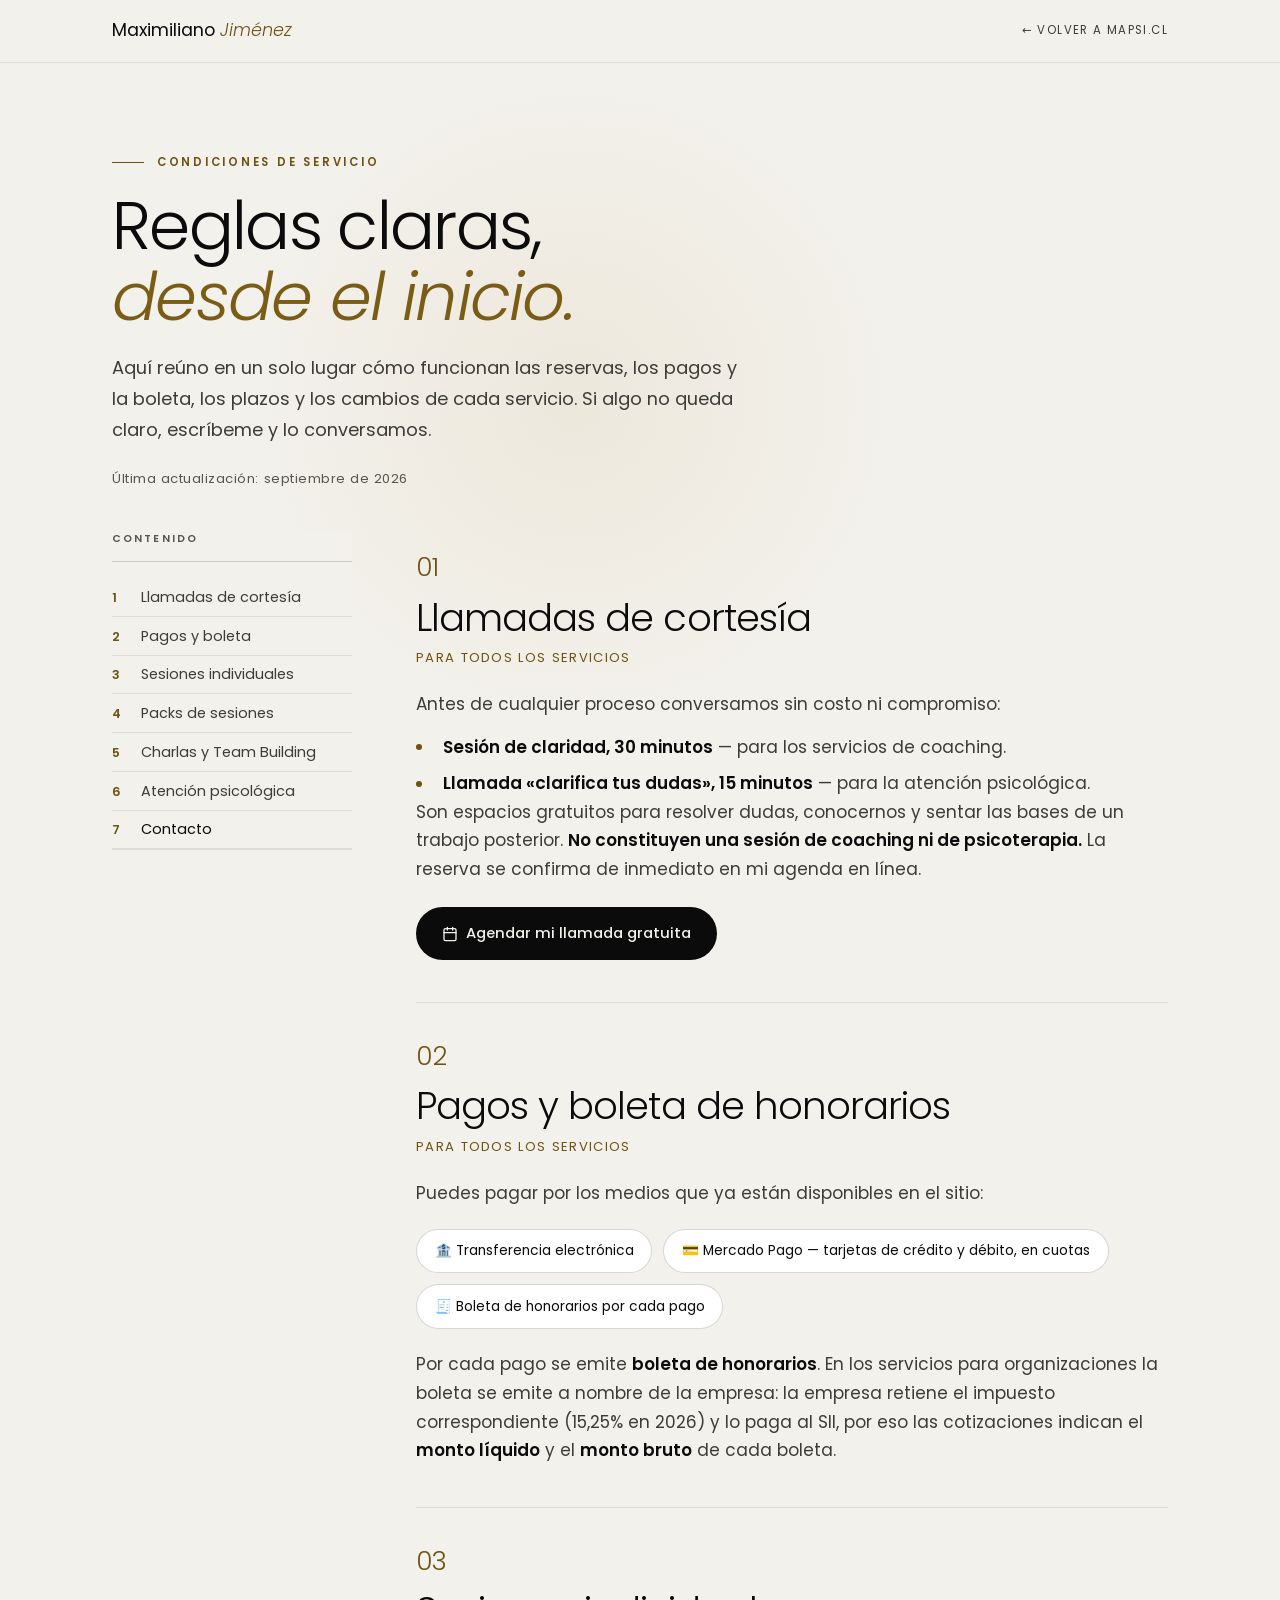
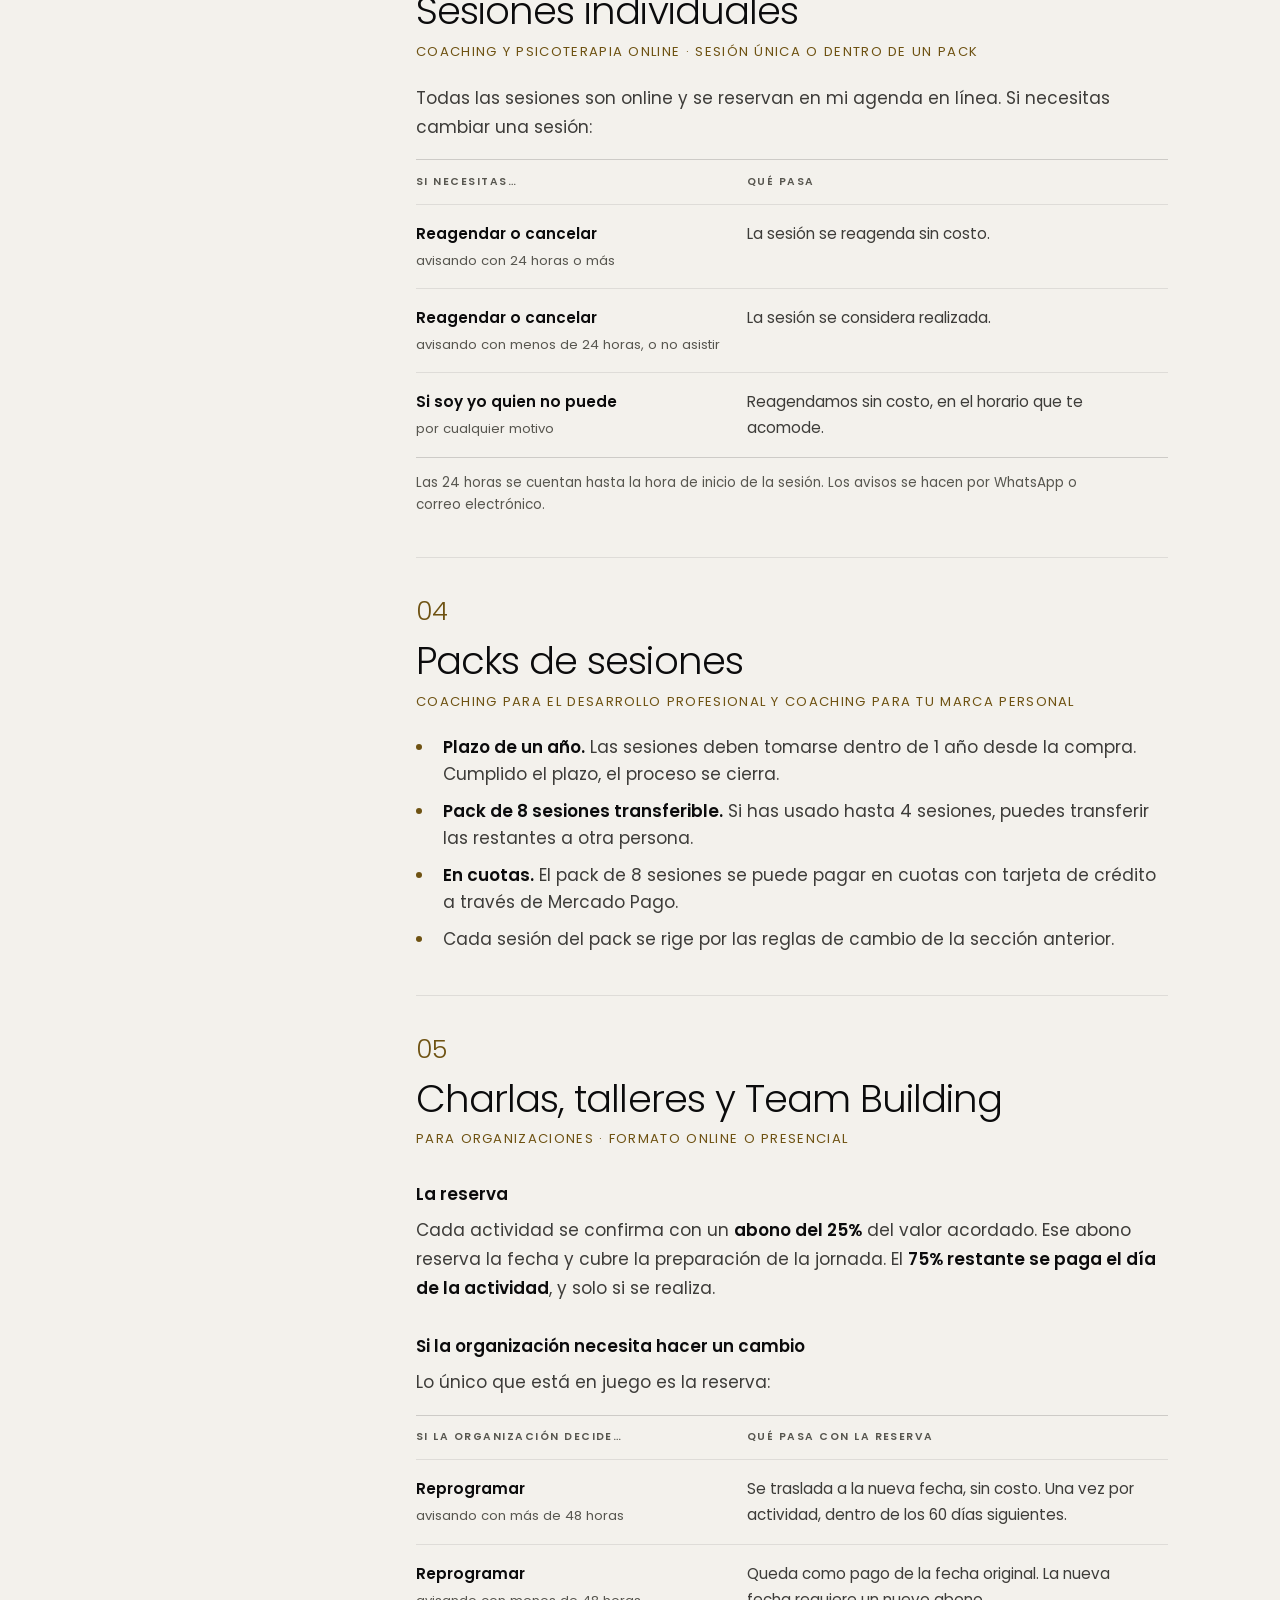
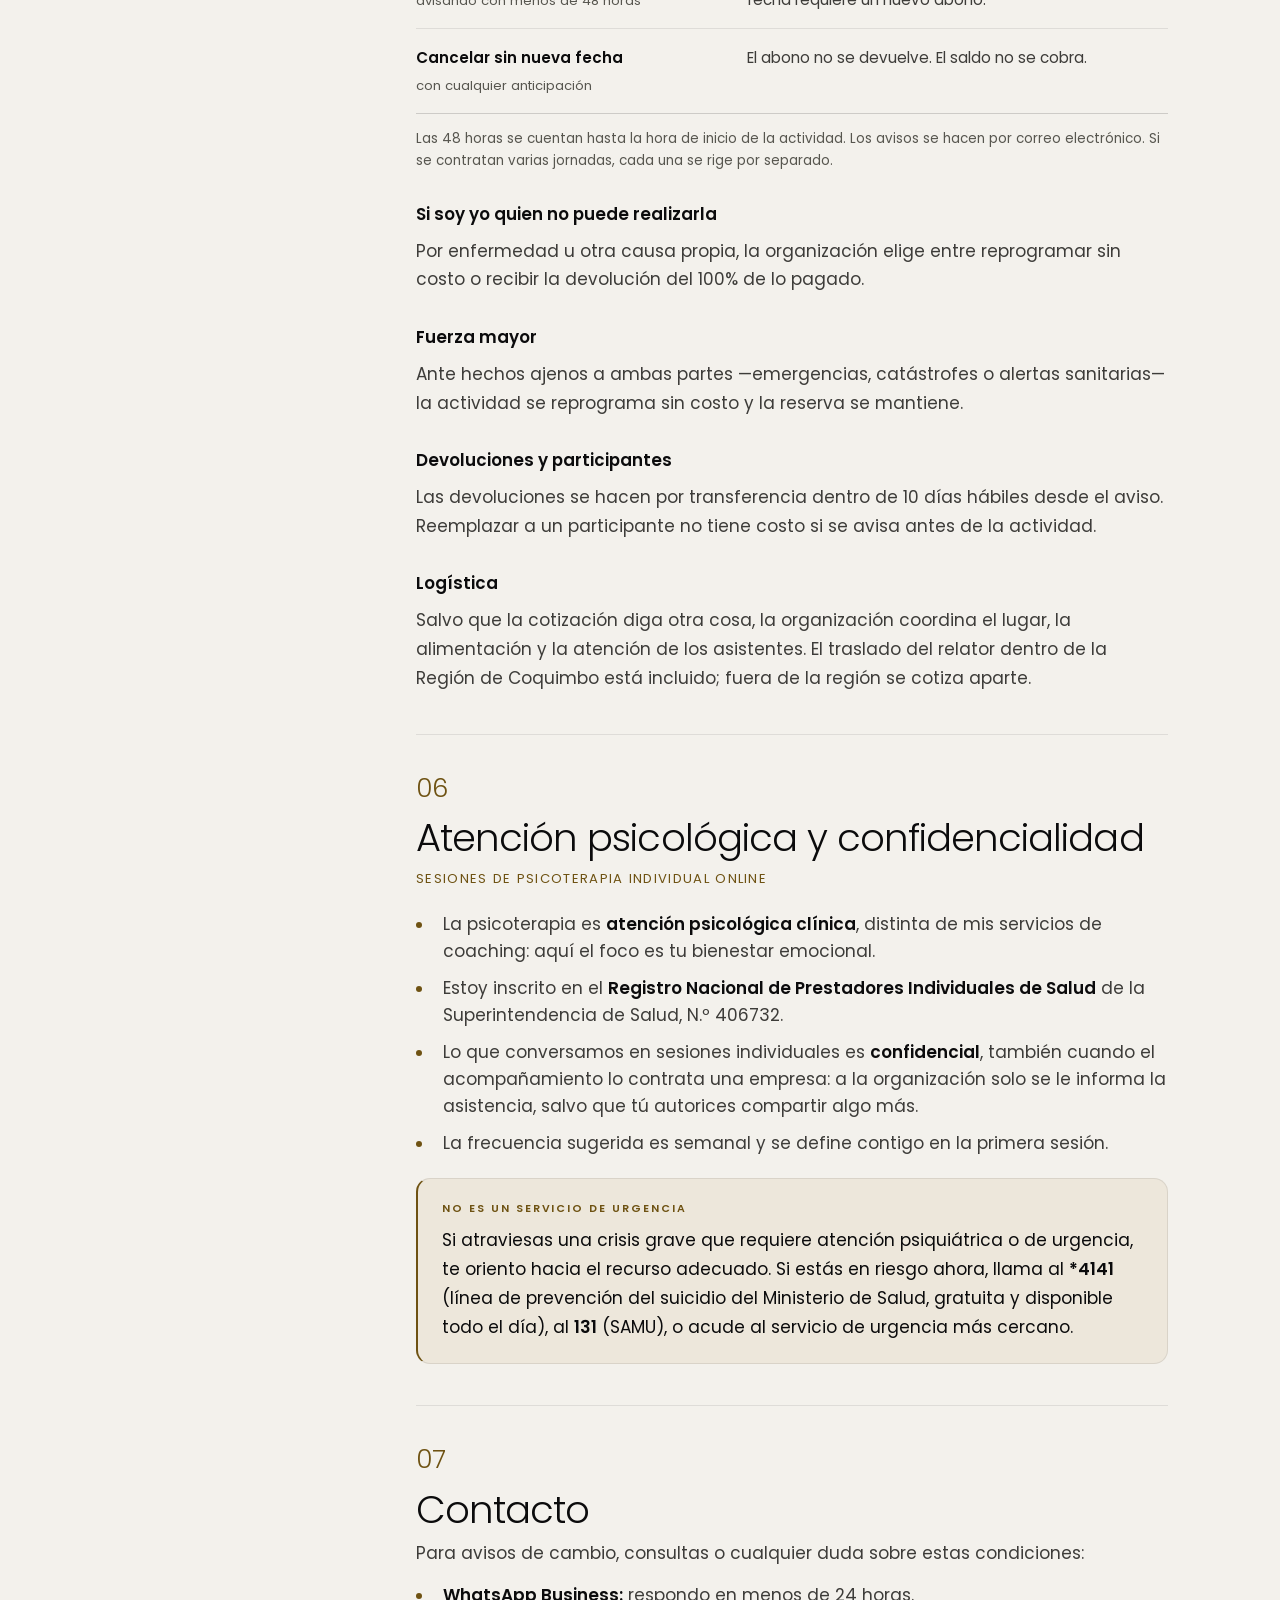
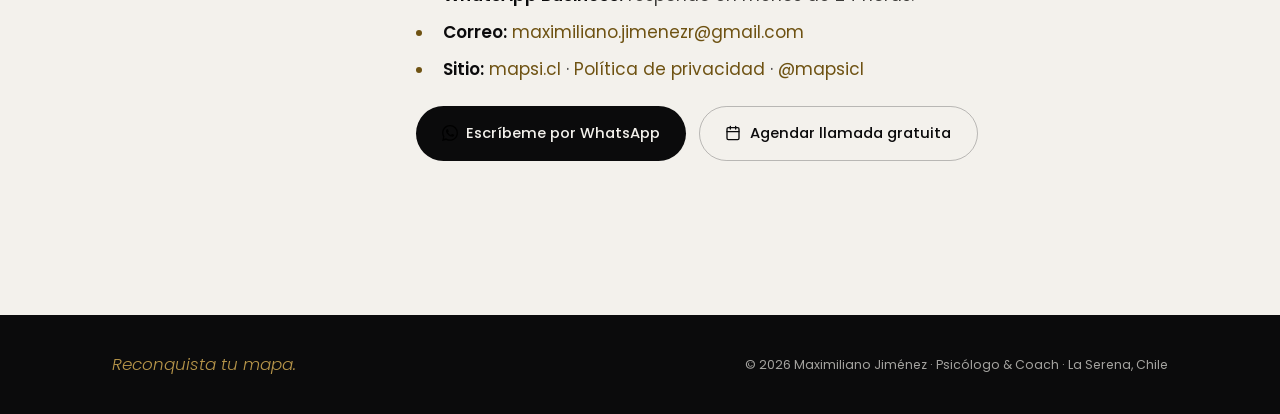
<file: condiciones.html>
<!DOCTYPE html>
<html lang="es">
<head>
  <meta charset="UTF-8" />
  <meta name="viewport" content="width=device-width, initial-scale=1.0, viewport-fit=cover" />
  <meta name="theme-color" content="#080808" />
  <meta name="apple-mobile-web-app-capable" content="yes" />
  <meta name="apple-mobile-web-app-status-bar-style" content="black-translucent" />
  <meta name="description" content="Condiciones de servicio de Maximiliano Jiménez: reservas, pagos y boleta de honorarios, plazos, cambios y cancelaciones de coaching, psicoterapia online, packs de sesiones y charlas o talleres para organizaciones." />
  <meta name="author" content="Maximiliano Jiménez Rojas" />
  <meta name="robots" content="index, follow" />
  <title>Condiciones de servicio — Maximiliano Jiménez | mapsi.cl</title>
  <link href="/fonts/fonts.css" rel="stylesheet" />
  <link rel="canonical" href="https://www.mapsi.cl/condiciones.html" />
  <meta property="og:title" content="Condiciones de servicio · Maximiliano Jiménez" />
  <meta property="og:description" content="Reservas, pagos y boleta, plazos y cambios de cada servicio, en un solo lugar." />
  <meta property="og:type" content="website" />
  <meta property="og:url" content="https://www.mapsi.cl/condiciones.html" />
  <meta property="og:locale" content="es_CL" />
  <meta property="og:image" content="https://www.mapsi.cl/img/og-image.jpg" />
  <meta property="og:image:width" content="1200" />
  <meta property="og:image:height" content="630" />
  <meta name="twitter:card" content="summary_large_image" />
  <link rel="icon" href="/favicon.ico" sizes="any" />
  <link rel="icon" type="image/png" sizes="32x32" href="/favicon-32.png" />
  <link rel="apple-touch-icon" href="/apple-touch-icon.png" />
  <link rel="manifest" href="/site.webmanifest" />
  <!-- Mismo tema que eligió el visitante en mapsi.cl ("pro" por defecto) -->
  <script>
    (function () {
      var t = 'pro';
      try { t = localStorage.getItem('mj-theme') || 'pro'; } catch (e) {}
      document.documentElement.setAttribute('data-theme', t === 'mapa' ? 'mapa' : 'pro');
    })();
  </script>

  <style>
    :root {
      --bg:        #080808;
      --bg2:       #0f0f0f;
      --bg3:       #161616;
      --gold:      #c8a84b;
      --gold2:     #e2c06a;
      --gold3:     #f0d48a;
      --gold-dim:  rgba(200,168,75,0.12);
      --white:     #f2f0eb;
      --grey1:     #9e9e96;
      --grey2:     #8b8b84;
      --grey3:     #2e2e2a;
      --border:    rgba(200,168,75,0.16);
      --border2:   rgba(255,255,255,0.06);
      --ease:      cubic-bezier(0.16, 1, 0.3, 1);
      --font-d:    'DM Serif Display', Georgia, serif;
      --font-s:    'Instrument Sans', system-ui, sans-serif;
    }
    * { box-sizing: border-box; margin: 0; padding: 0; }
    html { scroll-behavior: smooth; -webkit-text-size-adjust: 100%; }
    body {
      background: var(--bg); color: var(--white);
      font-family: var(--font-s); font-size: 17px; line-height: 1.7;
      -webkit-font-smoothing: antialiased;
    }
    a { color: var(--gold2); text-decoration: none; }
    strong, b { color: var(--white); font-weight: 600; }
    ::selection { background: var(--gold); color: var(--bg); }

    /* ── NAV ── */
    nav {
      position: sticky; top: 0; z-index: 100;
      background: rgba(8,8,8,.85); backdrop-filter: saturate(1.4) blur(14px);
      -webkit-backdrop-filter: saturate(1.4) blur(14px);
      border-bottom: 1px solid var(--border2);
    }
    .nav-in {
      max-width: 1120px; margin: 0 auto;
      padding: 1rem 2rem; display: flex; justify-content: space-between; align-items: center; gap: 1rem;
    }
    .nav-logo { font-family: var(--font-d); font-size: 1.1rem; color: var(--white); white-space: nowrap; }
    .nav-logo em { font-style: italic; color: var(--gold); }
    .nav-back {
      font-size: .72rem; letter-spacing: .12em; text-transform: uppercase;
      color: var(--grey1); transition: color .3s; white-space: nowrap;
    }
    .nav-back:hover { color: var(--gold); }

    /* ── HERO ── */
    .hero {
      max-width: 1120px; margin: 0 auto; padding: 5rem 2rem 2.5rem;
      position: relative;
    }
    .hero::before {
      content: ''; position: absolute; top: -10%; left: 10%;
      width: 60vmax; height: 60vmax; border-radius: 50%; z-index: -1;
      background: radial-gradient(circle, rgba(200,168,75,.06), transparent 62%);
      pointer-events: none;
    }
    .label {
      display: inline-flex; align-items: center; gap: .8rem;
      font-size: .72rem; letter-spacing: .24em; text-transform: uppercase;
      color: var(--gold); font-weight: 600; margin-bottom: 1.2rem;
    }
    .label::before { content: ''; width: 32px; height: 1px; background: var(--gold2); }
    h1 {
      font-family: var(--font-d); font-weight: 400;
      font-size: clamp(2.4rem, 6vw, 4.2rem); line-height: 1.05; letter-spacing: -.01em;
      color: var(--white); margin-bottom: 1.2rem;
    }
    h1 em { font-style: italic; color: var(--gold); }
    .lead { font-size: 1.12rem; color: var(--grey1); max-width: 640px; line-height: 1.75; }
    .upd { font-size: .82rem; color: var(--grey2); margin-top: 1.4rem; letter-spacing: .04em; }

    /* ── LAYOUT ── */
    .wrap {
      max-width: 1120px; margin: 0 auto; padding: 0 2rem 6rem;
      display: grid; grid-template-columns: 240px 1fr; gap: 4rem;
    }
    nav.toc { position: sticky; top: 90px; align-self: start; }
    .toc .t {
      font-size: .66rem; letter-spacing: .2em; text-transform: uppercase;
      color: var(--grey2); font-weight: 600; margin-bottom: 1rem;
      padding-bottom: .8rem; border-bottom: 1px solid var(--border);
    }
    .toc a {
      display: flex; gap: .7rem; align-items: baseline;
      color: var(--grey1); font-size: .9rem; line-height: 1.4;
      padding: .55rem 0; border-bottom: 1px solid var(--border2);
      transition: color .3s;
    }
    .toc a span { color: var(--gold2); font-weight: 700; font-size: .78rem; min-width: 18px; }
    .toc a:hover, .toc a.active { color: var(--white); }

    /* ── SECTIONS ── */
    section {
      padding: 1rem 0 2.6rem; margin-bottom: 1rem;
      border-bottom: 1px solid var(--border2); scroll-margin-top: 90px;
    }
    section:last-of-type { border-bottom: none; }
    .num {
      font-family: var(--font-d); color: var(--gold2); font-size: 1rem;
      letter-spacing: .1em; margin-bottom: .3rem;
    }
    h2 {
      font-family: var(--font-d); font-weight: 400; color: var(--white);
      font-size: clamp(1.7rem, 3.5vw, 2.4rem); line-height: 1.2; margin-bottom: .4rem;
    }
    .for {
      font-size: .82rem; letter-spacing: .1em; text-transform: uppercase;
      color: var(--gold); margin-bottom: 1.3rem;
    }
    h3 {
      font-size: 1.05rem; color: var(--white); font-weight: 600;
      margin: 1.8rem 0 .5rem;
    }
    p { color: var(--grey1); }
    p + p { margin-top: .9rem; }
    .lead, p strong { }

    ul.list { list-style: none; margin-top: .9rem; display: flex; flex-direction: column; gap: .6rem; }
    ul.list li {
      position: relative; padding-left: 1.7rem; color: var(--grey1); line-height: 1.6;
    }
    ul.list li::before {
      content: ''; position: absolute; left: 0; top: .62em;
      width: 6px; height: 6px; border-radius: 50%;
      background: linear-gradient(135deg, var(--gold), var(--gold2));
    }

    /* ── CARDS ── */
    .card {
      background: var(--bg2); border: 1px solid var(--border2);
      border-radius: 14px; padding: 1.3rem 1.5rem; margin-top: 1.3rem;
    }
    .card .k {
      font-size: .68rem; letter-spacing: .18em; text-transform: uppercase;
      font-weight: 700; color: var(--gold); margin-bottom: .5rem;
    }
    .card.alert { border-left: 2px solid var(--gold2); background: var(--gold-dim); }
    .card.alert b { color: var(--gold3); }

    /* ── RULES TABLE ── */
    .rules {
      width: 100%; border-collapse: collapse; margin-top: 1.1rem;
      border-top: 1px solid var(--border); border-bottom: 1px solid var(--border);
    }
    .rules th {
      font-size: .66rem; letter-spacing: .14em; text-transform: uppercase;
      color: var(--grey2); font-weight: 600; text-align: left;
      padding: .8rem 1rem .8rem 0; border-bottom: 1px solid var(--border2);
    }
    .rules td {
      padding: 1rem 1rem 1rem 0; border-bottom: 1px solid var(--border2);
      vertical-align: top; font-size: .95rem; color: var(--grey1);
    }
    .rules tr:last-child td { border-bottom: none; }
    .rules td:first-child { width: 44%; color: var(--white); font-weight: 600; padding-right: 1.6rem; }
    .rules td:first-child small { display: block; font-weight: 400; color: var(--grey2); font-size: .82rem; margin-top: .2rem; }

    .note { font-size: .84rem; color: var(--grey2); margin-top: .9rem; line-height: 1.6; }

    /* ── PAY STRIP ── */
    .pay-strip {
      display: flex; flex-wrap: wrap; gap: .7rem; margin-top: 1.3rem;
    }
    .pay-pill {
      display: inline-flex; align-items: center; gap: .5rem;
      padding: .6rem 1.1rem; border-radius: 100px;
      background: var(--gold-dim); border: 1px solid var(--border);
      font-size: .86rem; color: var(--white);
    }

    /* ── CTA ── */
    .cta-row { display: flex; flex-wrap: wrap; gap: .8rem; margin-top: 1.4rem; }
    .btn {
      display: inline-flex; align-items: center; gap: .55rem;
      font-size: .76rem; letter-spacing: .1em; text-transform: uppercase; font-weight: 500;
      padding: .85rem 1.5rem; border-radius: 10px; transition: all .3s var(--ease);
    }
    .btn svg { width: 16px; height: 16px; }
    .btn-wa {
      background: linear-gradient(90deg, var(--gold), var(--gold2)); color: var(--bg);
    }
    .btn-wa:hover { box-shadow: 0 8px 28px rgba(200,168,75,.35); transform: translateY(-2px); }
    .btn-out {
      border: 1px solid var(--border); color: var(--gold); background: rgba(200,168,75,.05);
    }
    .btn-out:hover { background: var(--gold-dim); border-color: var(--gold); }

    /* ── FOOTER ── */
    footer { border-top: 1px solid var(--border2); background: var(--bg2); }
    .footer-in {
      max-width: 1120px; margin: 0 auto; padding: 2.2rem 2rem;
      display: flex; justify-content: space-between; align-items: center; gap: 1.2rem; flex-wrap: wrap;
    }
    .f-tag { font-family: var(--font-d); font-style: italic; color: var(--gold); font-size: 1.05rem; }
    .f-copy { font-size: .78rem; color: var(--grey2); }

    @media (max-width: 860px) {
      .wrap { grid-template-columns: 1fr; gap: 1.5rem; }
      nav.toc { position: static; margin-bottom: 1rem; }
      .hero { padding: 3rem 1.5rem 2rem; }
      .wrap { padding: 0 1.5rem 4rem; }
      .nav-in { padding: 1rem 1.5rem; }
      .footer-in { padding: 2rem 1.5rem; }
    }
    @media (max-width: 560px) {
      body { font-size: 16px; }
      .rules thead { display: none; }
      .rules, .rules tbody, .rules tr, .rules td { display: block; width: 100%; }
      .rules tr { padding: .9rem 0; border-bottom: 1px solid var(--border2); }
      .rules tr:last-child { border-bottom: none; }
      .rules td { border: none; padding: .15rem 0; }
      .rules td:first-child { width: 100%; padding-right: 0; }
    }
    @media (prefers-reduced-motion: reduce) { html { scroll-behavior: auto; } }

    /* =============================================
       TEMA PRO: documento claro y editorial, como las secciones de lectura del sitio
    ============================================= */
    html[data-theme="pro"] {
      --bg:       #f3f1ec;
      --bg2:      #e9e6df;
      --bg3:      #e2ded5;
      --gold:     #6e5212;   /* dorado legible sobre hueso (~6:1) */
      --gold2:    #6e5212;
      --gold3:    #5a430e;
      --gold-dim: rgba(184,150,74,.12);
      --white:    #0b0b0c;
      --grey1:    #3d3c39;
      --grey2:    #57564f;
      --grey3:    #c9c5bc;
      --border:   rgba(11,11,12,.16);
      --border2:  rgba(11,11,12,.09);
      --font-d:   'Poppins', system-ui, sans-serif;
      --font-s:   'Poppins', system-ui, sans-serif;
    }
    html[data-theme="pro"] nav { background: rgba(243,241,236,.88); }
    html[data-theme="pro"] .hero::before { background: radial-gradient(circle, rgba(184,150,74,.10), transparent 62%); }
    html[data-theme="pro"] h1, html[data-theme="pro"] h2 { font-weight: 300; letter-spacing: -.025em; }
    html[data-theme="pro"] h1 em, html[data-theme="pro"] h2 em { color: #7a5c14; }
    html[data-theme="pro"] .num { font-weight: 300; font-size: 1.6rem; letter-spacing: 0; }
    html[data-theme="pro"] .card { background: #fff; }
    html[data-theme="pro"] .card.alert { background: rgba(184,150,74,.1); }
    html[data-theme="pro"] .card.alert b { color: var(--white); }
    html[data-theme="pro"] .pay-pill { background: #fff; }
    html[data-theme="pro"] .btn { text-transform: none; letter-spacing: 0; font-size: .92rem; border-radius: 100px; padding: .9rem 1.6rem; }
    html[data-theme="pro"] .btn-wa { background: #0b0b0c; color: #f3f1ec; }
    html[data-theme="pro"] .btn-wa:hover { background: #b8964a; color: #0b0b0c; box-shadow: 0 12px 30px rgba(184,150,74,.25); }
    html[data-theme="pro"] .btn-out { background: transparent; color: #0b0b0c; border-color: rgba(11,11,12,.25); }
    html[data-theme="pro"] .btn-out:hover { background: #0b0b0c; color: #f3f1ec; border-color: transparent; }
    html[data-theme="pro"] footer { background: #0b0b0c; border-top: none; }
    html[data-theme="pro"] .f-tag { color: #b8964a; }
    html[data-theme="pro"] .f-copy { color: rgba(243,241,236,.66); }
    html[data-theme="pro"] ::selection { background: #0b0b0c; color: #f3f1ec; }

    /* Terminaciones: líneas parejas, transición suave entre páginas, botones que ceden */
    h1, h2, h3 { text-wrap: balance; }
    p, li { text-wrap: pretty; }
    .btn:active { transform: scale(.97); }
    @view-transition { navigation: auto; }
    ::view-transition-old(root), ::view-transition-new(root) { animation-duration: .35s; }
    @media (prefers-reduced-motion: reduce) { @view-transition { navigation: none; } }
  </style>
</head>
<body>

<!-- Sprite de íconos -->
<svg width="0" height="0" aria-hidden="true" style="position:absolute;overflow:hidden">
  <symbol id="ic-wa" viewBox="0 0 24 24"><path d="M.057 24l1.687-6.163a11.867 11.867 0 0 1-1.587-5.946C.16 5.335 5.495 0 12.05 0a11.817 11.817 0 0 1 8.413 3.488 11.824 11.824 0 0 1 3.48 8.414c-.003 6.557-5.338 11.892-11.893 11.892a11.9 11.9 0 0 1-5.688-1.448L.057 24zm6.597-3.807c1.676.995 3.276 1.591 5.392 1.592 5.448 0 9.886-4.434 9.889-9.885.002-5.462-4.415-9.89-9.881-9.892-5.452 0-9.887 4.434-9.889 9.884a9.86 9.86 0 0 0 1.516 5.26l-.999 3.648 3.732-.979zm11.387-5.464c-.074-.124-.272-.198-.57-.347-.297-.149-1.758-.868-2.031-.967-.272-.099-.47-.149-.669.149-.198.297-.768.967-.941 1.165-.173.198-.347.223-.644.074-.297-.149-1.255-.462-2.39-1.475-.883-.788-1.48-1.761-1.653-2.059-.173-.297-.018-.458.13-.606.134-.133.297-.347.446-.521.151-.172.2-.296.3-.495.099-.198.05-.372-.025-.521-.075-.148-.669-1.611-.916-2.206-.242-.579-.487-.501-.669-.51l-.57-.01c-.198 0-.52.074-.792.372-.272.297-1.04 1.016-1.04 2.479 0 1.462 1.065 2.875 1.213 3.074.149.198 2.096 3.2 5.077 4.487.709.306 1.262.489 1.694.625.712.226 1.36.194 1.872.118.571-.085 1.758-.719 2.006-1.413.248-.694.248-1.289.173-1.413z"/></symbol>
  <symbol id="ic-cal" viewBox="0 0 24 24" fill="none" stroke="currentColor" stroke-width="2" stroke-linecap="round" stroke-linejoin="round"><rect x="3" y="4" width="18" height="18" rx="2"/><path d="M16 2v4M8 2v4M3 10h18"/></symbol>
</svg>

<nav>
  <div class="nav-in">
    <a href="index.html" class="nav-logo">Maximiliano <em>Jiménez</em></a>
    <a href="index.html" class="nav-back">← Volver a mapsi.cl</a>
  </div>
</nav>

<div class="hero">
  <div class="label">Condiciones de servicio</div>
  <h1>Reglas claras,<br/><em>desde el inicio.</em></h1>
  <p class="lead">Aquí reúno en un solo lugar cómo funcionan las reservas, los pagos y la boleta, los plazos y los cambios de cada servicio. Si algo no queda claro, escríbeme y lo conversamos.</p>
  <p class="upd">Última actualización: septiembre de 2026</p>
</div>

<div class="wrap">
  <nav class="toc" aria-label="Contenido">
    <div class="t">Contenido</div>
    <a href="#cortesia"><span>1</span>Llamadas de cortesía</a>
    <a href="#pagos"><span>2</span>Pagos y boleta</a>
    <a href="#sesiones"><span>3</span>Sesiones individuales</a>
    <a href="#packs"><span>4</span>Packs de sesiones</a>
    <a href="#empresas"><span>5</span>Charlas y Team Building</a>
    <a href="#psicoterapia"><span>6</span>Atención psicológica</a>
    <a href="#contacto"><span>7</span>Contacto</a>
  </nav>

  <main>
    <section id="cortesia">
      <div class="num">01</div>
      <h2>Llamadas de cortesía</h2>
      <p class="for">Para todos los servicios</p>
      <p>Antes de cualquier proceso conversamos sin costo ni compromiso:</p>
      <ul class="list">
        <li><b>Sesión de claridad, 30 minutos</b> — para los servicios de coaching.</li>
        <li><b>Llamada «clarifica tus dudas», 15 minutos</b> — para la atención psicológica.</li>
      </ul>
      <p>Son espacios gratuitos para resolver dudas, conocernos y sentar las bases de un trabajo posterior. <b>No constituyen una sesión de coaching ni de psicoterapia.</b> La reserva se confirma de inmediato en mi agenda en línea.</p>
      <div class="cta-row">
        <a href="#" data-cal class="btn btn-wa" target="_blank" rel="noopener"><svg><use href="#ic-cal"/></svg>Agendar mi llamada gratuita</a>
      </div>
    </section>

    <section id="pagos">
      <div class="num">02</div>
      <h2>Pagos y boleta de honorarios</h2>
      <p class="for">Para todos los servicios</p>
      <p>Puedes pagar por los medios que ya están disponibles en el sitio:</p>
      <div class="pay-strip">
        <span class="pay-pill">🏦 Transferencia electrónica</span>
        <span class="pay-pill">💳 Mercado Pago — tarjetas de crédito y débito, en cuotas</span>
        <span class="pay-pill">🧾 Boleta de honorarios por cada pago</span>
      </div>
      <p style="margin-top:1.3rem;">Por cada pago se emite <b>boleta de honorarios</b>. En los servicios para organizaciones la boleta se emite a nombre de la empresa: la empresa retiene el impuesto correspondiente (15,25% en 2026) y lo paga al SII, por eso las cotizaciones indican el <b>monto líquido</b> y el <b>monto bruto</b> de cada boleta.</p>
    </section>

    <section id="sesiones">
      <div class="num">03</div>
      <h2>Sesiones individuales</h2>
      <p class="for">Coaching y psicoterapia online · sesión única o dentro de un pack</p>
      <p>Todas las sesiones son online y se reservan en mi agenda en línea. Si necesitas cambiar una sesión:</p>
      <table class="rules">
        <thead><tr><th>Si necesitas…</th><th>Qué pasa</th></tr></thead>
        <tbody>
          <tr><td>Reagendar o cancelar<small>avisando con 24 horas o más</small></td><td>La sesión se reagenda sin costo.</td></tr>
          <tr><td>Reagendar o cancelar<small>avisando con menos de 24 horas, o no asistir</small></td><td>La sesión se considera realizada.</td></tr>
          <tr><td>Si soy yo quien no puede<small>por cualquier motivo</small></td><td>Reagendamos sin costo, en el horario que te acomode.</td></tr>
        </tbody>
      </table>
      <p class="note">Las 24 horas se cuentan hasta la hora de inicio de la sesión. Los avisos se hacen por WhatsApp o correo electrónico.</p>
    </section>

    <section id="packs">
      <div class="num">04</div>
      <h2>Packs de sesiones</h2>
      <p class="for">Coaching para el Desarrollo Profesional y Coaching para tu Marca Personal</p>
      <ul class="list">
        <li><b>Plazo de un año.</b> Las sesiones deben tomarse dentro de 1 año desde la compra. Cumplido el plazo, el proceso se cierra.</li>
        <li><b>Pack de 8 sesiones transferible.</b> Si has usado hasta 4 sesiones, puedes transferir las restantes a otra persona.</li>
        <li><b>En cuotas.</b> El pack de 8 sesiones se puede pagar en cuotas con tarjeta de crédito a través de Mercado Pago.</li>
        <li>Cada sesión del pack se rige por las reglas de cambio de la sección anterior.</li>
      </ul>
    </section>

    <section id="empresas">
      <div class="num">05</div>
      <h2>Charlas, talleres y Team Building</h2>
      <p class="for">Para organizaciones · formato online o presencial</p>

      <h3>La reserva</h3>
      <p>Cada actividad se confirma con un <b>abono del 25%</b> del valor acordado. Ese abono reserva la fecha y cubre la preparación de la jornada. El <b>75% restante se paga el día de la actividad</b>, y solo si se realiza.</p>

      <h3>Si la organización necesita hacer un cambio</h3>
      <p>Lo único que está en juego es la reserva:</p>
      <table class="rules">
        <thead><tr><th>Si la organización decide…</th><th>Qué pasa con la reserva</th></tr></thead>
        <tbody>
          <tr><td>Reprogramar<small>avisando con más de 48 horas</small></td><td>Se traslada a la nueva fecha, sin costo. Una vez por actividad, dentro de los 60 días siguientes.</td></tr>
          <tr><td>Reprogramar<small>avisando con menos de 48 horas</small></td><td>Queda como pago de la fecha original. La nueva fecha requiere un nuevo abono.</td></tr>
          <tr><td>Cancelar sin nueva fecha<small>con cualquier anticipación</small></td><td>El abono no se devuelve. El saldo no se cobra.</td></tr>
        </tbody>
      </table>
      <p class="note">Las 48 horas se cuentan hasta la hora de inicio de la actividad. Los avisos se hacen por correo electrónico. Si se contratan varias jornadas, cada una se rige por separado.</p>

      <h3>Si soy yo quien no puede realizarla</h3>
      <p>Por enfermedad u otra causa propia, la organización elige entre reprogramar sin costo o recibir la devolución del 100% de lo pagado.</p>

      <h3>Fuerza mayor</h3>
      <p>Ante hechos ajenos a ambas partes —emergencias, catástrofes o alertas sanitarias— la actividad se reprograma sin costo y la reserva se mantiene.</p>

      <h3>Devoluciones y participantes</h3>
      <p>Las devoluciones se hacen por transferencia dentro de 10 días hábiles desde el aviso. Reemplazar a un participante no tiene costo si se avisa antes de la actividad.</p>

      <h3>Logística</h3>
      <p>Salvo que la cotización diga otra cosa, la organización coordina el lugar, la alimentación y la atención de los asistentes. El traslado del relator dentro de la Región de Coquimbo está incluido; fuera de la región se cotiza aparte.</p>
    </section>

    <section id="psicoterapia">
      <div class="num">06</div>
      <h2>Atención psicológica y confidencialidad</h2>
      <p class="for">Sesiones de psicoterapia individual online</p>
      <ul class="list">
        <li>La psicoterapia es <b>atención psicológica clínica</b>, distinta de mis servicios de coaching: aquí el foco es tu bienestar emocional.</li>
        <li>Estoy inscrito en el <b>Registro Nacional de Prestadores Individuales de Salud</b> de la Superintendencia de Salud, N.º 406732.</li>
        <li>Lo que conversamos en sesiones individuales es <b>confidencial</b>, también cuando el acompañamiento lo contrata una empresa: a la organización solo se le informa la asistencia, salvo que tú autorices compartir algo más.</li>
        <li>La frecuencia sugerida es semanal y se define contigo en la primera sesión.</li>
      </ul>
      <div class="card alert">
        <div class="k">No es un servicio de urgencia</div>
        <p style="color:var(--white);">Si atraviesas una crisis grave que requiere atención psiquiátrica o de urgencia, te oriento hacia el recurso adecuado. Si estás en riesgo ahora, llama al <b>*4141</b> (línea de prevención del suicidio del Ministerio de Salud, gratuita y disponible todo el día), al <b>131</b> (SAMU), o acude al servicio de urgencia más cercano.</p>
      </div>
    </section>

    <section id="contacto">
      <div class="num">07</div>
      <h2>Contacto</h2>
      <p>Para avisos de cambio, consultas o cualquier duda sobre estas condiciones:</p>
      <ul class="list">
        <li><b>WhatsApp Business:</b> respondo en menos de 24 horas.</li>
        <li><b>Correo:</b> <a href="mailto:maximiliano.jimenezr@gmail.com">maximiliano.jimenezr@gmail.com</a></li>
        <li><b>Sitio:</b> <a href="index.html">mapsi.cl</a> · <a href="privacidad.html">Política de privacidad</a> · <a href="https://www.instagram.com/mapsicl/" target="_blank" rel="noopener">@mapsicl</a></li>
      </ul>
      <div class="cta-row">
        <a href="#" data-wa class="btn btn-wa" target="_blank" rel="noopener"><svg><use href="#ic-wa"/></svg>Escríbeme por WhatsApp</a>
        <a href="#" data-cal class="btn btn-out" target="_blank" rel="noopener"><svg><use href="#ic-cal"/></svg>Agendar llamada gratuita</a>
      </div>
    </section>
  </main>
</div>

<footer>
  <div class="footer-in">
    <span class="f-tag">Reconquista tu mapa.</span>
    <span class="f-copy">© 2026 Maximiliano Jiménez · Psicólogo &amp; Coach · La Serena, Chile</span>
  </div>
</footer>

<script defer>
(function () {
  function safe(fn, n) { try { fn(); } catch(e) { console.warn('['+n+']', e); } }

  /* ── WhatsApp y Calendario ofuscados (mismo patrón que el sitio) ── */
  safe(function() {
    var _w = atob('aHR0cHM6Ly93YS5tZS9tZXNzYWdlLzc2VkEzVVpKTVdVS0Ix');
    var _c = atob('aHR0cHM6Ly9jYWxlbmRhci5hcHAuZ29vZ2xlL011S0JNRWp3MnlKSGNqNEc4');
    document.addEventListener('click', function(e) {
      var w = e.target.closest('[data-wa]');
      if (w) {
        e.preventDefault();
        var msg = w.getAttribute('data-msg');
        window.open(msg ? _w + '?text=' + encodeURIComponent(msg) : _w, '_blank', 'noopener,noreferrer');
        return;
      }
      var c = e.target.closest('[data-cal]');
      if (c) { e.preventDefault(); window.open(_c, '_blank', 'noopener,noreferrer'); }
    });
  }, 'links');

  /* ── Resalta en el índice la sección visible ── */
  safe(function() {
    var links = document.querySelectorAll('.toc a');
    var map = {};
    links.forEach(function(a) { map[a.getAttribute('href').slice(1)] = a; });
    if (!('IntersectionObserver' in window)) return;
    var io = new IntersectionObserver(function(entries) {
      entries.forEach(function(en) {
        if (en.isIntersecting) {
          links.forEach(function(a) { a.classList.remove('active'); });
          if (map[en.target.id]) map[en.target.id].classList.add('active');
        }
      });
    }, { rootMargin: '-40% 0px -55% 0px' });
    document.querySelectorAll('section[id]').forEach(function(s) { io.observe(s); });
  }, 'toc-spy');
})();
</script>

</body>
</html>
</file>
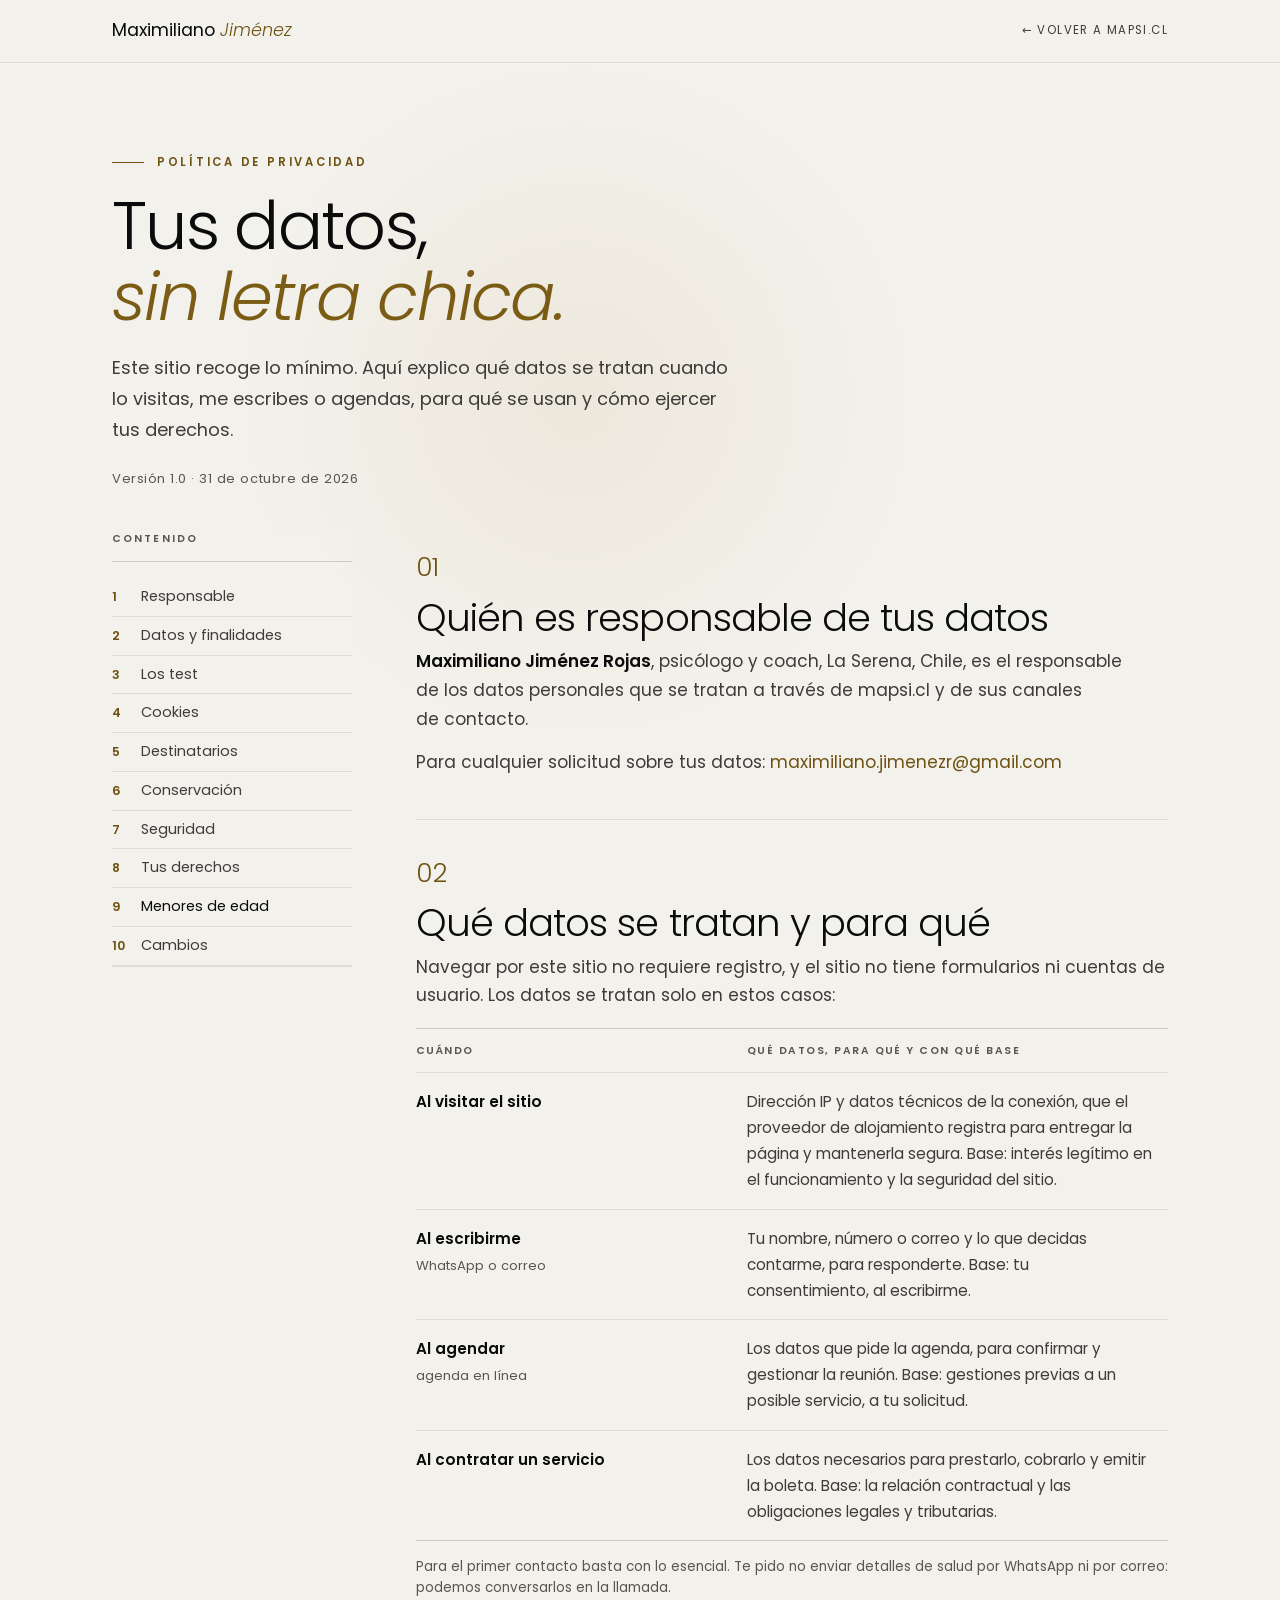
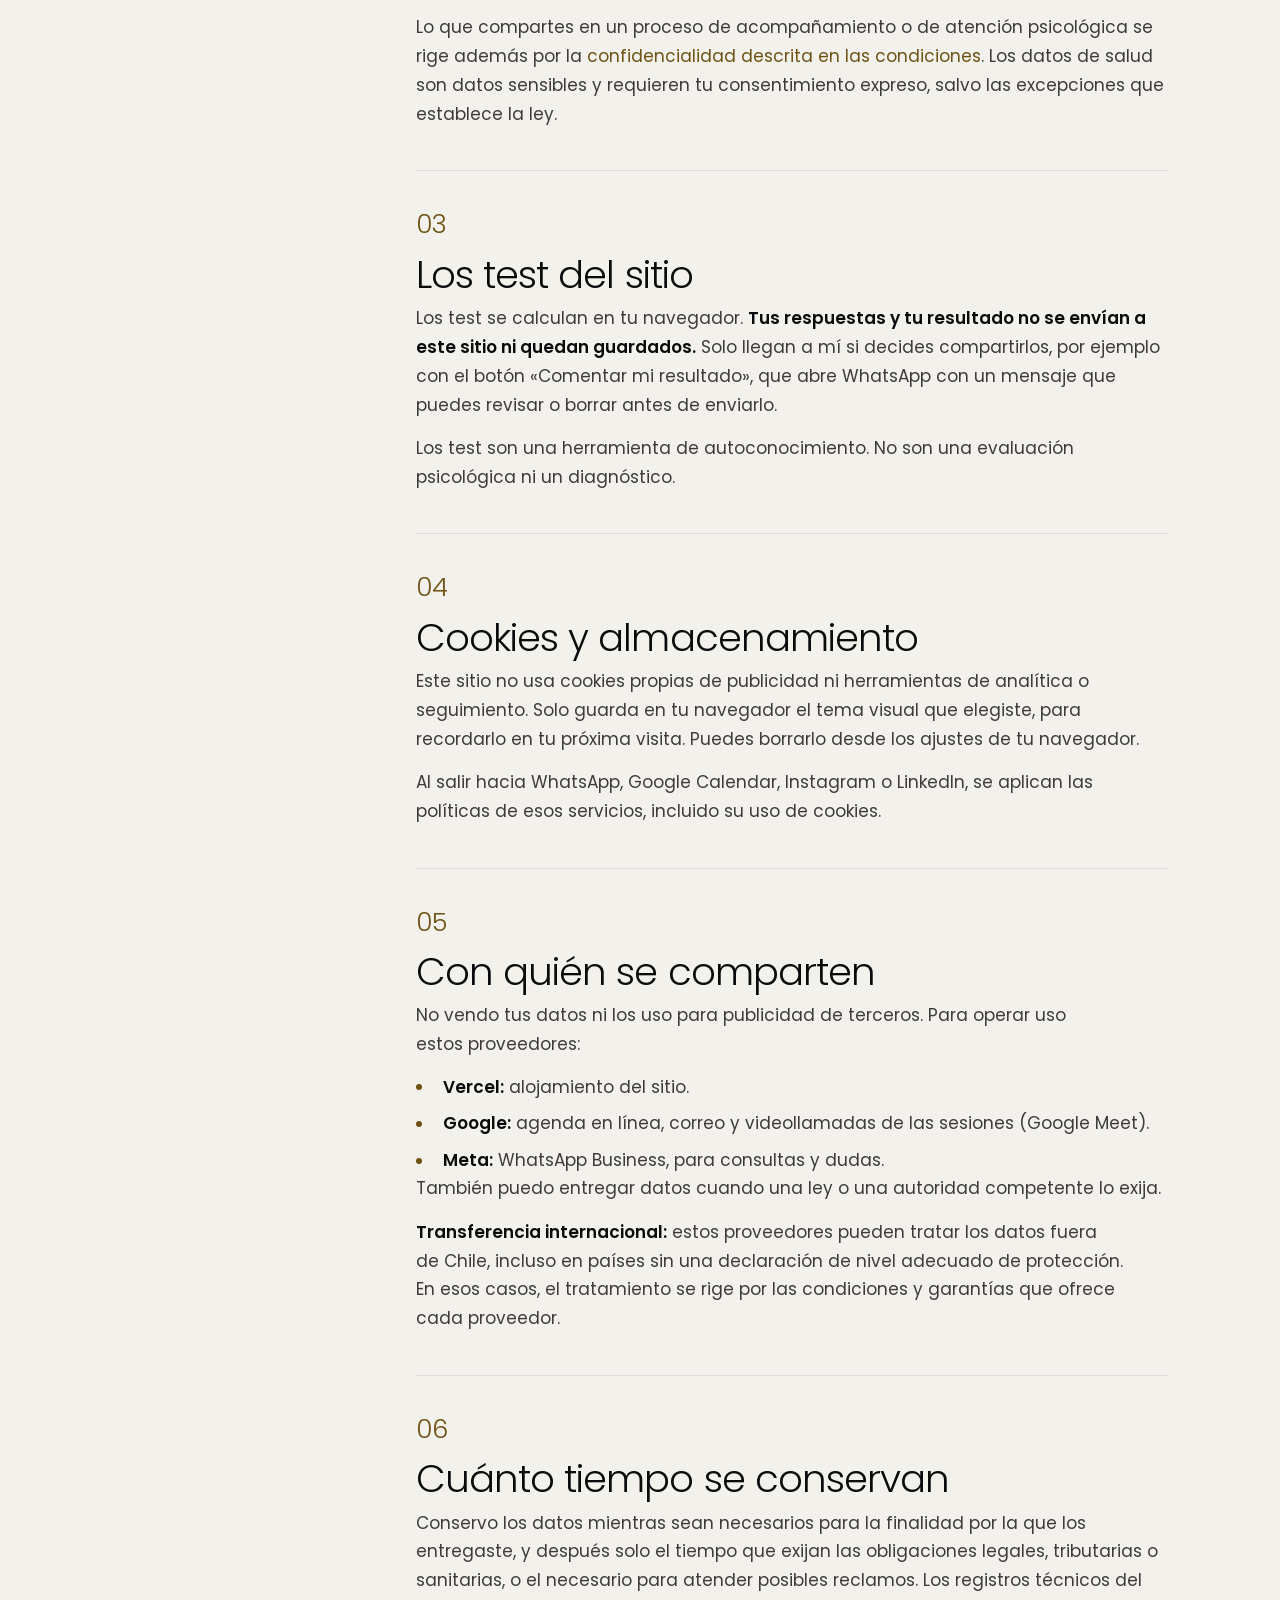
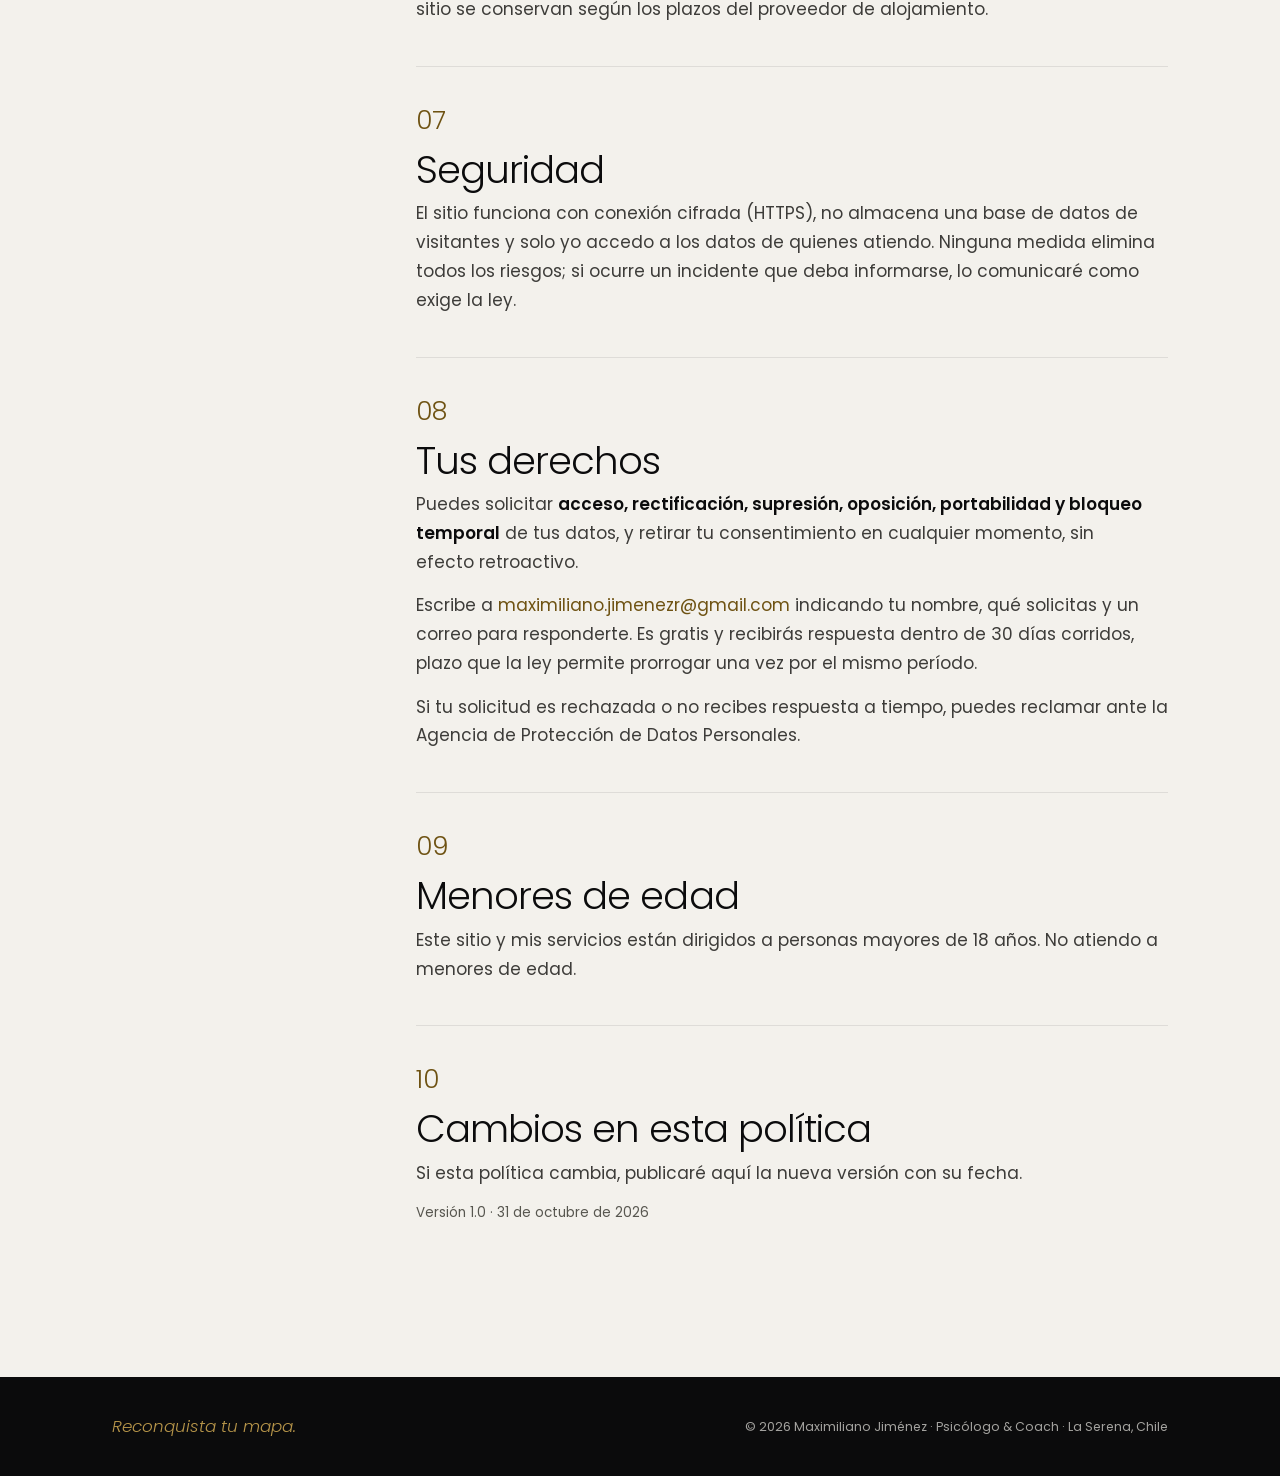
<file: privacidad.html>
<!DOCTYPE html>
<html lang="es">
<head>
  <meta charset="UTF-8" />
  <meta name="viewport" content="width=device-width, initial-scale=1.0, viewport-fit=cover" />
  <meta name="theme-color" content="#080808" />
  <meta name="apple-mobile-web-app-capable" content="yes" />
  <meta name="apple-mobile-web-app-status-bar-style" content="black-translucent" />
  <meta name="description" content="Qué datos personales se tratan en mapsi.cl, para qué, con quién se comparten y cómo ejercer tus derechos." />
  <meta name="author" content="Maximiliano Jiménez Rojas" />
  <meta name="robots" content="index, follow" />
  <title>Política de privacidad — Maximiliano Jiménez | mapsi.cl</title>
  <link href="/fonts/fonts.css" rel="stylesheet" />
  <link rel="canonical" href="https://www.mapsi.cl/privacidad.html" />
  <meta property="og:title" content="Política de privacidad · Maximiliano Jiménez" />
  <meta property="og:description" content="Qué datos personales se tratan en mapsi.cl, para qué, con quién se comparten y cómo ejercer tus derechos." />
  <meta property="og:type" content="website" />
  <meta property="og:url" content="https://www.mapsi.cl/privacidad.html" />
  <meta property="og:locale" content="es_CL" />
  <meta property="og:image" content="https://www.mapsi.cl/img/og-image.jpg" />
  <meta property="og:image:width" content="1200" />
  <meta property="og:image:height" content="630" />
  <meta name="twitter:card" content="summary_large_image" />
  <link rel="icon" href="/favicon.ico" sizes="any" />
  <link rel="icon" type="image/png" sizes="32x32" href="/favicon-32.png" />
  <link rel="apple-touch-icon" href="/apple-touch-icon.png" />
  <link rel="manifest" href="/site.webmanifest" />
  <!-- Mismo tema que eligió el visitante en mapsi.cl ("pro" por defecto) -->
  <script>
    (function () {
      var t = 'pro';
      try { t = localStorage.getItem('mj-theme') || 'pro'; } catch (e) {}
      document.documentElement.setAttribute('data-theme', t === 'mapa' ? 'mapa' : 'pro');
    })();
  </script>

  <style>
    :root {
      --bg:        #080808;
      --bg2:       #0f0f0f;
      --bg3:       #161616;
      --gold:      #c8a84b;
      --gold2:     #e2c06a;
      --gold3:     #f0d48a;
      --gold-dim:  rgba(200,168,75,0.12);
      --white:     #f2f0eb;
      --grey1:     #9e9e96;
      --grey2:     #8b8b84;
      --grey3:     #2e2e2a;
      --border:    rgba(200,168,75,0.16);
      --border2:   rgba(255,255,255,0.06);
      --ease:      cubic-bezier(0.16, 1, 0.3, 1);
      --font-d:    'DM Serif Display', Georgia, serif;
      --font-s:    'Instrument Sans', system-ui, sans-serif;
    }
    * { box-sizing: border-box; margin: 0; padding: 0; }
    html { scroll-behavior: smooth; -webkit-text-size-adjust: 100%; }
    body {
      background: var(--bg); color: var(--white);
      font-family: var(--font-s); font-size: 17px; line-height: 1.7;
      -webkit-font-smoothing: antialiased;
    }
    a { color: var(--gold2); text-decoration: none; }
    strong, b { color: var(--white); font-weight: 600; }
    ::selection { background: var(--gold); color: var(--bg); }

    /* ── NAV ── */
    nav {
      position: sticky; top: 0; z-index: 100;
      background: rgba(8,8,8,.85); backdrop-filter: saturate(1.4) blur(14px);
      -webkit-backdrop-filter: saturate(1.4) blur(14px);
      border-bottom: 1px solid var(--border2);
    }
    .nav-in {
      max-width: 1120px; margin: 0 auto;
      padding: 1rem 2rem; display: flex; justify-content: space-between; align-items: center; gap: 1rem;
    }
    .nav-logo { font-family: var(--font-d); font-size: 1.1rem; color: var(--white); white-space: nowrap; }
    .nav-logo em { font-style: italic; color: var(--gold); }
    .nav-back {
      font-size: .72rem; letter-spacing: .12em; text-transform: uppercase;
      color: var(--grey1); transition: color .3s; white-space: nowrap;
    }
    .nav-back:hover { color: var(--gold); }

    /* ── HERO ── */
    .hero {
      max-width: 1120px; margin: 0 auto; padding: 5rem 2rem 2.5rem;
      position: relative;
    }
    .hero::before {
      content: ''; position: absolute; top: -10%; left: 10%;
      width: 60vmax; height: 60vmax; border-radius: 50%; z-index: -1;
      background: radial-gradient(circle, rgba(200,168,75,.06), transparent 62%);
      pointer-events: none;
    }
    .label {
      display: inline-flex; align-items: center; gap: .8rem;
      font-size: .72rem; letter-spacing: .24em; text-transform: uppercase;
      color: var(--gold); font-weight: 600; margin-bottom: 1.2rem;
    }
    .label::before { content: ''; width: 32px; height: 1px; background: var(--gold2); }
    h1 {
      font-family: var(--font-d); font-weight: 400;
      font-size: clamp(2.4rem, 6vw, 4.2rem); line-height: 1.05; letter-spacing: -.01em;
      color: var(--white); margin-bottom: 1.2rem;
    }
    h1 em { font-style: italic; color: var(--gold); }
    .lead { font-size: 1.12rem; color: var(--grey1); max-width: 640px; line-height: 1.75; }
    .upd { font-size: .82rem; color: var(--grey2); margin-top: 1.4rem; letter-spacing: .04em; }

    /* ── LAYOUT ── */
    .wrap {
      max-width: 1120px; margin: 0 auto; padding: 0 2rem 6rem;
      display: grid; grid-template-columns: 240px 1fr; gap: 4rem;
    }
    nav.toc { position: sticky; top: 90px; align-self: start; }
    .toc .t {
      font-size: .66rem; letter-spacing: .2em; text-transform: uppercase;
      color: var(--grey2); font-weight: 600; margin-bottom: 1rem;
      padding-bottom: .8rem; border-bottom: 1px solid var(--border);
    }
    .toc a {
      display: flex; gap: .7rem; align-items: baseline;
      color: var(--grey1); font-size: .9rem; line-height: 1.4;
      padding: .55rem 0; border-bottom: 1px solid var(--border2);
      transition: color .3s;
    }
    .toc a span { color: var(--gold2); font-weight: 700; font-size: .78rem; min-width: 18px; }
    .toc a:hover, .toc a.active { color: var(--white); }

    /* ── SECTIONS ── */
    section {
      padding: 1rem 0 2.6rem; margin-bottom: 1rem;
      border-bottom: 1px solid var(--border2); scroll-margin-top: 90px;
    }
    section:last-of-type { border-bottom: none; }
    .num {
      font-family: var(--font-d); color: var(--gold2); font-size: 1rem;
      letter-spacing: .1em; margin-bottom: .3rem;
    }
    h2 {
      font-family: var(--font-d); font-weight: 400; color: var(--white);
      font-size: clamp(1.7rem, 3.5vw, 2.4rem); line-height: 1.2; margin-bottom: .4rem;
    }
    .for {
      font-size: .82rem; letter-spacing: .1em; text-transform: uppercase;
      color: var(--gold); margin-bottom: 1.3rem;
    }
    h3 {
      font-size: 1.05rem; color: var(--white); font-weight: 600;
      margin: 1.8rem 0 .5rem;
    }
    p { color: var(--grey1); }
    p + p { margin-top: .9rem; }
    .lead, p strong { }

    ul.list { list-style: none; margin-top: .9rem; display: flex; flex-direction: column; gap: .6rem; }
    ul.list li {
      position: relative; padding-left: 1.7rem; color: var(--grey1); line-height: 1.6;
    }
    ul.list li::before {
      content: ''; position: absolute; left: 0; top: .62em;
      width: 6px; height: 6px; border-radius: 50%;
      background: linear-gradient(135deg, var(--gold), var(--gold2));
    }

    /* ── CARDS ── */
    .card {
      background: var(--bg2); border: 1px solid var(--border2);
      border-radius: 14px; padding: 1.3rem 1.5rem; margin-top: 1.3rem;
    }
    .card .k {
      font-size: .68rem; letter-spacing: .18em; text-transform: uppercase;
      font-weight: 700; color: var(--gold); margin-bottom: .5rem;
    }
    .card.alert { border-left: 2px solid var(--gold2); background: var(--gold-dim); }
    .card.alert b { color: var(--gold3); }

    /* ── RULES TABLE ── */
    .rules {
      width: 100%; border-collapse: collapse; margin-top: 1.1rem;
      border-top: 1px solid var(--border); border-bottom: 1px solid var(--border);
    }
    .rules th {
      font-size: .66rem; letter-spacing: .14em; text-transform: uppercase;
      color: var(--grey2); font-weight: 600; text-align: left;
      padding: .8rem 1rem .8rem 0; border-bottom: 1px solid var(--border2);
    }
    .rules td {
      padding: 1rem 1rem 1rem 0; border-bottom: 1px solid var(--border2);
      vertical-align: top; font-size: .95rem; color: var(--grey1);
    }
    .rules tr:last-child td { border-bottom: none; }
    .rules td:first-child { width: 44%; color: var(--white); font-weight: 600; padding-right: 1.6rem; }
    .rules td:first-child small { display: block; font-weight: 400; color: var(--grey2); font-size: .82rem; margin-top: .2rem; }

    .note { font-size: .84rem; color: var(--grey2); margin-top: .9rem; line-height: 1.6; }

    /* ── PAY STRIP ── */
    .pay-strip {
      display: flex; flex-wrap: wrap; gap: .7rem; margin-top: 1.3rem;
    }
    .pay-pill {
      display: inline-flex; align-items: center; gap: .5rem;
      padding: .6rem 1.1rem; border-radius: 100px;
      background: var(--gold-dim); border: 1px solid var(--border);
      font-size: .86rem; color: var(--white);
    }

    /* ── CTA ── */
    .cta-row { display: flex; flex-wrap: wrap; gap: .8rem; margin-top: 1.4rem; }
    .btn {
      display: inline-flex; align-items: center; gap: .55rem;
      font-size: .76rem; letter-spacing: .1em; text-transform: uppercase; font-weight: 500;
      padding: .85rem 1.5rem; border-radius: 10px; transition: all .3s var(--ease);
    }
    .btn svg { width: 16px; height: 16px; }
    .btn-wa {
      background: linear-gradient(90deg, var(--gold), var(--gold2)); color: var(--bg);
    }
    .btn-wa:hover { box-shadow: 0 8px 28px rgba(200,168,75,.35); transform: translateY(-2px); }
    .btn-out {
      border: 1px solid var(--border); color: var(--gold); background: rgba(200,168,75,.05);
    }
    .btn-out:hover { background: var(--gold-dim); border-color: var(--gold); }

    /* ── FOOTER ── */
    footer { border-top: 1px solid var(--border2); background: var(--bg2); }
    .footer-in {
      max-width: 1120px; margin: 0 auto; padding: 2.2rem 2rem;
      display: flex; justify-content: space-between; align-items: center; gap: 1.2rem; flex-wrap: wrap;
    }
    .f-tag { font-family: var(--font-d); font-style: italic; color: var(--gold); font-size: 1.05rem; }
    .f-copy { font-size: .78rem; color: var(--grey2); }

    @media (max-width: 860px) {
      .wrap { grid-template-columns: 1fr; gap: 1.5rem; }
      nav.toc { position: static; margin-bottom: 1rem; }
      .hero { padding: 3rem 1.5rem 2rem; }
      .wrap { padding: 0 1.5rem 4rem; }
      .nav-in { padding: 1rem 1.5rem; }
      .footer-in { padding: 2rem 1.5rem; }
    }
    @media (max-width: 560px) {
      body { font-size: 16px; }
      .rules thead { display: none; }
      .rules, .rules tbody, .rules tr, .rules td { display: block; width: 100%; }
      .rules tr { padding: .9rem 0; border-bottom: 1px solid var(--border2); }
      .rules tr:last-child { border-bottom: none; }
      .rules td { border: none; padding: .15rem 0; }
      .rules td:first-child { width: 100%; padding-right: 0; }
    }
    @media (prefers-reduced-motion: reduce) { html { scroll-behavior: auto; } }

    /* =============================================
       TEMA PRO: documento claro y editorial, como las secciones de lectura del sitio
    ============================================= */
    html[data-theme="pro"] {
      --bg:       #f3f1ec;
      --bg2:      #e9e6df;
      --bg3:      #e2ded5;
      --gold:     #6e5212;   /* dorado legible sobre hueso (~6:1) */
      --gold2:    #6e5212;
      --gold3:    #5a430e;
      --gold-dim: rgba(184,150,74,.12);
      --white:    #0b0b0c;
      --grey1:    #3d3c39;
      --grey2:    #57564f;
      --grey3:    #c9c5bc;
      --border:   rgba(11,11,12,.16);
      --border2:  rgba(11,11,12,.09);
      --font-d:   'Poppins', system-ui, sans-serif;
      --font-s:   'Poppins', system-ui, sans-serif;
    }
    html[data-theme="pro"] nav { background: rgba(243,241,236,.88); }
    html[data-theme="pro"] .hero::before { background: radial-gradient(circle, rgba(184,150,74,.10), transparent 62%); }
    html[data-theme="pro"] h1, html[data-theme="pro"] h2 { font-weight: 300; letter-spacing: -.025em; }
    html[data-theme="pro"] h1 em, html[data-theme="pro"] h2 em { color: #7a5c14; }
    html[data-theme="pro"] .num { font-weight: 300; font-size: 1.6rem; letter-spacing: 0; }
    html[data-theme="pro"] .card { background: #fff; }
    html[data-theme="pro"] .card.alert { background: rgba(184,150,74,.1); }
    html[data-theme="pro"] .card.alert b { color: var(--white); }
    html[data-theme="pro"] .pay-pill { background: #fff; }
    html[data-theme="pro"] .btn { text-transform: none; letter-spacing: 0; font-size: .92rem; border-radius: 100px; padding: .9rem 1.6rem; }
    html[data-theme="pro"] .btn-wa { background: #0b0b0c; color: #f3f1ec; }
    html[data-theme="pro"] .btn-wa:hover { background: #b8964a; color: #0b0b0c; box-shadow: 0 12px 30px rgba(184,150,74,.25); }
    html[data-theme="pro"] .btn-out { background: transparent; color: #0b0b0c; border-color: rgba(11,11,12,.25); }
    html[data-theme="pro"] .btn-out:hover { background: #0b0b0c; color: #f3f1ec; border-color: transparent; }
    html[data-theme="pro"] footer { background: #0b0b0c; border-top: none; }
    html[data-theme="pro"] .f-tag { color: #b8964a; }
    html[data-theme="pro"] .f-copy { color: rgba(243,241,236,.66); }
    html[data-theme="pro"] ::selection { background: #0b0b0c; color: #f3f1ec; }

    /* Terminaciones: líneas parejas, transición suave entre páginas, botones que ceden */
    h1, h2, h3 { text-wrap: balance; }
    p, li { text-wrap: pretty; }
    .btn:active { transform: scale(.97); }
    @view-transition { navigation: auto; }
    ::view-transition-old(root), ::view-transition-new(root) { animation-duration: .35s; }
    @media (prefers-reduced-motion: reduce) { @view-transition { navigation: none; } }
  </style>
</head>
<body>

<!-- Sprite de íconos -->
<svg width="0" height="0" aria-hidden="true" style="position:absolute;overflow:hidden">
  <symbol id="ic-wa" viewBox="0 0 24 24"><path d="M.057 24l1.687-6.163a11.867 11.867 0 0 1-1.587-5.946C.16 5.335 5.495 0 12.05 0a11.817 11.817 0 0 1 8.413 3.488 11.824 11.824 0 0 1 3.48 8.414c-.003 6.557-5.338 11.892-11.893 11.892a11.9 11.9 0 0 1-5.688-1.448L.057 24zm6.597-3.807c1.676.995 3.276 1.591 5.392 1.592 5.448 0 9.886-4.434 9.889-9.885.002-5.462-4.415-9.89-9.881-9.892-5.452 0-9.887 4.434-9.889 9.884a9.86 9.86 0 0 0 1.516 5.26l-.999 3.648 3.732-.979zm11.387-5.464c-.074-.124-.272-.198-.57-.347-.297-.149-1.758-.868-2.031-.967-.272-.099-.47-.149-.669.149-.198.297-.768.967-.941 1.165-.173.198-.347.223-.644.074-.297-.149-1.255-.462-2.39-1.475-.883-.788-1.48-1.761-1.653-2.059-.173-.297-.018-.458.13-.606.134-.133.297-.347.446-.521.151-.172.2-.296.3-.495.099-.198.05-.372-.025-.521-.075-.148-.669-1.611-.916-2.206-.242-.579-.487-.501-.669-.51l-.57-.01c-.198 0-.52.074-.792.372-.272.297-1.04 1.016-1.04 2.479 0 1.462 1.065 2.875 1.213 3.074.149.198 2.096 3.2 5.077 4.487.709.306 1.262.489 1.694.625.712.226 1.36.194 1.872.118.571-.085 1.758-.719 2.006-1.413.248-.694.248-1.289.173-1.413z"/></symbol>
  <symbol id="ic-cal" viewBox="0 0 24 24" fill="none" stroke="currentColor" stroke-width="2" stroke-linecap="round" stroke-linejoin="round"><rect x="3" y="4" width="18" height="18" rx="2"/><path d="M16 2v4M8 2v4M3 10h18"/></symbol>
</svg>

<nav>
  <div class="nav-in">
    <a href="index.html" class="nav-logo">Maximiliano <em>Jiménez</em></a>
    <a href="index.html" class="nav-back">← Volver a mapsi.cl</a>
  </div>
</nav>

<div class="hero">
  <div class="label">Política de privacidad</div>
  <h1>Tus datos,<br/><em>sin letra chica.</em></h1>
  <p class="lead">Este sitio recoge lo mínimo. Aquí explico qué datos se tratan cuando lo visitas, me escribes o agendas, para qué se usan y cómo ejercer tus derechos.</p>
  <p class="upd">Versión 1.0 · 31 de octubre de 2026</p>
</div>

<div class="wrap">
  <nav class="toc" aria-label="Contenido">
    <div class="t">Contenido</div>
    <a href="#responsable"><span>1</span>Responsable</a>
    <a href="#datos"><span>2</span>Datos y finalidades</a>
    <a href="#test"><span>3</span>Los test</a>
    <a href="#cookies"><span>4</span>Cookies</a>
    <a href="#destinatarios"><span>5</span>Destinatarios</a>
    <a href="#conservacion"><span>6</span>Conservación</a>
    <a href="#seguridad"><span>7</span>Seguridad</a>
    <a href="#derechos"><span>8</span>Tus derechos</a>
    <a href="#menores"><span>9</span>Menores de edad</a>
    <a href="#cambios"><span>10</span>Cambios</a>
  </nav>

  <main>
    <section id="responsable">
      <div class="num">01</div>
      <h2>Quién es responsable de tus datos</h2>
      <p><b>Maximiliano Jiménez Rojas</b>, psicólogo y coach, La Serena, Chile, es el responsable de los datos personales que se tratan a través de mapsi.cl y de sus canales de contacto.</p>
      <p>Para cualquier solicitud sobre tus datos: <a href="mailto:maximiliano.jimenezr@gmail.com">maximiliano.jimenezr@gmail.com</a></p>
    </section>

    <section id="datos">
      <div class="num">02</div>
      <h2>Qué datos se tratan y para qué</h2>
      <p>Navegar por este sitio no requiere registro, y el sitio no tiene formularios ni cuentas de usuario. Los datos se tratan solo en estos casos:</p>
      <table class="rules">
        <thead><tr><th>Cuándo</th><th>Qué datos, para qué y con qué base</th></tr></thead>
        <tbody>
          <tr><td>Al visitar el sitio</td><td>Dirección IP y datos técnicos de la conexión, que el proveedor de alojamiento registra para entregar la página y mantenerla segura. Base: interés legítimo en el funcionamiento y la seguridad del sitio.</td></tr>
          <tr><td>Al escribirme<small>WhatsApp o correo</small></td><td>Tu nombre, número o correo y lo que decidas contarme, para responderte. Base: tu consentimiento, al escribirme.</td></tr>
          <tr><td>Al agendar<small>agenda en línea</small></td><td>Los datos que pide la agenda, para confirmar y gestionar la reunión. Base: gestiones previas a un posible servicio, a tu solicitud.</td></tr>
          <tr><td>Al contratar un servicio</td><td>Los datos necesarios para prestarlo, cobrarlo y emitir la boleta. Base: la relación contractual y las obligaciones legales y tributarias.</td></tr>
        </tbody>
      </table>
      <p class="note">Para el primer contacto basta con lo esencial. Te pido no enviar detalles de salud por WhatsApp ni por correo: podemos conversarlos en la llamada.</p>
      <p>Lo que compartes en un proceso de acompañamiento o de atención psicológica se rige además por la <a href="condiciones.html#psicoterapia">confidencialidad descrita en las condiciones</a>. Los datos de salud son datos sensibles y requieren tu consentimiento expreso, salvo las excepciones que establece la ley.</p>
    </section>

    <section id="test">
      <div class="num">03</div>
      <h2>Los test del sitio</h2>
      <p>Los test se calculan en tu navegador. <b>Tus respuestas y tu resultado no se envían a este sitio ni quedan guardados.</b> Solo llegan a mí si decides compartirlos, por ejemplo con el botón «Comentar mi resultado», que abre WhatsApp con un mensaje que puedes revisar o borrar antes de enviarlo.</p>
      <p>Los test son una herramienta de autoconocimiento. No son una evaluación psicológica ni un diagnóstico.</p>
    </section>

    <section id="cookies">
      <div class="num">04</div>
      <h2>Cookies y almacenamiento</h2>
      <p>Este sitio no usa cookies propias de publicidad ni herramientas de analítica o seguimiento. Solo guarda en tu navegador el tema visual que elegiste, para recordarlo en tu próxima visita. Puedes borrarlo desde los ajustes de tu navegador.</p>
      <p>Al salir hacia WhatsApp, Google Calendar, Instagram o LinkedIn, se aplican las políticas de esos servicios, incluido su uso de cookies.</p>
    </section>

    <section id="destinatarios">
      <div class="num">05</div>
      <h2>Con quién se comparten</h2>
      <p>No vendo tus datos ni los uso para publicidad de terceros. Para operar uso estos proveedores:</p>
      <ul class="list">
        <li><b>Vercel:</b> alojamiento del sitio.</li>
        <li><b>Google:</b> agenda en línea, correo y videollamadas de las sesiones (Google Meet).</li>
        <li><b>Meta:</b> WhatsApp Business, para consultas y dudas.</li>
      </ul>
      <p>También puedo entregar datos cuando una ley o una autoridad competente lo exija.</p>
      <p><b>Transferencia internacional:</b> estos proveedores pueden tratar los datos fuera de Chile, incluso en países sin una declaración de nivel adecuado de protección. En esos casos, el tratamiento se rige por las condiciones y garantías que ofrece cada proveedor.</p>
    </section>

    <section id="conservacion">
      <div class="num">06</div>
      <h2>Cuánto tiempo se conservan</h2>
      <p>Conservo los datos mientras sean necesarios para la finalidad por la que los entregaste, y después solo el tiempo que exijan las obligaciones legales, tributarias o sanitarias, o el necesario para atender posibles reclamos. Los registros técnicos del sitio se conservan según los plazos del proveedor de alojamiento.</p>
    </section>

    <section id="seguridad">
      <div class="num">07</div>
      <h2>Seguridad</h2>
      <p>El sitio funciona con conexión cifrada (HTTPS), no almacena una base de datos de visitantes y solo yo accedo a los datos de quienes atiendo. Ninguna medida elimina todos los riesgos; si ocurre un incidente que deba informarse, lo comunicaré como exige la ley.</p>
    </section>

    <section id="derechos">
      <div class="num">08</div>
      <h2>Tus derechos</h2>
      <p>Puedes solicitar <b>acceso, rectificación, supresión, oposición, portabilidad y bloqueo temporal</b> de tus datos, y retirar tu consentimiento en cualquier momento, sin efecto retroactivo.</p>
      <p>Escribe a <a href="mailto:maximiliano.jimenezr@gmail.com">maximiliano.jimenezr@gmail.com</a> indicando tu nombre, qué solicitas y un correo para responderte. Es gratis y recibirás respuesta dentro de 30 días corridos, plazo que la ley permite prorrogar una vez por el mismo período.</p>
      <p>Si tu solicitud es rechazada o no recibes respuesta a tiempo, puedes reclamar ante la Agencia de Protección de Datos Personales.</p>
    </section>

    <section id="menores">
      <div class="num">09</div>
      <h2>Menores de edad</h2>
      <p>Este sitio y mis servicios están dirigidos a personas mayores de 18 años. No atiendo a menores de edad.</p>
    </section>

    <section id="cambios">
      <div class="num">10</div>
      <h2>Cambios en esta política</h2>
      <p>Si esta política cambia, publicaré aquí la nueva versión con su fecha.</p>
      <p class="note">Versión 1.0 · 31 de octubre de 2026</p>
    </section>
  </main>
</div>

<footer>
  <div class="footer-in">
    <span class="f-tag">Reconquista tu mapa.</span>
    <span class="f-copy">© 2026 Maximiliano Jiménez · Psicólogo &amp; Coach · La Serena, Chile</span>
  </div>
</footer>

<script defer>
(function () {
  function safe(fn, n) { try { fn(); } catch(e) { console.warn('['+n+']', e); } }

  /* ── WhatsApp y Calendario ofuscados (mismo patrón que el sitio) ── */
  safe(function() {
    var _w = atob('aHR0cHM6Ly93YS5tZS9tZXNzYWdlLzc2VkEzVVpKTVdVS0Ix');
    var _c = atob('aHR0cHM6Ly9jYWxlbmRhci5hcHAuZ29vZ2xlL011S0JNRWp3MnlKSGNqNEc4');
    document.addEventListener('click', function(e) {
      var w = e.target.closest('[data-wa]');
      if (w) {
        e.preventDefault();
        var msg = w.getAttribute('data-msg');
        window.open(msg ? _w + '?text=' + encodeURIComponent(msg) : _w, '_blank', 'noopener,noreferrer');
        return;
      }
      var c = e.target.closest('[data-cal]');
      if (c) { e.preventDefault(); window.open(_c, '_blank', 'noopener,noreferrer'); }
    });
  }, 'links');

  /* ── Resalta en el índice la sección visible ── */
  safe(function() {
    var links = document.querySelectorAll('.toc a');
    var map = {};
    links.forEach(function(a) { map[a.getAttribute('href').slice(1)] = a; });
    if (!('IntersectionObserver' in window)) return;
    var io = new IntersectionObserver(function(entries) {
      entries.forEach(function(en) {
        if (en.isIntersecting) {
          links.forEach(function(a) { a.classList.remove('active'); });
          if (map[en.target.id]) map[en.target.id].classList.add('active');
        }
      });
    }, { rootMargin: '-40% 0px -55% 0px' });
    document.querySelectorAll('section[id]').forEach(function(s) { io.observe(s); });
  }, 'toc-spy');
})();
</script>

</body>
</html>
</file>
<file: fonts/fonts.css>
/* Fuentes alojadas en el propio sitio: el navegador no contacta a Google */
@font-face {
  font-family: 'DM Serif Display';
  font-style: italic;
  font-weight: 400;
  font-display: swap;
  src: url(/fonts/DMSerifDisplay-400i-latin-ext.woff2) format('woff2');
  unicode-range: U+0100-02BA, U+02BD-02C5, U+02C7-02CC, U+02CE-02D7, U+02DD-02FF, U+0304, U+0308, U+0329, U+1D00-1DBF, U+1E00-1E9F, U+1EF2-1EFF, U+2020, U+20A0-20AB, U+20AD-20C4, U+2113, U+2C60-2C7F, U+A720-A7FF;
}
@font-face {
  font-family: 'DM Serif Display';
  font-style: italic;
  font-weight: 400;
  font-display: swap;
  src: url(/fonts/DMSerifDisplay-400i-latin.woff2) format('woff2');
  unicode-range: U+0000-00FF, U+0131, U+0152-0153, U+02BB-02BC, U+02C6, U+02DA, U+02DC, U+0304, U+0308, U+0329, U+2000-206F, U+20AC, U+2122, U+2191, U+2193, U+2212, U+2215, U+FEFF, U+FFFD;
}
@font-face {
  font-family: 'DM Serif Display';
  font-style: normal;
  font-weight: 400;
  font-display: swap;
  src: url(/fonts/DMSerifDisplay-400n-latin-ext.woff2) format('woff2');
  unicode-range: U+0100-02BA, U+02BD-02C5, U+02C7-02CC, U+02CE-02D7, U+02DD-02FF, U+0304, U+0308, U+0329, U+1D00-1DBF, U+1E00-1E9F, U+1EF2-1EFF, U+2020, U+20A0-20AB, U+20AD-20C4, U+2113, U+2C60-2C7F, U+A720-A7FF;
}
@font-face {
  font-family: 'DM Serif Display';
  font-style: normal;
  font-weight: 400;
  font-display: swap;
  src: url(/fonts/DMSerifDisplay-400n-latin.woff2) format('woff2');
  unicode-range: U+0000-00FF, U+0131, U+0152-0153, U+02BB-02BC, U+02C6, U+02DA, U+02DC, U+0304, U+0308, U+0329, U+2000-206F, U+20AC, U+2122, U+2191, U+2193, U+2212, U+2215, U+FEFF, U+FFFD;
}
@font-face {
  font-family: 'Instrument Sans';
  font-style: italic;
  font-weight: 400 700;
  font-stretch: 100%;
  font-display: swap;
  src: url(/fonts/InstrumentSans-400-700i-latin-ext.woff2) format('woff2');
  unicode-range: U+0100-02BA, U+02BD-02C5, U+02C7-02CC, U+02CE-02D7, U+02DD-02FF, U+0304, U+0308, U+0329, U+1D00-1DBF, U+1E00-1E9F, U+1EF2-1EFF, U+2020, U+20A0-20AB, U+20AD-20C4, U+2113, U+2C60-2C7F, U+A720-A7FF;
}
@font-face {
  font-family: 'Instrument Sans';
  font-style: italic;
  font-weight: 400 700;
  font-stretch: 100%;
  font-display: swap;
  src: url(/fonts/InstrumentSans-400-700i-latin.woff2) format('woff2');
  unicode-range: U+0000-00FF, U+0131, U+0152-0153, U+02BB-02BC, U+02C6, U+02DA, U+02DC, U+0304, U+0308, U+0329, U+2000-206F, U+20AC, U+2122, U+2191, U+2193, U+2212, U+2215, U+FEFF, U+FFFD;
}
@font-face {
  font-family: 'Instrument Sans';
  font-style: normal;
  font-weight: 400 700;
  font-stretch: 100%;
  font-display: swap;
  src: url(/fonts/InstrumentSans-400-700n-latin-ext.woff2) format('woff2');
  unicode-range: U+0100-02BA, U+02BD-02C5, U+02C7-02CC, U+02CE-02D7, U+02DD-02FF, U+0304, U+0308, U+0329, U+1D00-1DBF, U+1E00-1E9F, U+1EF2-1EFF, U+2020, U+20A0-20AB, U+20AD-20C4, U+2113, U+2C60-2C7F, U+A720-A7FF;
}
@font-face {
  font-family: 'Instrument Sans';
  font-style: normal;
  font-weight: 400 700;
  font-stretch: 100%;
  font-display: swap;
  src: url(/fonts/InstrumentSans-400-700n-latin.woff2) format('woff2');
  unicode-range: U+0000-00FF, U+0131, U+0152-0153, U+02BB-02BC, U+02C6, U+02DA, U+02DC, U+0304, U+0308, U+0329, U+2000-206F, U+20AC, U+2122, U+2191, U+2193, U+2212, U+2215, U+FEFF, U+FFFD;
}
@font-face {
  font-family: 'Poppins';
  font-style: italic;
  font-weight: 300;
  font-display: swap;
  src: url(/fonts/Poppins-300i-latin-ext.woff2) format('woff2');
  unicode-range: U+0100-02BA, U+02BD-02C5, U+02C7-02CC, U+02CE-02D7, U+02DD-02FF, U+0304, U+0308, U+0329, U+1D00-1DBF, U+1E00-1E9F, U+1EF2-1EFF, U+2020, U+20A0-20AB, U+20AD-20C4, U+2113, U+2C60-2C7F, U+A720-A7FF;
}
@font-face {
  font-family: 'Poppins';
  font-style: italic;
  font-weight: 300;
  font-display: swap;
  src: url(/fonts/Poppins-300i-latin.woff2) format('woff2');
  unicode-range: U+0000-00FF, U+0131, U+0152-0153, U+02BB-02BC, U+02C6, U+02DA, U+02DC, U+0304, U+0308, U+0329, U+2000-206F, U+20AC, U+2122, U+2191, U+2193, U+2212, U+2215, U+FEFF, U+FFFD;
}
@font-face {
  font-family: 'Poppins';
  font-style: normal;
  font-weight: 100;
  font-display: swap;
  src: url(/fonts/Poppins-100n-latin-ext.woff2) format('woff2');
  unicode-range: U+0100-02BA, U+02BD-02C5, U+02C7-02CC, U+02CE-02D7, U+02DD-02FF, U+0304, U+0308, U+0329, U+1D00-1DBF, U+1E00-1E9F, U+1EF2-1EFF, U+2020, U+20A0-20AB, U+20AD-20C4, U+2113, U+2C60-2C7F, U+A720-A7FF;
}
@font-face {
  font-family: 'Poppins';
  font-style: normal;
  font-weight: 100;
  font-display: swap;
  src: url(/fonts/Poppins-100n-latin.woff2) format('woff2');
  unicode-range: U+0000-00FF, U+0131, U+0152-0153, U+02BB-02BC, U+02C6, U+02DA, U+02DC, U+0304, U+0308, U+0329, U+2000-206F, U+20AC, U+2122, U+2191, U+2193, U+2212, U+2215, U+FEFF, U+FFFD;
}
@font-face {
  font-family: 'Poppins';
  font-style: normal;
  font-weight: 200;
  font-display: swap;
  src: url(/fonts/Poppins-200n-latin-ext.woff2) format('woff2');
  unicode-range: U+0100-02BA, U+02BD-02C5, U+02C7-02CC, U+02CE-02D7, U+02DD-02FF, U+0304, U+0308, U+0329, U+1D00-1DBF, U+1E00-1E9F, U+1EF2-1EFF, U+2020, U+20A0-20AB, U+20AD-20C4, U+2113, U+2C60-2C7F, U+A720-A7FF;
}
@font-face {
  font-family: 'Poppins';
  font-style: normal;
  font-weight: 200;
  font-display: swap;
  src: url(/fonts/Poppins-200n-latin.woff2) format('woff2');
  unicode-range: U+0000-00FF, U+0131, U+0152-0153, U+02BB-02BC, U+02C6, U+02DA, U+02DC, U+0304, U+0308, U+0329, U+2000-206F, U+20AC, U+2122, U+2191, U+2193, U+2212, U+2215, U+FEFF, U+FFFD;
}
@font-face {
  font-family: 'Poppins';
  font-style: normal;
  font-weight: 300;
  font-display: swap;
  src: url(/fonts/Poppins-300n-latin-ext.woff2) format('woff2');
  unicode-range: U+0100-02BA, U+02BD-02C5, U+02C7-02CC, U+02CE-02D7, U+02DD-02FF, U+0304, U+0308, U+0329, U+1D00-1DBF, U+1E00-1E9F, U+1EF2-1EFF, U+2020, U+20A0-20AB, U+20AD-20C4, U+2113, U+2C60-2C7F, U+A720-A7FF;
}
@font-face {
  font-family: 'Poppins';
  font-style: normal;
  font-weight: 300;
  font-display: swap;
  src: url(/fonts/Poppins-300n-latin.woff2) format('woff2');
  unicode-range: U+0000-00FF, U+0131, U+0152-0153, U+02BB-02BC, U+02C6, U+02DA, U+02DC, U+0304, U+0308, U+0329, U+2000-206F, U+20AC, U+2122, U+2191, U+2193, U+2212, U+2215, U+FEFF, U+FFFD;
}
@font-face {
  font-family: 'Poppins';
  font-style: normal;
  font-weight: 400;
  font-display: swap;
  src: url(/fonts/Poppins-400n-latin-ext.woff2) format('woff2');
  unicode-range: U+0100-02BA, U+02BD-02C5, U+02C7-02CC, U+02CE-02D7, U+02DD-02FF, U+0304, U+0308, U+0329, U+1D00-1DBF, U+1E00-1E9F, U+1EF2-1EFF, U+2020, U+20A0-20AB, U+20AD-20C4, U+2113, U+2C60-2C7F, U+A720-A7FF;
}
@font-face {
  font-family: 'Poppins';
  font-style: normal;
  font-weight: 400;
  font-display: swap;
  src: url(/fonts/Poppins-400n-latin.woff2) format('woff2');
  unicode-range: U+0000-00FF, U+0131, U+0152-0153, U+02BB-02BC, U+02C6, U+02DA, U+02DC, U+0304, U+0308, U+0329, U+2000-206F, U+20AC, U+2122, U+2191, U+2193, U+2212, U+2215, U+FEFF, U+FFFD;
}
@font-face {
  font-family: 'Poppins';
  font-style: normal;
  font-weight: 500;
  font-display: swap;
  src: url(/fonts/Poppins-500n-latin-ext.woff2) format('woff2');
  unicode-range: U+0100-02BA, U+02BD-02C5, U+02C7-02CC, U+02CE-02D7, U+02DD-02FF, U+0304, U+0308, U+0329, U+1D00-1DBF, U+1E00-1E9F, U+1EF2-1EFF, U+2020, U+20A0-20AB, U+20AD-20C4, U+2113, U+2C60-2C7F, U+A720-A7FF;
}
@font-face {
  font-family: 'Poppins';
  font-style: normal;
  font-weight: 500;
  font-display: swap;
  src: url(/fonts/Poppins-500n-latin.woff2) format('woff2');
  unicode-range: U+0000-00FF, U+0131, U+0152-0153, U+02BB-02BC, U+02C6, U+02DA, U+02DC, U+0304, U+0308, U+0329, U+2000-206F, U+20AC, U+2122, U+2191, U+2193, U+2212, U+2215, U+FEFF, U+FFFD;
}
@font-face {
  font-family: 'Poppins';
  font-style: normal;
  font-weight: 600;
  font-display: swap;
  src: url(/fonts/Poppins-600n-latin-ext.woff2) format('woff2');
  unicode-range: U+0100-02BA, U+02BD-02C5, U+02C7-02CC, U+02CE-02D7, U+02DD-02FF, U+0304, U+0308, U+0329, U+1D00-1DBF, U+1E00-1E9F, U+1EF2-1EFF, U+2020, U+20A0-20AB, U+20AD-20C4, U+2113, U+2C60-2C7F, U+A720-A7FF;
}
@font-face {
  font-family: 'Poppins';
  font-style: normal;
  font-weight: 600;
  font-display: swap;
  src: url(/fonts/Poppins-600n-latin.woff2) format('woff2');
  unicode-range: U+0000-00FF, U+0131, U+0152-0153, U+02BB-02BC, U+02C6, U+02DA, U+02DC, U+0304, U+0308, U+0329, U+2000-206F, U+20AC, U+2122, U+2191, U+2193, U+2212, U+2215, U+FEFF, U+FFFD;
}
</file>
